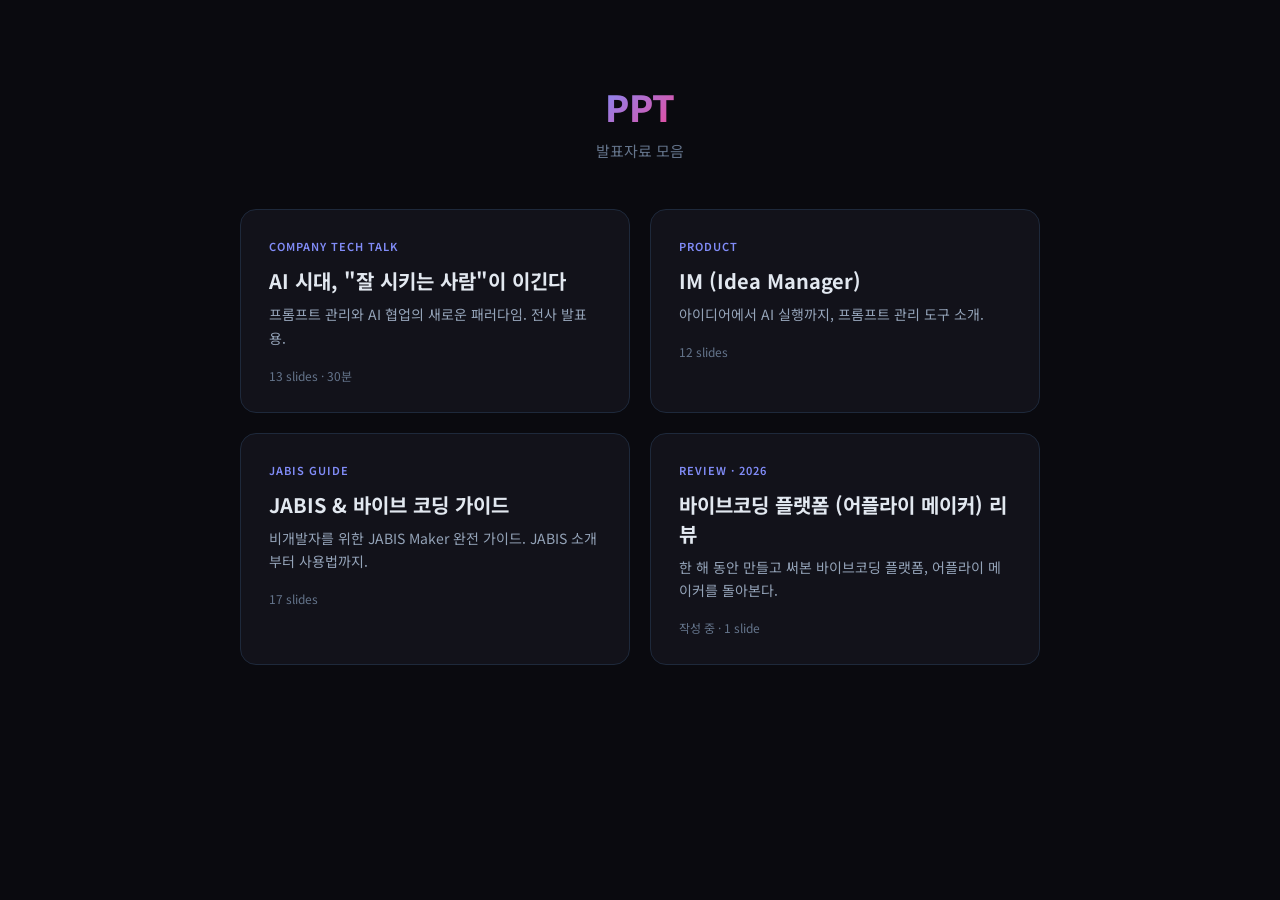
<file: index.html>
<!DOCTYPE html>
<html lang="ko">
<head>
<meta charset="UTF-8">
<meta name="viewport" content="width=device-width, initial-scale=1.0">
<title>PPT</title>
<link href="https://fonts.googleapis.com/css2?family=Inter:wght@400;500;600;700;800&family=Noto+Sans+KR:wght@400;500;600;700;800&display=swap" rel="stylesheet">
<style>
  :root {
    --bg: #0a0a0f;
    --card: #12121a;
    --card-hover: #1a1a2e;
    --accent: #6366f1;
    --accent-light: #818cf8;
    --text: #e2e8f0;
    --dim: #94a3b8;
    --muted: #64748b;
    --border: #1e293b;
  }
  * { margin: 0; padding: 0; box-sizing: border-box; }
  body {
    font-family: 'Noto Sans KR', 'Inter', sans-serif;
    background: var(--bg);
    color: var(--text);
    min-height: 100vh;
    display: flex;
    flex-direction: column;
    align-items: center;
    padding: 80px 24px;
  }
  h1 {
    font-size: 36px;
    font-weight: 800;
    margin-bottom: 8px;
    background: linear-gradient(135deg, var(--accent-light), #ec4899);
    -webkit-background-clip: text;
    -webkit-text-fill-color: transparent;
    background-clip: text;
  }
  .subtitle {
    color: var(--muted);
    font-size: 15px;
    margin-bottom: 48px;
  }
  .grid {
    display: grid;
    grid-template-columns: repeat(auto-fill, minmax(340px, 1fr));
    gap: 20px;
    width: 100%;
    max-width: 800px;
  }
  .card {
    background: var(--card);
    border: 1px solid var(--border);
    border-radius: 16px;
    padding: 28px;
    text-decoration: none;
    color: var(--text);
    transition: all 0.3s;
    cursor: pointer;
  }
  .card:hover {
    background: var(--card-hover);
    border-color: var(--accent);
    transform: translateY(-2px);
    box-shadow: 0 8px 32px rgba(99,102,241,0.15);
  }
  .card-tag {
    font-size: 11px;
    font-weight: 600;
    text-transform: uppercase;
    letter-spacing: 1px;
    color: var(--accent-light);
    margin-bottom: 12px;
  }
  .card-title {
    font-size: 20px;
    font-weight: 700;
    margin-bottom: 8px;
  }
  .card-desc {
    font-size: 14px;
    color: var(--dim);
    line-height: 1.7;
  }
  .card-meta {
    margin-top: 16px;
    font-size: 12px;
    color: var(--muted);
  }
</style>
</head>
<body>
  <h1>PPT</h1>
  <div class="subtitle">발표자료 모음</div>
  <div class="grid">
    <a class="card" href="./ai-prompt-management/index.html">
      <div class="card-tag">Company Tech Talk</div>
      <div class="card-title">AI 시대, "잘 시키는 사람"이 이긴다</div>
      <div class="card-desc">프롬프트 관리와 AI 협업의 새로운 패러다임. 전사 발표용.</div>
      <div class="card-meta">13 slides &middot; 30분</div>
    </a>
    <a class="card" href="./idea-manager/index.html">
      <div class="card-tag">Product</div>
      <div class="card-title">IM (Idea Manager)</div>
      <div class="card-desc">아이디어에서 AI 실행까지, 프롬프트 관리 도구 소개.</div>
      <div class="card-meta">12 slides</div>
    </a>
    <a class="card" href="./jabis-guide/index.html">
      <div class="card-tag">JABIS Guide</div>
      <div class="card-title">JABIS & 바이브 코딩 가이드</div>
      <div class="card-desc">비개발자를 위한 JABIS Maker 완전 가이드. JABIS 소개부터 사용법까지.</div>
      <div class="card-meta">17 slides</div>
    </a>
    <a class="card" href="./apply-maker-review/index.html">
      <div class="card-tag">Review · 2026</div>
      <div class="card-title">바이브코딩 플랫폼 (어플라이 메이커) 리뷰</div>
      <div class="card-desc">한 해 동안 만들고 써본 바이브코딩 플랫폼, 어플라이 메이커를 돌아본다.</div>
      <div class="card-meta">작성 중 · 1 slide</div>
    </a>
  </div>
</body>
</html>
</file>
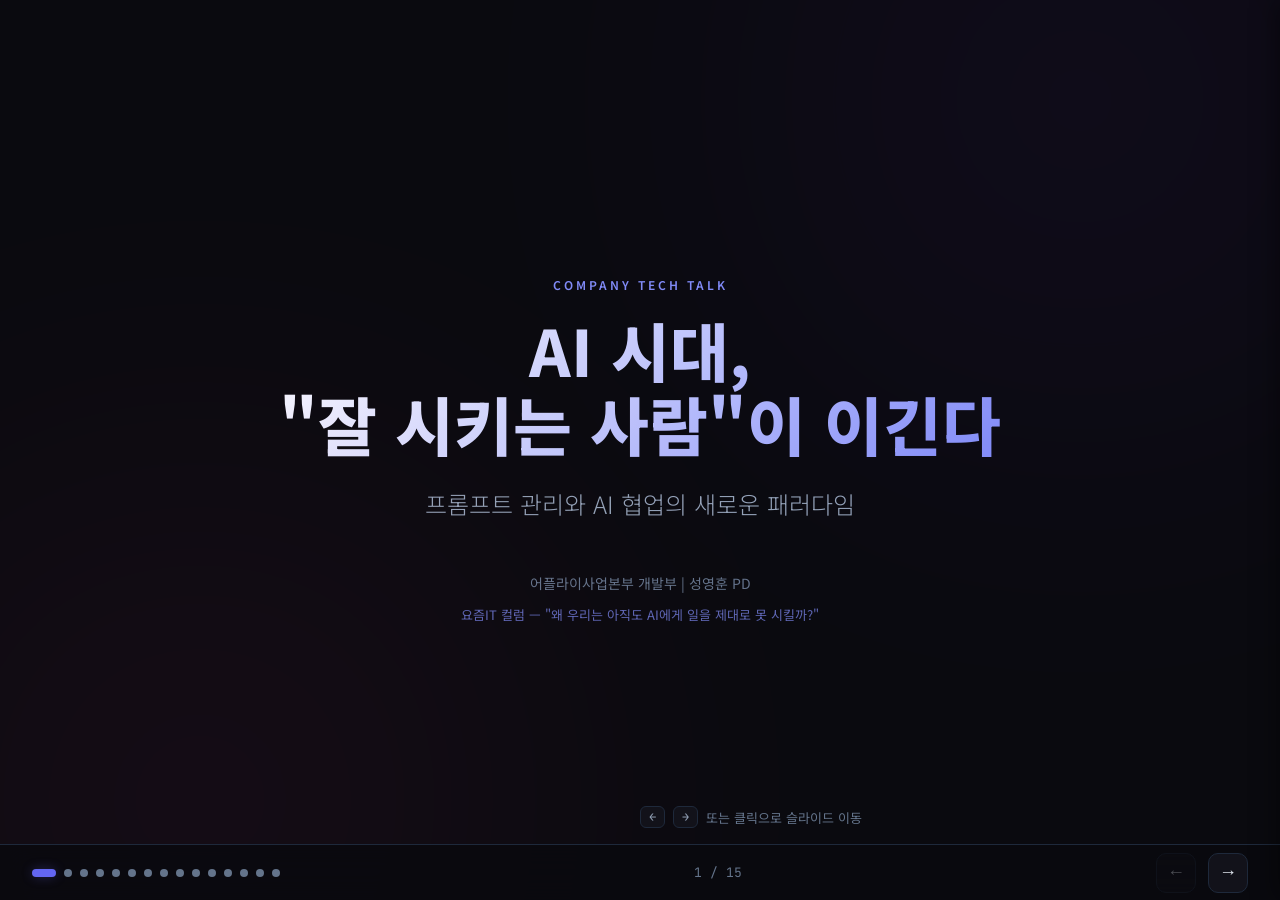
<file: ai-prompt-management/index.html>
<!DOCTYPE html>
<html lang="ko">
<head>
<meta charset="UTF-8">
<meta name="viewport" content="width=device-width, initial-scale=1.0">
<title>AI 시대, "잘 시키는 사람"이 이긴다</title>
<link href="https://fonts.googleapis.com/css2?family=Inter:wght@300;400;500;600;700;800;900&family=JetBrains+Mono:wght@400;500;600&family=Noto+Sans+KR:wght@300;400;500;600;700;800&display=swap" rel="stylesheet">
<link rel="stylesheet" href="../shared/editor.css">
<style>
  :root {
    --bg-dark: #0a0a0f;
    --bg-card: #12121a;
    --bg-card-hover: #1a1a2e;
    --accent: #6366f1;
    --accent-light: #818cf8;
    --accent-glow: rgba(99, 102, 241, 0.3);
    --green: #22c55e;
    --orange: #f59e0b;
    --pink: #ec4899;
    --cyan: #06b6d4;
    --red: #ef4444;
    --text: #e2e8f0;
    --text-dim: #94a3b8;
    --text-muted: #64748b;
    --border: #1e293b;
  }

  * { margin: 0; padding: 0; box-sizing: border-box; }

  body {
    font-family: 'Noto Sans KR', 'Inter', sans-serif;
    background: var(--bg-dark);
    color: var(--text);
    overflow: hidden;
    height: 100vh;
    width: 100vw;
  }

  .slides-wrapper {
    position: relative;
    width: 100vw;
    height: 100vh;
  }

  .slide {
    position: absolute;
    top: 0; left: 0;
    width: 100%; height: 100%;
    display: flex;
    flex-direction: column;
    justify-content: center;
    align-items: center;
    padding: 60px 80px;
    opacity: 0;
    transform: translateX(60px);
    transition: all 0.6s cubic-bezier(0.16, 1, 0.3, 1);
    pointer-events: none;
    overflow-y: auto;
  }

  .slide.active {
    opacity: 1;
    transform: translateX(0);
    pointer-events: auto;
  }

  .slide.prev {
    opacity: 0;
    transform: translateX(-60px);
  }

  /* Reveal step animation */
  .reveal-step {
    opacity: 0;
    transform: translateY(24px);
    transition: opacity 0.5s ease, transform 0.5s ease;
    pointer-events: none;
  }
  .reveal-step.revealed {
    opacity: 1;
    transform: translateY(0);
    pointer-events: auto;
  }

  /* Navigation */
  .nav-bar {
    position: fixed;
    bottom: 0;
    left: 0; right: 0;
    height: 56px;
    background: rgba(10, 10, 15, 0.85);
    backdrop-filter: blur(16px);
    border-top: 1px solid var(--border);
    display: flex;
    align-items: center;
    justify-content: space-between;
    padding: 0 32px;
    z-index: 100;
    transition: right 0.3s cubic-bezier(0.16, 1, 0.3, 1);
  }
  .nav-bar.editor-open {
    right: 420px;
  }

  .nav-dots {
    display: flex;
    gap: 8px;
    align-items: center;
  }

  .nav-dot {
    width: 8px; height: 8px;
    border-radius: 50%;
    background: var(--text-muted);
    cursor: pointer;
    transition: all 0.3s;
    border: none;
  }

  .nav-dot.active {
    background: var(--accent);
    width: 24px;
    border-radius: 4px;
    box-shadow: 0 0 12px var(--accent-glow);
  }

  .nav-arrows { display: flex; gap: 12px; }

  .nav-btn {
    width: 40px; height: 40px;
    border-radius: 10px;
    border: 1px solid var(--border);
    background: var(--bg-card);
    color: var(--text);
    cursor: pointer;
    display: flex;
    align-items: center;
    justify-content: center;
    font-size: 18px;
    transition: all 0.2s;
  }

  .nav-btn:hover { background: var(--accent); border-color: var(--accent); }
  .nav-btn:disabled { opacity: 0.3; cursor: not-allowed; }

  .nav-info {
    font-size: 13px;
    color: var(--text-muted);
    font-family: 'JetBrains Mono', monospace;
  }

  /* Common Elements */
  .slide-tag {
    font-size: 12px;
    font-weight: 600;
    letter-spacing: 3px;
    text-transform: uppercase;
    color: var(--accent-light);
    margin-bottom: 20px;
  }

  .slide-title {
    font-size: clamp(36px, 5vw, 64px);
    font-weight: 800;
    line-height: 1.15;
    margin-bottom: 24px;
    text-align: center;
    background: linear-gradient(135deg, #fff 0%, var(--accent-light) 50%, var(--pink) 100%);
    -webkit-background-clip: text;
    -webkit-text-fill-color: transparent;
    background-clip: text;
  }

  .slide-subtitle {
    font-size: clamp(18px, 2.5vw, 24px);
    color: var(--text-dim);
    text-align: center;
    max-width: 720px;
    line-height: 1.7;
    font-weight: 300;
  }

  .section-header {
    text-align: center;
    margin-bottom: 48px;
  }

  .section-header h2 {
    font-size: clamp(32px, 4vw, 52px);
    font-weight: 800;
    color: #fff;
    margin-bottom: 12px;
  }

  .section-header p {
    font-size: 18px;
    color: var(--text-dim);
    line-height: 1.7;
  }

  /* Cards */
  .cards-grid {
    display: grid;
    grid-template-columns: repeat(auto-fit, minmax(280px, 1fr));
    gap: 20px;
    width: 100%;
    max-width: 1100px;
  }

  .card {
    background: var(--bg-card);
    border: 1px solid var(--border);
    border-radius: 16px;
    padding: 28px;
    transition: all 0.3s;
    position: relative;
    overflow: hidden;
  }

  .card::before {
    content: '';
    position: absolute;
    top: 0; left: 0; right: 0;
    height: 3px;
    background: linear-gradient(90deg, var(--accent), var(--pink));
    opacity: 0;
    transition: opacity 0.3s;
  }

  .card:hover {
    border-color: var(--accent);
    transform: translateY(-4px);
    box-shadow: 0 12px 40px rgba(0,0,0,0.4);
  }

  .card:hover::before { opacity: 1; }

  /* Card pulse border animation */
  @keyframes cardPulse1 {
    0%, 100% { border-color: var(--border); box-shadow: none; }
    30%, 70% { border-color: var(--pink); box-shadow: 0 0 20px rgba(236,72,153,0.25); }
  }
  @keyframes cardPulse2 {
    0%, 100% { border-color: var(--border); box-shadow: none; }
    30%, 70% { border-color: var(--orange); box-shadow: 0 0 20px rgba(245,158,11,0.25); }
  }
  @keyframes cardPulse3 {
    0%, 100% { border-color: var(--border); box-shadow: none; }
    30%, 70% { border-color: var(--green); box-shadow: 0 0 20px rgba(34,197,94,0.25); }
  }
  .slide.active .card-pulse-1 { animation: fadeIn 0.5s ease-out both, cardPulse1 4.5s 0.5s ease-in-out infinite; }
  .slide.active .card-pulse-2 { animation: fadeIn 0.5s 0.1s ease-out both, cardPulse2 4.5s 2s ease-in-out infinite; }
  .slide.active .card-pulse-3 { animation: fadeIn 0.5s 0.2s ease-out both, cardPulse3 4.5s 3.5s ease-in-out infinite; }

  /* Flow item pulse */
  @keyframes flowPulse1 {
    0%, 100% { border-color: var(--border); box-shadow: none; }
    30%, 70% { border-color: var(--accent-light); box-shadow: 0 0 16px rgba(99,102,241,0.3); }
  }
  @keyframes flowPulse2 {
    0%, 100% { border-color: var(--border); box-shadow: none; }
    30%, 70% { border-color: var(--cyan); box-shadow: 0 0 16px rgba(6,182,212,0.3); }
  }
  @keyframes flowPulse3 {
    0%, 100% { border-color: var(--border); box-shadow: none; }
    30%, 70% { border-color: var(--pink); box-shadow: 0 0 16px rgba(236,72,153,0.3); }
  }
  @keyframes flowPulse4 {
    0%, 100% { border-color: var(--border); box-shadow: none; }
    30%, 70% { border-color: var(--green); box-shadow: 0 0 16px rgba(34,197,94,0.3); }
  }
  .slide.active .flow-pulse-1 { animation: flowPulse1 6s ease-in-out infinite; }
  .slide.active .flow-pulse-2 { animation: flowPulse2 6s 1.5s ease-in-out infinite; }
  .slide.active .flow-pulse-3 { animation: flowPulse3 6s 3s ease-in-out infinite; }
  .slide.active .flow-pulse-4 { animation: flowPulse4 6s 4.5s ease-in-out infinite; }

  .card-icon { font-size: 36px; margin-bottom: 16px; display: block; }
  .card-title { font-size: 20px; font-weight: 700; margin-bottom: 10px; color: #fff; }
  .card-desc { font-size: 16px; color: var(--text-dim); line-height: 1.7; }

  /* Code Block */
  .code-block {
    background: #0d1117;
    border: 1px solid #21262d;
    border-radius: 12px;
    padding: 24px 28px;
    font-family: 'JetBrains Mono', monospace;
    font-size: 14px;
    line-height: 1.8;
    color: #c9d1d9;
    overflow-x: auto;
    width: 100%;
    max-width: 700px;
  }

  .comment { color: #8b949e; }
  .string { color: #a5d6ff; }
  .keyword { color: #ff7b72; }
  .cmd { color: #d2a8ff; }
  .flag { color: #79c0ff; }

  /* Background Glow */
  .bg-glow {
    position: absolute;
    width: 600px; height: 600px;
    border-radius: 50%;
    filter: blur(180px);
    opacity: 0.07;
    pointer-events: none;
  }
  .bg-glow.purple { background: #7c3aed; top: -200px; right: -100px; }
  .bg-glow.pink { background: #ec4899; bottom: -200px; left: -100px; }
  .bg-glow.cyan { background: #06b6d4; top: -100px; left: -200px; }
  .bg-glow.orange { background: #f59e0b; bottom: -100px; right: -200px; }

  /* Quote */
  .quote-block {
    max-width: 800px;
    padding: 40px 48px;
    background: var(--bg-card);
    border-left: 4px solid var(--accent);
    border-radius: 0 16px 16px 0;
    font-size: 22px;
    line-height: 1.8;
    color: var(--text);
    font-weight: 400;
    position: relative;
  }

  .quote-block::before {
    content: '"';
    position: absolute;
    top: 12px; left: 16px;
    font-size: 48px;
    color: var(--accent);
    opacity: 0.4;
    font-family: Georgia, serif;
  }

  /* Terminal */
  .terminal {
    background: #1a1b26;
    border: 1px solid #2a2b3d;
    border-radius: 16px;
    overflow: hidden;
    max-width: 700px;
    width: 100%;
  }

  .terminal-header {
    display: flex;
    align-items: center;
    gap: 8px;
    padding: 12px 16px;
    background: #16161e;
    border-bottom: 1px solid #2a2b3d;
  }

  .terminal-dot {
    width: 12px; height: 12px;
    border-radius: 50%;
  }

  .terminal-body {
    padding: 24px;
    font-family: 'JetBrains Mono', monospace;
    font-size: 15px;
    line-height: 2;
    color: #a9b1d6;
  }

  .terminal-prompt { color: #7aa2f7; }
  .terminal-cursor {
    display: inline-block;
    width: 10px; height: 20px;
    background: #7aa2f7;
    animation: blink 1s infinite;
    vertical-align: text-bottom;
    margin-left: 4px;
  }

  @keyframes blink {
    0%, 50% { opacity: 1; }
    51%, 100% { opacity: 0; }
  }

  /* Flow */
  .flow {
    display: flex;
    align-items: center;
    gap: 12px;
    flex-wrap: wrap;
    justify-content: center;
    margin: 24px 0;
  }

  .flow-item {
    display: flex;
    flex-direction: column;
    align-items: center;
    gap: 8px;
    padding: 20px 28px;
    background: var(--bg-card);
    border: 1px solid var(--border);
    border-radius: 16px;
    min-width: 130px;
    transition: all 0.3s;
  }

  .flow-item:hover { border-color: var(--accent); transform: translateY(-2px); }
  .flow-emoji { font-size: 32px; }
  .flow-label { font-size: 15px; font-weight: 700; color: #fff; }
  .flow-sub { font-size: 12px; color: var(--text-muted); }
  .flow-arrow { font-size: 24px; color: var(--accent); }

  /* Evolution timeline */
  .evo-timeline {
    display: flex;
    flex-direction: column;
    gap: 0;
    max-width: 900px;
    width: 100%;
    position: relative;
  }

  .evo-item {
    display: grid;
    grid-template-columns: 200px 60px 1fr;
    align-items: center;
    gap: 0;
    position: relative;
  }

  .evo-label {
    text-align: right;
    padding-right: 24px;
  }

  .evo-label-title {
    font-size: 18px;
    font-weight: 700;
    color: #fff;
  }

  .evo-label-sub {
    font-size: 13px;
    color: var(--text-muted);
    margin-top: 4px;
  }

  .evo-dot-wrap {
    display: flex;
    flex-direction: column;
    align-items: center;
    position: relative;
  }

  .evo-dot {
    width: 20px; height: 20px;
    border-radius: 50%;
    background: var(--accent);
    border: 3px solid var(--bg-dark);
    z-index: 2;
    box-shadow: 0 0 12px var(--accent-glow);
  }

  .evo-line {
    width: 2px;
    height: 60px;
    background: var(--border);
  }

  .evo-content {
    padding: 20px 24px;
    background: var(--bg-card);
    border: 1px solid var(--border);
    border-radius: 12px;
    margin: 8px 0;
  }

  .evo-content p {
    font-size: 16px;
    color: var(--text-dim);
    line-height: 1.7;
  }

  /* Comparison */
  .compare-grid {
    display: grid;
    grid-template-columns: 1fr 1fr;
    gap: 24px;
    max-width: 900px;
    width: 100%;
  }

  .compare-col {
    padding: 32px;
    border-radius: 16px;
    border: 1px solid var(--border);
    background: var(--bg-card);
  }

  .compare-col.bad { border-color: rgba(239, 68, 68, 0.3); }
  .compare-col.good { border-color: rgba(34, 197, 94, 0.3); }

  .compare-title {
    font-size: 16px;
    font-weight: 700;
    margin-bottom: 20px;
    display: flex;
    align-items: center;
    gap: 8px;
  }

  .compare-col.bad .compare-title { color: var(--red); }
  .compare-col.good .compare-title { color: var(--green); }

  .compare-item {
    font-size: 15px;
    color: var(--text-dim);
    line-height: 1.8;
    padding: 8px 0;
    border-bottom: 1px solid rgba(255,255,255,0.03);
  }

  .compare-item:last-child { border-bottom: none; }

  /* Circle visualization */
  .circles-wrap {
    display: flex;
    gap: 48px;
    align-items: flex-end;
    justify-content: center;
    margin: 32px 0;
  }

  .circle-person {
    display: flex;
    flex-direction: column;
    align-items: center;
    gap: 16px;
  }

  .circle-orbs {
    display: flex;
    flex-wrap: wrap;
    gap: 8px;
    justify-content: center;
    max-width: 200px;
  }

  .circle-orb {
    width: 48px; height: 48px;
    border-radius: 50%;
    display: flex;
    align-items: center;
    justify-content: center;
    font-size: 20px;
    border: 2px solid;
    transition: all 0.3s;
  }

  .circle-orb:hover { transform: scale(1.15); }

  .circle-label {
    font-size: 18px;
    font-weight: 700;
    color: #fff;
  }

  .circle-sub {
    font-size: 13px;
    color: var(--text-muted);
  }

  /* Kbd */
  .kbd {
    display: inline-block;
    padding: 2px 8px;
    background: var(--bg-card);
    border: 1px solid var(--border);
    border-radius: 6px;
    font-family: 'JetBrains Mono', monospace;
    font-size: 12px;
    color: var(--text-dim);
  }

  /* Feature list */
  .feature-list {
    display: grid;
    grid-template-columns: repeat(2, 1fr);
    gap: 14px;
    max-width: 800px;
    width: 100%;
  }

  .feature-item {
    display: flex;
    align-items: center;
    gap: 12px;
    padding: 14px 20px;
    background: var(--bg-card);
    border: 1px solid var(--border);
    border-radius: 12px;
    font-size: 15px;
    transition: all 0.2s;
  }

  .feature-item:hover { border-color: var(--accent); }

  .feature-check {
    width: 28px; height: 28px;
    border-radius: 8px;
    background: rgba(34, 197, 94, 0.15);
    color: var(--green);
    display: flex;
    align-items: center;
    justify-content: center;
    font-size: 14px;
    font-weight: 700;
    flex-shrink: 0;
  }

  /* Summary card */
  .summary-list {
    display: flex;
    flex-direction: column;
    gap: 20px;
    max-width: 800px;
    width: 100%;
  }

  .summary-item {
    display: grid;
    grid-template-columns: 56px 1fr;
    gap: 20px;
    align-items: start;
    padding: 24px 28px;
    background: var(--bg-card);
    border: 1px solid var(--border);
    border-radius: 16px;
  }

  .summary-num {
    width: 48px; height: 48px;
    border-radius: 14px;
    display: flex;
    align-items: center;
    justify-content: center;
    font-size: 22px;
    font-weight: 800;
    color: #fff;
  }

  .summary-text {
    font-size: 18px;
    line-height: 1.7;
    color: var(--text);
  }

  .summary-text strong { color: #fff; }

  /* Prompt example */
  .prompt-example {
    background: var(--bg-card);
    border: 1px solid var(--border);
    border-radius: 16px;
    padding: 28px 32px;
    max-width: 560px;
    width: 100%;
  }

  .prompt-label {
    font-size: 12px;
    font-weight: 600;
    letter-spacing: 2px;
    text-transform: uppercase;
    margin-bottom: 16px;
  }

  .prompt-text {
    font-size: 15px;
    line-height: 1.9;
    color: var(--text-dim);
    font-family: 'JetBrains Mono', monospace;
  }

  /* Highlight annotation */
  .highlight {
    color: var(--accent-light);
    font-weight: 600;
  }

  .highlight-pink {
    color: var(--pink);
    font-weight: 600;
  }

  .highlight-green {
    color: var(--green);
    font-weight: 600;
  }

  .highlight-orange {
    color: var(--orange);
    font-weight: 600;
  }

  /* Initial hint */
  .init-hint {
    position: fixed;
    bottom: 72px;
    left: 50%;
    transform: translateX(-50%);
    font-size: 13px;
    color: var(--text-muted);
    display: flex;
    align-items: center;
    gap: 8px;
    opacity: 0.7;
    z-index: 99;
    animation: fadeInUp 1s ease 1s both;
  }

  @keyframes fadeInUp {
    from { opacity: 0; transform: translateX(-50%) translateY(10px); }
    to { opacity: 0.7; transform: translateX(-50%) translateY(0); }
  }

  /* Big number */
  .big-number {
    font-size: 72px;
    font-weight: 900;
    background: linear-gradient(135deg, var(--accent-light), var(--pink));
    -webkit-background-clip: text;
    -webkit-text-fill-color: transparent;
    background-clip: text;
    line-height: 1;
  }

  /* Custom Scrollbar */
  ::-webkit-scrollbar {
    width: 5px;
    height: 5px;
  }

  ::-webkit-scrollbar-track {
    background: transparent;
  }

  ::-webkit-scrollbar-thumb {
    background: rgba(255,255,255,0.1);
    border-radius: 4px;
  }

  ::-webkit-scrollbar-thumb:hover {
    background: rgba(255,255,255,0.2);
  }

  /* Demo panel scrollbar - slightly more visible */
  .demo-panel-body::-webkit-scrollbar-thumb {
    background: rgba(255,255,255,0.08);
  }

  .demo-panel-body::-webkit-scrollbar-thumb:hover {
    background: rgba(255,255,255,0.15);
  }

  /* Demo Mockup */
  .demo-frame {
    width: 100%;
    max-width: 1100px;
    background: #0e0e14;
    border: 1px solid #2a2b3d;
    border-radius: 12px;
    overflow: hidden;
    box-shadow: 0 24px 80px rgba(0,0,0,0.6);
  }

  .demo-titlebar {
    display: flex;
    align-items: center;
    gap: 8px;
    padding: 10px 16px;
    background: #16161e;
    border-bottom: 1px solid #2a2b3d;
  }

  .demo-titlebar-dot { width: 12px; height: 12px; border-radius: 50%; }

  .demo-titlebar-text {
    flex: 1;
    text-align: center;
    font-size: 12px;
    color: var(--text-muted);
    font-family: 'JetBrains Mono', monospace;
  }

  .demo-header {
    display: flex;
    align-items: center;
    justify-content: space-between;
    padding: 12px 20px;
    border-bottom: 1px solid #1e2030;
    background: #12121c;
  }

  .demo-header-title {
    font-size: 15px;
    font-weight: 700;
    color: #fff;
    display: flex;
    align-items: center;
    gap: 8px;
  }

  .demo-header-actions {
    display: flex;
    gap: 8px;
  }

  .demo-header-btn {
    padding: 5px 12px;
    border-radius: 6px;
    font-size: 11px;
    font-weight: 600;
    border: 1px solid #2a2b3d;
    background: #1a1a2e;
    color: var(--text-dim);
  }

  .demo-header-btn.primary {
    background: var(--accent);
    border-color: var(--accent);
    color: #fff;
  }

  .demo-body {
    display: grid;
    grid-template-columns: 300px 1fr 320px;
    height: 420px;
  }

  .demo-panel {
    border-right: 1px solid #1e2030;
    display: flex;
    flex-direction: column;
    overflow: hidden;
  }

  .demo-panel:last-child { border-right: none; }

  .demo-panel-header {
    padding: 10px 16px;
    font-size: 11px;
    font-weight: 700;
    letter-spacing: 1px;
    text-transform: uppercase;
    color: var(--text-muted);
    border-bottom: 1px solid #1e2030;
    background: rgba(255,255,255,0.02);
    display: flex;
    align-items: center;
    justify-content: space-between;
  }

  .demo-panel-body {
    flex: 1;
    padding: 16px;
    overflow-y: auto;
    font-size: 13px;
    line-height: 1.8;
    color: var(--text-dim);
  }

  .demo-task {
    display: flex;
    align-items: center;
    gap: 10px;
    padding: 8px 12px;
    border-radius: 8px;
    margin-bottom: 4px;
    cursor: default;
    transition: all 0.15s;
    font-size: 13px;
  }

  .demo-task:hover { background: rgba(255,255,255,0.03); }
  .demo-task.selected { background: rgba(99,102,241,0.1); border: 1px solid rgba(99,102,241,0.2); }

  .demo-task-status {
    width: 8px; height: 8px;
    border-radius: 50%;
    flex-shrink: 0;
  }

  .demo-task-name { flex: 1; color: var(--text); font-weight: 500; }

  .demo-task-badge {
    font-size: 10px;
    padding: 2px 8px;
    border-radius: 4px;
    font-weight: 600;
  }

  .demo-sub-header {
    font-size: 12px;
    font-weight: 700;
    color: var(--text-muted);
    padding: 8px 12px 4px;
    display: flex;
    align-items: center;
    gap: 6px;
  }

  .demo-prompt-area {
    background: #0d1117;
    border: 1px solid #21262d;
    border-radius: 8px;
    padding: 14px;
    font-family: 'JetBrains Mono', monospace;
    font-size: 12px;
    line-height: 1.9;
    color: #a9b1d6;
    margin-top: 8px;
    flex: 1;
  }

  .demo-prompt-line { color: #a9b1d6; }
  .demo-prompt-comment { color: #565f89; }
  .demo-prompt-highlight { color: #7aa2f7; }

  /* slides-wrapper가 에디터 열릴 때 줄어듦 (editor panel itself is styled in shared/editor.css) */
  .slides-wrapper.editor-open {
    width: calc(100vw - 420px);
    transition: width 0.3s cubic-bezier(0.16, 1, 0.3, 1);
  }

  /* ═══ Ambient Animations ═══ */

  @keyframes drift {
    0%, 100% { transform: translate(0, 0); }
    33% { transform: translate(30px, -25px); }
    66% { transform: translate(-20px, 15px); }
  }

  .bg-glow { animation: drift 25s ease-in-out infinite; }
  .bg-glow.pink { animation-duration: 30s; animation-delay: -7s; }
  .bg-glow.cyan { animation-duration: 22s; animation-delay: -12s; }
  .bg-glow.orange { animation-duration: 28s; animation-delay: -4s; }

  @keyframes shimmer {
    0%, 100% { background-position: 0% 50%; }
    50% { background-position: 100% 50%; }
  }

  .slide-title { background-size: 200% 200%; animation: shimmer 3s ease-in-out infinite; }

  @keyframes borderGlow {
    0%, 100% { border-left-color: var(--accent); box-shadow: none; }
    50% { border-left-color: var(--accent-light); box-shadow: -2px 0 24px rgba(99,102,241,0.15); }
  }

  .slide.active .quote-block { animation: borderGlow 4s ease-in-out infinite; }

  @keyframes termGlow {
    0%, 100% { box-shadow: 0 0 0 rgba(122,162,247,0); }
    50% { box-shadow: 0 0 40px rgba(122,162,247,0.08); }
  }

  .slide.active .terminal { animation: termGlow 5s ease-in-out infinite; }

  @keyframes orbDrift {
    0%, 100% {
      transform: translate(0, 0);
      box-shadow: 0 0 0 0 var(--orb-color, rgba(255,255,255,0.2));
    }
    50% {
      transform: translate(var(--dx, 0px), var(--dy, 0px));
      box-shadow: 0 0 12px 5px var(--orb-color, rgba(255,255,255,0.12));
    }
  }

  .slide.active .circle-orb { animation: orbDrift 3s ease-in-out infinite; }

  @keyframes arrowPulse {
    0%, 100% { opacity: 0.5; }
    50% { opacity: 1; }
  }

  .slide.active .flow-arrow { animation: arrowPulse 2s ease-in-out infinite; }

  @keyframes badgeFloat {
    0%, 100% { transform: translateY(0); }
    50% { transform: translateY(-6px); }
  }

  .magic-words > div:nth-child(1) { animation: badgeFloat 3s ease-in-out infinite; }
  .magic-words > div:nth-child(2) { animation: badgeFloat 3.5s ease-in-out infinite 0.5s; }
  .magic-words > div:nth-child(3) { animation: badgeFloat 4s ease-in-out infinite 1s; }

  @keyframes navGlow {
    0%, 100% { box-shadow: 0 0 8px var(--accent-glow); }
    50% { box-shadow: 0 0 16px var(--accent-glow), 0 0 4px var(--accent); }
  }

  .nav-dot.active { animation: navGlow 2s ease-in-out infinite; }

  /* ═══ Entry Animations ═══ */

  @keyframes fadeIn {
    from { opacity: 0; }
    to { opacity: 1; }
  }

  @keyframes fadeInUp {
    from { opacity: 0; transform: translateY(16px); }
    to { opacity: 1; transform: translateY(0); }
  }

  .slide.active .card:not([class*="card-pulse-"]) { animation: fadeIn 0.5s ease-out both; }
  .slide.active .card:not([class*="card-pulse-"]):nth-child(2) { animation-delay: 0.1s; }
  .slide.active .card:not([class*="card-pulse-"]):nth-child(3) { animation-delay: 0.2s; }

  .slide.active .feature-item { animation: fadeInUp 0.4s ease-out both; }
  .slide.active .feature-item:nth-child(2) { animation-delay: 0.05s; }
  .slide.active .feature-item:nth-child(3) { animation-delay: 0.1s; }
  .slide.active .feature-item:nth-child(4) { animation-delay: 0.15s; }
  .slide.active .feature-item:nth-child(5) { animation-delay: 0.2s; }
  .slide.active .feature-item:nth-child(6) { animation-delay: 0.25s; }
  .slide.active .feature-item:nth-child(7) { animation-delay: 0.3s; }
  .slide.active .feature-item:nth-child(8) { animation-delay: 0.35s; }

  .slide.active .summary-item { animation: fadeInUp 0.5s ease-out both; }
  .slide.active .summary-item:nth-child(2) { animation-delay: 0.15s; }
  .slide.active .summary-item:nth-child(3) { animation-delay: 0.3s; }

  .slide.active .compare-col { animation: fadeInUp 0.6s ease-out both; }
  .slide.active .compare-col:nth-child(2) { animation-delay: 0.2s; }

  /* Demo mockup subtle breathing */
  @keyframes demoBreathe {
    0%, 100% { box-shadow: 0 24px 80px rgba(0,0,0,0.6); }
    50% { box-shadow: 0 24px 80px rgba(0,0,0,0.6), 0 0 60px rgba(99,102,241,0.05); }
  }

  .slide.active .demo-frame { animation: demoBreathe 6s ease-in-out infinite; }
</style>
</head>
<body>

<div class="slides-wrapper">

  <!-- Slide 0: Title -->
  <div class="slide active" data-index="0">
    <div class="bg-glow purple"></div>
    <div class="bg-glow pink"></div>
    <div class="slide-tag">Company Tech Talk</div>
    <h1 class="slide-title">AI 시대,<br>"잘 시키는 사람"이 이긴다</h1>
    <div class="slide-subtitle">
      프롬프트 관리와 AI 협업의 새로운 패러다임
    </div>
    <div style="margin-top: 48px; font-size: 14px; color: var(--text-muted);">
      어플라이사업본부 개발부 | 성영훈 PD
    </div>
    <a href="https://yozm.wishket.com/magazine/detail/3687/" target="_blank" style="margin-top: 12px; font-size: 13px; color: var(--accent-light); text-decoration: none; opacity: 0.7; transition: opacity 0.2s;" onmouseover="this.style.opacity='1'" onmouseout="this.style.opacity='0.7'">
      요즘IT 컬럼 &mdash; "왜 우리는 아직도 AI에게 일을 제대로 못 시킬까?"
    </a>
    <div class="init-hint">
      <span class="kbd">&larr;</span> <span class="kbd">&rarr;</span> 또는 클릭으로 슬라이드 이동
    </div>
  </div>

  <!-- Slide 1: AI가 개발자를 대체한다고? -->
  <div class="slide" data-index="1">
    <div class="bg-glow cyan"></div>
    <div class="bg-glow orange"></div>
    <div class="section-header">
      <div class="slide-tag">Introduction</div>
      <h2>"AI가 개발자를 대체할 것 같아요?"</h2>
      <p>요즘 이 질문은 어딜 가나 따라옵니다</p>
    </div>
    <div class="reveal-step" style="max-width: 800px; width: 100%; margin-bottom: 36px;">
      <div style="padding: 28px 32px; background: var(--bg-card); border: 1px solid rgba(148,163,184,0.15); border-radius: 16px;">
        <div style="font-size: 28px; margin-bottom: 12px;">😅</div>
        <div style="font-size: 18px; color: #fff; font-weight: 600; margin-bottom: 10px; line-height: 1.6;">"개발자 이제 다 망했으니, 다 같이 치킨집이나 차리자"</div>
        <div style="font-size: 15px; color: var(--text-dim); line-height: 1.8; margin-top: 12px;">웃기면서도 씁쓸한 건,<br>1년 전만 해도 "AI는 강력한 <span class="highlight-green">협업 도구</span>일 뿐"이라고 했다는 점입니다.<br>절대 대체는 못 한다고도 했고요.</div>
        <div style="font-size: 14px; color: var(--text-muted); margin-top: 12px;">— 농담 반, 진담 반</div>
      </div>
    </div>
    <div class="reveal-step" style="display: flex; gap: 32px; max-width: 800px; width: 100%;">
      <div style="flex: 1; padding: 28px; background: var(--bg-card); border: 1px solid rgba(148,163,184,0.2); border-radius: 16px; text-align: center;">
        <div style="font-size: 40px; margin-bottom: 12px;">&#128187;</div>
        <div style="font-size: 14px; font-weight: 600; letter-spacing: 1px; color: var(--text-muted); margin-bottom: 8px;">1년 전</div>
        <div style="font-size: 20px; font-weight: 700; color: #fff;">"IDE 뭐가 좋아?"</div>
      </div>
      <div style="display: flex; align-items: center; font-size: 32px; color: var(--accent);">&#10230;</div>
      <div style="flex: 1; padding: 28px; background: var(--bg-card); border: 1px solid rgba(99,102,241,0.3); border-radius: 16px; text-align: center;">
        <div style="font-size: 40px; margin-bottom: 12px; font-family: 'JetBrains Mono', monospace; color: var(--accent-light);">&gt;_</div>
        <div style="font-size: 14px; font-weight: 600; letter-spacing: 1px; color: var(--accent-light); margin-bottom: 8px;">지금</div>
        <div style="font-size: 20px; font-weight: 700; color: #fff;">"AI CLI 뭐가 좋아?"</div>
      </div>
    </div>
  </div>

  <!-- Slide 2: 대체 불가능한 존재 -->
  <div class="slide" data-index="2">
    <div class="bg-glow purple"></div>
    <div class="bg-glow cyan"></div>
    <div class="section-header">
      <div class="slide-tag">Introduction</div>
      <h2>"대체 불가능한 존재가 돼라"</h2>
      <p>그런데 AI 시대에, 그 의미가 달라지고 있습니다</p>
    </div>
    <div style="max-width: 800px; width: 100%; margin-bottom: 36px;">
      <div style="display: flex; gap: 32px;">
        <div style="flex: 1; padding: 28px; background: var(--bg-card); border: 1px solid rgba(148,163,184,0.2); border-radius: 16px; text-align: center;">
          <div style="font-size: 14px; font-weight: 600; letter-spacing: 1px; color: var(--text-muted); margin-bottom: 12px;">예전</div>
          <div style="font-size: 18px; color: #fff; font-weight: 700; margin-bottom: 8px;">코딩을 잘하면</div>
          <div style="font-size: 15px; color: var(--text-dim);">= 대체 불가능</div>
        </div>
        <div style="display: flex; align-items: center; font-size: 32px; color: var(--accent);">&#10230;</div>
        <div style="flex: 1; padding: 28px; background: var(--bg-card); border: 1px solid rgba(239,68,68,0.2); border-radius: 16px; text-align: center;">
          <div style="font-size: 14px; font-weight: 600; letter-spacing: 1px; color: var(--pink); margin-bottom: 12px;">지금</div>
          <div style="font-size: 18px; color: #fff; font-weight: 700; margin-bottom: 8px;">코딩을 아무리 잘해도</div>
          <div style="font-size: 15px; color: var(--pink);">AI에 밀릴 수 있는 시대</div>
        </div>
      </div>
    </div>
    <div class="quote-block" style="max-width: 800px;">
      <div style="padding-left: 24px; font-size: 22px; line-height: 1.9;">
        그렇다면 AI 시대에<br>
        <strong style="color: #fff;">대체 불가능한 사람</strong>이 되려면,<br>
        무엇을 해야 할까요?
      </div>
    </div>
  </div>

  <!-- Slide 3: AI가 못 하는 것 -->
  <div class="slide" data-index="3">
    <div class="bg-glow cyan"></div>
    <div class="section-header">
      <div class="slide-tag">The Paradox</div>
      <h2>AI가 못 하는 것</h2>
      <p>시키지 않은 일을 AI는 못 합니다</p>
    </div>
    <div class="terminal" style="margin-bottom: 36px;">
      <div class="terminal-header">
        <div class="terminal-dot" style="background: #ff5f57;"></div>
        <div class="terminal-dot" style="background: #febc2e;"></div>
        <div class="terminal-dot" style="background: #28c840;"></div>
        <span style="margin-left: 12px; font-size: 13px; color: var(--text-muted); font-family: 'JetBrains Mono', monospace;">Terminal</span>
      </div>
      <div class="terminal-body">
        <div><span class="terminal-prompt">$</span> claude</div>
        <div style="color: #565f89; margin-top: 8px;">Claude Code v1.0</div>
        <div style="color: #565f89;">Waiting for input...</div>
        <div style="margin-top: 16px;"><span class="terminal-prompt">></span> <span class="terminal-cursor"></span></div>
      </div>
    </div>
    <div style="max-width: 700px; text-align: center;">
      <div style="font-size: 22px; color: #fff; font-weight: 700; margin-bottom: 16px;">
        아무리 기다려도, AI는 먼저 시작하지 않습니다
      </div>
      <div style="font-size: 17px; color: var(--text-dim); line-height: 1.9;">
        시키면 <span class="highlight-green">진짜 잘합니다</span>. 리팩토링, 테스트 코드, 보고서 초안, 데이터 분석까지.<br>
        하지만 <span class="highlight-pink">시키지 않으면</span> 커서만 깜빡이며 가만히 있죠.<br><br>
        <span style="color: var(--accent-light); font-size: 19px; font-weight: 700;">오직 사람만이 AI에게 정확한 니즈와 비즈니스 로직을 줄 수 있습니다.</span><br>
        어떤 고객이 무엇을 필요로 하는지 파악하는 건, 결국 사람의 일이에요.
      </div>
    </div>
  </div>

  <!-- Slide 4: "잘 시킨다"는 게 뭘까요 -->
  <div class="slide" data-index="4">
    <div class="section-header">
      <div class="slide-tag">Prompt Engineering</div>
      <h2>"잘 시킨다"는 게 뭘까요</h2>
      <p>같은 일을 시켜도, 어떻게 시키느냐에 따라 결과가 달라집니다</p>
    </div>
    <div class="compare-grid">
      <div class="compare-col bad">
        <div class="compare-title">&#10060; 이렇게 시키면</div>
        <div class="prompt-example" style="padding: 20px; background: rgba(239,68,68,0.05); border-color: rgba(239,68,68,0.15);">
          <div class="prompt-text" style="font-size: 16px; color: var(--text-dim);">
            로그인 기능 만들어줘
          </div>
        </div>
        <div style="margin-top: 16px; font-size: 15px; color: var(--text-muted); line-height: 1.8;">
          프레임워크도 다르고<br>
          인증 방식도 다르고<br>
          구조도 안 맞는 결과물
        </div>
      </div>
      <div class="compare-col good">
        <div class="compare-title">&#9989; 이렇게 시키면</div>
        <div class="prompt-example" style="padding: 20px; background: rgba(34,197,94,0.05); border-color: rgba(34,197,94,0.15);">
          <div class="prompt-text" style="font-size: 13px; color: var(--text-dim);">
            Express + TypeScript 백엔드,<br>
            JWT 기반 인증 사용 중.<br><br>
            POST /api/auth/login<br>
            - bcrypt 검증<br>
            - accessToken(15분)<br>
            - refreshToken(7일)<br>
            - 실패 시 401 + 명확한 메시지
          </div>
        </div>
        <div style="margin-top: 16px; font-size: 15px; color: var(--text-muted); line-height: 1.8;">
          맥락, 기술 스택, 요구사항이<br>
          명확한 결과물
        </div>
      </div>
    </div>
    <div class="magic-words" style="margin-top: 28px; display: flex; gap: 14px; justify-content: center; flex-wrap: wrap;">
      <div style="padding: 10px 20px; background: rgba(245,158,11,0.1); border: 1px solid rgba(245,158,11,0.2); border-radius: 10px; font-size: 14px; color: var(--orange);">
        &#10024; "Think step by step"
      </div>
      <div style="padding: 10px 20px; background: rgba(236,72,153,0.1); border: 1px solid rgba(236,72,153,0.2); border-radius: 10px; font-size: 14px; color: var(--pink);">
        &#127913; "You are an expert"
      </div>
      <div style="padding: 10px 20px; background: rgba(34,197,94,0.1); border: 1px solid rgba(34,197,94,0.2); border-radius: 10px; font-size: 14px; color: var(--green);">
        &#128176; "I'll tip you $200"
      </div>
    </div>
    <div style="margin-top: 12px; font-size: 14px; color: var(--text-muted); text-align: center;">
      "마법의 단어"를 찾아다니던 시대 &mdash; 프롬프트 마켓플레이스까지 등장
    </div>
  </div>

  <!-- Slide 5: 엔지니어링의 진화 -->
  <div class="slide" data-index="5">
    <div class="bg-glow purple"></div>
    <div class="section-header">
      <div class="slide-tag">Evolution</div>
      <h2>"잘 시킨다"의 진화</h2>
      <p>프롬프트에서 환경 설계까지, 의미가 넓어지고 있습니다</p>
    </div>
    <div style="display: flex; flex-direction: column; gap: 20px; max-width: 950px; width: 100%;">
      <div style="display: grid; grid-template-columns: 240px 1fr; gap: 24px; align-items: center; padding: 24px 28px; background: var(--bg-card); border: 1px solid var(--border); border-radius: 16px;">
        <div>
          <div style="font-size: 18px; font-weight: 700; color: var(--accent-light);">Prompt Engineering</div>
          <div style="font-size: 13px; color: var(--text-muted); margin-top: 4px;">어떤 말을 쓸까</div>
        </div>
        <div style="font-size: 16px; color: var(--text-dim); line-height: 1.8;">
          "Think step by step", "You are an expert" 같은 <strong style="color:#fff;">마법의 단어</strong>를 찾던 시대였습니다.<br>
          프롬프트 마켓플레이스에서 잘 동작하는 프롬프트를 사고팔기도 했죠.
        </div>
      </div>
      <div style="display: flex; justify-content: center;">
        <span style="font-size: 24px; color: var(--accent);">&#11015;</span>
      </div>
      <div style="display: grid; grid-template-columns: 240px 1fr; gap: 24px; align-items: center; padding: 24px 28px; background: var(--bg-card); border: 1px solid rgba(6,182,212,0.3); border-radius: 16px;">
        <div>
          <div style="font-size: 18px; font-weight: 700; color: var(--cyan);">Context Engineering</div>
          <div style="font-size: 13px; color: var(--text-muted); margin-top: 4px;">어떤 정보를 줄까</div>
        </div>
        <div style="font-size: 16px; color: var(--text-dim); line-height: 1.8;">
          컨텍스트 윈도우가 4K &rarr; <strong style="color:#fff;">1M 토큰</strong>으로. AI가 프로젝트 전체를 읽고 파악합니다.<br>
          배경, 기술 스택, 기대 결과, 제약 조건까지 <strong style="color:#fff;">맥락을 빠짐없이 전달</strong>하는 거죠.
        </div>
      </div>
      <div style="display: flex; justify-content: center;">
        <span style="font-size: 24px; color: var(--accent);">&#11015;</span>
      </div>
      <div style="display: grid; grid-template-columns: 240px 1fr; gap: 24px; align-items: center; padding: 24px 28px; background: var(--bg-card); border: 1px solid rgba(236,72,153,0.3); border-radius: 16px;">
        <div>
          <div style="font-size: 18px; font-weight: 700; color: var(--pink);">Harness Engineering</div>
          <div style="font-size: 13px; color: var(--text-muted); margin-top: 4px;">어떤 환경을 만들까</div>
        </div>
        <div style="font-size: 16px; color: var(--text-dim); line-height: 1.8;">
          프롬프트가 "우회전해"라는 말이라면, 컨텍스트는 지도와 표지판.<br>
          하네스는 <strong style="color:#fff;">고삐, 안장, 울타리, 길 자체</strong>입니다.<br>
          CLAUDE.md, MCP 서버, 자동 린트 훅으로 <strong style="color:#fff;">환경이 규칙을 강제</strong>합니다.
        </div>
      </div>
    </div>
    <div style="margin-top: 28px; font-size: 15px; color: var(--text-muted); text-align: center;">
      이 셋은 대체 관계가 아니라 <strong style="color: var(--text);">포함 관계</strong>입니다. 좋은 프롬프트 + 충분한 맥락 + 잘 설계된 환경.
    </div>
  </div>

  <!-- Slide 6: 프롬프트 관리 문제 -->
  <div class="slide" data-index="6">
    <div class="bg-glow orange"></div>
    <div class="section-header">
      <div class="slide-tag">The Problem</div>
      <h2>그 프롬프트, 어디에 쌓고 있나요?</h2>
    </div>
    <div class="quote-block" style="margin-bottom: 40px;">
      <div style="padding-left: 24px;">
        아침에 출근하면 오늘 할 일을 정리하고, 프롬프트로 만들어서 AI한테 넘깁니다.<br>
        AI가 처리하는 동안, 저는 이미 다음 프롬프트를 만들고 있어요.<br><br>
        어느 순간 깨달았습니다.<br>
        <strong style="color: #fff;">나는 코딩하는 사람이 아니라, 프롬프트 만드는 사람이 되어가고 있구나.</strong>
      </div>
    </div>
    <div class="cards-grid card-pulse-group" style="max-width: 900px; grid-template-columns: repeat(3, 1fr);">
      <div class="card card-pulse-1">
        <span class="card-icon" style="font-size: 36px;">&#128187;</span>
        <div class="card-title">VSCode</div>
        <div class="card-desc">
          폴더별로 정리했지만<br>
          <span style="color: var(--red);">실행/대기 구분 불가</span>
        </div>
      </div>
      <div class="card card-pulse-2">
        <span class="card-icon">&#128221;</span>
        <div class="card-title">Notion</div>
        <div class="card-desc">
          상태 표시는 되지만<br>
          <span style="color: var(--red);">복붙 필요, 흐름 끊김</span>
        </div>
      </div>
      <div class="card card-pulse-3">
        <span class="card-icon">&#129300;</span>
        <div class="card-title">필요한 것</div>
        <div class="card-desc">
          프로젝트별 묶기<br>
          상태 관리<br>
          <span style="color: var(--green);">AI에게 바로 전달</span>
        </div>
      </div>
    </div>
  </div>

  <!-- Slide 7: IM 소개 -->
  <div class="slide" data-index="7">
    <div class="bg-glow purple"></div>
    <div class="bg-glow pink"></div>
    <div class="section-header">
      <div class="slide-tag">Solution</div>
      <h2>그래서 만들어봤다</h2>
      <p>아이디어에서 AI 실행까지, 하나의 흐름으로 연결합니다</p>
    </div>
    <div style="margin-bottom: 40px;">
      <div style="font-size: 56px; font-weight: 900; text-align: center; background: linear-gradient(135deg, var(--accent-light), var(--pink)); -webkit-background-clip: text; -webkit-text-fill-color: transparent; background-clip: text;">
        Idea Manager
      </div>
      <div style="text-align: center; font-size: 15px; color: var(--text-muted); margin-top: 8px;">
        npm package &middot; CLI + Web UI &middot; 100% 로컬 실행
      </div>
    </div>
    <div class="flow">
      <div class="flow-item flow-pulse-1">
        <span class="flow-emoji">&#128173;</span>
        <span class="flow-label">Brainstorming</span>
        <div class="flow-sub">머릿속 아이디어</div>
      </div>
      <span class="flow-arrow">&#10230;</span>
      <div class="flow-item flow-pulse-2">
        <span class="flow-emoji">&#9998;</span>
        <span class="flow-label">Task</span>
        <div class="flow-sub">실행 단위로 분해</div>
      </div>
      <span class="flow-arrow">&#10230;</span>
      <div class="flow-item flow-pulse-3">
        <span class="flow-emoji">&#128196;</span>
        <span class="flow-label">Prompt</span>
        <div class="flow-sub">AI 지시문 작성</div>
      </div>
      <span class="flow-arrow">&#10230;</span>
      <div class="flow-item flow-pulse-4">
        <span class="flow-emoji">&#129302;</span>
        <span class="flow-label">AI Execution</span>
        <div class="flow-sub">자동/수동 실행</div>
      </div>
    </div>
    <div style="margin-top: 32px; max-width: 700px; text-align: center; font-size: 17px; color: var(--text-dim); line-height: 1.9;">
      "로그인 방식 바꿔야 할 것 같은데" <span style="color: var(--text-muted);">(브레인스토밍)</span><br>
      &darr;<br>
      "JWT &rarr; 세션 전환", "소셜 로그인 추가" <span style="color: var(--text-muted);">(태스크)</span><br>
      &darr;<br>
      기술 스택 + 요구사항 + 제약 조건을 담은 프롬프트 <span style="color: var(--text-muted);">(AI 실행)</span>
    </div>
  </div>

  <!-- Slide 8: 태스크 상태 관리 -->
  <div class="slide" data-index="8">
    <div class="section-header">
      <div class="slide-tag">Task Management</div>
      <h2>6단계 상태 관리</h2>
      <p>프롬프트의 상태를 추적하고, AI가 알아서 대기열에서 꺼내 작업합니다</p>
    </div>
    <div class="flow" style="margin-bottom: 8px;">
      <div style="padding: 12px 20px; border-radius: 12px; background: rgba(148,163,184,0.1); border: 1px solid rgba(148,163,184,0.2); font-size: 15px; font-weight: 600;">&#128161; Idea</div>
      <span class="flow-arrow">&#10230;</span>
      <div style="padding: 12px 20px; border-radius: 12px; background: rgba(99,102,241,0.1); border: 1px solid rgba(99,102,241,0.2); font-size: 15px; font-weight: 600; color: var(--accent-light);">&#9999;&#65039; Writing</div>
      <span class="flow-arrow">&#10230;</span>
      <div style="padding: 12px 20px; border-radius: 12px; background: rgba(6,182,212,0.1); border: 1px solid rgba(6,182,212,0.2); font-size: 15px; font-weight: 600; color: var(--cyan);">&#128640; Submitted</div>
      <span class="flow-arrow">&#10230;</span>
      <div style="padding: 12px 20px; border-radius: 12px; background: rgba(245,158,11,0.1); border: 1px solid rgba(245,158,11,0.2); font-size: 15px; font-weight: 600; color: var(--orange);">&#129514; Testing</div>
      <span class="flow-arrow">&#10230;</span>
      <div style="padding: 12px 20px; border-radius: 12px; background: rgba(34,197,94,0.1); border: 1px solid rgba(34,197,94,0.2); font-size: 15px; font-weight: 600; color: var(--green);">&#9989; Done</div>
    </div>
    <div style="margin-bottom: 40px;">
      <div style="padding: 12px 20px; border-radius: 12px; background: rgba(239,68,68,0.1); border: 1px solid rgba(239,68,68,0.2); font-size: 15px; font-weight: 600; color: var(--red); display: inline-block;">&#128308; Problem</div>
    </div>
    <div class="cards-grid" style="max-width: 900px; grid-template-columns: 1fr 1fr;">
      <div class="card">
        <span class="card-icon">&#128064;</span>
        <div class="card-title">Watch 모드</div>
        <div class="card-desc" style="line-height: 1.9;">
          <strong style="color:#fff;">Submitted</strong> 상태 태스크를 자동 감지<br>
          AI CLI가 프롬프트를 읽고 자동 실행<br>
          완료되면 상태를 <strong style="color:var(--green);">Done</strong>으로 변경
        </div>
      </div>
      <div class="card">
        <span class="card-icon">&#128268;</span>
        <div class="card-title">MCP 서버</div>
        <div class="card-desc" style="line-height: 1.9;">
          외부 AI 에이전트가 태스크 목록 조회<br>
          대기 중인 프롬프트를 직접 꺼내 실행<br>
          하나하나 "이거 해줘" 할 필요 없음
        </div>
      </div>
    </div>
  </div>

  <!-- Slide 9: 핵심 기능들 -->
  <div class="slide" data-index="9">
    <div class="bg-glow cyan"></div>
    <div class="section-header">
      <div class="slide-tag">Features</div>
      <h2>핵심 기능</h2>
    </div>
    <div class="feature-list">
      <div class="feature-item">
        <div class="feature-check">&#10003;</div>
        <span><strong>3-패널 워크스페이스</strong> &mdash; 브레인스토밍, 태스크, 프롬프트를 한 화면에서</span>
      </div>
      <div class="feature-item">
        <div class="feature-check">&#10003;</div>
        <span><strong>멀티 에이전트</strong> &mdash; Claude, Gemini, Codex 등 태스크 성격에 따라 선택</span>
      </div>
      <div class="feature-item">
        <div class="feature-check">&#10003;</div>
        <span><strong>AI 채팅</strong> &mdash; 태스크별로 AI와 대화하면서 방향 잡기</span>
      </div>
      <div class="feature-item">
        <div class="feature-check">&#10003;</div>
        <span><strong>Git 동기화</strong> &mdash; 집 PC와 회사 PC에서 같은 데이터를 쓸 수 있어요</span>
      </div>
    </div>
    <div style="margin-top: 16px; max-width: 700px; font-size: 14px; color: var(--text-muted); text-align: center;">
      + Watch 모드, MCP 서버, 프롬프트 에디터, 키보드 단축키 등
    </div>
    <div style="margin-top: 36px;">
      <div class="code-block" style="max-width: 500px; font-size: 15px; line-height: 2;">
        <div><span class="comment"># 설치 & 실행</span></div>
        <div><span class="cmd">npm install -g</span> <span class="string">idea-manager</span></div>
        <div><span class="cmd">im start</span></div>
        <div></div>
        <div><span class="comment"># 자동 실행</span></div>
        <div><span class="cmd">im watch</span></div>
      </div>
    </div>
  </div>

  <!-- Slide 10: 시연 화면 -->
  <div class="slide" data-index="10">
    <div class="section-header" style="margin-bottom: 24px;">
      <div class="slide-tag">Live Demo</div>
      <h2>실제 화면</h2>
      <p style="margin-top: 8px; color: var(--green); font-size: 15px; font-weight: 600;">&#9654; 지금부터 실제 IM을 보여드리겠습니다</p>
    </div>
    <div class="demo-frame">
      <div class="demo-titlebar">
        <div class="demo-titlebar-dot" style="background: #ff5f57;"></div>
        <div class="demo-titlebar-dot" style="background: #febc2e;"></div>
        <div class="demo-titlebar-dot" style="background: #28c840;"></div>
        <div class="demo-titlebar-text">Idea Manager &mdash; localhost:3456</div>
      </div>
      <div class="demo-header">
        <div class="demo-header-title">
          &#128194; 웹사이트 리뉴얼
          <span style="font-size: 11px; color: var(--text-muted); font-weight: 400; margin-left: 4px;">AI: Claude</span>
        </div>
        <div class="demo-header-actions">
          <div class="demo-header-btn">&#128173; Brainstorm</div>
          <div class="demo-header-btn primary">&#128064; Watch</div>
        </div>
      </div>
      <div class="demo-body">
        <!-- Left: Brainstorming -->
        <div class="demo-panel">
          <div class="demo-panel-header">
            &#128173; Brainstorming
            <span style="font-size: 10px; color: var(--green);">saved</span>
          </div>
          <div class="demo-panel-body" style="font-size: 13px; line-height: 2; color: #8b949e;">
            <div>- 랜딩 페이지 디자인 전면 교체</div>
            <div>- 다크모드 지원 필수</div>
            <div>- 모바일 반응형 우선</div>
            <div>- 기존 회원 DB 마이그레이션</div>
            <div>- SEO 최적화 메타태그 정리</div>
            <div>- 이미지 최적화 (WebP 전환)</div>
            <div>- 로딩 속도 2초 이내 목표</div>
            <div style="color: #565f89;">- API 응답 캐싱 검토</div>
            <div style="color: #565f89;">- 에러 페이지 커스텀</div>
          </div>
        </div>

        <!-- Middle: Task Tree -->
        <div class="demo-panel">
          <div class="demo-panel-header">
            &#128203; Tasks
            <span style="font-size: 10px;">6 tasks</span>
          </div>
          <div class="demo-panel-body" style="padding: 12px;">
            <div class="demo-sub-header">&#128193; 프론트엔드</div>
            <div class="demo-task selected">
              <div class="demo-task-status" style="background: var(--cyan);"></div>
              <div class="demo-task-name">랜딩 페이지 리디자인</div>
              <div class="demo-task-badge" style="background: rgba(6,182,212,0.15); color: var(--cyan);">submitted</div>
            </div>
            <div class="demo-task">
              <div class="demo-task-status" style="background: var(--accent);"></div>
              <div class="demo-task-name">다크모드 구현</div>
              <div class="demo-task-badge" style="background: rgba(99,102,241,0.15); color: var(--accent-light);">writing</div>
            </div>
            <div class="demo-task">
              <div class="demo-task-status" style="background: var(--green);"></div>
              <div class="demo-task-name">모바일 반응형 레이아웃</div>
              <div class="demo-task-badge" style="background: rgba(34,197,94,0.15); color: var(--green);">done</div>
            </div>

            <div class="demo-sub-header" style="margin-top: 12px;">&#128193; 백엔드</div>
            <div class="demo-task">
              <div class="demo-task-status" style="background: var(--orange);"></div>
              <div class="demo-task-name">DB 마이그레이션 스크립트</div>
              <div class="demo-task-badge" style="background: rgba(245,158,11,0.15); color: var(--orange);">testing</div>
            </div>
            <div class="demo-task">
              <div class="demo-task-status" style="background: #94a3b8;"></div>
              <div class="demo-task-name">API 캐싱 레이어 추가</div>
              <div class="demo-task-badge" style="background: rgba(148,163,184,0.1); color: #94a3b8;">idea</div>
            </div>

            <div class="demo-sub-header" style="margin-top: 12px;">&#128193; 인프라</div>
            <div class="demo-task">
              <div class="demo-task-status" style="background: var(--red);"></div>
              <div class="demo-task-name">이미지 CDN 설정</div>
              <div class="demo-task-badge" style="background: rgba(239,68,68,0.15); color: var(--red);">problem</div>
            </div>
          </div>
        </div>

        <!-- Right: Prompt Editor -->
        <div class="demo-panel">
          <div class="demo-panel-header">
            &#128196; Prompt
            <span style="font-size: 10px; color: var(--cyan);">&#128640; submitted</span>
          </div>
          <div class="demo-panel-body" style="display: flex; flex-direction: column; padding: 12px;">
            <div style="font-size: 12px; font-weight: 600; color: #fff; margin-bottom: 4px;">랜딩 페이지 리디자인</div>
            <div class="demo-prompt-area">
              <div class="demo-prompt-comment"># 프로젝트 컨텍스트</div>
              <div class="demo-prompt-line">Next.js 14 + Tailwind CSS</div>
              <div class="demo-prompt-line">기존 src/app/page.tsx 교체</div>
              <div></div>
              <div class="demo-prompt-comment"># 요구사항</div>
              <div class="demo-prompt-line">- 히어로 섹션: 풀스크린</div>
              <div class="demo-prompt-line">- 기능 소개: 3열 카드 그리드</div>
              <div class="demo-prompt-line">- CTA 버튼: 고정 하단 바</div>
              <div class="demo-prompt-line">- 스크롤 애니메이션 적용</div>
              <div></div>
              <div class="demo-prompt-comment"># 제약조건</div>
              <div class="demo-prompt-line"><span class="demo-prompt-highlight">외부 라이브러리 금지</span></div>
              <div class="demo-prompt-line">CSS만으로 애니메이션 구현</div>
              <div class="demo-prompt-line">LCP 2초 이내 유지</div>
            </div>
          </div>
        </div>
      </div>
    </div>
  </div>

  <!-- Slide 11: Before / After -->
  <div class="slide" data-index="11">
    <div class="section-header">
      <div class="slide-tag">Impact</div>
      <h2>프롬프트 관리, 하기 전과 후</h2>
    </div>
    <div class="compare-grid" style="max-width: 900px;">
      <div class="compare-col bad">
        <div class="compare-title">&#128548; Before</div>
        <div class="compare-item">아침마다 "어제 뭐 했더라?" 부터 시작</div>
        <div class="compare-item">채팅 기록, Notion 뒤지며 맥락 복구</div>
        <div class="compare-item">프롬프트 복붙하며 탭 왔다 갔다</div>
        <div class="compare-item">뭘 실행했고 뭐가 대기 중인지 모름</div>
        <div class="compare-item">프롬프트가 쌓이기만 하고 정체</div>
      </div>
      <div class="compare-col good">
        <div class="compare-title">&#128640; After</div>
        <div class="compare-item">아침에 열면 대기 중 태스크가 바로 보임</div>
        <div class="compare-item">프로젝트별 맥락이 항상 유지됨</div>
        <div class="compare-item">프롬프트 작성 &rarr; 제출 &rarr; AI 자동 실행</div>
        <div class="compare-item">상태 흐름으로 진행 상황 한눈에 파악</div>
        <div class="compare-item">AI가 처리하는 동안 다음 프롬프트 준비</div>
      </div>
    </div>
    <div style="margin-top: 40px; text-align: center; max-width: 700px;">
      <div style="font-size: 19px; color: var(--text-dim); line-height: 1.9;">
        이 차이가 작아 보이지만, <strong style="color: #fff;">매일 쌓이면 꽤 큽니다.</strong><br>
        그리고 이건 혼자만의 이야기가 아닐 수도 있어요.
      </div>
    </div>
  </div>

  <!-- Slide 12: 몇 서클 마법사인가요? -->
  <div class="slide" data-index="12">
    <div class="bg-glow purple"></div>
    <div class="bg-glow orange"></div>
    <div class="section-header">
      <div class="slide-tag">Multi-Circle</div>
      <h2>몇 서클 마법사인가요?</h2>
      <p>동시에 몇 개의 프로젝트를 굴릴 수 있을까요?</p>
    </div>
    <div class="circles-wrap">
      <div class="circle-person">
        <div class="circle-orbs">
          <div class="circle-orb" style="background: rgba(99,102,241,0.15); border-color: var(--accent); --orb-color: rgba(99,102,241,0.35); --dx: -8px; --dy: -8px;">&#9883;</div>
          <div class="circle-orb" style="background: rgba(236,72,153,0.15); border-color: var(--pink); --orb-color: rgba(236,72,153,0.35); --dx: 0px; --dy: -10px;">&#9883;</div>
          <div class="circle-orb" style="background: rgba(34,197,94,0.15); border-color: var(--green); --orb-color: rgba(34,197,94,0.35); --dx: 8px; --dy: -8px;">&#9883;</div>
        </div>
        <div class="circle-label">3 Circle</div>
        <div class="circle-sub">동시에 3개 프로젝트</div>
        <div style="font-size: 12px; color: var(--text-muted); margin-top: 4px;">맥락 전환에 시간 소요</div>
      </div>
      <div style="width: 1px; height: 120px; background: var(--border);"></div>
      <div class="circle-person">
        <div class="circle-orbs">
          <div class="circle-orb" style="background: rgba(99,102,241,0.15); border-color: var(--accent); --orb-color: rgba(99,102,241,0.35); --dx: -8px; --dy: -8px;">&#9883;</div>
          <div class="circle-orb" style="background: rgba(236,72,153,0.15); border-color: var(--pink); --orb-color: rgba(236,72,153,0.35); --dx: 0px; --dy: -10px;">&#9883;</div>
          <div class="circle-orb" style="background: rgba(34,197,94,0.15); border-color: var(--green); --orb-color: rgba(34,197,94,0.35); --dx: 8px; --dy: -8px;">&#9883;</div>
          <div class="circle-orb" style="background: rgba(6,182,212,0.15); border-color: var(--cyan); --orb-color: rgba(6,182,212,0.35); --dx: -10px; --dy: 0px;">&#9883;</div>
          <div class="circle-orb" style="background: rgba(245,158,11,0.15); border-color: var(--orange); --orb-color: rgba(245,158,11,0.35); --dx: 0px; --dy: 0px;">&#9883;</div>
          <div class="circle-orb" style="background: rgba(239,68,68,0.15); border-color: var(--red); --orb-color: rgba(239,68,68,0.35); --dx: 10px; --dy: 0px;">&#9883;</div>
          <div class="circle-orb" style="background: rgba(168,85,247,0.15); border-color: #a855f7; --orb-color: rgba(168,85,247,0.35); --dx: 0px; --dy: 10px;">&#9883;</div>
        </div>
        <div class="circle-label">7 Circle</div>
        <div class="circle-sub">동시에 7개 프로젝트</div>
        <div style="font-size: 12px; color: var(--text-muted); margin-top: 4px;">프롬프트 관리가 핵심</div>
      </div>
    </div>
    <div style="margin-top: 40px; max-width: 700px; text-align: center;">
      <div style="font-size: 18px; color: var(--text-dim); line-height: 1.9;">
        서클을 늘리는 열쇠는 <span class="highlight">프롬프트 관리 능력</span>이에요.<br>
        프로젝트별로 잘 정리돼 있으면, <strong style="color:#fff;">컨텍스트 스위칭이 빨라집니다.</strong><br>
        "이 프로젝트 어디까지 했더라?" 할 필요 없이, 대기 중 태스크를 보고 바로 이어가면 되거든요.
      </div>
    </div>
  </div>

  <!-- Slide 13: 팀으로 확장 -->
  <div class="slide" data-index="13">
    <div class="bg-glow cyan"></div>
    <div class="section-header">
      <div class="slide-tag">Team Scale</div>
      <h2>팀의 프롬프트가 자산이 된다면?</h2>
    </div>
    <div style="display: flex; flex-direction: column; gap: 24px; max-width: 800px; width: 100%;">
      <div style="display: grid; grid-template-columns: 64px 1fr; gap: 20px; align-items: center; padding: 24px 28px; background: var(--bg-card); border: 1px solid var(--border); border-radius: 16px;">
        <div style="width: 52px; height: 52px; border-radius: 14px; background: rgba(99,102,241,0.15); display: flex; align-items: center; justify-content: center; font-size: 26px;">&#128100;</div>
        <div>
          <div style="font-size: 18px; font-weight: 700; color: #fff; margin-bottom: 6px;">개인의 프롬프트</div>
          <div style="font-size: 16px; color: var(--text-dim); line-height: 1.8;">나만의 작업 패턴, 반복되는 요청을 프롬프트로 축적합니다</div>
        </div>
      </div>
      <div style="display: flex; justify-content: center;"><span style="font-size: 24px; color: var(--accent);">&#11015;</span></div>
      <div style="display: grid; grid-template-columns: 64px 1fr; gap: 20px; align-items: center; padding: 24px 28px; background: var(--bg-card); border: 1px solid rgba(6,182,212,0.3); border-radius: 16px;">
        <div style="width: 52px; height: 52px; border-radius: 14px; background: rgba(6,182,212,0.15); display: flex; align-items: center; justify-content: center; font-size: 26px;">&#128101;</div>
        <div>
          <div style="font-size: 18px; font-weight: 700; color: #fff; margin-bottom: 6px;">팀의 프롬프트 공유</div>
          <div style="font-size: 16px; color: var(--text-dim); line-height: 1.8;">누군가 잘 만든 프롬프트가 팀 전체의 생산성을 올려줍니다</div>
        </div>
      </div>
      <div style="display: flex; justify-content: center;"><span style="font-size: 24px; color: var(--accent);">&#11015;</span></div>
      <div style="display: grid; grid-template-columns: 64px 1fr; gap: 20px; align-items: center; padding: 24px 28px; background: var(--bg-card); border: 1px solid rgba(236,72,153,0.3); border-radius: 16px;">
        <div style="width: 52px; height: 52px; border-radius: 14px; background: rgba(236,72,153,0.15); display: flex; align-items: center; justify-content: center; font-size: 26px;">&#129302;</div>
        <div>
          <div style="font-size: 18px; font-weight: 700; color: #fff; margin-bottom: 6px;">조직의 프롬프트 자산화</div>
          <div style="font-size: 16px; color: var(--text-dim); line-height: 1.8;">프롬프트가 축적되면, 자동화 모듈로 발전시킬 수 있습니다</div>
        </div>
      </div>
    </div>
  </div>

  <!-- Slide 14: 핵심 요약 -->
  <div class="slide" data-index="14">
    <div class="bg-glow purple"></div>
    <div class="bg-glow pink"></div>
    <div class="section-header">
      <div class="slide-tag">Summary</div>
      <h2>핵심 요약</h2>
    </div>
    <div class="summary-list">
      <div class="summary-item">
        <div class="summary-num" style="background: rgba(99,102,241,0.15);">1</div>
        <div class="summary-text">
          AI는 <strong>시키지 않으면 아무것도 안 합니다.</strong><br>
          "잘 시키는 능력"이 AI 시대의 핵심 역량입니다.
        </div>
      </div>
      <div class="summary-item">
        <div class="summary-num" style="background: rgba(6,182,212,0.15);">2</div>
        <div class="summary-text">
          잘 시키는 방법은 <strong>프롬프트 &rarr; 컨텍스트 &rarr; 하네스</strong>로 진화하고 있습니다.<br>
          어떤 말을 쓸까 &rarr; 어떤 정보를 줄까 &rarr; 어떤 환경을 만들까.
        </div>
      </div>
      <div class="summary-item">
        <div class="summary-num" style="background: rgba(236,72,153,0.15);">3</div>
        <div class="summary-text">
          프롬프트가 많아지면 <strong>관리가 필요</strong>합니다.<br>
          관리를 잘하면 동시에 여러 프로젝트를 굴리는 "멀티 서클"이 가능해집니다.
        </div>
      </div>
    </div>
    <div style="margin-top: 48px; text-align: center;">
      <div style="font-size: 22px; color: #fff; font-weight: 700; margin-bottom: 12px;">
        지금 나의 프롬프트 관리는 어떻게 하고 있나요?
      </div>
      <div style="font-size: 15px; color: var(--text-muted);">
        Q&A
      </div>
    </div>
  </div>

</div>

<!-- Navigation Bar -->
<div class="nav-bar">
  <div class="nav-dots" id="navDots"></div>
  <div class="nav-info" id="navInfo">1 / 14</div>
  <div class="nav-arrows">
    <button class="nav-btn" id="prevBtn" onclick="navigate(-1)">&#8592;</button>
    <button class="nav-btn" id="nextBtn" onclick="navigate(1)">&#8594;</button>
  </div>
</div>

<script src="./scripts.js"></script>
<script src="../shared/editor.js"></script>
<script>
  let currentSlide = 0;
  const slides = document.querySelectorAll('.slide');
  const totalSlides = slides.length;

  PPTEditor.init({
    navigate: (dir) => navigate(dir),
    scripts: SCRIPTS,
    totalSlides,
    getCurrentSlide: () => currentSlide,
    goToSlide: (i) => goToSlide(i),
    storageKey: 'ppt-scripts',
    githubPath: 'ai-prompt-management/scripts.js',
    logColor: '#6366f1',
    enableTimer: true,
  });

  const dotsContainer = document.getElementById('navDots');
  for (let i = 0; i < totalSlides; i++) {
    const dot = document.createElement('button');
    dot.className = 'nav-dot' + (i === 0 ? ' active' : '');
    dot.onclick = () => goToSlide(i);
    dotsContainer.appendChild(dot);
  }

  function goToSlide(index) {
    if (index < 0 || index >= totalSlides || index === currentSlide) return;

    const direction = index > currentSlide ? 1 : -1;
    const oldSlide = slides[currentSlide];
    const newSlide = slides[index];

    oldSlide.classList.remove('active');
    oldSlide.querySelectorAll('.reveal-step').forEach(s => s.classList.remove('revealed'));
    if (direction > 0) oldSlide.classList.add('prev');
    else oldSlide.classList.remove('prev');

    newSlide.style.transition = 'none';
    newSlide.style.opacity = '0';
    newSlide.style.transform = direction > 0 ? 'translateX(60px)' : 'translateX(-60px)';
    newSlide.classList.remove('prev');

    currentSlide = index;
    localStorage.setItem('ppt-last-slide', index);
    newSlide.scrollTop = 0;

    requestAnimationFrame(() => {
      requestAnimationFrame(() => {
        newSlide.style.transition = '';
        newSlide.style.opacity = '';
        newSlide.style.transform = '';
        newSlide.classList.add('active');
      });
    });

    updateUI();
    PPTEditor.onSlideChange(index);
  }

  function navigate(dir) {
    if (dir > 0) {
      const steps = slides[currentSlide].querySelectorAll('.reveal-step:not(.revealed)');
      if (steps.length > 0) { steps[0].classList.add('revealed'); return; }
    }
    if (dir < 0) {
      const revealed = slides[currentSlide].querySelectorAll('.reveal-step.revealed');
      if (revealed.length > 0) { revealed[revealed.length - 1].classList.remove('revealed'); return; }
    }
    goToSlide(currentSlide + dir);
  }

  function updateUI() {
    document.querySelectorAll('.nav-dot').forEach((dot, i) => {
      dot.classList.toggle('active', i === currentSlide);
    });
    document.getElementById('navInfo').textContent = `${currentSlide + 1} / ${totalSlides}`;
    document.getElementById('prevBtn').disabled = currentSlide === 0;
    document.getElementById('nextBtn').disabled = currentSlide === totalSlides - 1;
  }

  document.addEventListener('keydown', (e) => {
    if (PPTEditor.handleKey(e)) return;
    if (e.key === 'ArrowRight' || e.key === ' ') { e.preventDefault(); navigate(1); }
    if (e.key === 'ArrowLeft') { e.preventDefault(); navigate(-1); }
    if (e.key === 'Home') { e.preventDefault(); goToSlide(0); }
    if (e.key === 'End') { e.preventDefault(); goToSlide(totalSlides - 1); }
  });

  const savedSlide = parseInt(localStorage.getItem('ppt-last-slide'));
  if (savedSlide > 0 && savedSlide < totalSlides) {
    slides[0].classList.remove('active');
    slides[0].classList.add('prev');
    slides[savedSlide].classList.add('active');
    currentSlide = savedSlide;
  }
  updateUI();
  PPTEditor.logScript(currentSlide);
</script>

</body>
</html>
</file>
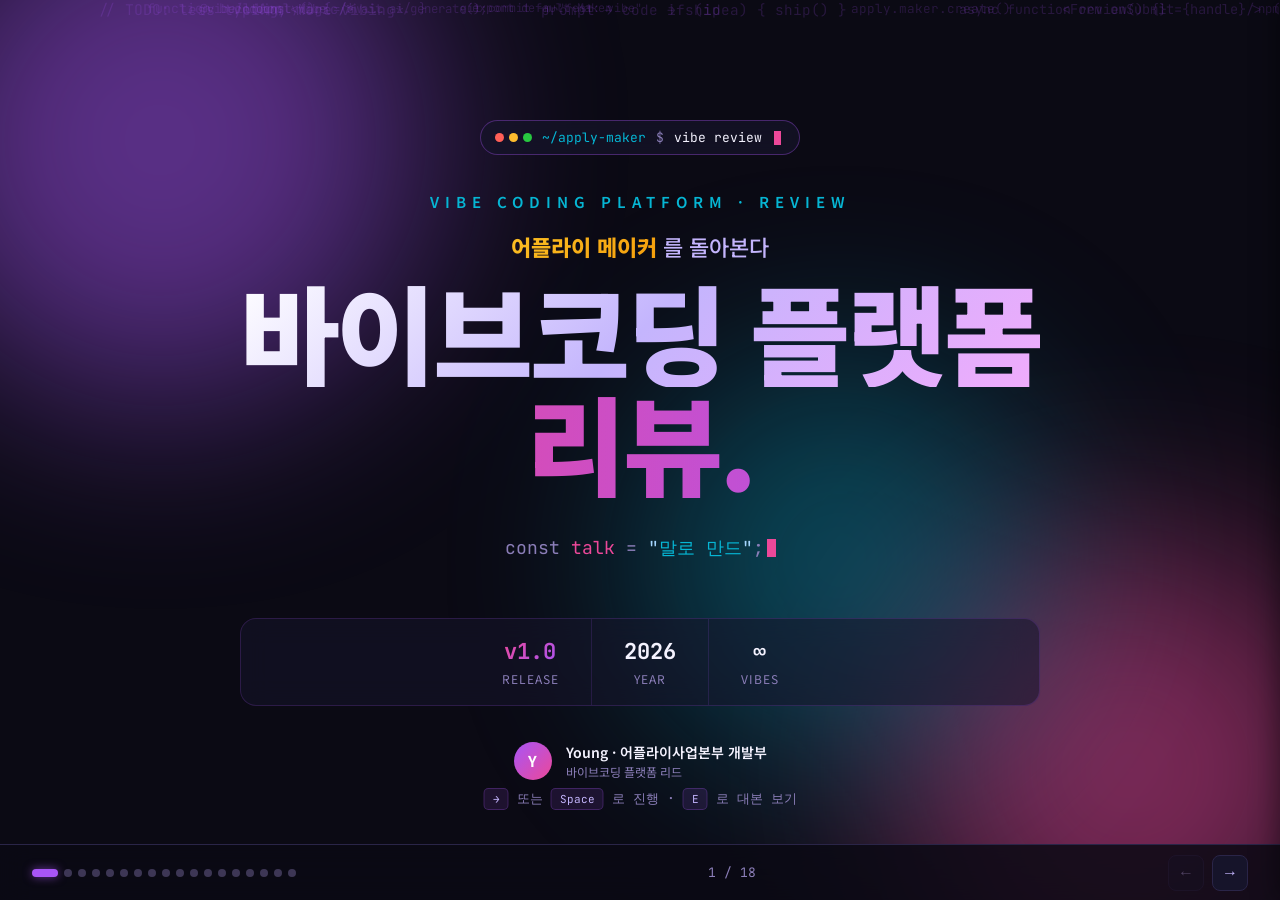
<file: apply-maker-review/index.html>
<!DOCTYPE html>
<html lang="ko">
<head>
<meta charset="UTF-8">
<meta name="viewport" content="width=device-width, initial-scale=1.0">
<title>바이브코딩 플랫폼 (어플라이 메이커) 리뷰</title>
<link href="https://fonts.googleapis.com/css2?family=Inter:wght@300;400;500;600;700;800;900&family=JetBrains+Mono:wght@400;500;600;700&family=Noto+Sans+KR:wght@300;400;500;600;700;800;900&display=swap" rel="stylesheet">
<link rel="stylesheet" href="../shared/editor.css">
<style>
  :root {
    --bg-dark: #0b0a14;
    --bg-deep: #06060e;
    --bg-card: #16142a;
    --bg-card-hover: #1f1c3a;
    --vibe-purple: #a855f7;
    --vibe-pink: #ec4899;
    --vibe-cyan: #06b6d4;
    --vibe-blue: #6366f1;
    --vibe-amber: #f59e0b;
    --text: #f5f3ff;
    --text-dim: #c4b5fd;
    --text-muted: #8b7eb8;
    --border: #2a2548;
  }

  * { margin: 0; padding: 0; box-sizing: border-box; }

  ::-webkit-scrollbar { width: 6px; height: 6px; }
  ::-webkit-scrollbar-track { background: transparent; }
  ::-webkit-scrollbar-thumb { background: rgba(168, 85, 247, 0.25); border-radius: 3px; }
  ::-webkit-scrollbar-thumb:hover { background: rgba(168, 85, 247, 0.45); }
  * { scrollbar-width: thin; scrollbar-color: rgba(168, 85, 247, 0.25) transparent; }

  body {
    font-family: 'Noto Sans KR', 'Inter', sans-serif;
    background: var(--bg-dark);
    color: var(--text);
    overflow: hidden;
    height: 100vh;
    width: 100vw;
  }

  /* ═══════════ Animated mesh background ═══════════ */
  .mesh-bg {
    position: fixed;
    inset: 0;
    z-index: 0;
    overflow: hidden;
    pointer-events: none;
  }
  .mesh-blob {
    position: absolute;
    border-radius: 50%;
    filter: blur(100px);
    opacity: 0.5;
    animation: float 18s ease-in-out infinite;
  }
  .mesh-blob.b1 { width: 520px; height: 520px; background: var(--vibe-purple); top: -120px; left: -100px; }
  .mesh-blob.b2 { width: 460px; height: 460px; background: var(--vibe-pink); bottom: -100px; right: -80px; animation-delay: -6s; }
  .mesh-blob.b3 { width: 400px; height: 400px; background: var(--vibe-cyan); top: 40%; left: 50%; animation-delay: -12s; opacity: 0.35; }
  @keyframes float {
    0%, 100% { transform: translate(0, 0) scale(1); }
    33% { transform: translate(60px, -40px) scale(1.1); }
    66% { transform: translate(-50px, 30px) scale(0.95); }
  }

  /* Code particle rain */
  .code-rain {
    position: fixed;
    inset: 0;
    z-index: 1;
    overflow: hidden;
    pointer-events: none;
  }
  .code-particle {
    position: absolute;
    font-family: 'JetBrains Mono', monospace;
    font-size: 13px;
    color: rgba(168, 85, 247, 0.18);
    user-select: none;
    white-space: nowrap;
    animation: drift linear infinite;
  }
  @keyframes drift {
    from { transform: translateY(-50px); opacity: 0; }
    10%, 90% { opacity: 1; }
    to { transform: translateY(110vh); opacity: 0; }
  }

  /* ═══════════ Slide structure ═══════════ */
  .slides-wrapper {
    position: relative;
    width: 100vw;
    height: 100vh;
    transition: width 0.3s cubic-bezier(0.16, 1, 0.3, 1);
    z-index: 2;
  }
  .slides-wrapper.editor-open { width: calc(100vw - 420px); }

  .slide {
    position: absolute;
    top: 0; left: 0;
    width: 100%; height: 100%;
    display: flex;
    flex-direction: column;
    justify-content: center;
    align-items: center;
    padding: 60px 80px;
    opacity: 0;
    transform: translateX(60px);
    transition: all 0.6s cubic-bezier(0.16, 1, 0.3, 1);
    pointer-events: none;
    overflow-y: auto;
  }
  .slide.active { opacity: 1; transform: translateX(0); pointer-events: auto; }
  .slide.prev { opacity: 0; transform: translateX(-60px); }

  .reveal-step {
    opacity: 0;
    transform: translateY(24px);
    transition: opacity 0.5s ease, transform 0.5s ease;
    pointer-events: none;
  }
  .reveal-step.revealed { opacity: 1; transform: translateY(0); pointer-events: auto; }

  /* ═══════════ Title slide ═══════════ */
  .title-wrap {
    position: relative;
    z-index: 3;
    text-align: center;
    max-width: 1000px;
  }

  /* Top mini terminal chip */
  .terminal-chip {
    display: inline-flex;
    align-items: center;
    gap: 10px;
    padding: 8px 18px 8px 14px;
    background: rgba(22, 20, 42, 0.7);
    border: 1px solid rgba(168, 85, 247, 0.35);
    border-radius: 100px;
    font-family: 'JetBrains Mono', monospace;
    font-size: 13px;
    color: var(--text-dim);
    backdrop-filter: blur(12px);
    margin-bottom: 36px;
    animation: chipFade 1.2s ease-out;
  }
  .terminal-chip .dots {
    display: flex; gap: 5px;
  }
  .terminal-chip .dots span {
    width: 9px; height: 9px; border-radius: 50%;
    display: inline-block;
  }
  .terminal-chip .dots span:nth-child(1) { background: #ff5f57; }
  .terminal-chip .dots span:nth-child(2) { background: #febc2e; }
  .terminal-chip .dots span:nth-child(3) { background: #28c840; }
  .terminal-chip .prompt { color: var(--vibe-cyan); }
  .terminal-chip .cmd { color: var(--text); }
  .terminal-chip .cursor {
    display: inline-block;
    width: 7px; height: 14px;
    background: var(--vibe-pink);
    margin-left: 2px;
    animation: blink 1s steps(1) infinite;
    vertical-align: middle;
  }
  @keyframes blink { 50% { opacity: 0; } }
  @keyframes chipFade {
    from { opacity: 0; transform: translateY(-12px); }
    to { opacity: 1; transform: translateY(0); }
  }

  /* Korean label above title */
  .title-eyebrow {
    font-size: 15px;
    font-weight: 600;
    letter-spacing: 6px;
    text-transform: uppercase;
    color: var(--vibe-cyan);
    margin-bottom: 18px;
    opacity: 0;
    animation: rise 1s ease-out 0.2s forwards;
  }

  /* Korean product line */
  .product-line {
    font-size: 22px;
    font-weight: 500;
    color: var(--text-dim);
    margin-bottom: 14px;
    opacity: 0;
    animation: rise 1s ease-out 0.4s forwards;
  }
  .product-line .brand {
    background: linear-gradient(135deg, #fbbf24, #f59e0b);
    -webkit-background-clip: text;
    -webkit-text-fill-color: transparent;
    background-clip: text;
    font-weight: 800;
  }

  /* Massive English / mixed title */
  .mega-title {
    font-size: clamp(56px, 8.5vw, 116px);
    font-weight: 900;
    line-height: 1.02;
    letter-spacing: -0.03em;
    margin-bottom: 16px;
    opacity: 0;
    animation: rise 1.2s ease-out 0.6s forwards;
  }
  .mega-title .line1 {
    display: block;
    background: linear-gradient(135deg, #ffffff 0%, #c4b5fd 50%, #f0abfc 100%);
    -webkit-background-clip: text;
    -webkit-text-fill-color: transparent;
    background-clip: text;
  }
  .mega-title .line2 {
    display: block;
    background: linear-gradient(90deg, var(--vibe-pink) 0%, var(--vibe-purple) 50%, var(--vibe-cyan) 100%);
    background-size: 200% 200%;
    -webkit-background-clip: text;
    -webkit-text-fill-color: transparent;
    background-clip: text;
    animation: shimmer 4s ease-in-out infinite;
  }
  @keyframes shimmer {
    0%, 100% { background-position: 0% 50%; }
    50% { background-position: 100% 50%; }
  }

  /* Subtitle with typing effect */
  .typed-line {
    display: inline-block;
    font-family: 'JetBrains Mono', monospace;
    font-size: 18px;
    color: var(--text-dim);
    margin-top: 22px;
    margin-bottom: 8px;
    opacity: 0;
    animation: rise 1s ease-out 1s forwards;
  }
  .typed-line .gray { color: var(--text-muted); }
  .typed-line .key { color: var(--vibe-pink); }
  .typed-line .str { color: #a5d6ff; }
  .typed-line .punct { color: var(--text-muted); }
  .typed-line #typedTarget { color: var(--vibe-cyan); }
  .typing-cursor {
    display: inline-block;
    width: 9px;
    height: 18px;
    background: var(--vibe-pink);
    vertical-align: -3px;
    margin-left: 3px;
    animation: blink 1s steps(1) infinite;
  }

  @keyframes rise {
    from { opacity: 0; transform: translateY(28px); }
    to { opacity: 1; transform: translateY(0); }
  }

  /* Stats / meta strip below */
  .meta-strip {
    display: flex;
    gap: 0;
    justify-content: center;
    margin-top: 50px;
    border-radius: 16px;
    overflow: hidden;
    border: 1px solid rgba(168, 85, 247, 0.18);
    background: rgba(22, 20, 42, 0.55);
    backdrop-filter: blur(14px);
    opacity: 0;
    animation: rise 1s ease-out 1.4s forwards;
  }
  .meta-cell {
    padding: 18px 32px;
    text-align: center;
    border-right: 1px solid rgba(168, 85, 247, 0.15);
  }
  .meta-cell:last-child { border-right: none; }
  .meta-cell .meta-value {
    font-family: 'JetBrains Mono', monospace;
    font-size: 22px;
    font-weight: 700;
    color: var(--text);
    margin-bottom: 4px;
  }
  .meta-cell .meta-label {
    font-size: 12px;
    color: var(--text-muted);
    letter-spacing: 1px;
    text-transform: uppercase;
  }
  .meta-cell .meta-value.gradient {
    background: linear-gradient(135deg, var(--vibe-pink), var(--vibe-purple));
    -webkit-background-clip: text;
    -webkit-text-fill-color: transparent;
    background-clip: text;
  }

  /* Speaker info */
  .speaker-row {
    margin-top: 36px;
    display: flex;
    align-items: center;
    justify-content: center;
    gap: 14px;
    opacity: 0;
    animation: rise 1s ease-out 1.6s forwards;
  }
  .speaker-avatar {
    width: 38px; height: 38px;
    border-radius: 50%;
    background: linear-gradient(135deg, var(--vibe-purple), var(--vibe-pink));
    display: flex;
    align-items: center;
    justify-content: center;
    font-weight: 700;
    font-size: 15px;
    color: #fff;
  }
  .speaker-info {
    text-align: left;
  }
  .speaker-info .sp-name {
    font-size: 14px;
    font-weight: 600;
    color: var(--text);
  }
  .speaker-info .sp-role {
    font-size: 12px;
    color: var(--text-muted);
    margin-top: 1px;
  }

  /* Init hint */
  .init-hint {
    position: absolute;
    bottom: 90px;
    left: 50%;
    transform: translateX(-50%);
    font-size: 13px;
    color: var(--text-muted);
    display: flex;
    align-items: center;
    gap: 8px;
    font-family: 'JetBrains Mono', monospace;
    animation: pulse 2.4s ease-in-out infinite;
  }
  .init-hint kbd {
    display: inline-block;
    padding: 3px 8px;
    background: rgba(168, 85, 247, 0.12);
    border: 1px solid rgba(168, 85, 247, 0.25);
    border-radius: 5px;
    font-family: 'JetBrains Mono', monospace;
    font-size: 11px;
    color: var(--text-dim);
  }
  @keyframes pulse { 0%, 100% { opacity: 0.55; } 50% { opacity: 1; } }

  /* ═══════════ Navigation ═══════════ */
  .nav-bar {
    position: fixed;
    bottom: 0;
    left: 0; right: 0;
    height: 56px;
    background: rgba(11, 10, 20, 0.85);
    backdrop-filter: blur(16px);
    border-top: 1px solid var(--border);
    display: flex;
    align-items: center;
    justify-content: space-between;
    padding: 0 32px;
    z-index: 100;
    transition: right 0.3s cubic-bezier(0.16, 1, 0.3, 1);
  }
  .nav-bar.editor-open { right: 420px; }
  .nav-dots { display: flex; gap: 6px; }
  .nav-dot {
    width: 8px; height: 8px;
    border-radius: 50%;
    background: var(--text-muted);
    border: none;
    cursor: pointer;
    transition: all 0.3s;
    padding: 0;
    opacity: 0.4;
  }
  .nav-dot.active {
    background: var(--vibe-purple);
    box-shadow: 0 0 10px rgba(168, 85, 247, 0.6);
    width: 26px;
    border-radius: 4px;
    opacity: 1;
  }
  .nav-info {
    font-size: 13px;
    color: var(--text-muted);
    font-family: 'JetBrains Mono', monospace;
  }
  .nav-arrows { display: flex; gap: 8px; }
  .nav-btn {
    width: 36px; height: 36px;
    border-radius: 8px;
    border: 1px solid var(--border);
    background: var(--bg-card);
    color: var(--text-dim);
    font-size: 16px;
    cursor: pointer;
    transition: all 0.2s;
    display: flex;
    align-items: center;
    justify-content: center;
  }
  .nav-btn:hover:not(:disabled) {
    background: var(--bg-card-hover);
    border-color: var(--vibe-purple);
    color: var(--text);
  }
  .nav-btn:disabled { opacity: 0.3; cursor: default; }

  /* Responsive */
  @media (max-width: 768px) {
    .slide { padding: 40px 24px; }
    .mega-title { font-size: 48px; }
    .meta-strip { flex-direction: column; }
    .meta-cell { border-right: none; border-bottom: 1px solid rgba(168, 85, 247, 0.15); }
    .meta-cell:last-child { border-bottom: none; }
  }

  /* ═══════════ Slide 2: Intent ═══════════ */
  .intent-slide {
    justify-content: flex-start;
    padding-top: 70px;
  }
  .intent-wrap {
    position: relative;
    z-index: 3;
    width: 100%;
    max-width: 1280px;
    display: flex;
    flex-direction: column;
    align-items: center;
    gap: 36px;
  }
  .slide-eyebrow {
    display: inline-flex;
    align-items: center;
    gap: 10px;
    padding: 6px 14px;
    border-radius: 100px;
    background: rgba(168, 85, 247, 0.12);
    border: 1px solid rgba(168, 85, 247, 0.3);
    font-family: 'JetBrains Mono', monospace;
    font-size: 12px;
    color: var(--vibe-cyan);
    letter-spacing: 3px;
  }
  .slide-eyebrow .num {
    color: var(--vibe-pink);
    font-weight: 700;
  }
  .slide-title {
    font-size: clamp(34px, 4.2vw, 54px);
    font-weight: 800;
    line-height: 1.15;
    letter-spacing: -0.02em;
    text-align: center;
    background: linear-gradient(135deg, #ffffff 0%, #e9d5ff 60%, #f0abfc 100%);
    -webkit-background-clip: text;
    -webkit-text-fill-color: transparent;
    background-clip: text;
  }
  .slide-title .accent {
    background: linear-gradient(90deg, var(--vibe-pink), var(--vibe-purple));
    -webkit-background-clip: text;
    -webkit-text-fill-color: transparent;
    background-clip: text;
  }

  /* ─── Pipeline diagram ─── */
  .pipeline {
    display: grid;
    grid-template-columns: 1fr auto 1fr auto 1fr;
    align-items: center;
    gap: 0;
    width: 100%;
    max-width: 1100px;
    margin-top: 8px;
  }
  .pipe-node {
    display: flex;
    flex-direction: column;
    align-items: center;
    gap: 14px;
    padding: 28px 20px 22px;
    background: rgba(22, 20, 42, 0.7);
    border: 1px solid rgba(168, 85, 247, 0.28);
    border-radius: 20px;
    backdrop-filter: blur(14px);
    position: relative;
    overflow: hidden;
    min-height: 220px;
    opacity: 0;
    transform: translateY(20px) scale(0.96);
    transition: opacity 0.6s ease, transform 0.6s cubic-bezier(0.16, 1, 0.3, 1);
  }
  .pipeline.revealed .pipe-node { opacity: 1; transform: translateY(0) scale(1); }
  .pipeline.revealed .pipe-node.n2 { transition-delay: 0.45s; }
  .pipeline.revealed .pipe-node.n3 { transition-delay: 0.9s; }

  .pipe-node::before {
    content: '';
    position: absolute;
    inset: 0;
    background: radial-gradient(circle at top, rgba(168, 85, 247, 0.18), transparent 60%);
    pointer-events: none;
  }
  .pipe-node .pipe-illu {
    position: relative;
    width: 110px;
    height: 110px;
    display: flex;
    align-items: center;
    justify-content: center;
  }
  .pipe-node .pipe-illu svg {
    width: 100%;
    height: 100%;
  }
  .pipe-node .pipe-label {
    font-size: 17px;
    font-weight: 700;
    color: var(--text);
    letter-spacing: -0.01em;
  }
  .pipe-node .pipe-sub {
    font-family: 'JetBrains Mono', monospace;
    font-size: 11px;
    color: var(--text-muted);
    letter-spacing: 1px;
    text-transform: uppercase;
  }
  .pipe-node.n1 .pipe-illu { color: var(--vibe-cyan); }
  .pipe-node.n2 .pipe-illu { color: var(--vibe-purple); }
  .pipe-node.n3 .pipe-illu { color: var(--vibe-pink); }

  /* Floating mini badges on platform node */
  .pipe-node.n2 .badge-cluster {
    position: absolute;
    inset: 0;
    pointer-events: none;
  }
  .pipe-node.n2 .badge {
    position: absolute;
    font-family: 'JetBrains Mono', monospace;
    font-size: 9px;
    padding: 3px 7px;
    border-radius: 100px;
    background: rgba(168, 85, 247, 0.18);
    border: 1px solid rgba(168, 85, 247, 0.4);
    color: var(--text-dim);
    animation: bobble 4s ease-in-out infinite;
  }
  .pipe-node.n2 .badge:nth-child(1) { top: 14%; right: 10%; animation-delay: 0s; }
  .pipe-node.n2 .badge:nth-child(2) { top: 50%; left: 6%; animation-delay: -1.5s; }
  .pipe-node.n2 .badge:nth-child(3) { bottom: 32%; right: 14%; animation-delay: -3s; }
  @keyframes bobble {
    0%, 100% { transform: translateY(0); }
    50% { transform: translateY(-6px); }
  }

  /* Connector arrows */
  .pipe-arrow {
    height: 100%;
    min-height: 220px;
    padding: 0 14px;
    display: flex;
    align-items: center;
    justify-content: center;
    position: relative;
  }
  .pipe-arrow svg {
    width: 80px;
    height: 24px;
    overflow: visible;
  }
  .pipe-arrow .track {
    fill: none;
    stroke: rgba(168, 85, 247, 0.22);
    stroke-width: 2;
    stroke-dasharray: 4 6;
  }
  .pipe-arrow .glow {
    fill: none;
    stroke-width: 3;
    stroke-linecap: round;
    stroke-dasharray: 30;
    stroke-dashoffset: 30;
    transition: stroke-dashoffset 0.9s ease;
  }
  .pipe-arrow.a1 .glow { stroke: url(#gradArrow1); }
  .pipe-arrow.a2 .glow { stroke: url(#gradArrow2); }
  .pipe-arrow .head {
    fill: var(--vibe-purple);
    opacity: 0;
    transition: opacity 0.3s ease 0.7s;
  }
  .pipe-arrow.a2 .head { fill: var(--vibe-pink); }
  .pipe-arrow .spark {
    fill: #fff;
    r: 4;
    opacity: 0;
  }
  .pipeline.revealed .pipe-arrow.a1 .glow {
    stroke-dashoffset: 0;
    transition-delay: 0.3s;
  }
  .pipeline.revealed .pipe-arrow.a2 .glow {
    stroke-dashoffset: 0;
    transition-delay: 0.75s;
  }
  .pipeline.revealed .pipe-arrow.a1 .head { opacity: 1; transition-delay: 1s; }
  .pipeline.revealed .pipe-arrow.a2 .head { opacity: 1; transition-delay: 1.45s; }
  .pipeline.revealed .pipe-arrow .spark {
    animation: sparkFly 2.4s linear infinite;
  }
  .pipeline.revealed .pipe-arrow.a1 .spark { animation-delay: 1.2s; }
  .pipeline.revealed .pipe-arrow.a2 .spark { animation-delay: 1.7s; }
  @keyframes sparkFly {
    0% { opacity: 0; transform: translateX(0); }
    10% { opacity: 1; }
    90% { opacity: 1; }
    100% { opacity: 0; transform: translateX(60px); }
  }

  /* ─── Point cards ─── */
  .point-row {
    display: grid;
    grid-template-columns: repeat(3, 1fr);
    gap: 18px;
    width: 100%;
    max-width: 1100px;
    margin-top: 8px;
  }
  .point-card {
    background: rgba(22, 20, 42, 0.65);
    border: 1px solid rgba(168, 85, 247, 0.22);
    border-radius: 16px;
    padding: 22px 22px 20px;
    backdrop-filter: blur(14px);
    position: relative;
    overflow: hidden;
    transition: transform 0.3s ease, border-color 0.3s ease, background 0.3s ease;
  }
  .point-card:hover {
    transform: translateY(-4px);
    border-color: rgba(168, 85, 247, 0.5);
    background: rgba(31, 28, 58, 0.75);
  }
  .point-card::before {
    content: '';
    position: absolute;
    top: 0; left: 0; right: 0;
    height: 2px;
    background: linear-gradient(90deg, transparent, var(--accent, var(--vibe-purple)), transparent);
    opacity: 0.7;
  }
  .point-card.p1 { --accent: var(--vibe-cyan); }
  .point-card.p2 { --accent: var(--vibe-purple); }
  .point-card.p3 { --accent: var(--vibe-pink); }

  .point-card .pc-head {
    display: flex;
    align-items: center;
    gap: 12px;
    margin-bottom: 12px;
  }
  .point-card .pc-icon {
    width: 38px;
    height: 38px;
    border-radius: 10px;
    background: rgba(168, 85, 247, 0.12);
    border: 1px solid rgba(168, 85, 247, 0.3);
    display: flex;
    align-items: center;
    justify-content: center;
    color: var(--accent);
  }
  .point-card .pc-title {
    font-size: 16px;
    font-weight: 700;
    color: var(--text);
    letter-spacing: -0.01em;
  }
  .point-card .pc-num {
    margin-left: auto;
    font-family: 'JetBrains Mono', monospace;
    font-size: 11px;
    color: var(--text-muted);
    letter-spacing: 1px;
  }
  .point-card .pc-body {
    font-size: 13.5px;
    line-height: 1.6;
    color: var(--text-dim);
  }
  .point-card .pc-tags {
    margin-top: 12px;
    display: flex;
    flex-wrap: wrap;
    gap: 6px;
  }
  .point-card .pc-tag {
    font-family: 'JetBrains Mono', monospace;
    font-size: 10.5px;
    padding: 3px 9px;
    border-radius: 100px;
    background: rgba(168, 85, 247, 0.08);
    border: 1px solid rgba(168, 85, 247, 0.18);
    color: var(--text-dim);
  }

  /* ─── Conclusion ─── */
  .conclusion {
    width: 100%;
    max-width: 1100px;
    margin-top: 4px;
    padding: 22px 28px;
    border-radius: 18px;
    border: 1px solid rgba(236, 72, 153, 0.4);
    background: linear-gradient(135deg, rgba(168, 85, 247, 0.12), rgba(236, 72, 153, 0.08));
    backdrop-filter: blur(14px);
    display: flex;
    align-items: center;
    gap: 22px;
    position: relative;
    overflow: hidden;
  }
  .conclusion::before {
    content: '';
    position: absolute;
    inset: -1px;
    background: linear-gradient(90deg, transparent, rgba(236, 72, 153, 0.5), transparent);
    border-radius: 18px;
    mask: linear-gradient(#000 0 0) content-box, linear-gradient(#000 0 0);
    mask-composite: exclude;
    -webkit-mask-composite: xor;
    padding: 1px;
    opacity: 0.5;
    animation: shimmerBorder 3s linear infinite;
  }
  @keyframes shimmerBorder {
    0% { transform: translateX(-100%); }
    100% { transform: translateX(100%); }
  }
  .conclusion-label {
    flex-shrink: 0;
    font-family: 'JetBrains Mono', monospace;
    font-size: 11px;
    color: var(--vibe-pink);
    letter-spacing: 3px;
    padding: 6px 12px;
    border: 1px solid rgba(236, 72, 153, 0.4);
    border-radius: 8px;
    background: rgba(236, 72, 153, 0.1);
  }
  .conclusion-text {
    font-size: 19px;
    font-weight: 600;
    color: var(--text);
    line-height: 1.4;
    letter-spacing: -0.01em;
  }
  .conclusion-text .hi {
    background: linear-gradient(135deg, var(--vibe-pink), #fbbf24);
    -webkit-background-clip: text;
    -webkit-text-fill-color: transparent;
    background-clip: text;
    font-weight: 800;
  }

  @media (max-width: 980px) {
    .pipeline { grid-template-columns: 1fr; gap: 12px; }
    .pipe-arrow { min-height: auto; transform: rotate(90deg); }
    .point-row { grid-template-columns: 1fr; }
    .conclusion { flex-direction: column; align-items: flex-start; gap: 12px; }
  }

  /* ═══════════ Slide 3: Build (How it's made) ═══════════ */
  .build-slide {
    justify-content: flex-start;
    padding-top: 60px;
  }
  .build-wrap {
    position: relative;
    z-index: 3;
    width: 100%;
    max-width: 1320px;
    display: flex;
    flex-direction: column;
    align-items: center;
    gap: 18px;
  }
  .build-stage {
    position: relative;
    width: 100%;
    height: 600px;
    margin-top: 8px;
  }

  /* SVG layer for radial arrows */
  .build-arrows {
    position: absolute;
    inset: 0;
    width: 100%;
    height: 100%;
    pointer-events: none;
    z-index: 2;
    overflow: visible;
  }
  .build-arrow-path {
    fill: none;
    stroke-width: 2.5;
    stroke-linecap: round;
    stroke-dasharray: 700;
    stroke-dashoffset: 700;
    transition: stroke-dashoffset 1.1s cubic-bezier(0.16, 1, 0.3, 1);
    filter: drop-shadow(0 0 6px rgba(168, 85, 247, 0.45));
  }
  .build-arrow-head {
    opacity: 0;
    transition: opacity 0.3s ease 0.9s;
  }
  .build-arrow.revealed .build-arrow-path { stroke-dashoffset: 0; }
  .build-arrow.revealed .build-arrow-head { opacity: 1; }
  .build-arrow.a1 .build-arrow-path { stroke: url(#gradBuildA1); }
  .build-arrow.a2 .build-arrow-path { stroke: url(#gradBuildA2); }
  .build-arrow.a3 .build-arrow-path { stroke: url(#gradBuildA3); }
  .build-arrow.a1 .build-arrow-head { fill: var(--vibe-cyan); }
  .build-arrow.a2 .build-arrow-head { fill: var(--vibe-purple); }
  .build-arrow.a3 .build-arrow-head { fill: var(--vibe-pink); }

  /* ── 3D PC container ── */
  .pc-3d-zone {
    position: absolute;
    left: 0;
    top: 0;
    width: 50%;
    height: 100%;
    perspective: 600px;
    perspective-origin: 55% 40%;
    display: flex;
    align-items: center;
    justify-content: center;
    z-index: 3;
  }
  .pc-stage {
    position: relative;
    width: 220px;
    height: 320px;
    transform-style: preserve-3d;
    opacity: 0;
    animation: pcFadeIn 0.7s ease-out 0.1s forwards;
  }
  .pc-rotor {
    position: absolute;
    inset: 0;
    transform-style: preserve-3d;
    transform: rotateY(4deg) rotateX(-8deg);
    animation:
      pcIntroTilt 2.4s cubic-bezier(0.22, 1, 0.36, 1) 0.4s forwards,
      pcGentleRotate 9s ease-in-out 2.8s infinite alternate;
  }
  @keyframes pcFadeIn {
    0% { opacity: 0; }
    100% { opacity: 1; }
  }
  @keyframes pcIntroTilt {
    0%   { transform: rotateY(4deg)  rotateX(-8deg); }
    100% { transform: rotateY(19deg) rotateX(-14deg); }
  }
  @keyframes pcGentleRotate {
    0%   { transform: rotateY(19deg) rotateX(-14deg); }
    100% { transform: rotateY(26deg) rotateX(-17deg); }
  }

  .pc-face {
    position: absolute;
    top: 50%;
    left: 50%;
    background: linear-gradient(135deg, #6a6874 0%, #4a4854 100%);
  }
  /* 정면 — 중간톤. 무거운 inset shadow 제거 (이게 측면을 묻어버렸음).
     이제 오른쪽으로 기울어진 자세 → 정면의 좌측 모서리가 측면과 만나는 경계가 됨. */
  .pc-face.front {
    width: 220px; height: 320px;
    margin: -160px 0 0 -110px;
    transform: translateZ(80px);
    background:
      linear-gradient(205deg, #7c7a86 0%, #5e5c68 55%, #4a4854 100%);
    border-radius: 4px;
    box-shadow:
      inset -1px 1px 0 rgba(255,255,255,0.12),
      inset 1px 0 0 rgba(0,0,0,0.55);
  }
  .pc-face.back {
    width: 220px; height: 320px;
    margin: -160px 0 0 -110px;
    transform: rotateY(180deg) translateZ(80px);
    background: linear-gradient(135deg, #2a2832, #1c1a22);
  }
  /* 우측면 — 정면보다 명확히 어둡게(광원 반대편).
     앞쪽 엣지(front-facing edge)에 밝은 하이라이트 라인으로 큐브의 수직 모서리를 또렷이 그어줌. */
  .pc-face.right {
    width: 160px; height: 320px;
    margin: -160px 0 0 -80px;
    transform: rotateY(90deg) translateZ(110px);
    background:
      linear-gradient(90deg, #2a2832 0%, #1a181f 60%, #0d0c12 100%);
    box-shadow:
      inset 2px 0 0 rgba(255,255,255,0.28),
      inset -1px 0 0 rgba(0,0,0,0.7);
  }
  .pc-face.right::before {
    content: '';
    position: absolute;
    inset: 16px 8px;
    background:
      repeating-linear-gradient(0deg, transparent 0 32px, rgba(255,255,255,0.07) 32px 33px);
    border-radius: 2px;
  }
  .pc-face.left {
    width: 160px; height: 320px;
    margin: -160px 0 0 -80px;
    transform: rotateY(-90deg) translateZ(110px);
    background:
      linear-gradient(270deg, #2a2832 0%, #1a181f 60%, #0d0c12 100%);
    box-shadow:
      inset -2px 0 0 rgba(255,255,255,0.28),
      inset 1px 0 0 rgba(0,0,0,0.7);
  }
  .pc-face.left::before {
    content: '';
    position: absolute;
    inset: 16px 8px;
    background:
      repeating-linear-gradient(0deg, transparent 0 32px, rgba(255,255,255,0.06) 32px 33px);
    border-radius: 2px;
  }
  /* 상단 — 정면보다 명확히 밝게(광원이 위에서 떨어지는 면).
     앞쪽 모서리(viewer 쪽)에 1px 밝은 라인 + 뒤쪽 다크 라인. */
  .pc-face.top {
    width: 220px; height: 160px;
    margin: -80px 0 0 -110px;
    transform: rotateX(90deg) translateZ(160px);
    background:
      linear-gradient(180deg, #d4d2dc 0%, #a8a6b2 55%, #807e8a 100%);
    box-shadow:
      inset 0 2px 0 rgba(255,255,255,0.55),
      inset 0 -2px 0 rgba(0,0,0,0.55);
    border-radius: 4px 4px 0 0;
  }

  /* Front panel details */
  .pc-brand {
    position: absolute;
    top: 18px;
    left: 0; right: 0;
    text-align: center;
    font-family: 'JetBrains Mono', monospace;
    font-size: 10px;
    letter-spacing: 4px;
    color: rgba(168, 85, 247, 0.6);
    text-transform: uppercase;
  }
  .pc-fedora-mark {
    position: absolute;
    top: 38px;
    left: 50%;
    transform: translateX(-50%);
    width: 38px;
    height: 38px;
    border-radius: 50%;
    border: 1.5px solid rgba(168, 85, 247, 0.45);
    background: radial-gradient(circle at 30% 30%, rgba(168, 85, 247, 0.4), rgba(168, 85, 247, 0.08));
    display: flex;
    align-items: center;
    justify-content: center;
    color: #c4b5fd;
    box-shadow: 0 0 16px rgba(168, 85, 247, 0.35);
  }
  .pc-drive {
    position: absolute;
    top: 95px;
    left: 22px;
    right: 22px;
    height: 5px;
    border-radius: 2px;
    background: linear-gradient(90deg, #050508, #1a1a22, #050508);
    border-top: 1px solid rgba(255,255,255,0.04);
    border-bottom: 1px solid rgba(0,0,0,0.6);
  }
  .pc-power {
    position: absolute;
    top: 116px;
    left: 22px;
    width: 11px; height: 11px;
    border-radius: 50%;
    background: radial-gradient(circle, #10b981 0%, #047857 70%, #064e3b 100%);
    box-shadow: 0 0 8px rgba(16, 185, 129, 0.8);
    animation: powerPulse 2.4s ease-in-out infinite;
  }
  @keyframes powerPulse {
    0%, 100% { box-shadow: 0 0 6px rgba(16, 185, 129, 0.6); }
    50% { box-shadow: 0 0 14px rgba(16, 185, 129, 1); }
  }
  .pc-hdd-led {
    position: absolute;
    top: 119px;
    left: 42px;
    width: 5px; height: 5px;
    border-radius: 50%;
    background: #ef4444;
    box-shadow: 0 0 4px rgba(239, 68, 68, 0.7);
    animation: hddBlink 0.4s steps(1) infinite;
  }
  @keyframes hddBlink {
    0%, 60% { opacity: 1; }
    70%, 100% { opacity: 0.2; }
  }
  .pc-vent {
    position: absolute;
    left: 22px;
    right: 22px;
    bottom: 22px;
    height: 110px;
    background-image: repeating-linear-gradient(0deg, transparent 0 5px, rgba(60,60,75,0.45) 5px 7px);
    border: 1px solid rgba(168, 85, 247, 0.22);
    border-radius: 3px;
  }
  .pc-vent::after {
    content: '';
    position: absolute;
    inset: 0;
    background: radial-gradient(ellipse at center, rgba(168, 85, 247, 0.22) 0%, transparent 70%);
  }
  .pc-usb-row {
    position: absolute;
    top: 142px;
    left: 22px;
    right: 22px;
    display: flex;
    gap: 6px;
  }
  .pc-usb {
    width: 14px;
    height: 6px;
    border-radius: 1px;
    background: linear-gradient(180deg, #050508, #1a1a22);
    border: 1px solid rgba(168, 85, 247, 0.18);
  }

  /* Top panel highlight */
  .pc-face.top::before {
    content: '';
    position: absolute;
    top: 12px; left: 16px; right: 16px;
    height: 1px;
    background: linear-gradient(90deg, transparent, rgba(168, 85, 247, 0.5), transparent);
  }
  .pc-face.top::after {
    content: '';
    position: absolute;
    top: 30px;
    left: 30%; right: 30%;
    height: 28px;
    background-image: repeating-linear-gradient(90deg, transparent 0 3px, rgba(168,85,247,0.15) 3px 4px);
  }

  /* PC label */
  .pc-label-box {
    position: absolute;
    bottom: 8px;
    left: 50%;
    transform: translate(-50%, 22px);
    text-align: center;
    opacity: 0;
    transition: opacity 0.55s ease-out, transform 0.55s cubic-bezier(0.22, 1, 0.36, 1);
    z-index: 4;
  }
  .pc-label-box.show {
    opacity: 1;
    transform: translate(-50%, 0);
  }
  .pc-label-tag {
    display: inline-flex;
    align-items: center;
    gap: 8px;
    padding: 6px 14px;
    border-radius: 100px;
    background: rgba(22, 20, 42, 0.85);
    border: 1px solid rgba(168, 85, 247, 0.4);
    backdrop-filter: blur(10px);
    font-family: 'JetBrains Mono', monospace;
    font-size: 12px;
    color: var(--vibe-cyan);
    letter-spacing: 1px;
  }
  .pc-label-tag .dot {
    width: 6px; height: 6px;
    border-radius: 50%;
    background: #10b981;
    box-shadow: 0 0 6px #10b981;
    animation: powerPulse 2s ease-in-out infinite;
  }
  .pc-label-sub {
    margin-top: 6px;
    font-size: 11px;
    color: var(--text-muted);
    letter-spacing: 0.5px;
  }

  /* Right side: step cards */
  .build-steps {
    position: absolute;
    right: 0;
    top: 0;
    width: 55%;
    height: 100%;
    z-index: 3;
  }
  .build-step {
    position: absolute;
    width: 100%;
    max-width: 480px;
    background: rgba(22, 20, 42, 0.78);
    border: 1px solid rgba(168, 85, 247, 0.28);
    border-radius: 16px;
    padding: 18px 22px;
    backdrop-filter: blur(14px);
    opacity: 0;
    transform: translateX(40px) scale(0.94);
    transition: opacity 0.6s ease, transform 0.6s cubic-bezier(0.16, 1, 0.3, 1);
    overflow: hidden;
  }
  .build-step.revealed {
    opacity: 1;
    transform: translateX(0) scale(1);
  }
  .build-step::before {
    content: '';
    position: absolute;
    top: 0; left: 0; right: 0;
    height: 2px;
    background: linear-gradient(90deg, transparent, var(--accent, var(--vibe-purple)), transparent);
    opacity: 0.8;
  }
  .build-step.s1 {
    --accent: var(--vibe-cyan);
    top: 0%;
    right: 0;
  }
  .build-step.s2 {
    --accent: var(--vibe-purple);
    top: 42%;
    right: 0;
  }
  .build-step.s3 {
    --accent: var(--vibe-pink);
    top: 80%;
    right: 0;
  }
  .build-step-head {
    display: flex;
    align-items: center;
    gap: 12px;
    margin-bottom: 8px;
  }
  .build-step-num {
    flex-shrink: 0;
    width: 30px; height: 30px;
    border-radius: 8px;
    background: rgba(168, 85, 247, 0.12);
    border: 1px solid var(--accent);
    color: var(--accent);
    display: flex;
    align-items: center;
    justify-content: center;
    font-family: 'JetBrains Mono', monospace;
    font-size: 12px;
    font-weight: 700;
  }
  .build-step-title {
    flex: 1;
    font-size: 15.5px;
    font-weight: 700;
    color: var(--text);
    font-family: 'JetBrains Mono', monospace;
    letter-spacing: -0.01em;
  }
  .build-step-title .accent-c {
    color: var(--accent);
  }
  .build-step-body {
    font-size: 13px;
    color: var(--text-dim);
    line-height: 1.55;
    margin-left: 42px;
  }
  .build-step-body code {
    font-family: 'JetBrains Mono', monospace;
    background: rgba(168, 85, 247, 0.12);
    padding: 1px 6px;
    border-radius: 4px;
    color: var(--text);
    font-size: 12px;
  }

  /* Repo list (step 1) */
  .repo-list {
    margin-top: 10px;
    margin-left: 42px;
    display: flex;
    flex-direction: column;
    gap: 4px;
  }
  .repo-item {
    font-family: 'JetBrains Mono', monospace;
    font-size: 12px;
    color: var(--text-dim);
    display: flex;
    align-items: center;
    gap: 8px;
    opacity: 0;
    transform: translateX(-8px);
    transition: opacity 0.4s ease, transform 0.4s ease;
  }
  .build-step.revealed .repo-item { opacity: 1; transform: translateX(0); }
  .build-step.revealed .repo-item:nth-child(1) { transition-delay: 0.5s; }
  .build-step.revealed .repo-item:nth-child(2) { transition-delay: 0.65s; }
  .build-step.revealed .repo-item:nth-child(3) { transition-delay: 0.8s; }
  .build-step.revealed .repo-item:nth-child(4) { transition-delay: 0.95s; }
  .repo-item::before {
    content: '└─';
    color: var(--text-muted);
    font-size: 10px;
  }
  .repo-item .repo-name { color: var(--vibe-cyan); }
  .repo-item .repo-status {
    margin-left: auto;
    font-size: 10px;
    color: #10b981;
    background: rgba(16, 185, 129, 0.1);
    padding: 1px 6px;
    border-radius: 100px;
    border: 1px solid rgba(16, 185, 129, 0.3);
  }

  /* Step 3 pipeline flow */
  .pipeline-flow {
    margin-top: 10px;
    margin-left: 42px;
    display: flex;
    align-items: center;
    gap: 8px;
    flex-wrap: wrap;
  }
  .pipeline-chip {
    display: inline-flex;
    align-items: center;
    gap: 6px;
    padding: 4px 10px;
    border-radius: 100px;
    font-family: 'JetBrains Mono', monospace;
    font-size: 11px;
    background: rgba(168, 85, 247, 0.1);
    border: 1px solid rgba(168, 85, 247, 0.3);
    color: var(--text-dim);
  }
  .pipeline-chip .ic {
    width: 6px; height: 6px;
    border-radius: 50%;
    background: var(--vibe-pink);
  }
  .pipeline-arrow {
    color: var(--text-muted);
    font-size: 12px;
  }

  @media (max-width: 980px) {
    .build-stage { height: auto; display: flex; flex-direction: column; gap: 20px; }
    .pc-3d-zone { position: relative; width: 100%; height: 360px; }
    .build-steps { position: relative; width: 100%; height: auto; }
    .build-step { position: relative; top: auto; right: auto; margin-bottom: 14px; max-width: 100%; }
    .build-arrows { display: none; }
  }

  /* ═══════════════════════ Slide 4: Flow (How it works) ═══════════════════════ */
  .flow-slide { justify-content: center; padding: 56px 64px; }
  .flow-wrap {
    position: relative;
    z-index: 3;
    width: 100%;
    max-width: 1600px;
    display: flex;
    flex-direction: column;
    align-items: center;
    gap: 44px;
  }
  .flow-stage {
    width: 100%;
    display: grid;
    grid-template-columns: 1fr auto 1fr auto 1fr auto 1fr auto 1fr;
    align-items: stretch;
    gap: 0;
    margin-top: 6px;
  }
  .flow-node {
    position: relative;
    display: flex;
    flex-direction: column;
    align-items: center;
    justify-content: flex-start;
    gap: 18px;
    padding: 32px 18px 26px;
    background: rgba(22, 20, 42, 0.72);
    border: 1px solid rgba(168, 85, 247, 0.28);
    border-radius: 22px;
    backdrop-filter: blur(14px);
    overflow: hidden;
    min-height: 340px;
    opacity: 0;
    transform: translateY(22px) scale(0.94);
    transition: opacity 0.55s ease, transform 0.55s cubic-bezier(0.16, 1, 0.3, 1), border-color 0.3s ease;
  }
  .flow-node::before {
    content: '';
    position: absolute;
    top: 0; left: 0; right: 0;
    height: 2px;
    background: linear-gradient(90deg, transparent, var(--accent, var(--vibe-purple)), transparent);
    opacity: 0.85;
  }
  .flow-node::after {
    content: '';
    position: absolute;
    inset: 0;
    background: radial-gradient(circle at top, var(--accent-soft, rgba(168, 85, 247, 0.16)), transparent 60%);
    pointer-events: none;
  }
  .flow-node .fn-step {
    font-family: 'JetBrains Mono', monospace;
    font-size: 12px;
    letter-spacing: 4px;
    color: var(--accent);
    text-transform: uppercase;
    opacity: 0.9;
  }
  .flow-node .fn-illu {
    width: 140px;
    height: 140px;
    display: flex;
    align-items: center;
    justify-content: center;
    color: var(--accent);
    position: relative;
  }
  .flow-node .fn-illu svg { width: 100%; height: 100%; overflow: visible; }
  .flow-node .fn-title {
    font-size: 19px;
    font-weight: 700;
    color: var(--text);
    letter-spacing: -0.01em;
    text-align: center;
    line-height: 1.3;
  }
  .flow-node .fn-sub {
    font-family: 'JetBrains Mono', monospace;
    font-size: 12px;
    color: var(--text-muted);
    letter-spacing: 1.5px;
    text-transform: uppercase;
  }

  .flow-node.fn1 { --accent: var(--vibe-cyan);   --accent-soft: rgba(6, 182, 212, 0.18); }
  .flow-node.fn2 { --accent: var(--vibe-purple); --accent-soft: rgba(168, 85, 247, 0.18); }
  .flow-node.fn3 { --accent: var(--vibe-amber);  --accent-soft: rgba(245, 158, 11, 0.18); }
  .flow-node.fn4 { --accent: var(--vibe-blue);   --accent-soft: rgba(99, 102, 241, 0.18); }
  .flow-node.fn5 { --accent: var(--vibe-pink);   --accent-soft: rgba(236, 72, 153, 0.18); }

  .flow-pipeline.revealed .flow-node { opacity: 1; transform: translateY(0) scale(1); }
  .flow-pipeline.revealed .flow-node.fn1 { transition-delay: 0.05s; }
  .flow-pipeline.revealed .flow-node.fn2 { transition-delay: 0.55s; }
  .flow-pipeline.revealed .flow-node.fn3 { transition-delay: 1.05s; }
  .flow-pipeline.revealed .flow-node.fn4 { transition-delay: 1.55s; }
  .flow-pipeline.revealed .flow-node.fn5 { transition-delay: 2.05s; }

  /* Flow connector arrows between nodes */
  .flow-arrow {
    display: flex;
    align-items: center;
    justify-content: center;
    padding: 0 6px;
    position: relative;
  }
  .flow-arrow svg { width: 110px; height: 38px; overflow: visible; }
  .flow-arrow .track {
    fill: none;
    stroke: rgba(168, 85, 247, 0.18);
    stroke-width: 2;
    stroke-dasharray: 4 5;
  }
  .flow-arrow .glow {
    fill: none;
    stroke-width: 3;
    stroke-linecap: round;
    stroke-dasharray: 80;
    stroke-dashoffset: 80;
    transition: stroke-dashoffset 0.7s cubic-bezier(0.22, 1, 0.36, 1);
    filter: drop-shadow(0 0 4px rgba(168, 85, 247, 0.45));
  }
  .flow-arrow .head {
    opacity: 0;
    transition: opacity 0.25s ease 0.55s;
  }
  .flow-arrow .pulse {
    r: 3.5;
    opacity: 0;
    fill: #fff;
  }
  .flow-arrow.fa1 .glow { stroke: url(#gradFlow1); } /* cyan → purple */
  .flow-arrow.fa2 .glow { stroke: url(#gradFlow2); } /* purple → amber */
  .flow-arrow.fa3 .glow { stroke: url(#gradFlow3); } /* amber → blue */
  .flow-arrow.fa4 .glow { stroke: url(#gradFlow4); } /* blue → pink */
  .flow-arrow.fa1 .head { fill: var(--vibe-purple); }
  .flow-arrow.fa2 .head { fill: var(--vibe-amber); }
  .flow-arrow.fa3 .head { fill: var(--vibe-blue); }
  .flow-arrow.fa4 .head { fill: var(--vibe-pink); }
  .flow-pipeline.revealed .flow-arrow .glow { stroke-dashoffset: 0; }
  .flow-pipeline.revealed .flow-arrow .head { opacity: 1; }
  .flow-pipeline.revealed .flow-arrow .pulse { animation: flowPulse 1.8s linear infinite; }
  .flow-pipeline.revealed .flow-arrow.fa1 .glow { transition-delay: 0.4s; }
  .flow-pipeline.revealed .flow-arrow.fa1 .head { transition-delay: 0.95s; }
  .flow-pipeline.revealed .flow-arrow.fa1 .pulse { animation-delay: 1.2s; }
  .flow-pipeline.revealed .flow-arrow.fa2 .glow { transition-delay: 0.9s; }
  .flow-pipeline.revealed .flow-arrow.fa2 .head { transition-delay: 1.45s; }
  .flow-pipeline.revealed .flow-arrow.fa2 .pulse { animation-delay: 1.7s; }
  .flow-pipeline.revealed .flow-arrow.fa3 .glow { transition-delay: 1.4s; }
  .flow-pipeline.revealed .flow-arrow.fa3 .head { transition-delay: 1.95s; }
  .flow-pipeline.revealed .flow-arrow.fa3 .pulse { animation-delay: 2.2s; }
  .flow-pipeline.revealed .flow-arrow.fa4 .glow { transition-delay: 1.9s; }
  .flow-pipeline.revealed .flow-arrow.fa4 .head { transition-delay: 2.45s; }
  .flow-pipeline.revealed .flow-arrow.fa4 .pulse { animation-delay: 2.7s; }
  @keyframes flowPulse {
    0% { opacity: 0; transform: translateX(-30px); }
    20% { opacity: 1; }
    80% { opacity: 1; }
    100% { opacity: 0; transform: translateX(30px); }
  }

  /* Tiny mini-PC inside flow-node n2 (Fedora PC representation) */
  .mini-pc {
    width: 64px;
    height: 80px;
    perspective: 320px;
    position: relative;
    transform: scale(1.4);
  }
  .mini-pc-cube {
    position: absolute;
    inset: 0;
    transform-style: preserve-3d;
    animation: miniPcRotate 7s ease-in-out infinite alternate;
  }
  @keyframes miniPcRotate {
    0%   { transform: rotateY(15deg) rotateX(-10deg); }
    100% { transform: rotateY(28deg) rotateX(-14deg); }
  }
  .mini-pc-face {
    position: absolute;
    top: 50%; left: 50%;
  }
  .mini-pc-face.front {
    width: 60px; height: 80px;
    margin: -40px 0 0 -30px;
    transform: translateZ(22px);
    background: linear-gradient(205deg, #7c7a86, #4a4854);
    border-radius: 3px;
    box-shadow: inset 1px 0 0 rgba(0,0,0,0.55), inset -1px 1px 0 rgba(255,255,255,0.12);
    display: flex; flex-direction: column; align-items: center;
    padding-top: 7px; gap: 4px;
  }
  .mini-pc-face.right {
    width: 44px; height: 80px;
    margin: -40px 0 0 -22px;
    transform: rotateY(90deg) translateZ(30px);
    background: linear-gradient(90deg, #2a2832, #0d0c12);
    box-shadow: inset 2px 0 0 rgba(255,255,255,0.25), inset -1px 0 0 rgba(0,0,0,0.6);
  }
  .mini-pc-face.top {
    width: 60px; height: 44px;
    margin: -22px 0 0 -30px;
    transform: rotateX(90deg) translateZ(40px);
    background: linear-gradient(180deg, #d4d2dc, #807e8a);
    border-radius: 3px 3px 0 0;
    box-shadow: inset 0 1px 0 rgba(255,255,255,0.5), inset 0 -1px 0 rgba(0,0,0,0.4);
  }
  .mini-pc-fedora {
    width: 16px; height: 16px;
    border-radius: 50%;
    border: 1px solid rgba(168, 85, 247, 0.55);
    background: radial-gradient(circle at 30% 30%, rgba(168,85,247,0.4), rgba(168,85,247,0.08));
    box-shadow: 0 0 8px rgba(168, 85, 247, 0.45);
    display: flex; align-items: center; justify-content: center;
    color: #c4b5fd;
  }
  .mini-pc-led {
    width: 4px; height: 4px;
    border-radius: 50%;
    background: #10b981;
    box-shadow: 0 0 4px #10b981;
    animation: powerPulse 2.4s ease-in-out infinite;
  }
  .mini-pc-vent {
    width: 38px; height: 26px;
    margin-top: 4px;
    background: repeating-linear-gradient(0deg, transparent 0 3px, rgba(60,60,75,0.5) 3px 4px);
    border: 1px solid rgba(168, 85, 247, 0.22);
    border-radius: 2px;
  }

  /* Editing terminal in node 3 — animated code lines */
  .edit-term {
    width: 124px;
    height: 104px;
    background: #07060e;
    border: 1px solid rgba(245, 158, 11, 0.4);
    border-radius: 8px;
    overflow: hidden;
    position: relative;
    box-shadow: 0 0 14px rgba(245, 158, 11, 0.25);
  }
  .edit-term-bar {
    height: 16px;
    background: #14121e;
    display: flex;
    align-items: center;
    padding: 0 6px;
    gap: 4px;
    border-bottom: 1px solid rgba(245, 158, 11, 0.15);
  }
  .edit-term-bar span {
    width: 5px; height: 5px; border-radius: 50%;
    background: rgba(245, 158, 11, 0.55);
  }
  .edit-term-bar span:nth-child(2) { background: rgba(245, 158, 11, 0.35); }
  .edit-term-bar span:nth-child(3) { background: rgba(245, 158, 11, 0.2); }
  .edit-term-body {
    padding: 6px 8px;
    display: flex;
    flex-direction: column;
    gap: 5px;
  }
  .edit-line {
    height: 6px;
    border-radius: 2px;
    opacity: 0;
    animation: editTypeIn 0.5s cubic-bezier(0.16, 1, 0.3, 1) forwards;
  }
  .edit-line.add  { background: linear-gradient(90deg, rgba(16, 185, 129, 0.85), rgba(16, 185, 129, 0.25)); width: 70%; }
  .edit-line.mod  { background: linear-gradient(90deg, rgba(245, 158, 11, 0.85), rgba(245, 158, 11, 0.2));  width: 60%; }
  .edit-line.del  { background: linear-gradient(90deg, rgba(239, 68, 68, 0.7), rgba(239, 68, 68, 0.15));    width: 45%; }
  .edit-line.norm { background: linear-gradient(90deg, rgba(200, 200, 230, 0.35), rgba(200, 200, 230, 0.05)); width: 78%; }
  .edit-term .edit-line:nth-child(1) { animation-delay: 0s;    }
  .edit-term .edit-line:nth-child(2) { animation-delay: 0.35s; }
  .edit-term .edit-line:nth-child(3) { animation-delay: 0.7s;  }
  .edit-term .edit-line:nth-child(4) { animation-delay: 1.05s; }
  .edit-term .edit-line:nth-child(5) { animation-delay: 1.4s;  }
  .edit-term .edit-line:nth-child(6) { animation-delay: 1.75s; }
  .edit-cursor {
    position: absolute;
    right: 10px;
    bottom: 8px;
    width: 2px;
    height: 10px;
    background: var(--vibe-amber);
    animation: blink 1s steps(1) infinite;
  }
  @keyframes editTypeIn {
    0% { opacity: 0; transform: translateX(-8px); }
    100% { opacity: 1; transform: translateX(0); }
  }

  /* Bitbucket-ish git tree icon (node 4) */
  .git-illu {
    width: 100%;
    height: 100%;
    position: relative;
  }
  .git-illu svg { width: 100%; height: 100%; }
  .git-commit-dot {
    transform-origin: center;
    animation: gitDot 2.6s ease-in-out infinite;
  }
  @keyframes gitDot {
    0%, 100% { transform: scale(1); filter: drop-shadow(0 0 2px rgba(99, 102, 241, 0.6)); }
    50%      { transform: scale(1.18); filter: drop-shadow(0 0 6px rgba(99, 102, 241, 0.95)); }
  }
  .git-illu .gd2 { animation-delay: 0.4s; }
  .git-illu .gd3 { animation-delay: 0.8s; }
  .git-illu .gd4 { animation-delay: 1.2s; }
  .git-illu .gd5 { animation-delay: 1.6s; }

  /* Pipeline stages (node 5) — runner moving through stages, rocket at end */
  .pipe-illu5 {
    width: 100%;
    height: 100%;
    position: relative;
  }
  .pipe-illu5 svg { width: 100%; height: 100%; }
  .pipe-stage-dot {
    animation: pipeStageFill 4s linear infinite;
    transform-origin: center;
  }
  .pipe-illu5 .ps1 { animation-delay: 0s;    }
  .pipe-illu5 .ps2 { animation-delay: 0.7s;  }
  .pipe-illu5 .ps3 { animation-delay: 1.4s;  }
  @keyframes pipeStageFill {
    0%, 18%, 100% { opacity: 0.25; transform: scale(0.85); }
    25%, 45%      { opacity: 1;    transform: scale(1.15); }
    55%, 100%     { opacity: 0.6;  transform: scale(1); }
  }
  .pipe-rocket {
    transform-origin: 60px 60px;
    animation: rocketLaunch 4s ease-in-out infinite;
  }
  @keyframes rocketLaunch {
    0%, 60%  { transform: translateY(0); opacity: 1; }
    78%      { transform: translateY(-6px); opacity: 1; }
    92%      { transform: translateY(-20px); opacity: 0.3; }
    100%     { transform: translateY(0); opacity: 1; }
  }

  /* Footer caption under the flow */
  .flow-caption {
    width: 100%;
    max-width: 1600px;
    margin-top: 10px;
    padding: 28px 38px;
    border-radius: 18px;
    background: linear-gradient(135deg, rgba(99, 102, 241, 0.10), rgba(168, 85, 247, 0.08));
    border: 1px solid rgba(168, 85, 247, 0.28);
    backdrop-filter: blur(14px);
    display: flex;
    align-items: center;
    gap: 22px;
    position: relative;
    overflow: hidden;
  }
  .flow-caption-label {
    flex-shrink: 0;
    font-family: 'JetBrains Mono', monospace;
    font-size: 13px;
    color: var(--vibe-cyan);
    letter-spacing: 4px;
    padding: 8px 16px;
    border: 1px solid rgba(6, 182, 212, 0.4);
    border-radius: 8px;
    background: rgba(6, 182, 212, 0.08);
  }
  .flow-caption-text {
    font-size: 22px;
    font-weight: 600;
    color: var(--text);
    line-height: 1.5;
    letter-spacing: -0.01em;
  }
  .flow-caption-text .hi {
    background: linear-gradient(135deg, var(--vibe-cyan), var(--vibe-pink));
    -webkit-background-clip: text;
    -webkit-text-fill-color: transparent;
    background-clip: text;
    font-weight: 800;
  }

  @media (max-width: 1100px) {
    .flow-stage { grid-template-columns: 1fr; gap: 14px; }
    .flow-arrow { transform: rotate(90deg); }
    .flow-caption { flex-direction: column; align-items: flex-start; gap: 10px; }
  }

  /* ═══════════════════════ Slide 5: AX Techniques ═══════════════════════ */
  .ax-slide { justify-content: center; padding: 56px 64px; }
  .ax-wrap {
    position: relative;
    z-index: 3;
    width: 100%;
    max-width: 1500px;
    display: flex;
    flex-direction: column;
    align-items: center;
    gap: 38px;
  }
  .ax-grid {
    width: 100%;
    display: grid;
    grid-template-columns: 1fr 1fr;
    grid-template-rows: 1fr 1fr;
    gap: 26px;
    margin-top: 4px;
  }
  .ax-card {
    position: relative;
    background: rgba(22, 20, 42, 0.72);
    border: 1px solid rgba(168, 85, 247, 0.28);
    border-radius: 22px;
    backdrop-filter: blur(14px);
    overflow: hidden;
    padding: 30px 32px 28px;
    display: grid;
    grid-template-columns: 1fr 240px;
    align-items: center;
    gap: 28px;
    min-height: 230px;
    opacity: 0;
    transform: translateY(22px) scale(0.95);
    transition: opacity 0.55s ease, transform 0.55s cubic-bezier(0.16, 1, 0.3, 1), border-color 0.3s ease;
  }
  .ax-card::before {
    content: '';
    position: absolute;
    top: 0; left: 0; right: 0;
    height: 2px;
    background: linear-gradient(90deg, transparent, var(--accent, var(--vibe-purple)), transparent);
    opacity: 0.85;
  }
  .ax-card::after {
    content: '';
    position: absolute;
    inset: 0;
    background: radial-gradient(circle at top right, var(--accent-soft, rgba(168, 85, 247, 0.15)), transparent 65%);
    pointer-events: none;
  }
  .ax-card:hover {
    border-color: var(--accent);
    transform: translateY(-3px) scale(1);
  }

  .ax-card.ax1 { --accent: var(--vibe-cyan);   --accent-soft: rgba(6, 182, 212, 0.18); }
  .ax-card.ax2 { --accent: var(--vibe-purple); --accent-soft: rgba(168, 85, 247, 0.20); }
  .ax-card.ax3 { --accent: var(--vibe-amber);  --accent-soft: rgba(245, 158, 11, 0.18); }
  .ax-card.ax4 { --accent: var(--vibe-pink);   --accent-soft: rgba(236, 72, 153, 0.20); }

  .ax-grid.revealed .ax-card { opacity: 1; transform: translateY(0) scale(1); }
  .ax-grid.revealed .ax-card.ax1 { transition-delay: 0.05s; }
  .ax-grid.revealed .ax-card.ax2 { transition-delay: 0.30s; }
  .ax-grid.revealed .ax-card.ax3 { transition-delay: 0.55s; }
  .ax-grid.revealed .ax-card.ax4 { transition-delay: 0.80s; }

  .ax-card-body { display: flex; flex-direction: column; gap: 12px; min-width: 0; position: relative; z-index: 1; }
  .ax-card-num {
    font-family: 'JetBrains Mono', monospace;
    font-size: 13px;
    color: var(--accent);
    letter-spacing: 4px;
    font-weight: 700;
  }
  .ax-card-title {
    font-size: 26px;
    font-weight: 800;
    color: var(--text);
    line-height: 1.2;
    letter-spacing: -0.015em;
  }
  .ax-card-title .accent { color: var(--accent); }
  .ax-card-desc {
    font-size: 14.5px;
    color: var(--text-dim);
    line-height: 1.6;
    letter-spacing: -0.005em;
  }
  .ax-card-desc strong { color: var(--text); font-weight: 700; }
  .ax-card-desc code {
    font-family: 'JetBrains Mono', monospace;
    font-size: 0.92em;
    padding: 1px 7px;
    border-radius: 5px;
    background: rgba(168, 85, 247, 0.15);
    color: var(--accent);
  }
  .ax-card-meta {
    display: flex;
    flex-wrap: wrap;
    gap: 7px;
    margin-top: 4px;
  }
  .ax-meta-chip {
    font-family: 'JetBrains Mono', monospace;
    font-size: 11px;
    padding: 4px 10px;
    border-radius: 100px;
    background: rgba(168, 85, 247, 0.10);
    border: 1px solid rgba(168, 85, 247, 0.28);
    color: var(--accent);
    letter-spacing: 0.5px;
  }
  .ax-card-illu {
    width: 240px;
    height: 180px;
    display: flex;
    align-items: center;
    justify-content: center;
    color: var(--accent);
    position: relative;
    z-index: 1;
  }
  .ax-card-illu svg { width: 100%; height: 100%; overflow: visible; }

  /* ─── Card 1: Design System illustration ─── */
  .ds-illu {
    width: 100%; height: 100%;
    display: flex; flex-direction: column; gap: 10px;
    padding: 4px;
  }
  .ds-palette {
    display: grid;
    grid-template-columns: repeat(5, 1fr);
    gap: 6px;
    height: 64px;
  }
  .ds-swatch {
    border-radius: 8px;
    position: relative;
    overflow: hidden;
    border: 1px solid rgba(255,255,255,0.08);
    box-shadow: 0 2px 8px rgba(0,0,0,0.3) inset;
  }
  .ds-swatch::after {
    content: attr(data-name);
    position: absolute;
    bottom: 3px; left: 4px; right: 4px;
    font-family: 'JetBrains Mono', monospace;
    font-size: 7.5px;
    color: rgba(255,255,255,0.85);
    letter-spacing: 0.3px;
    text-transform: lowercase;
  }
  .ds-swatch.s1 { background: linear-gradient(135deg, #06b6d4, #0891b2); }
  .ds-swatch.s2 { background: linear-gradient(135deg, #a855f7, #7c3aed); }
  .ds-swatch.s3 { background: linear-gradient(135deg, #ec4899, #db2777); }
  .ds-swatch.s4 { background: linear-gradient(135deg, #f59e0b, #d97706); }
  .ds-swatch.s5 { background: linear-gradient(135deg, #10b981, #059669); }
  .ds-components {
    display: flex;
    gap: 8px;
    align-items: center;
    flex-wrap: wrap;
  }
  .ds-btn {
    padding: 6px 14px;
    border-radius: 8px;
    background: linear-gradient(135deg, #06b6d4, #0891b2);
    color: white;
    font-size: 11px;
    font-weight: 700;
    box-shadow: 0 4px 14px rgba(6,182,212,0.3);
  }
  .ds-input {
    flex: 1;
    height: 24px;
    border-radius: 6px;
    background: rgba(6,182,212,0.08);
    border: 1px solid rgba(6,182,212,0.35);
    position: relative;
  }
  .ds-input::after {
    content: '|';
    position: absolute;
    left: 7px; top: 4px;
    color: var(--vibe-cyan);
    font-family: 'JetBrains Mono', monospace;
    font-size: 11px;
    animation: dsBlink 1.1s steps(1) infinite;
  }
  @keyframes dsBlink { 50% { opacity: 0; } }
  .ds-badge {
    padding: 3px 8px;
    border-radius: 100px;
    background: rgba(16,185,129,0.18);
    border: 1px solid rgba(16,185,129,0.45);
    color: #6ee7b7;
    font-family: 'JetBrains Mono', monospace;
    font-size: 9.5px;
    font-weight: 700;
  }

  /* ─── Card 2: Docs illustration ─── */
  .doc-illu {
    width: 100%; height: 100%;
    position: relative;
    display: flex; align-items: center; justify-content: center;
  }
  .doc-page {
    position: absolute;
    width: 130px;
    height: 158px;
    background: linear-gradient(180deg, #2a253f, #1a1730);
    border: 1px solid rgba(168,85,247,0.4);
    border-radius: 8px;
    padding: 10px 12px;
    box-shadow: 0 6px 22px rgba(0,0,0,0.45);
    display: flex; flex-direction: column; gap: 5px;
  }
  .doc-page.bg2 { transform: rotate(-7deg) translate(-26px, 8px); opacity: 0.55; }
  .doc-page.bg1 { transform: rotate(4deg) translate(18px, -6px); opacity: 0.7; }
  .doc-page.front { z-index: 2; }
  .doc-page-title {
    font-family: 'JetBrains Mono', monospace;
    font-size: 9.5px;
    color: var(--vibe-purple);
    font-weight: 700;
    letter-spacing: 0.3px;
    border-bottom: 1px solid rgba(168,85,247,0.3);
    padding-bottom: 4px;
    margin-bottom: 2px;
  }
  .doc-line {
    height: 4px;
    border-radius: 100px;
    background: rgba(168,85,247,0.22);
  }
  .doc-line.w90 { width: 90%; }
  .doc-line.w70 { width: 70%; }
  .doc-line.w55 { width: 55%; }
  .doc-line.w80 { width: 80%; }
  .doc-line.w40 { width: 40%; }
  .doc-line.hi { background: rgba(168,85,247,0.55); }
  .doc-search {
    position: absolute;
    top: -10px; right: -8px;
    width: 38px; height: 38px;
    border-radius: 50%;
    background: rgba(168,85,247,0.18);
    border: 1.6px solid var(--vibe-purple);
    display: flex; align-items: center; justify-content: center;
    box-shadow: 0 0 22px rgba(168,85,247,0.45);
    z-index: 3;
    animation: docSearchPulse 2.6s ease-in-out infinite;
  }
  .doc-search::after {
    content: '';
    position: absolute;
    width: 14px; height: 4px;
    background: var(--vibe-purple);
    border-radius: 100px;
    bottom: -3px; right: -3px;
    transform: rotate(45deg);
    box-shadow: 0 0 8px rgba(168,85,247,0.6);
  }
  .doc-search svg { width: 18px; height: 18px; }
  @keyframes docSearchPulse {
    0%, 100% { transform: scale(1); box-shadow: 0 0 22px rgba(168,85,247,0.45); }
    50%      { transform: scale(1.08); box-shadow: 0 0 32px rgba(168,85,247,0.7); }
  }

  /* ─── Card 3: DB Schema illustration ─── */
  .db-illu {
    width: 100%; height: 100%;
    position: relative;
  }
  .db-illu svg { width: 100%; height: 100%; overflow: visible; }
  .db-table-rect {
    fill: rgba(245,158,11,0.10);
    stroke: rgba(245,158,11,0.55);
    stroke-width: 1.4;
  }
  .db-table-header {
    fill: rgba(245,158,11,0.4);
  }
  .db-link {
    stroke: rgba(245,158,11,0.7);
    stroke-width: 1.6;
    stroke-dasharray: 3 2.5;
    fill: none;
    animation: dbFlow 5s linear infinite;
  }
  @keyframes dbFlow {
    to { stroke-dashoffset: -55; }
  }
  .db-key-icon {
    fill: var(--vibe-amber);
  }

  /* ─── Card 4: Skills illustration ─── */
  .sk-illu {
    width: 100%; height: 100%;
    display: grid;
    grid-template-columns: 1fr 1fr;
    grid-template-rows: 1fr 1fr 1fr;
    gap: 6px;
    padding: 4px;
  }
  .sk-chip {
    display: flex;
    align-items: center;
    justify-content: center;
    gap: 4px;
    padding: 4px 8px;
    border-radius: 8px;
    background: rgba(236,72,153,0.10);
    border: 1px solid rgba(236,72,153,0.4);
    font-family: 'JetBrains Mono', monospace;
    font-size: 11px;
    font-weight: 700;
    color: #fbcfe8;
    letter-spacing: 0.3px;
    position: relative;
    overflow: hidden;
  }
  .sk-chip::before {
    content: '';
    position: absolute;
    inset: 0;
    background: linear-gradient(120deg, transparent 30%, rgba(236,72,153,0.3) 50%, transparent 70%);
    transform: translateX(-100%);
    animation: skSheen 4.5s ease-in-out infinite;
  }
  .sk-chip:nth-child(1)::before { animation-delay: 0s; }
  .sk-chip:nth-child(2)::before { animation-delay: 0.4s; }
  .sk-chip:nth-child(3)::before { animation-delay: 0.8s; }
  .sk-chip:nth-child(4)::before { animation-delay: 1.2s; }
  .sk-chip:nth-child(5)::before { animation-delay: 1.6s; }
  .sk-chip:nth-child(6)::before { animation-delay: 2.0s; }
  .sk-chip.lit {
    background: rgba(236,72,153,0.28);
    border-color: var(--vibe-pink);
    color: white;
    box-shadow: 0 0 16px rgba(236,72,153,0.4);
  }
  @keyframes skSheen {
    0%, 100% { transform: translateX(-100%); }
    50%      { transform: translateX(100%); }
  }

  /* Footer caption */
  .ax-caption {
    width: 100%;
    max-width: 1500px;
    padding: 26px 36px;
    border-radius: 18px;
    background: linear-gradient(135deg, rgba(99, 102, 241, 0.10), rgba(168, 85, 247, 0.08));
    border: 1px solid rgba(168, 85, 247, 0.28);
    backdrop-filter: blur(14px);
    display: flex;
    align-items: center;
    gap: 22px;
    position: relative;
    overflow: hidden;
  }
  .ax-caption-label {
    flex-shrink: 0;
    font-family: 'JetBrains Mono', monospace;
    font-size: 13px;
    color: var(--vibe-cyan);
    letter-spacing: 4px;
    padding: 8px 16px;
    border: 1px solid rgba(6, 182, 212, 0.4);
    border-radius: 8px;
    background: rgba(6, 182, 212, 0.08);
  }
  .ax-caption-text {
    font-size: 21px;
    font-weight: 600;
    color: var(--text);
    line-height: 1.5;
    letter-spacing: -0.01em;
  }
  .ax-caption-text .hi {
    background: linear-gradient(135deg, var(--vibe-cyan), var(--vibe-pink));
    -webkit-background-clip: text;
    -webkit-text-fill-color: transparent;
    background-clip: text;
    font-weight: 800;
  }

  @media (max-width: 1100px) {
    .ax-grid { grid-template-columns: 1fr; grid-template-rows: auto; }
    .ax-card { grid-template-columns: 1fr; gap: 16px; }
    .ax-card-illu { width: 100%; max-width: 240px; margin: 0 auto; }
    .ax-caption { flex-direction: column; align-items: flex-start; gap: 10px; }
  }

  /* ═══════════════════════ Slide 6: Harness Engineering ═══════════════════════ */
  .harness-slide { justify-content: center; padding: 56px 64px; }
  .harness-wrap {
    position: relative;
    z-index: 3;
    width: 100%;
    max-width: 1500px;
    display: flex;
    flex-direction: column;
    align-items: center;
    gap: 22px;
  }
  .harness-lede {
    max-width: 880px;
    text-align: center;
    font-size: 16px;
    color: var(--text-dim);
    line-height: 1.7;
    margin-top: -4px;
  }
  .harness-lede .hi {
    color: var(--text);
    font-weight: 700;
  }
  .harness-grid {
    width: 100%;
    display: grid;
    grid-template-columns: 1fr 1fr;
    grid-template-rows: 1fr 1fr;
    gap: 24px;
    margin-top: 6px;
  }
  .harness-card {
    position: relative;
    background: rgba(22, 20, 42, 0.72);
    border: 1px solid rgba(168, 85, 247, 0.22);
    border-radius: 20px;
    backdrop-filter: blur(14px);
    overflow: hidden;
    padding: 28px 32px 26px;
    display: grid;
    grid-template-columns: 1fr 220px;
    align-items: center;
    gap: 26px;
    min-height: 224px;
    opacity: 0;
    transform: translateY(22px) scale(0.95);
    transition: opacity 0.55s ease, transform 0.55s cubic-bezier(0.16, 1, 0.3, 1), border-color 0.3s ease;
  }
  /* Corner brackets that signal a "guardrail frame" */
  .harness-card .h-corner {
    position: absolute;
    width: 16px;
    height: 16px;
    border-color: var(--accent);
    border-style: solid;
    border-width: 0;
    opacity: 0.75;
    pointer-events: none;
    z-index: 2;
  }
  .harness-card .h-corner.tl { top: 12px; left: 12px;    border-top-width: 2px;    border-left-width: 2px;  border-top-left-radius: 5px; }
  .harness-card .h-corner.tr { top: 12px; right: 12px;   border-top-width: 2px;    border-right-width: 2px; border-top-right-radius: 5px; }
  .harness-card .h-corner.bl { bottom: 12px; left: 12px; border-bottom-width: 2px; border-left-width: 2px;  border-bottom-left-radius: 5px; }
  .harness-card .h-corner.br { bottom: 12px; right: 12px;border-bottom-width: 2px; border-right-width: 2px; border-bottom-right-radius: 5px; }
  .harness-card::after {
    content: '';
    position: absolute;
    inset: 0;
    background: radial-gradient(circle at top right, var(--accent-soft, rgba(168, 85, 247, 0.15)), transparent 65%);
    pointer-events: none;
  }
  .harness-card:hover {
    border-color: var(--accent);
    transform: translateY(-3px) scale(1);
  }

  .harness-card.h1 { --accent: var(--vibe-cyan);   --accent-soft: rgba(6, 182, 212, 0.18); }
  .harness-card.h2 { --accent: var(--vibe-purple); --accent-soft: rgba(168, 85, 247, 0.20); }
  .harness-card.h3 { --accent: var(--vibe-amber);  --accent-soft: rgba(245, 158, 11, 0.18); }
  .harness-card.h4 { --accent: var(--vibe-pink);   --accent-soft: rgba(236, 72, 153, 0.20); }

  .harness-grid.revealed .harness-card { opacity: 1; transform: translateY(0) scale(1); }
  .harness-grid.revealed .harness-card.h1 { transition-delay: 0.05s; }
  .harness-grid.revealed .harness-card.h2 { transition-delay: 0.30s; }
  .harness-grid.revealed .harness-card.h3 { transition-delay: 0.55s; }
  .harness-grid.revealed .harness-card.h4 { transition-delay: 0.80s; }

  .harness-card-body { display: flex; flex-direction: column; gap: 11px; min-width: 0; position: relative; z-index: 1; }
  .harness-card-num {
    font-family: 'JetBrains Mono', monospace;
    font-size: 12px;
    color: var(--accent);
    letter-spacing: 4px;
    font-weight: 700;
  }
  .harness-card-title {
    font-size: 24px;
    font-weight: 800;
    color: var(--text);
    line-height: 1.22;
    letter-spacing: -0.015em;
  }
  .harness-card-title .accent { color: var(--accent); }
  .harness-card-desc {
    font-size: 14px;
    color: var(--text-dim);
    line-height: 1.6;
    letter-spacing: -0.005em;
  }
  .harness-card-desc strong { color: var(--text); font-weight: 700; }
  .harness-card-desc code {
    font-family: 'JetBrains Mono', monospace;
    font-size: 0.92em;
    padding: 1px 7px;
    border-radius: 5px;
    background: rgba(168, 85, 247, 0.15);
    color: var(--accent);
  }
  .harness-card-meta {
    display: flex;
    flex-wrap: wrap;
    gap: 6px;
    margin-top: 2px;
  }
  .harness-meta-chip {
    font-family: 'JetBrains Mono', monospace;
    font-size: 10.5px;
    padding: 4px 9px;
    border-radius: 100px;
    background: rgba(168, 85, 247, 0.08);
    border: 1px solid rgba(168, 85, 247, 0.26);
    color: var(--accent);
    letter-spacing: 0.4px;
  }
  .harness-card-illu {
    width: 220px;
    height: 180px;
    display: flex;
    align-items: center;
    justify-content: center;
    color: var(--accent);
    position: relative;
    z-index: 1;
  }
  .harness-card-illu svg { width: 100%; height: 100%; overflow: visible; }

  /* ─── Card 1: Sandbox illustration ─── */
  .hr-sb-frame {
    animation: hrSbBreath 4s ease-in-out infinite;
    transform-origin: center;
  }
  @keyframes hrSbBreath {
    0%, 100% { stroke-opacity: 0.55; }
    50%      { stroke-opacity: 1; }
  }
  .hr-sb-led { animation: hrSbLed 1.8s ease-in-out infinite; }
  @keyframes hrSbLed {
    0%, 100% { opacity: 1; }
    50%      { opacity: 0.4; }
  }
  .hr-sb-noise {
    animation: hrSbNoise 3.4s ease-in-out infinite alternate;
  }
  @keyframes hrSbNoise {
    0%   { opacity: 0.18; transform: translateX(0); }
    100% { opacity: 0.36; transform: translateX(2px); }
  }

  /* ─── Card 2: Scoped token illustration ─── */
  .hr-tok-allow { animation: hrTokGlow 2.4s ease-in-out infinite; }
  @keyframes hrTokGlow {
    0%, 100% { fill-opacity: 0.85; }
    50%      { fill-opacity: 1; }
  }

  /* ─── Card 3: Context auto-injection illustration ─── */
  .hr-ctx-flow {
    stroke-dasharray: 4 5;
    animation: hrCtxFlow 1.6s linear infinite;
  }
  @keyframes hrCtxFlow {
    to { stroke-dashoffset: -36; }
  }
  .hr-ctx-brain { animation: hrCtxPulse 3s ease-in-out infinite; transform-origin: center; transform-box: fill-box; }
  @keyframes hrCtxPulse {
    0%, 100% { transform: scale(1);    filter: drop-shadow(0 0 0 rgba(245,158,11,0.3)); }
    50%      { transform: scale(1.04); filter: drop-shadow(0 0 10px rgba(245,158,11,0.5)); }
  }

  /* ─── Card 4: Pipeline hook illustration ─── */
  .hr-pp-dot { animation: hrPpDot 2.4s ease-in-out infinite; }
  .hr-pp-dot.s1 { animation-delay: 0s; }
  .hr-pp-dot.s2 { animation-delay: 0.6s; }
  .hr-pp-dot.s3 { animation-delay: 1.2s; }
  @keyframes hrPpDot {
    0%, 70%, 100% { fill: rgba(236, 72, 153, 0.18); r: 3; }
    20%, 40%      { fill: #ec4899; r: 4; }
  }
  .hr-pp-arrow {
    stroke-dasharray: 100;
    stroke-dashoffset: 100;
    animation: hrPpArrow 5s ease-in-out infinite;
  }
  .hr-pp-arrow.a1 { animation-delay: 0s; }
  .hr-pp-arrow.a2 { animation-delay: 0.6s; }
  .hr-pp-arrow.a3 { animation-delay: 1.2s; }
  @keyframes hrPpArrow {
    0%  { stroke-dashoffset: 100; }
    20% { stroke-dashoffset: 0; }
    90% { stroke-dashoffset: 0; }
    100%{ stroke-dashoffset: -100; }
  }

  /* ─── Bottom caption ─── */
  .harness-caption {
    width: 100%;
    margin-top: 6px;
    padding: 22px 28px;
    border-radius: 16px;
    background: rgba(18, 16, 36, 0.75);
    border: 1px solid rgba(168, 85, 247, 0.28);
    backdrop-filter: blur(14px);
    display: flex;
    align-items: center;
    gap: 22px;
    position: relative;
    overflow: hidden;
  }
  .harness-caption-label {
    flex-shrink: 0;
    font-family: 'JetBrains Mono', monospace;
    font-size: 13px;
    color: var(--vibe-purple);
    letter-spacing: 4px;
    padding: 8px 16px;
    border: 1px solid rgba(168, 85, 247, 0.4);
    border-radius: 8px;
    background: rgba(168, 85, 247, 0.08);
  }
  .harness-caption-text {
    font-size: 20px;
    font-weight: 600;
    color: var(--text);
    line-height: 1.5;
    letter-spacing: -0.01em;
  }
  .harness-caption-text .hi {
    background: linear-gradient(135deg, var(--vibe-purple), var(--vibe-pink));
    -webkit-background-clip: text;
    -webkit-text-fill-color: transparent;
    background-clip: text;
    font-weight: 800;
  }

  @media (max-width: 1100px) {
    .harness-grid { grid-template-columns: 1fr; grid-template-rows: auto; }
    .harness-card { grid-template-columns: 1fr; gap: 16px; }
    .harness-card-illu { width: 100%; max-width: 240px; margin: 0 auto; }
    .harness-caption { flex-direction: column; align-items: flex-start; gap: 10px; }
  }

  /* ═══════════ Tech slides (06~14) ═══════════ */
  .tech-slide { justify-content: center; padding: 28px 56px 24px; }
  .tech-slide .slide-eyebrow { font-size: 11px; padding: 5px 12px; }
  .tech-slide .slide-title { font-size: clamp(26px, 3.2vw, 40px); line-height: 1.12; }
  .tech-wrap {
    position: relative;
    z-index: 3;
    width: 100%;
    max-width: 1500px;
    display: flex;
    flex-direction: column;
    align-items: center;
    gap: 14px;
  }
  .tech-lede {
    font-size: 15px;
    color: var(--text-dim);
    line-height: 1.5;
    text-align: center;
    max-width: 1000px;
    letter-spacing: -0.005em;
  }
  .tech-lede .hi {
    color: var(--vibe-purple);
    font-weight: 700;
  }
  .tech-lede code {
    font-family: 'JetBrains Mono', monospace;
    font-size: 0.9em;
    padding: 2px 8px;
    border-radius: 5px;
    background: rgba(168, 85, 247, 0.18);
    color: var(--text);
  }

  .tech-grid {
    width: 100%;
    display: grid;
    gap: 14px;
  }
  .tech-grid.cols-2 { grid-template-columns: 1fr 1fr; }
  .tech-grid.cols-3 { grid-template-columns: 1fr 1fr 1fr; }
  .tech-grid.cols-4 { grid-template-columns: 1fr 1fr 1fr 1fr; }

  .tech-card {
    position: relative;
    background: rgba(22, 20, 42, 0.74);
    border: 1px solid rgba(168, 85, 247, 0.26);
    border-radius: 14px;
    backdrop-filter: blur(14px);
    padding: 16px 18px 14px;
    overflow: hidden;
    display: flex;
    flex-direction: column;
    gap: 8px;
    min-height: 0;
    opacity: 0;
    transform: translateY(18px) scale(0.96);
    transition: opacity 0.5s ease, transform 0.5s cubic-bezier(0.16, 1, 0.3, 1);
  }
  .tech-card::before {
    content: '';
    position: absolute;
    top: 0; left: 0; right: 0;
    height: 2px;
    background: linear-gradient(90deg, transparent, var(--accent, var(--vibe-purple)), transparent);
    opacity: 0.8;
  }
  .tech-card::after {
    content: '';
    position: absolute;
    inset: 0;
    background: radial-gradient(circle at top right, var(--accent-soft, rgba(168, 85, 247, 0.13)), transparent 65%);
    pointer-events: none;
  }
  .tech-grid.revealed .tech-card { opacity: 1; transform: translateY(0) scale(1); }
  .tech-grid.revealed .tech-card:nth-child(1) { transition-delay: 0.05s; }
  .tech-grid.revealed .tech-card:nth-child(2) { transition-delay: 0.18s; }
  .tech-grid.revealed .tech-card:nth-child(3) { transition-delay: 0.31s; }
  .tech-grid.revealed .tech-card:nth-child(4) { transition-delay: 0.44s; }
  .tech-grid.revealed .tech-card:nth-child(5) { transition-delay: 0.57s; }
  .tech-grid.revealed .tech-card:nth-child(6) { transition-delay: 0.70s; }

  .tech-card.c-cyan   { --accent: var(--vibe-cyan);   --accent-soft: rgba(6, 182, 212, 0.16); }
  .tech-card.c-purple { --accent: var(--vibe-purple); --accent-soft: rgba(168, 85, 247, 0.18); }
  .tech-card.c-amber  { --accent: var(--vibe-amber);  --accent-soft: rgba(245, 158, 11, 0.16); }
  .tech-card.c-pink   { --accent: var(--vibe-pink);   --accent-soft: rgba(236, 72, 153, 0.18); }
  .tech-card.c-blue   { --accent: var(--vibe-blue);   --accent-soft: rgba(99, 102, 241, 0.18); }

  .tech-card-head {
    display: flex; align-items: center; justify-content: space-between; gap: 10px;
  }
  .tech-card-num {
    font-family: 'JetBrains Mono', monospace;
    font-size: 11px;
    color: var(--accent, var(--vibe-purple));
    letter-spacing: 3px;
    font-weight: 700;
  }
  .tech-card-badge {
    font-family: 'JetBrains Mono', monospace;
    font-size: 10px;
    padding: 2px 8px;
    border-radius: 100px;
    background: rgba(0,0,0,0.4);
    border: 1px solid var(--accent);
    color: var(--accent);
    letter-spacing: 0.8px;
  }
  .tech-card-title {
    font-size: 17px;
    font-weight: 800;
    color: var(--text);
    line-height: 1.2;
    letter-spacing: -0.01em;
  }
  .tech-card-title .accent { color: var(--accent); }
  .tech-card-desc {
    font-size: 12.5px;
    color: var(--text-dim);
    line-height: 1.5;
    letter-spacing: -0.005em;
  }
  .tech-card-desc strong { color: var(--text); font-weight: 700; }
  .tech-card-desc code {
    font-family: 'JetBrains Mono', monospace;
    font-size: 0.88em;
    padding: 1px 6px;
    border-radius: 4px;
    background: rgba(168, 85, 247, 0.15);
    color: var(--accent);
  }

  .tech-code {
    font-family: 'JetBrains Mono', monospace;
    font-size: 11px;
    background: rgba(6, 6, 14, 0.65);
    border: 1px solid rgba(168, 85, 247, 0.20);
    border-radius: 8px;
    padding: 10px 12px;
    color: #c4b5fd;
    white-space: pre;
    overflow: auto;
    line-height: 1.4;
    letter-spacing: -0.005em;
    margin-top: 2px;
  }
  .tech-code .k { color: #c084fc; font-weight: 600; }
  .tech-code .s { color: #fcd34d; }
  .tech-code .c { color: #6b7280; font-style: italic; }
  .tech-code .n { color: #f9a8d4; }
  .tech-code .f { color: #67e8f9; }
  .tech-code .v { color: #e9d5ff; }

  .tech-chips {
    display: flex; flex-wrap: wrap; gap: 6px;
    margin-top: auto;
    padding-top: 4px;
  }
  .tech-chip {
    font-family: 'JetBrains Mono', monospace;
    font-size: 10.5px;
    padding: 3px 9px;
    border-radius: 100px;
    background: rgba(168, 85, 247, 0.10);
    border: 1px solid rgba(168, 85, 247, 0.25);
    color: var(--accent, var(--vibe-purple));
    letter-spacing: 0.4px;
  }

  /* WS protocol catalog */
  .ws-cols {
    display: grid;
    grid-template-columns: 1fr 1fr;
    gap: 18px;
    width: 100%;
  }
  .ws-col {
    background: rgba(22, 20, 42, 0.74);
    border-radius: 14px;
    border: 1px solid rgba(168, 85, 247, 0.25);
    padding: 14px 18px 14px;
    display: flex;
    flex-direction: column;
    gap: 9px;
    min-height: 0;
  }
  .ws-col.c2s { border-color: rgba(6, 182, 212, 0.4); box-shadow: 0 0 28px rgba(6,182,212,0.06) inset; }
  .ws-col.s2c { border-color: rgba(236, 72, 153, 0.4); box-shadow: 0 0 28px rgba(236,72,153,0.06) inset; }
  .ws-col-head {
    display: flex; align-items: center; justify-content: space-between; gap: 12px;
    border-bottom: 1px dashed rgba(168, 85, 247, 0.25);
    padding-bottom: 10px;
  }
  .ws-col-arrow {
    font-family: 'JetBrains Mono', monospace;
    font-size: 13px;
    font-weight: 800;
    letter-spacing: 1.5px;
    color: var(--text);
  }
  .ws-col.c2s .ws-col-arrow { color: var(--vibe-cyan); }
  .ws-col.s2c .ws-col-arrow { color: var(--vibe-pink); }
  .ws-col-count {
    font-family: 'JetBrains Mono', monospace;
    font-size: 11px;
    padding: 3px 10px;
    border-radius: 100px;
    border: 1px solid currentColor;
    letter-spacing: 0.5px;
  }
  .ws-col.c2s .ws-col-count { color: var(--vibe-cyan); }
  .ws-col.s2c .ws-col-count { color: var(--vibe-pink); }
  .ws-list {
    list-style: none;
    display: grid;
    grid-template-columns: 1fr 1fr;
    gap: 2px 14px;
  }
  .ws-list li {
    font-family: 'JetBrains Mono', monospace;
    font-size: 11.5px;
    color: var(--text-dim);
    padding: 3px 0 3px 14px;
    position: relative;
  }
  .ws-list li::before {
    content: '';
    position: absolute;
    left: 0; top: 10px;
    width: 6px; height: 6px;
    border-radius: 50%;
    background: var(--text-muted);
    opacity: 0.55;
  }
  .ws-col.c2s .ws-list li::before { background: var(--vibe-cyan); opacity: 0.55; }
  .ws-col.s2c .ws-list li::before { background: var(--vibe-pink); opacity: 0.55; }
  .ws-list li.hi { color: var(--text); font-weight: 700; }
  .ws-list li.hi::before { background: var(--vibe-amber); opacity: 1; box-shadow: 0 0 8px var(--vibe-amber); }

  .ws-msg-shape {
    background: rgba(6, 6, 14, 0.6);
    border: 1px solid rgba(168, 85, 247, 0.2);
    border-radius: 10px;
    padding: 10px 14px;
    display: grid;
    grid-template-columns: 1fr auto;
    gap: 18px;
    align-items: center;
  }
  .ws-msg-shape pre {
    font-family: 'JetBrains Mono', monospace;
    font-size: 12px;
    color: #c4b5fd;
    line-height: 1.55;
  }
  .ws-msg-shape pre .k { color: #c084fc; }
  .ws-msg-shape pre .s { color: #fcd34d; }
  .ws-msg-shape .ws-msg-note {
    font-family: 'JetBrains Mono', monospace;
    font-size: 11px;
    color: var(--vibe-amber);
    letter-spacing: 0.5px;
  }

  /* Prompt enrichment stack */
  .enrich-stack {
    width: 100%;
    display: flex;
    flex-direction: column;
    gap: 9px;
  }
  .enrich-row {
    display: grid;
    grid-template-columns: 220px 1fr;
    gap: 22px;
    align-items: center;
    background: rgba(22, 20, 42, 0.7);
    border: 1px solid rgba(168, 85, 247, 0.22);
    border-left: 4px solid var(--accent, var(--vibe-purple));
    border-radius: 10px;
    padding: 9px 16px;
    opacity: 0;
    transform: translateX(-12px);
    transition: opacity 0.45s ease, transform 0.45s cubic-bezier(0.16,1,0.3,1);
  }
  .enrich-stack.revealed .enrich-row { opacity: 1; transform: translateX(0); }
  .enrich-stack.revealed .enrich-row:nth-child(1) { transition-delay: 0.04s; }
  .enrich-stack.revealed .enrich-row:nth-child(2) { transition-delay: 0.14s; }
  .enrich-stack.revealed .enrich-row:nth-child(3) { transition-delay: 0.24s; }
  .enrich-stack.revealed .enrich-row:nth-child(4) { transition-delay: 0.34s; }
  .enrich-stack.revealed .enrich-row:nth-child(5) { transition-delay: 0.44s; }
  .enrich-stack.revealed .enrich-row:nth-child(6) { transition-delay: 0.54s; }
  .enrich-row.r1 { --accent: var(--vibe-cyan); }
  .enrich-row.r2 { --accent: var(--vibe-purple); }
  .enrich-row.r3 { --accent: var(--vibe-blue); }
  .enrich-row.r4 { --accent: var(--vibe-amber); }
  .enrich-row.r5 { --accent: var(--vibe-pink); }
  .enrich-row.r6 { --accent: #22c55e; }
  .enrich-tag {
    font-family: 'JetBrains Mono', monospace;
    font-size: 14px;
    color: var(--accent);
    font-weight: 700;
    letter-spacing: 0.3px;
  }
  .enrich-desc {
    font-size: 13.5px;
    color: var(--text-dim);
    line-height: 1.55;
  }
  .enrich-desc strong { color: var(--text); font-weight: 700; }
  .enrich-desc code {
    font-family: 'JetBrains Mono', monospace;
    font-size: 0.88em;
    padding: 1px 6px;
    border-radius: 4px;
    background: rgba(168, 85, 247, 0.14);
    color: var(--accent);
  }
  .enrich-final {
    margin-top: 8px;
    padding: 12px 18px;
    background: linear-gradient(135deg, rgba(168,85,247,0.15), rgba(236,72,153,0.10));
    border: 1px solid rgba(168, 85, 247, 0.5);
    border-radius: 12px;
    text-align: center;
    font-family: 'JetBrains Mono', monospace;
    font-size: 13px;
    color: var(--text);
    letter-spacing: 0.4px;
  }
  .enrich-final .arrow { color: var(--vibe-amber); margin: 0 8px; }

  /* Intercept sequence */
  .intercept-flow {
    display: grid;
    grid-template-columns: repeat(5, 1fr);
    gap: 18px;
    width: 100%;
    align-items: stretch;
  }
  .intercept-step {
    position: relative;
    background: rgba(22, 20, 42, 0.72);
    border: 1px solid var(--accent, var(--vibe-purple));
    border-radius: 12px;
    padding: 12px 12px 12px;
    display: flex;
    flex-direction: column;
    gap: 6px;
    min-height: 0;
    opacity: 0;
    transform: translateY(14px);
    transition: opacity 0.4s ease, transform 0.4s cubic-bezier(0.16,1,0.3,1);
  }
  .intercept-flow.revealed .intercept-step { opacity: 1; transform: translateY(0); }
  .intercept-flow.revealed .intercept-step:nth-child(1) { transition-delay: 0.05s; }
  .intercept-flow.revealed .intercept-step:nth-child(2) { transition-delay: 0.22s; }
  .intercept-flow.revealed .intercept-step:nth-child(3) { transition-delay: 0.39s; }
  .intercept-flow.revealed .intercept-step:nth-child(4) { transition-delay: 0.56s; }
  .intercept-flow.revealed .intercept-step:nth-child(5) { transition-delay: 0.73s; }
  .intercept-step.s1 { --accent: var(--vibe-purple); }
  .intercept-step.s2 { --accent: var(--vibe-pink); }
  .intercept-step.s3 { --accent: var(--vibe-amber); }
  .intercept-step.s4 { --accent: var(--vibe-cyan); }
  .intercept-step.s5 { --accent: var(--vibe-blue); }
  .intercept-step + .intercept-step::before {
    content: '➜';
    position: absolute;
    left: -18px;
    top: 50%;
    transform: translateY(-50%);
    font-size: 22px;
    color: var(--text-muted);
    font-weight: 700;
    opacity: 0.65;
  }
  .intercept-num {
    font-family: 'JetBrains Mono', monospace;
    font-size: 10.5px;
    color: var(--accent);
    letter-spacing: 2.5px;
    font-weight: 700;
  }
  .intercept-title {
    font-size: 15px;
    font-weight: 800;
    color: var(--text);
    line-height: 1.25;
    letter-spacing: -0.01em;
  }
  .intercept-desc {
    font-size: 12px;
    color: var(--text-dim);
    line-height: 1.55;
  }
  .intercept-desc code {
    font-family: 'JetBrains Mono', monospace;
    font-size: 0.9em;
    padding: 1px 5px;
    border-radius: 4px;
    background: rgba(168, 85, 247, 0.14);
    color: var(--accent);
  }

  /* Session dir illustration */
  .sess-dir-illu {
    width: 100%;
    background: rgba(6, 6, 14, 0.65);
    border: 1px solid rgba(168, 85, 247, 0.22);
    border-radius: 12px;
    padding: 14px 22px;
    display: grid;
    grid-template-columns: 1fr 1fr;
    gap: 26px;
    align-items: start;
  }
  .sess-tree {
    font-family: 'JetBrains Mono', monospace;
    font-size: 12px;
    color: var(--text-dim);
    line-height: 1.55;
    white-space: pre;
  }
  .sess-tree .root { color: var(--vibe-purple); font-weight: 700; }
  .sess-tree .sid { color: var(--vibe-amber); font-weight: 600; }
  .sess-tree .proj { color: var(--vibe-cyan); font-weight: 600; }
  .sess-tree .hook { color: var(--vibe-pink); }
  .sess-tree .cmd { color: #c4b5fd; }
  .sess-tree .com { color: #6b7280; font-style: italic; }
  .sess-notes {
    display: flex;
    flex-direction: column;
    gap: 9px;
  }
  .sess-note {
    display: flex;
    gap: 12px;
    align-items: flex-start;
  }
  .sess-note .ico {
    width: 26px; height: 26px;
    border-radius: 7px;
    background: rgba(168, 85, 247, 0.18);
    border: 1px solid var(--vibe-purple);
    color: var(--vibe-purple);
    display: flex; align-items: center; justify-content: center;
    font-size: 13px;
    font-weight: 800;
    flex-shrink: 0;
    font-family: 'JetBrains Mono', monospace;
  }
  .sess-note .ico.c { background: rgba(6,182,212,0.18); border-color: var(--vibe-cyan); color: var(--vibe-cyan); }
  .sess-note .ico.p { background: rgba(236,72,153,0.18); border-color: var(--vibe-pink); color: var(--vibe-pink); }
  .sess-note .ico.a { background: rgba(245,158,11,0.18); border-color: var(--vibe-amber); color: var(--vibe-amber); }
  .sess-note-text {
    font-size: 12.5px;
    color: var(--text-dim);
    line-height: 1.5;
  }
  .sess-note-text strong { color: var(--text); font-weight: 700; }
  .sess-note-text code {
    font-family: 'JetBrains Mono', monospace;
    font-size: 0.88em;
    padding: 1px 6px;
    border-radius: 4px;
    background: rgba(168, 85, 247, 0.14);
    color: var(--vibe-purple);
  }

  /* Two column code+notes */
  .tech-split {
    display: grid;
    grid-template-columns: 1.15fr 1fr;
    gap: 18px;
    width: 100%;
    align-items: stretch;
  }
  .tech-split-block {
    background: rgba(22, 20, 42, 0.74);
    border: 1px solid rgba(168, 85, 247, 0.25);
    border-radius: 14px;
    padding: 14px 18px;
    display: flex;
    flex-direction: column;
    gap: 9px;
    min-height: 0;
  }
  .tech-split-block h4 {
    font-size: 13px;
    font-weight: 700;
    color: var(--vibe-purple);
    letter-spacing: 1px;
    font-family: 'JetBrains Mono', monospace;
  }
  .tech-split-block ul {
    list-style: none;
    display: flex;
    flex-direction: column;
    gap: 7px;
  }
  .tech-split-block li {
    font-size: 12.5px;
    color: var(--text-dim);
    line-height: 1.5;
    padding-left: 16px;
    position: relative;
  }
  .tech-split-block li::before {
    content: '▸';
    position: absolute;
    left: 0;
    color: var(--vibe-purple);
    font-weight: 700;
  }
  .tech-split-block li strong { color: var(--text); font-weight: 700; }
  .tech-split-block li code {
    font-family: 'JetBrains Mono', monospace;
    font-size: 0.88em;
    padding: 1px 6px;
    border-radius: 4px;
    background: rgba(168, 85, 247, 0.14);
    color: var(--vibe-cyan);
  }

  /* Bottom caption shared */
  .tech-caption {
    width: 100%;
    background: rgba(11, 10, 20, 0.72);
    border: 1px solid rgba(168, 85, 247, 0.35);
    border-radius: 12px;
    padding: 11px 22px;
    display: flex;
    align-items: center;
    gap: 16px;
    margin-top: 2px;
  }
  .tech-caption-label {
    font-family: 'JetBrains Mono', monospace;
    font-size: 11px;
    color: var(--vibe-amber);
    letter-spacing: 3px;
    font-weight: 800;
    padding: 4px 11px;
    border-radius: 100px;
    background: rgba(245, 158, 11, 0.12);
    border: 1px solid rgba(245, 158, 11, 0.5);
    flex-shrink: 0;
  }
  .tech-caption-text {
    font-size: 14.5px;
    color: var(--text);
    line-height: 1.5;
    letter-spacing: -0.005em;
  }
  .tech-caption-text .hi {
    background: linear-gradient(135deg, var(--vibe-purple), var(--vibe-pink));
    -webkit-background-clip: text;
    -webkit-text-fill-color: transparent;
    background-clip: text;
    font-weight: 800;
  }

  /* ─── Slide 17 · PACKAGE ROADMAP ─── */
  .wip-tag {
    display: inline-block;
    margin-left: 10px;
    padding: 2px 9px;
    border-radius: 100px;
    background: linear-gradient(135deg, rgba(245, 158, 11, 0.18), rgba(236, 72, 153, 0.18));
    border: 1px solid rgba(245, 158, 11, 0.55);
    color: var(--vibe-amber);
    font-size: 10px;
    font-weight: 800;
    letter-spacing: 2px;
    vertical-align: middle;
    animation: wipPulse 2.6s ease-in-out infinite;
  }
  @keyframes wipPulse {
    0%, 100% { box-shadow: 0 0 0 0 rgba(245, 158, 11, 0); }
    50%      { box-shadow: 0 0 0 4px rgba(245, 158, 11, 0.18); }
  }

  .pkg-flow {
    width: 100%;
    display: grid;
    grid-template-columns: 1fr auto 1fr auto 1fr auto 1fr auto 1fr;
    align-items: stretch;
    gap: 0;
  }
  .pkg-step {
    position: relative;
    display: flex;
    flex-direction: column;
    align-items: center;
    justify-content: flex-start;
    gap: 8px;
    padding: 16px 10px 14px;
    background: rgba(22, 20, 42, 0.72);
    border: 1px solid var(--accent-line, rgba(168, 85, 247, 0.32));
    border-radius: 14px;
    text-align: center;
    backdrop-filter: blur(12px);
    overflow: hidden;
    opacity: 0;
    transform: translateY(14px);
    transition: opacity 0.5s ease, transform 0.5s cubic-bezier(0.16, 1, 0.3, 1);
  }
  .pkg-step::before {
    content: '';
    position: absolute;
    top: 0; left: 0; right: 0;
    height: 2px;
    background: linear-gradient(90deg, transparent, var(--accent, var(--vibe-purple)), transparent);
    opacity: 0.9;
  }
  .pkg-step .pks-num {
    font-family: 'JetBrains Mono', monospace;
    font-size: 10px;
    letter-spacing: 3px;
    color: var(--accent);
    font-weight: 800;
  }
  .pkg-step .pks-icon {
    font-size: 26px;
    line-height: 1;
    filter: drop-shadow(0 0 12px var(--accent-soft, rgba(168, 85, 247, 0.45)));
  }
  .pkg-step .pks-title {
    font-size: 14px;
    font-weight: 800;
    color: var(--text);
    letter-spacing: -0.01em;
    line-height: 1.25;
  }
  .pkg-step .pks-desc {
    font-size: 11px;
    line-height: 1.4;
    color: var(--text-muted);
  }
  .pkg-step .pks-desc code {
    font-family: 'JetBrains Mono', monospace;
    font-size: 10.5px;
    color: var(--accent);
    background: var(--accent-soft, rgba(168, 85, 247, 0.12));
    padding: 1px 5px;
    border-radius: 4px;
  }
  .pkg-step.pks1 { --accent: var(--vibe-cyan);   --accent-soft: rgba(6, 182, 212, 0.18);   --accent-line: rgba(6, 182, 212, 0.40); }
  .pkg-step.pks2 { --accent: var(--vibe-purple); --accent-soft: rgba(168, 85, 247, 0.18);  --accent-line: rgba(168, 85, 247, 0.40); }
  .pkg-step.pks3 { --accent: var(--vibe-amber);  --accent-soft: rgba(245, 158, 11, 0.18);  --accent-line: rgba(245, 158, 11, 0.40); }
  .pkg-step.pks4 { --accent: var(--vibe-blue);   --accent-soft: rgba(99, 102, 241, 0.18);  --accent-line: rgba(99, 102, 241, 0.40); }
  .pkg-step.pks5 { --accent: var(--vibe-pink);   --accent-soft: rgba(236, 72, 153, 0.18);  --accent-line: rgba(236, 72, 153, 0.40); }

  .pkg-flow.revealed .pkg-step { opacity: 1; transform: translateY(0); }
  .pkg-flow.revealed .pks1 { transition-delay: 0.05s; }
  .pkg-flow.revealed .pks2 { transition-delay: 0.30s; }
  .pkg-flow.revealed .pks3 { transition-delay: 0.55s; }
  .pkg-flow.revealed .pks4 { transition-delay: 0.80s; }
  .pkg-flow.revealed .pks5 { transition-delay: 1.05s; }

  .pkg-arr {
    display: flex;
    align-items: center;
    justify-content: center;
    padding: 0 4px;
  }
  .pkg-arr svg { width: 56px; height: 22px; overflow: visible; }
  .pkg-arr .track { fill: none; stroke: rgba(168, 85, 247, 0.18); stroke-width: 2; stroke-dasharray: 4 5; }
  .pkg-arr .glow {
    fill: none; stroke-width: 2.4; stroke-linecap: round;
    stroke-dasharray: 50; stroke-dashoffset: 50;
    transition: stroke-dashoffset 0.55s cubic-bezier(0.22, 1, 0.36, 1);
    filter: drop-shadow(0 0 3px rgba(168, 85, 247, 0.45));
  }
  .pkg-arr .head { opacity: 0; transition: opacity 0.25s ease 0.4s; }
  .pkg-arr.pka1 .glow { stroke: url(#gradFlow1); }
  .pkg-arr.pka2 .glow { stroke: url(#gradFlow2); }
  .pkg-arr.pka3 .glow { stroke: url(#gradFlow3); }
  .pkg-arr.pka4 .glow { stroke: url(#gradFlow4); }
  .pkg-arr.pka1 .head { fill: var(--vibe-purple); }
  .pkg-arr.pka2 .head { fill: var(--vibe-amber); }
  .pkg-arr.pka3 .head { fill: var(--vibe-blue); }
  .pkg-arr.pka4 .head { fill: var(--vibe-pink); }
  .pkg-flow.revealed .pkg-arr .glow { stroke-dashoffset: 0; }
  .pkg-flow.revealed .pkg-arr .head { opacity: 1; }
  .pkg-flow.revealed .pka1 .glow { transition-delay: 0.35s; }
  .pkg-flow.revealed .pka2 .glow { transition-delay: 0.60s; }
  .pkg-flow.revealed .pka3 .glow { transition-delay: 0.85s; }
  .pkg-flow.revealed .pka4 .glow { transition-delay: 1.10s; }

  .pkg-split {
    width: 100%;
    display: grid;
    grid-template-columns: 1fr 1fr;
    gap: 14px;
  }
  .pkg-col {
    position: relative;
    padding: 14px 16px;
    background: rgba(22, 20, 42, 0.7);
    border: 1px solid rgba(168, 85, 247, 0.28);
    border-radius: 14px;
    backdrop-filter: blur(12px);
  }
  .pkg-col.pkg-today { border-color: rgba(16, 185, 129, 0.42); }
  .pkg-col.pkg-next  { border-color: rgba(236, 72, 153, 0.42); }
  .pkg-col::before {
    content: '';
    position: absolute;
    top: 0; left: 0; right: 0;
    height: 2px;
    border-radius: 14px 14px 0 0;
  }
  .pkg-col.pkg-today::before { background: linear-gradient(90deg, transparent, #10b981, transparent); }
  .pkg-col.pkg-next::before  { background: linear-gradient(90deg, transparent, var(--vibe-pink), transparent); }

  .pkg-col-head {
    display: flex;
    align-items: center;
    gap: 10px;
    font-size: 13.5px;
    font-weight: 800;
    color: var(--text);
    margin-bottom: 8px;
    letter-spacing: -0.01em;
  }
  .pkg-col-tag {
    font-family: 'JetBrains Mono', monospace;
    font-size: 10px;
    letter-spacing: 2.5px;
    font-weight: 800;
    padding: 3px 9px;
    border-radius: 100px;
    color: #10b981;
    background: rgba(16, 185, 129, 0.14);
    border: 1px solid rgba(16, 185, 129, 0.5);
  }
  .pkg-col-tag.tag-next {
    color: var(--vibe-pink);
    background: rgba(236, 72, 153, 0.14);
    border-color: rgba(236, 72, 153, 0.55);
  }
  .pkg-col-list {
    margin: 0; padding: 0;
    list-style: none;
    display: flex;
    flex-direction: column;
    gap: 5px;
  }
  .pkg-col-list li {
    position: relative;
    padding-left: 16px;
    font-size: 12.5px;
    line-height: 1.5;
    color: var(--text);
  }
  .pkg-col-list li::before {
    content: '';
    position: absolute;
    left: 2px; top: 8px;
    width: 6px; height: 6px;
    border-radius: 2px;
    background: var(--bullet, #10b981);
    box-shadow: 0 0 6px var(--bullet, #10b981);
  }
  .pkg-col.pkg-next .pkg-col-list li::before { --bullet: var(--vibe-pink); }
  .pkg-col-list li code {
    font-family: 'JetBrains Mono', monospace;
    font-size: 11.5px;
    color: var(--vibe-amber);
    background: rgba(245, 158, 11, 0.10);
    padding: 1px 6px;
    border-radius: 4px;
  }

  @media (max-width: 1100px) {
    .tech-grid.cols-2, .tech-grid.cols-3, .tech-grid.cols-4 { grid-template-columns: 1fr; }
    .ws-cols { grid-template-columns: 1fr; }
    .ws-list { grid-template-columns: 1fr; }
    .intercept-flow { grid-template-columns: 1fr; }
    .intercept-step + .intercept-step::before { display: none; }
    .enrich-row { grid-template-columns: 1fr; gap: 6px; }
    .sess-dir-illu { grid-template-columns: 1fr; }
    .tech-split { grid-template-columns: 1fr; }
    .pkg-flow { grid-template-columns: 1fr; }
    .pkg-arr { display: none; }
    .pkg-split { grid-template-columns: 1fr; }
  }
</style>
</head>
<body>

<!-- Animated background -->
<div class="mesh-bg">
  <div class="mesh-blob b1"></div>
  <div class="mesh-blob b2"></div>
  <div class="mesh-blob b3"></div>
</div>
<div class="code-rain" id="codeRain"></div>

<div class="slides-wrapper">

  <!-- ═══════════ Slide 0: Title ═══════════ -->
  <div class="slide active" data-index="0">
    <div class="title-wrap">

      <div class="terminal-chip">
        <div class="dots"><span></span><span></span><span></span></div>
        <span class="prompt">~/apply-maker</span>
        <span style="color: var(--text-muted);">$</span>
        <span class="cmd">vibe review</span>
        <span class="cursor"></span>
      </div>

      <div class="title-eyebrow">VIBE CODING PLATFORM · REVIEW</div>

      <div class="product-line"><span class="brand">어플라이 메이커</span> 를 돌아본다</div>

      <h1 class="mega-title">
        <span class="line1">바이브코딩 플랫폼</span>
        <span class="line2">리뷰.</span>
      </h1>

      <div class="typed-line">
        <span class="gray">const</span>
        <span class="key"> talk</span>
        <span class="punct"> = </span>
        <span class="str">"</span><span id="typedTarget"></span><span class="str">"</span><span class="punct">;</span><span class="typing-cursor"></span>
      </div>

      <div class="meta-strip">
        <div class="meta-cell">
          <div class="meta-value gradient">v1.0</div>
          <div class="meta-label">Release</div>
        </div>
        <div class="meta-cell">
          <div class="meta-value">2026</div>
          <div class="meta-label">Year</div>
        </div>
        <div class="meta-cell">
          <div class="meta-value">∞</div>
          <div class="meta-label">Vibes</div>
        </div>
      </div>

      <div class="speaker-row">
        <div class="speaker-avatar">Y</div>
        <div class="speaker-info">
          <div class="sp-name">Young · 어플라이사업본부 개발부</div>
          <div class="sp-role">바이브코딩 플랫폼 리드</div>
        </div>
      </div>
    </div>

    <div class="init-hint">
      <kbd>→</kbd> 또는 <kbd>Space</kbd> 로 진행 · <kbd>E</kbd> 로 대본 보기
    </div>
  </div>

  <!-- ═══════════ Slide 1: Intent ═══════════ -->
  <div class="slide intent-slide" data-index="1">
    <div class="intent-wrap">

      <div class="slide-eyebrow"><span class="num">01</span> · INTENT</div>

      <h2 class="slide-title">
        바이브 코딩 플랫폼을 <span class="accent">만들어보기로 했습니다</span>
      </h2>

      <!-- SVG defs for gradient arrows -->
      <svg width="0" height="0" style="position:absolute">
        <defs>
          <linearGradient id="gradArrow1" x1="0%" y1="0%" x2="100%" y2="0%">
            <stop offset="0%" stop-color="#06b6d4"/>
            <stop offset="100%" stop-color="#a855f7"/>
          </linearGradient>
          <linearGradient id="gradArrow2" x1="0%" y1="0%" x2="100%" y2="0%">
            <stop offset="0%" stop-color="#a855f7"/>
            <stop offset="100%" stop-color="#ec4899"/>
          </linearGradient>
        </defs>
      </svg>

      <!-- ─── Pipeline diagram ─── -->
      <div class="pipeline reveal-step" id="pipeline">

        <!-- Node 1: People -->
        <div class="pipe-node n1">
          <div class="pipe-illu">
            <svg viewBox="0 0 110 110" fill="none">
              <!-- Shared idea bubble at top -->
              <ellipse cx="55" cy="13" rx="24" ry="9.5" fill="rgba(168,85,247,0.18)" stroke="#a855f7" stroke-width="1.5"/>
              <text x="55" y="16.5" fill="#e9d5ff" font-size="9" font-family="ui-monospace, 'JetBrains Mono', monospace" font-weight="700" text-anchor="middle">{ vibe }</text>
              <circle cx="40" cy="27" r="1.6" fill="rgba(168,85,247,0.55)"/>
              <circle cx="70" cy="27" r="1.6" fill="rgba(168,85,247,0.55)"/>

              <!-- Person A: developer (left, cyan) -->
              <path d="M14 96 C14 81 22 70 32 70 C42 70 50 81 50 96" stroke="currentColor" stroke-width="2.2" stroke-linecap="round" fill="rgba(6,182,212,0.07)"/>
              <circle cx="32" cy="49" r="11" stroke="currentColor" stroke-width="2.2" fill="rgba(6,182,212,0.13)"/>
              <!-- glasses -->
              <circle cx="28" cy="50" r="2.7" stroke="currentColor" stroke-width="1.4" fill="rgba(6,182,212,0.4)"/>
              <circle cx="36" cy="50" r="2.7" stroke="currentColor" stroke-width="1.4" fill="rgba(6,182,212,0.4)"/>
              <path d="M30.5 50 L33.5 50" stroke="currentColor" stroke-width="1.4" stroke-linecap="round"/>

              <!-- Person B: non-developer (right, pink) -->
              <path d="M60 96 C60 81 68 70 78 70 C88 70 96 81 96 96" stroke="#ec4899" stroke-width="2.2" stroke-linecap="round" fill="rgba(236,72,153,0.07)"/>
              <circle cx="78" cy="49" r="11" stroke="#ec4899" stroke-width="2.2" fill="rgba(236,72,153,0.13)"/>
              <!-- friendly face: eyes + smile -->
              <circle cx="74.4" cy="48" r="1.4" fill="#ec4899"/>
              <circle cx="81.6" cy="48" r="1.4" fill="#ec4899"/>
              <path d="M74 54 Q78 57 82 54" stroke="#ec4899" stroke-width="1.4" stroke-linecap="round" fill="none"/>
            </svg>
          </div>
          <div class="pipe-label">개발자 + 비개발자</div>
          <div class="pipe-sub">USER</div>
        </div>

        <!-- Arrow 1 -->
        <div class="pipe-arrow a1">
          <svg viewBox="0 0 80 24">
            <path class="track" d="M0 12 L70 12"/>
            <path class="glow" d="M0 12 L70 12"/>
            <path class="head" d="M68 5 L78 12 L68 19 Z"/>
            <circle class="spark" cx="0" cy="12"/>
          </svg>
        </div>

        <!-- Node 2: Platform -->
        <div class="pipe-node n2">
          <div class="badge-cluster">
            <div class="badge">prompt</div>
            <div class="badge">context</div>
            <div class="badge">policy</div>
          </div>
          <div class="pipe-illu">
            <svg viewBox="0 0 110 110" fill="none">
              <!-- monitor -->
              <rect x="14" y="18" width="82" height="58" rx="6" stroke="currentColor" stroke-width="2.5" fill="rgba(168, 85, 247, 0.1)"/>
              <rect x="20" y="24" width="70" height="42" rx="3" stroke="currentColor" stroke-width="1.5" opacity="0.7"/>
              <!-- stand -->
              <path d="M44 76v8h22v-8" stroke="currentColor" stroke-width="2.5" stroke-linecap="round"/>
              <path d="M34 90h42" stroke="currentColor" stroke-width="2.5" stroke-linecap="round"/>
              <!-- code lines inside -->
              <rect x="25" y="30" width="20" height="3" rx="1.5" fill="#06b6d4"/>
              <rect x="48" y="30" width="14" height="3" rx="1.5" fill="#ec4899"/>
              <rect x="25" y="37" width="32" height="3" rx="1.5" fill="currentColor" opacity="0.5"/>
              <rect x="28" y="44" width="24" height="3" rx="1.5" fill="currentColor" opacity="0.5"/>
              <rect x="28" y="51" width="36" height="3" rx="1.5" fill="#06b6d4" opacity="0.6"/>
              <rect x="25" y="58" width="18" height="3" rx="1.5" fill="#ec4899" opacity="0.7"/>
              <!-- AI sparkle -->
              <path d="M82 36 L84 30 L86 36 L92 38 L86 40 L84 46 L82 40 L76 38 Z" fill="#fbbf24"/>
            </svg>
          </div>
          <div class="pipe-label">바이브 코딩 플랫폼</div>
          <div class="pipe-sub">APPLY · MAKER</div>
        </div>

        <!-- Arrow 2 -->
        <div class="pipe-arrow a2">
          <svg viewBox="0 0 80 24">
            <path class="track" d="M0 12 L70 12"/>
            <path class="glow" d="M0 12 L70 12"/>
            <path class="head" d="M68 5 L78 12 L68 19 Z"/>
            <circle class="spark" cx="0" cy="12"/>
          </svg>
        </div>

        <!-- Node 3: Deploy -->
        <div class="pipe-node n3">
          <div class="pipe-illu">
            <svg viewBox="0 0 110 110" fill="none">
              <!-- rocket body -->
              <path d="M55 12 C66 22 70 36 70 50 L70 70 L40 70 L40 50 C40 36 44 22 55 12 Z" stroke="currentColor" stroke-width="2.5" fill="rgba(236, 72, 153, 0.12)"/>
              <!-- window -->
              <circle cx="55" cy="40" r="6" fill="rgba(6, 182, 212, 0.4)" stroke="currentColor" stroke-width="2"/>
              <!-- fins -->
              <path d="M40 60 L28 78 L40 70 Z" fill="currentColor" opacity="0.6"/>
              <path d="M70 60 L82 78 L70 70 Z" fill="currentColor" opacity="0.6"/>
              <!-- flame -->
              <path d="M48 70 Q50 86 55 92 Q60 86 62 70 Z" fill="#f59e0b" opacity="0.85"/>
              <path d="M52 72 Q54 84 55 88 Q56 84 58 72 Z" fill="#fff" opacity="0.7"/>
              <!-- check mark -->
              <circle cx="84" cy="22" r="11" fill="#10b981"/>
              <path d="M79 22 L82 26 L89 18" stroke="#fff" stroke-width="2.5" stroke-linecap="round" stroke-linejoin="round" fill="none"/>
            </svg>
          </div>
          <div class="pipe-label">자동 배포 완료</div>
          <div class="pipe-sub">SHIP IT</div>
        </div>

      </div>

      <!-- ─── Three points ─── -->
      <div class="point-row reveal-step">

        <div class="point-card p1">
          <div class="pc-head">
            <div class="pc-icon">
              <svg width="20" height="20" viewBox="0 0 24 24" fill="none">
                <path d="M3 12L9 6L11 8L17 2L21 6M21 6V11M21 6H16" stroke="currentColor" stroke-width="2" stroke-linecap="round" stroke-linejoin="round"/>
                <path d="M3 18L8 13L11 16L16 11" stroke="currentColor" stroke-width="2" stroke-linecap="round" stroke-linejoin="round"/>
                <rect x="3" y="20" width="18" height="2" rx="1" fill="currentColor"/>
              </svg>
            </div>
            <div class="pc-title">하네스 엔지니어링</div>
            <div class="pc-num">01</div>
          </div>
          <div class="pc-body">
            모델이 안정적으로 일할 수 있도록, 프롬프트·도구·가드레일을 정교하게 엮어둡니다.
          </div>
          <div class="pc-tags">
            <span class="pc-tag">prompt harness</span>
            <span class="pc-tag">tool use</span>
            <span class="pc-tag">guardrails</span>
          </div>
        </div>

        <div class="point-card p2">
          <div class="pc-head">
            <div class="pc-icon">
              <svg width="20" height="20" viewBox="0 0 24 24" fill="none">
                <path d="M4 4h12a2 2 0 0 1 2 2v14l-4-3-4 3-4-3-2 3V6a2 2 0 0 1 0-2z" stroke="currentColor" stroke-width="2" stroke-linejoin="round"/>
                <line x1="7" y1="9" x2="14" y2="9" stroke="currentColor" stroke-width="2" stroke-linecap="round"/>
                <line x1="7" y1="13" x2="12" y2="13" stroke="currentColor" stroke-width="2" stroke-linecap="round"/>
              </svg>
            </div>
            <div class="pc-title">풍부한 컨텍스트</div>
            <div class="pc-num">02</div>
          </div>
          <div class="pc-body">
            정책 문서·디자인 가이드·보안 정책·DB 스키마까지, 우리 조직의 맥락을 통째로 주입합니다.
          </div>
          <div class="pc-tags">
            <span class="pc-tag">policy</span>
            <span class="pc-tag">design system</span>
            <span class="pc-tag">db schema</span>
            <span class="pc-tag">security</span>
          </div>
        </div>

        <div class="point-card p3">
          <div class="pc-head">
            <div class="pc-icon">
              <svg width="20" height="20" viewBox="0 0 24 24" fill="none">
                <path d="M5 8a3 3 0 0 1 3-3h8a3 3 0 0 1 3 3v2H5V8z" stroke="currentColor" stroke-width="2" stroke-linejoin="round"/>
                <path d="M5 10h14v6a3 3 0 0 1-3 3H8a3 3 0 0 1-3-3v-6z" stroke="currentColor" stroke-width="2" stroke-linejoin="round"/>
                <circle cx="9" cy="14" r="1" fill="currentColor"/>
                <circle cx="12" cy="14" r="1" fill="currentColor"/>
                <circle cx="15" cy="14" r="1" fill="currentColor"/>
                <path d="M12 19v3M9 22h6" stroke="currentColor" stroke-width="2" stroke-linecap="round"/>
              </svg>
            </div>
            <div class="pc-title">인프라는 후단에서</div>
            <div class="pc-num">03</div>
          </div>
          <div class="pc-body">
            배포·DB 세팅·CI/CD 같은 묵직한 작업은 플랫폼이 미리 깔아둡니다. 사용자는 로직만.
          </div>
          <div class="pc-tags">
            <span class="pc-tag">auto deploy</span>
            <span class="pc-tag">db provisioning</span>
            <span class="pc-tag">ci/cd</span>
          </div>
        </div>

      </div>

      <!-- ─── Conclusion ─── -->
      <div class="conclusion reveal-step">
        <div class="conclusion-label">결론</div>
        <div class="conclusion-text">
          이 정도 셋업이라면, <span class="hi">AI가 훨씬 더 매끄럽게</span> 일할 수 있을 거라고 보았습니다.
        </div>
      </div>

    </div>
  </div>

  <!-- ═══════════ Slide 2: Build (How it's made) ═══════════ -->
  <div class="slide build-slide" data-index="2">
    <div class="build-wrap">

      <div class="slide-eyebrow"><span class="num">02</span> · BUILD</div>

      <h2 class="slide-title">
        어떻게 <span class="accent">만들었나</span>
      </h2>

      <!-- SVG gradients for build arrows -->
      <svg width="0" height="0" style="position:absolute">
        <defs>
          <linearGradient id="gradBuildA1" x1="0%" y1="0%" x2="100%" y2="0%">
            <stop offset="0%" stop-color="#a855f7" stop-opacity="0.3"/>
            <stop offset="100%" stop-color="#06b6d4"/>
          </linearGradient>
          <linearGradient id="gradBuildA2" x1="0%" y1="0%" x2="100%" y2="0%">
            <stop offset="0%" stop-color="#a855f7" stop-opacity="0.3"/>
            <stop offset="100%" stop-color="#a855f7"/>
          </linearGradient>
          <linearGradient id="gradBuildA3" x1="0%" y1="0%" x2="100%" y2="0%">
            <stop offset="0%" stop-color="#a855f7" stop-opacity="0.3"/>
            <stop offset="100%" stop-color="#ec4899"/>
          </linearGradient>
        </defs>
      </svg>

      <div class="build-stage">

        <!-- Radial arrows SVG layer -->
        <svg class="build-arrows" viewBox="0 0 1000 600" preserveAspectRatio="none">
          <!-- Arrow 1: PC → step1 (top right) -->
          <g class="build-arrow a1" id="buildArrow1">
            <path class="build-arrow-path" d="M 350 270 C 470 248, 550 92, 632 78"/>
            <polygon class="build-arrow-head" points="624,70 640,78 624,86"/>
          </g>
          <!-- Arrow 2: PC → step2 (middle right) -->
          <g class="build-arrow a2" id="buildArrow2">
            <path class="build-arrow-path" d="M 355 298 C 470 290, 550 310, 632 300"/>
            <polygon class="build-arrow-head" points="624,292 640,300 624,308"/>
          </g>
          <!-- Arrow 3: PC → step3 (bottom right) -->
          <g class="build-arrow a3" id="buildArrow3">
            <path class="build-arrow-path" d="M 350 330 C 470 352, 550 508, 632 522"/>
            <polygon class="build-arrow-head" points="624,514 640,522 624,530"/>
          </g>
        </svg>

        <!-- Left: 3D PC -->
        <div class="pc-3d-zone">
          <div class="pc-stage" id="pcStage">
           <div class="pc-rotor">
            <!-- 5 faces of the tower -->
            <div class="pc-face back"></div>
            <div class="pc-face left"></div>
            <div class="pc-face right"></div>
            <div class="pc-face top"></div>
            <div class="pc-face front">
              <div class="pc-brand">FEDORA · SYS</div>
              <div class="pc-fedora-mark">
                <!-- Fedora hat -->
                <svg width="22" height="22" viewBox="0 0 24 24" fill="none">
                  <path d="M3 16 Q12 12 21 16 Q19 17 12 17 Q5 17 3 16Z" fill="currentColor"/>
                  <path d="M6 16 Q6 10 12 9 Q18 10 18 16" stroke="currentColor" stroke-width="1.5" fill="rgba(168,85,247,0.4)"/>
                  <ellipse cx="12" cy="16.4" rx="9" ry="1.2" stroke="currentColor" stroke-width="1" fill="none" opacity="0.6"/>
                </svg>
              </div>
              <div class="pc-drive"></div>
              <div class="pc-power"></div>
              <div class="pc-hdd-led"></div>
              <div class="pc-usb-row">
                <div class="pc-usb"></div>
                <div class="pc-usb"></div>
                <div class="pc-usb"></div>
              </div>
              <div class="pc-vent"></div>
            </div>
           </div>
          </div>

          <div class="pc-label-box">
            <div class="pc-label-tag">
              <span class="dot"></span>
              Fedora PC
            </div>
            <div class="pc-label-sub">시스템 팀 자리</div>
          </div>
        </div>

        <!-- Right: Step cards -->
        <div class="build-steps">

          <div class="build-step s1 reveal-step">
            <div class="build-step-head">
              <div class="build-step-num">01</div>
              <div class="build-step-title">
                <span class="accent-c">apply-nova</span> · clone
              </div>
            </div>
            <div class="build-step-body">
              어플라이 사업본부의 <strong>모든 리포지토리</strong>를 Fedora PC 안으로 끌어옵니다.
            </div>
            <div class="repo-list">
              <div class="repo-item"><span class="repo-name">apply-api-gateway</span><span class="repo-status">cloned</span></div>
              <div class="repo-item"><span class="repo-name">apply-cert</span><span class="repo-status">cloned</span></div>
              <div class="repo-item"><span class="repo-name">apply-{project}</span><span class="repo-status">cloned</span></div>
              <div class="repo-item"><span class="repo-name">… and more</span></div>
            </div>
          </div>

          <div class="build-step s2 reveal-step">
            <div class="build-step-head">
              <div class="build-step-num">02</div>
              <div class="build-step-title">
                <span class="accent-c">apply-maker</span> · edit
              </div>
            </div>
            <div class="build-step-body">
              <code>claude cli</code> 가 그 안에서 돌면서, 사용자의 요청을 받아 <strong>소스를 수정</strong>합니다.
            </div>
          </div>

          <div class="build-step s3 reveal-step">
            <div class="build-step-head">
              <div class="build-step-num">03</div>
              <div class="build-step-title">
                <span class="accent-c">git token</span> · ship
              </div>
            </div>
            <div class="build-step-body">
              발급된 토큰으로 <code>git push</code> 까지 자동, 뒤이어 파이프라인이 알아서 배포까지 처리합니다.
            </div>
            <div class="pipeline-flow">
              <span class="pipeline-chip"><span class="ic"></span>push</span>
              <span class="pipeline-arrow">→</span>
              <span class="pipeline-chip"><span class="ic"></span>pipeline</span>
              <span class="pipeline-arrow">→</span>
              <span class="pipeline-chip"><span class="ic"></span>deploy</span>
            </div>
          </div>

        </div>

      </div>
    </div>
  </div>

  <!-- ═══════════ Slide 4: Flow (How it works) ═══════════ -->
  <div class="slide flow-slide" data-index="3">
    <div class="flow-wrap">

      <div class="slide-eyebrow"><span class="num">03</span> · FLOW</div>

      <h2 class="slide-title">
        어떻게 <span class="accent">동작하나</span>
      </h2>

      <!-- SVG gradients for flow arrows -->
      <svg width="0" height="0" style="position:absolute">
        <defs>
          <linearGradient id="gradFlow1" x1="0%" y1="0%" x2="100%" y2="0%">
            <stop offset="0%" stop-color="#06b6d4"/>
            <stop offset="100%" stop-color="#a855f7"/>
          </linearGradient>
          <linearGradient id="gradFlow2" x1="0%" y1="0%" x2="100%" y2="0%">
            <stop offset="0%" stop-color="#a855f7"/>
            <stop offset="100%" stop-color="#f59e0b"/>
          </linearGradient>
          <linearGradient id="gradFlow3" x1="0%" y1="0%" x2="100%" y2="0%">
            <stop offset="0%" stop-color="#f59e0b"/>
            <stop offset="100%" stop-color="#6366f1"/>
          </linearGradient>
          <linearGradient id="gradFlow4" x1="0%" y1="0%" x2="100%" y2="0%">
            <stop offset="0%" stop-color="#6366f1"/>
            <stop offset="100%" stop-color="#ec4899"/>
          </linearGradient>
        </defs>
      </svg>

      <div class="flow-pipeline reveal-step" id="flowPipeline">
        <div class="flow-stage">

          <!-- Node 1: User -->
          <div class="flow-node fn1">
            <div class="fn-step">STEP 01</div>
            <div class="fn-illu">
              <svg viewBox="0 0 110 110" fill="none">
                <!-- Shared idea bubble at top -->
                <ellipse cx="55" cy="13" rx="22" ry="8.5" fill="rgba(6,182,212,0.18)" stroke="currentColor" stroke-width="1.5"/>
                <text x="55" y="16" fill="#a5f3fc" font-size="8.5" font-family="ui-monospace, 'JetBrains Mono', monospace" font-weight="700" text-anchor="middle">{ vibe }</text>
                <circle cx="40" cy="25" r="1.4" fill="rgba(6,182,212,0.6)"/>
                <circle cx="70" cy="25" r="1.4" fill="rgba(6,182,212,0.6)"/>

                <!-- Person A: developer -->
                <path d="M14 96 C14 81 22 70 32 70 C42 70 50 81 50 96" stroke="currentColor" stroke-width="2.2" stroke-linecap="round" fill="rgba(6,182,212,0.07)"/>
                <circle cx="32" cy="48" r="10.5" stroke="currentColor" stroke-width="2.2" fill="rgba(6,182,212,0.12)"/>
                <circle cx="28" cy="49" r="2.4" stroke="currentColor" stroke-width="1.3" fill="rgba(6,182,212,0.4)"/>
                <circle cx="36" cy="49" r="2.4" stroke="currentColor" stroke-width="1.3" fill="rgba(6,182,212,0.4)"/>
                <path d="M30.5 49 L33.5 49" stroke="currentColor" stroke-width="1.3" stroke-linecap="round"/>

                <!-- Person B: non-developer (pink-ish but using same accent for consistency) -->
                <path d="M60 96 C60 81 68 70 78 70 C88 70 96 81 96 96" stroke="#ec4899" stroke-width="2.2" stroke-linecap="round" fill="rgba(236,72,153,0.07)"/>
                <circle cx="78" cy="48" r="10.5" stroke="#ec4899" stroke-width="2.2" fill="rgba(236,72,153,0.12)"/>
                <circle cx="74.4" cy="47.4" r="1.3" fill="#ec4899"/>
                <circle cx="81.6" cy="47.4" r="1.3" fill="#ec4899"/>
                <path d="M74 53 Q78 56 82 53" stroke="#ec4899" stroke-width="1.3" stroke-linecap="round" fill="none"/>
              </svg>
            </div>
            <div class="fn-title">사람이 접근</div>
            <div class="fn-sub">USER · access</div>
          </div>

          <!-- Arrow 1 -->
          <div class="flow-arrow fa1">
            <svg viewBox="0 0 84 30">
              <path class="track" d="M2 15 L74 15"/>
              <path class="glow"  d="M2 15 L74 15"/>
              <polygon class="head" points="72,8 84,15 72,22"/>
              <circle class="pulse" cx="2" cy="15"/>
            </svg>
          </div>

          <!-- Node 2: Fedora PC (apply-maker access) -->
          <div class="flow-node fn2">
            <div class="fn-step">STEP 02</div>
            <div class="fn-illu">
              <div class="mini-pc">
                <div class="mini-pc-cube">
                  <div class="mini-pc-face right"></div>
                  <div class="mini-pc-face top"></div>
                  <div class="mini-pc-face front">
                    <div class="mini-pc-fedora">
                      <svg width="11" height="11" viewBox="0 0 24 24" fill="none">
                        <path d="M3 16 Q12 12 21 16 Q19 17 12 17 Q5 17 3 16Z" fill="currentColor"/>
                        <path d="M6 16 Q6 10 12 9 Q18 10 18 16" stroke="currentColor" stroke-width="1.6" fill="rgba(168,85,247,0.4)"/>
                      </svg>
                    </div>
                    <div class="mini-pc-led"></div>
                    <div class="mini-pc-vent"></div>
                  </div>
                </div>
              </div>
            </div>
            <div class="fn-title">apply-maker 접속</div>
            <div class="fn-sub">FEDORA · PC</div>
          </div>

          <!-- Arrow 2 -->
          <div class="flow-arrow fa2">
            <svg viewBox="0 0 84 30">
              <path class="track" d="M2 15 L74 15"/>
              <path class="glow"  d="M2 15 L74 15"/>
              <polygon class="head" points="72,8 84,15 72,22"/>
              <circle class="pulse" cx="2" cy="15"/>
            </svg>
          </div>

          <!-- Node 3: Source Edit -->
          <div class="flow-node fn3">
            <div class="fn-step">STEP 03</div>
            <div class="fn-illu">
              <div class="edit-term">
                <div class="edit-term-bar">
                  <span></span><span></span><span></span>
                </div>
                <div class="edit-term-body">
                  <div class="edit-line norm"></div>
                  <div class="edit-line add"></div>
                  <div class="edit-line mod"></div>
                  <div class="edit-line add"></div>
                  <div class="edit-line del"></div>
                  <div class="edit-line norm"></div>
                </div>
                <div class="edit-cursor"></div>
              </div>
            </div>
            <div class="fn-title">소스 수정</div>
            <div class="fn-sub">CLAUDE · edit</div>
          </div>

          <!-- Arrow 3 -->
          <div class="flow-arrow fa3">
            <svg viewBox="0 0 84 30">
              <path class="track" d="M2 15 L74 15"/>
              <path class="glow"  d="M2 15 L74 15"/>
              <polygon class="head" points="72,8 84,15 72,22"/>
              <circle class="pulse" cx="2" cy="15"/>
            </svg>
          </div>

          <!-- Node 4: Bitbucket Push -->
          <div class="flow-node fn4">
            <div class="fn-step">STEP 04</div>
            <div class="fn-illu">
              <div class="git-illu">
                <svg viewBox="0 0 110 110" fill="none">
                  <!-- Bitbucket-style atom orbit hint -->
                  <ellipse cx="55" cy="55" rx="42" ry="14" stroke="currentColor" stroke-width="1.4" opacity="0.25" transform="rotate(-25 55 55)"/>
                  <ellipse cx="55" cy="55" rx="42" ry="14" stroke="currentColor" stroke-width="1.4" opacity="0.25" transform="rotate(25 55 55)"/>

                  <!-- Branch line (vertical main, with branch off and merge) -->
                  <path d="M30 20 L30 90" stroke="currentColor" stroke-width="2" opacity="0.55"/>
                  <path d="M30 38 C 30 50, 78 46, 78 60 L 78 78" stroke="currentColor" stroke-width="2" opacity="0.55"/>
                  <path d="M78 78 C 78 88, 56 88, 50 82" stroke="currentColor" stroke-width="2" opacity="0.55" stroke-dasharray="3 3"/>

                  <!-- Commit dots on main -->
                  <circle class="git-commit-dot gd1" cx="30" cy="26" r="4.5" fill="currentColor"/>
                  <circle class="git-commit-dot gd2" cx="30" cy="46" r="4.5" fill="currentColor"/>
                  <circle class="git-commit-dot gd3" cx="30" cy="68" r="4.5" fill="currentColor"/>
                  <!-- Commit dots on branch -->
                  <circle class="git-commit-dot gd4" cx="78" cy="60" r="4.5" fill="currentColor"/>
                  <circle class="git-commit-dot gd5" cx="78" cy="78" r="6" fill="#ec4899" stroke="#fff" stroke-width="1.5"/>

                  <!-- Push label -->
                  <rect x="40" y="92" width="34" height="12" rx="2.5" fill="rgba(99, 102, 241, 0.25)" stroke="currentColor" stroke-width="1.2"/>
                  <text x="57" y="101" fill="#c7d2fe" font-size="7.5" font-family="ui-monospace, 'JetBrains Mono', monospace" font-weight="700" text-anchor="middle">git push</text>
                </svg>
              </div>
            </div>
            <div class="fn-title">git 배포</div>
            <div class="fn-sub">BITBUCKET · push</div>
          </div>

          <!-- Arrow 4 -->
          <div class="flow-arrow fa4">
            <svg viewBox="0 0 84 30">
              <path class="track" d="M2 15 L74 15"/>
              <path class="glow"  d="M2 15 L74 15"/>
              <polygon class="head" points="72,8 84,15 72,22"/>
              <circle class="pulse" cx="2" cy="15"/>
            </svg>
          </div>

          <!-- Node 5: Pipeline Deploy -->
          <div class="flow-node fn5">
            <div class="fn-step">STEP 05</div>
            <div class="fn-illu">
              <div class="pipe-illu5">
                <svg viewBox="0 0 110 110" fill="none">
                  <!-- Pipeline track -->
                  <line x1="18" y1="62" x2="92" y2="62" stroke="currentColor" stroke-width="2" stroke-dasharray="3 3" opacity="0.45"/>

                  <!-- Stages: build / test / deploy -->
                  <circle class="pipe-stage-dot ps1" cx="22" cy="62" r="6.5" fill="rgba(236, 72, 153, 0.85)"/>
                  <text x="22" y="84" fill="#fbcfe8" font-size="7" font-family="ui-monospace, 'JetBrains Mono', monospace" text-anchor="middle">build</text>

                  <circle class="pipe-stage-dot ps2" cx="55" cy="62" r="6.5" fill="rgba(236, 72, 153, 0.85)"/>
                  <text x="55" y="84" fill="#fbcfe8" font-size="7" font-family="ui-monospace, 'JetBrains Mono', monospace" text-anchor="middle">test</text>

                  <circle class="pipe-stage-dot ps3" cx="88" cy="62" r="6.5" fill="rgba(236, 72, 153, 0.85)"/>
                  <text x="88" y="84" fill="#fbcfe8" font-size="7" font-family="ui-monospace, 'JetBrains Mono', monospace" text-anchor="middle">deploy</text>

                  <!-- Server stack at top -->
                  <g class="pipe-rocket">
                    <rect x="44" y="14" width="22" height="6" rx="1.5" fill="rgba(236,72,153,0.85)" stroke="currentColor" stroke-width="1"/>
                    <rect x="44" y="22" width="22" height="6" rx="1.5" fill="rgba(236,72,153,0.55)" stroke="currentColor" stroke-width="1"/>
                    <rect x="44" y="30" width="22" height="6" rx="1.5" fill="rgba(236,72,153,0.35)" stroke="currentColor" stroke-width="1"/>
                    <circle cx="48" cy="17" r="1.2" fill="#10b981"/>
                    <circle cx="48" cy="25" r="1.2" fill="#10b981"/>
                    <circle cx="48" cy="33" r="1.2" fill="#10b981"/>
                  </g>

                  <!-- Arrow pipeline → server -->
                  <path d="M55 56 L55 40" stroke="currentColor" stroke-width="1.5" stroke-dasharray="2 2" opacity="0.6"/>
                  <polygon points="51,42 55,38 59,42" fill="currentColor" opacity="0.8"/>

                  <!-- Check mark -->
                  <circle cx="96" cy="22" r="10" fill="#10b981"/>
                  <path d="M91 22 L94 26 L101 18" stroke="#fff" stroke-width="2.2" stroke-linecap="round" stroke-linejoin="round" fill="none"/>
                </svg>
              </div>
            </div>
            <div class="fn-title">파이프라인 배포</div>
            <div class="fn-sub">PIPELINE · ship</div>
          </div>

        </div>
      </div>

      <!-- Bottom caption -->
      <div class="flow-caption reveal-step">
        <div class="flow-caption-label">RESULT</div>
        <div class="flow-caption-text">
          사용자는 말로 풀어내기만, 그 뒤로 <span class="hi">접속 · 수정 · 푸시 · 배포</span> 가 알아서 흘러갑니다.
        </div>
      </div>

    </div>
  </div>

  <!-- ═══════════ Slide 5: AX Techniques ═══════════ -->
  <div class="slide ax-slide" data-index="4">
    <div class="ax-wrap">

      <div class="slide-eyebrow"><span class="num">04</span> · AX TECHNIQUES</div>

      <h2 class="slide-title">
        메이커에 들어간 <span class="accent">AX 기법</span>
      </h2>

      <div class="ax-grid reveal-step" id="axGrid">

        <!-- Card 1: Design System -->
        <div class="ax-card ax1">
          <div class="ax-card-body">
            <div class="ax-card-num">01</div>
            <div class="ax-card-title"><span class="accent">디자인 시스템</span> 정립</div>
            <div class="ax-card-desc">
              <strong>토큰·컴포넌트·패턴</strong>을 한 줄로 묶어두면, AI 가 만든 화면도 우리 손으로 만든 것처럼 결이 맞춰집니다.
            </div>
            <div class="ax-card-meta">
              <span class="ax-meta-chip">design tokens</span>
              <span class="ax-meta-chip">@apply/ui</span>
              <span class="ax-meta-chip">layout pattern</span>
            </div>
          </div>
          <div class="ax-card-illu">
            <div class="ds-illu">
              <div class="ds-palette">
                <div class="ds-swatch s1" data-name="cyan"></div>
                <div class="ds-swatch s2" data-name="purple"></div>
                <div class="ds-swatch s3" data-name="pink"></div>
                <div class="ds-swatch s4" data-name="amber"></div>
                <div class="ds-swatch s5" data-name="mint"></div>
              </div>
              <div class="ds-components">
                <div class="ds-btn">Button</div>
                <div class="ds-input"></div>
                <div class="ds-badge">NEW</div>
              </div>
              <div class="ds-components">
                <div style="height:6px; flex:1; border-radius:100px; background:linear-gradient(90deg, rgba(6,182,212,0.5), rgba(168,85,247,0.5), rgba(236,72,153,0.5));"></div>
              </div>
            </div>
          </div>
        </div>

        <!-- Card 2: Documentation (apply-docs) -->
        <div class="ax-card ax2">
          <div class="ax-card-body">
            <div class="ax-card-num">02</div>
            <div class="ax-card-title">문서화 <span class="accent">apply-docs</span></div>
            <div class="ax-card-desc">
              정책·아키텍처·운영 노트를 <code>apply-docs</code> 한 곳에 모아두면, AI 가 매번 같은 룰북 위에서 작업할 수 있습니다.
            </div>
            <div class="ax-card-meta">
              <span class="ax-meta-chip">policy</span>
              <span class="ax-meta-chip">architecture</span>
              <span class="ax-meta-chip">runbook</span>
            </div>
          </div>
          <div class="ax-card-illu">
            <div class="doc-illu">
              <div class="doc-page bg2">
                <div class="doc-page-title">policy.md</div>
                <div class="doc-line w80"></div>
                <div class="doc-line w55"></div>
                <div class="doc-line w70"></div>
              </div>
              <div class="doc-page bg1">
                <div class="doc-page-title">arch.md</div>
                <div class="doc-line w90"></div>
                <div class="doc-line w70"></div>
                <div class="doc-line w55"></div>
              </div>
              <div class="doc-page front">
                <div class="doc-page-title">apply-docs</div>
                <div class="doc-line w90 hi"></div>
                <div class="doc-line w80"></div>
                <div class="doc-line w70"></div>
                <div class="doc-line w55"></div>
                <div class="doc-line w40"></div>
                <div class="doc-line w70"></div>
              </div>
              <div class="doc-search">
                <svg viewBox="0 0 24 24" fill="none">
                  <circle cx="10.5" cy="10.5" r="6" stroke="currentColor" stroke-width="2.4"/>
                </svg>
              </div>
            </div>
          </div>
        </div>

        <!-- Card 3: DB Schema -->
        <div class="ax-card ax3">
          <div class="ax-card-body">
            <div class="ax-card-num">03</div>
            <div class="ax-card-title"><span class="accent">DB 스키마</span> 정리</div>
            <div class="ax-card-desc">
              테이블·컬럼·관계까지 정돈해서 컨텍스트로 넘기면, AI 가 임의로 컬럼을 만들어내는 일을 막을 수 있습니다.
            </div>
            <div class="ax-card-meta">
              <span class="ax-meta-chip">tables</span>
              <span class="ax-meta-chip">FK relations</span>
              <span class="ax-meta-chip">naming rule</span>
            </div>
          </div>
          <div class="ax-card-illu">
            <div class="db-illu">
              <svg viewBox="0 0 240 180" fill="none">
                <!-- Table 1: user -->
                <g>
                  <rect class="db-table-rect" x="6" y="14" width="78" height="78" rx="6"/>
                  <rect class="db-table-header" x="6" y="14" width="78" height="18" rx="6"/>
                  <rect class="db-table-header" x="6" y="22" width="78" height="10"/>
                  <text x="14" y="26.5" fill="#fef3c7" font-size="9" font-family="ui-monospace, 'JetBrains Mono', monospace" font-weight="700">user</text>
                  <circle class="db-key-icon" cx="76" cy="25" r="2.6"/>
                  <line x1="14" y1="44" x2="74" y2="44" stroke="rgba(245,158,11,0.3)" stroke-width="1"/>
                  <text x="14" y="42" fill="#fde68a" font-size="7.5" font-family="ui-monospace, 'JetBrains Mono', monospace">id  pk</text>
                  <text x="14" y="56" fill="#fde68a" font-size="7.5" font-family="ui-monospace, 'JetBrains Mono', monospace">name</text>
                  <line x1="14" y1="60" x2="74" y2="60" stroke="rgba(245,158,11,0.18)" stroke-width="0.7"/>
                  <text x="14" y="70" fill="#fde68a" font-size="7.5" font-family="ui-monospace, 'JetBrains Mono', monospace">role</text>
                  <line x1="14" y1="74" x2="74" y2="74" stroke="rgba(245,158,11,0.18)" stroke-width="0.7"/>
                  <text x="14" y="84" fill="#fde68a" font-size="7.5" font-family="ui-monospace, 'JetBrains Mono', monospace">email</text>
                </g>

                <!-- Table 2: form -->
                <g>
                  <rect class="db-table-rect" x="156" y="14" width="78" height="78" rx="6"/>
                  <rect class="db-table-header" x="156" y="14" width="78" height="18" rx="6"/>
                  <rect class="db-table-header" x="156" y="22" width="78" height="10"/>
                  <text x="164" y="26.5" fill="#fef3c7" font-size="9" font-family="ui-monospace, 'JetBrains Mono', monospace" font-weight="700">form</text>
                  <circle class="db-key-icon" cx="226" cy="25" r="2.6"/>
                  <text x="164" y="42" fill="#fde68a" font-size="7.5" font-family="ui-monospace, 'JetBrains Mono', monospace">id  pk</text>
                  <line x1="164" y1="44" x2="224" y2="44" stroke="rgba(245,158,11,0.3)" stroke-width="1"/>
                  <text x="164" y="56" fill="#fde68a" font-size="7.5" font-family="ui-monospace, 'JetBrains Mono', monospace">user_id fk</text>
                  <line x1="164" y1="60" x2="224" y2="60" stroke="rgba(245,158,11,0.18)" stroke-width="0.7"/>
                  <text x="164" y="70" fill="#fde68a" font-size="7.5" font-family="ui-monospace, 'JetBrains Mono', monospace">title</text>
                  <line x1="164" y1="74" x2="224" y2="74" stroke="rgba(245,158,11,0.18)" stroke-width="0.7"/>
                  <text x="164" y="84" fill="#fde68a" font-size="7.5" font-family="ui-monospace, 'JetBrains Mono', monospace">schema</text>
                </g>

                <!-- Table 3: submission -->
                <g>
                  <rect class="db-table-rect" x="78" y="112" width="84" height="60" rx="6"/>
                  <rect class="db-table-header" x="78" y="112" width="84" height="18" rx="6"/>
                  <rect class="db-table-header" x="78" y="120" width="84" height="10"/>
                  <text x="86" y="124.5" fill="#fef3c7" font-size="9" font-family="ui-monospace, 'JetBrains Mono', monospace" font-weight="700">submission</text>
                  <circle class="db-key-icon" cx="156" cy="123" r="2.6"/>
                  <text x="86" y="142" fill="#fde68a" font-size="7.5" font-family="ui-monospace, 'JetBrains Mono', monospace">id  pk</text>
                  <line x1="86" y1="144" x2="154" y2="144" stroke="rgba(245,158,11,0.3)" stroke-width="1"/>
                  <text x="86" y="156" fill="#fde68a" font-size="7.5" font-family="ui-monospace, 'JetBrains Mono', monospace">form_id fk</text>
                  <line x1="86" y1="160" x2="154" y2="160" stroke="rgba(245,158,11,0.18)" stroke-width="0.7"/>
                  <text x="86" y="170" fill="#fde68a" font-size="7.5" font-family="ui-monospace, 'JetBrains Mono', monospace">data</text>
                </g>

                <!-- FK relations (animated dashed lines) -->
                <path class="db-link" d="M 84 53 C 110 53, 130 53, 156 53"/>
                <path class="db-link" d="M 195 92 C 195 110, 145 110, 145 112"/>
              </svg>
            </div>
          </div>
        </div>

        <!-- Card 4: Claude Skills -->
        <div class="ax-card ax4">
          <div class="ax-card-body">
            <div class="ax-card-num">04</div>
            <div class="ax-card-title"><span class="accent">claude skills</span> 적용</div>
            <div class="ax-card-desc">
              자주 쓰는 작업을 <strong>슬래시 커맨드</strong>로 깎아두면, AI 가 매번 처음부터가 아니라 잘 다져진 길 위에서 일합니다.
            </div>
            <div class="ax-card-meta">
              <span class="ax-meta-chip">slash command</span>
              <span class="ax-meta-chip">workflow</span>
              <span class="ax-meta-chip">replay</span>
            </div>
          </div>
          <div class="ax-card-illu">
            <div class="sk-illu">
              <div class="sk-chip lit">/build</div>
              <div class="sk-chip">/review</div>
              <div class="sk-chip lit">/design</div>
              <div class="sk-chip">/docs</div>
              <div class="sk-chip">/refine</div>
              <div class="sk-chip lit">/plan</div>
            </div>
          </div>
        </div>

      </div>

      <!-- Bottom caption -->
      <div class="ax-caption reveal-step">
        <div class="ax-caption-label">CONTEXT</div>
        <div class="ax-caption-text">
          AI 에게 <span class="hi">우리 식으로 일하라</span> 고 일러주기 위한 네 가지 토대.
        </div>
      </div>

    </div>
  </div>

  <!-- ═══════════ Slide 6: Harness Engineering ═══════════ -->
  <div class="slide harness-slide" data-index="5">
    <div class="harness-wrap">

      <div class="slide-eyebrow"><span class="num">05</span> · HARNESS ENGINEERING</div>

      <h2 class="slide-title">
        메이커를 떠받치는 <span class="accent">하네스</span>
      </h2>

      <div class="harness-lede">
        모델만 똑똑하다고 일이 굴러가지 않습니다. AI 가 <span class="hi">자유롭게, 그러나 안전하게</span> 일할 수 있도록 깔아둔 네 가지 받침대 — 메이커가 진짜로 동작하는 이유입니다.
      </div>

      <div class="harness-grid reveal-step" id="harnessGrid">

        <!-- Card 1: Sandbox -->
        <div class="harness-card h1">
          <span class="h-corner tl"></span><span class="h-corner tr"></span>
          <span class="h-corner bl"></span><span class="h-corner br"></span>
          <div class="harness-card-body">
            <div class="harness-card-num">01</div>
            <div class="harness-card-title"><span class="accent">샌드박스</span> 환경</div>
            <div class="harness-card-desc">
              책상 옆 <strong>Fedora PC 한 대</strong> 가 통째로 격리된 작업장입니다. AI 가 파일을 마구 만져도, 운영 영향은 0 — 폭주해도 그 안에서 멈춥니다.
            </div>
            <div class="harness-card-meta">
              <span class="harness-meta-chip">fedora pc</span>
              <span class="harness-meta-chip">isolated</span>
              <span class="harness-meta-chip">blast radius 0</span>
            </div>
          </div>
          <div class="harness-card-illu">
            <svg viewBox="0 0 220 180" fill="none">
              <!-- Outside world (faded servers) -->
              <g opacity="0.28">
                <rect x="2" y="76" width="16" height="22" rx="2" fill="none" stroke="#c4b5fd" stroke-width="1"/>
                <line x1="6" y1="82" x2="14" y2="82" stroke="#c4b5fd"/>
                <line x1="6" y1="86" x2="14" y2="86" stroke="#c4b5fd"/>
                <line x1="6" y1="90" x2="14" y2="90" stroke="#c4b5fd"/>
                <rect x="2" y="102" width="16" height="22" rx="2" fill="none" stroke="#c4b5fd" stroke-width="1"/>
                <line x1="6" y1="108" x2="14" y2="108" stroke="#c4b5fd"/>
                <line x1="6" y1="112" x2="14" y2="112" stroke="#c4b5fd"/>
                <line x1="6" y1="116" x2="14" y2="116" stroke="#c4b5fd"/>
                <rect x="202" y="76" width="16" height="22" rx="2" fill="none" stroke="#c4b5fd" stroke-width="1"/>
                <line x1="206" y1="82" x2="214" y2="82" stroke="#c4b5fd"/>
                <line x1="206" y1="86" x2="214" y2="86" stroke="#c4b5fd"/>
                <line x1="206" y1="90" x2="214" y2="90" stroke="#c4b5fd"/>
                <rect x="202" y="102" width="16" height="22" rx="2" fill="none" stroke="#c4b5fd" stroke-width="1"/>
                <line x1="206" y1="108" x2="214" y2="108" stroke="#c4b5fd"/>
                <line x1="206" y1="112" x2="214" y2="112" stroke="#c4b5fd"/>
                <line x1="206" y1="116" x2="214" y2="116" stroke="#c4b5fd"/>
              </g>
              <!-- Faint noise hint (blocked at boundary) -->
              <path class="hr-sb-noise" d="M 22 88 L 28 88 M 22 96 L 30 96 M 22 104 L 26 104" stroke="#c4b5fd" stroke-width="0.8" opacity="0.25"/>
              <!-- Sandbox frame (dashed, glowing) -->
              <rect class="hr-sb-frame" x="34" y="28" width="152" height="124" rx="10"
                    fill="rgba(6,182,212,0.04)"
                    stroke="#06b6d4"
                    stroke-width="1.8"
                    stroke-dasharray="6 4"/>
              <!-- "ISOLATED" label -->
              <rect x="80" y="20" width="60" height="16" rx="8" fill="#0a0a18" stroke="#06b6d4" stroke-width="1"/>
              <text x="110" y="31" text-anchor="middle" fill="#06b6d4" font-size="8.5" font-family="ui-monospace, monospace" font-weight="700" letter-spacing="1.2">ISOLATED</text>
              <!-- Mini PC inside -->
              <g transform="translate(85, 56)">
                <rect x="0" y="0" width="50" height="76" rx="4" fill="#5a5864" stroke="#7a7884" stroke-width="1"/>
                <rect x="0" y="0" width="50" height="14" rx="4" fill="#3a3845"/>
                <text x="25" y="10" text-anchor="middle" fill="#c4b5fd" font-size="6.5" font-family="ui-monospace, monospace" font-weight="700" letter-spacing="0.5">FEDORA · SYS</text>
                <rect x="6" y="22" width="38" height="3" rx="1" fill="#2a2832"/>
                <rect x="6" y="29" width="28" height="3" rx="1" fill="#2a2832"/>
                <circle cx="25" cy="46" r="6" fill="none" stroke="rgba(168,85,247,0.55)" stroke-width="1.2"/>
                <path d="M 21 44 L 27 44 L 27 46 L 25 46 L 25 50" stroke="rgba(168,85,247,0.55)" stroke-width="1.2" fill="none"/>
                <circle class="hr-sb-led" cx="42" cy="68" r="2.2" fill="#22c55e"/>
                <circle cx="36" cy="68" r="1.6" fill="#ef4444" opacity="0.55"/>
              </g>
            </svg>
          </div>
        </div>

        <!-- Card 2: Scoped permissions -->
        <div class="harness-card h2">
          <span class="h-corner tl"></span><span class="h-corner tr"></span>
          <span class="h-corner bl"></span><span class="h-corner br"></span>
          <div class="harness-card-body">
            <div class="harness-card-num">02</div>
            <div class="harness-card-title"><span class="accent">권한·범위</span> 제한</div>
            <div class="harness-card-desc">
              <code>git token</code> 에 미리 <strong>좁은 범위</strong> 만 새겨두었습니다. AI 가 만질 수 있는 영역이 처음부터 한정돼 있어, 사고가 일어나도 멀리 못 갑니다.
            </div>
            <div class="harness-card-meta">
              <span class="harness-meta-chip">scoped token</span>
              <span class="harness-meta-chip">apply-* only</span>
              <span class="harness-meta-chip">main protected</span>
            </div>
          </div>
          <div class="harness-card-illu">
            <svg viewBox="0 0 220 180" fill="none">
              <!-- Token card -->
              <rect x="22" y="14" width="176" height="152" rx="10" fill="rgba(168,85,247,0.06)" stroke="#a855f7" stroke-width="1.4"/>
              <rect x="22" y="14" width="176" height="32" rx="10" fill="rgba(168,85,247,0.18)"/>
              <rect x="22" y="34" width="176" height="12" fill="rgba(168,85,247,0.18)"/>
              <!-- Lock icon -->
              <g transform="translate(38, 24)">
                <rect x="0" y="5" width="14" height="11" rx="2" fill="#a855f7"/>
                <path d="M 2.5 5 V 3 a 4.5 4.5 0 0 1 9 0 V 5" stroke="#a855f7" stroke-width="1.6" fill="none"/>
                <circle cx="7" cy="11" r="1.4" fill="#0a0a18"/>
              </g>
              <text x="62" y="35" fill="#e9d5ff" font-size="13" font-family="ui-monospace, monospace" font-weight="700">git-token</text>
              <text x="172" y="35" text-anchor="end" fill="#c4b5fd" font-size="9" font-family="ui-monospace, monospace" opacity="0.7">scopes</text>

              <!-- Permission list -->
              <!-- Row 1: ✓ apply-* -->
              <g class="hr-tok-allow" transform="translate(38, 64)">
                <circle cx="0" cy="0" r="6" fill="#22c55e"/>
                <path d="M -2.6 0 L -0.5 2 L 3 -2" stroke="#0a0a18" stroke-width="1.8" fill="none" stroke-linecap="round" stroke-linejoin="round"/>
              </g>
              <text x="52" y="68" fill="#e9d5ff" font-size="11" font-family="ui-monospace, monospace">repo:apply-*</text>

              <!-- Row 2: ✓ push -->
              <g class="hr-tok-allow" transform="translate(38, 88)">
                <circle cx="0" cy="0" r="6" fill="#22c55e"/>
                <path d="M -2.6 0 L -0.5 2 L 3 -2" stroke="#0a0a18" stroke-width="1.8" fill="none" stroke-linecap="round" stroke-linejoin="round"/>
              </g>
              <text x="52" y="92" fill="#e9d5ff" font-size="11" font-family="ui-monospace, monospace">push: feature/*</text>

              <!-- Row 3: ✗ main -->
              <g transform="translate(38, 112)">
                <circle cx="0" cy="0" r="6" fill="#ef4444" opacity="0.85"/>
                <path d="M -2.5 -2.5 L 2.5 2.5 M 2.5 -2.5 L -2.5 2.5" stroke="#0a0a18" stroke-width="1.8" stroke-linecap="round"/>
              </g>
              <text x="52" y="116" fill="#fca5a5" font-size="11" font-family="ui-monospace, monospace">push: main</text>

              <!-- Row 4: ✗ org-wide -->
              <g transform="translate(38, 136)">
                <circle cx="0" cy="0" r="6" fill="#ef4444" opacity="0.85"/>
                <path d="M -2.5 -2.5 L 2.5 2.5 M 2.5 -2.5 L -2.5 2.5" stroke="#0a0a18" stroke-width="1.8" stroke-linecap="round"/>
              </g>
              <text x="52" y="140" fill="#fca5a5" font-size="11" font-family="ui-monospace, monospace">org-admin</text>
            </svg>
          </div>
        </div>

        <!-- Card 3: Context auto-injection -->
        <div class="harness-card h3">
          <span class="h-corner tl"></span><span class="h-corner tr"></span>
          <span class="h-corner bl"></span><span class="h-corner br"></span>
          <div class="harness-card-body">
            <div class="harness-card-num">03</div>
            <div class="harness-card-title"><span class="accent">컨텍스트</span> 자동 주입</div>
            <div class="harness-card-desc">
              <code>apply-nova</code> 가 모든 리포지토리를 끌어오고, <code>CLAUDE.md</code> · apply-docs · 스키마까지 <strong>한 번에 컨텍스트로 흘려넣습니다</strong>. 매번 알려줄 필요가 없습니다.
            </div>
            <div class="harness-card-meta">
              <span class="harness-meta-chip">apply-nova</span>
              <span class="harness-meta-chip">CLAUDE.md</span>
              <span class="harness-meta-chip">auto-load</span>
            </div>
          </div>
          <div class="harness-card-illu">
            <svg viewBox="0 0 220 180" fill="none">
              <!-- Source documents on left -->
              <g>
                <rect x="6" y="14" width="48" height="38" rx="3" fill="rgba(245,158,11,0.10)" stroke="#f59e0b" stroke-width="1.2"/>
                <text x="11" y="25" fill="#fcd34d" font-size="7" font-family="ui-monospace, monospace" font-weight="700">CLAUDE.md</text>
                <line x1="11" y1="32" x2="49" y2="32" stroke="rgba(245,158,11,0.35)"/>
                <line x1="11" y1="38" x2="44" y2="38" stroke="rgba(245,158,11,0.28)"/>
                <line x1="11" y1="44" x2="46" y2="44" stroke="rgba(245,158,11,0.28)"/>
              </g>
              <g>
                <rect x="6" y="64" width="48" height="38" rx="3" fill="rgba(245,158,11,0.10)" stroke="#f59e0b" stroke-width="1.2"/>
                <text x="11" y="75" fill="#fcd34d" font-size="7" font-family="ui-monospace, monospace" font-weight="700">apply-docs</text>
                <line x1="11" y1="82" x2="49" y2="82" stroke="rgba(245,158,11,0.35)"/>
                <line x1="11" y1="88" x2="44" y2="88" stroke="rgba(245,158,11,0.28)"/>
                <line x1="11" y1="94" x2="46" y2="94" stroke="rgba(245,158,11,0.28)"/>
              </g>
              <g>
                <rect x="6" y="114" width="48" height="38" rx="3" fill="rgba(245,158,11,0.10)" stroke="#f59e0b" stroke-width="1.2"/>
                <text x="11" y="125" fill="#fcd34d" font-size="7" font-family="ui-monospace, monospace" font-weight="700">schema.sql</text>
                <line x1="11" y1="132" x2="49" y2="132" stroke="rgba(245,158,11,0.35)"/>
                <line x1="11" y1="138" x2="44" y2="138" stroke="rgba(245,158,11,0.28)"/>
                <line x1="11" y1="144" x2="46" y2="144" stroke="rgba(245,158,11,0.28)"/>
              </g>

              <!-- Flowing dotted arrows -->
              <path class="hr-ctx-flow" d="M 54 33 C 90 33, 110 70, 140 84" stroke="#f59e0b" stroke-width="1.5" fill="none"/>
              <path class="hr-ctx-flow" d="M 54 83 C 90 83, 110 88, 140 88" stroke="#f59e0b" stroke-width="1.5" fill="none"/>
              <path class="hr-ctx-flow" d="M 54 133 C 90 133, 110 110, 140 92" stroke="#f59e0b" stroke-width="1.5" fill="none"/>

              <!-- AI brain hexagon (target) -->
              <g class="hr-ctx-brain" transform="translate(176, 90)">
                <polygon points="0,-36 31,-18 31,18 0,36 -31,18 -31,-18" fill="rgba(245,158,11,0.18)" stroke="#f59e0b" stroke-width="1.8"/>
                <text x="0" y="-4" text-anchor="middle" fill="#fef3c7" font-size="11" font-family="ui-monospace, monospace" font-weight="800" letter-spacing="1">AI</text>
                <text x="0" y="11" text-anchor="middle" fill="#fcd34d" font-size="6.5" font-family="ui-monospace, monospace">context loaded</text>
              </g>
            </svg>
          </div>
        </div>

        <!-- Card 4: Pipeline hook -->
        <div class="harness-card h4">
          <span class="h-corner tl"></span><span class="h-corner tr"></span>
          <span class="h-corner bl"></span><span class="h-corner br"></span>
          <div class="harness-card-body">
            <div class="harness-card-num">04</div>
            <div class="harness-card-title"><span class="accent">파이프라인</span> 후처리</div>
            <div class="harness-card-desc">
              <strong>push 한 번이면 끝</strong>입니다. 그 뒤로 빌드·테스트·배포는 평소 쓰던 파이프라인이 자동으로 이어받아 — AI 는 코드만 짜고, 인프라 절차는 하네스가 통째로 떠안습니다.
            </div>
            <div class="harness-card-meta">
              <span class="harness-meta-chip">push hook</span>
              <span class="harness-meta-chip">auto build</span>
              <span class="harness-meta-chip">auto deploy</span>
            </div>
          </div>
          <div class="harness-card-illu">
            <svg viewBox="0 0 220 180" fill="none">
              <!-- Top label -->
              <text x="110" y="22" text-anchor="middle" fill="#ec4899" font-size="9" font-family="ui-monospace, monospace" font-weight="700" letter-spacing="3">AUTO</text>
              <path d="M 24 32 L 196 32" stroke="rgba(236,72,153,0.35)" stroke-width="1" stroke-dasharray="3 3"/>

              <!-- push event box -->
              <g transform="translate(8, 80)">
                <rect x="0" y="-20" width="42" height="40" rx="6" fill="rgba(236,72,153,0.14)" stroke="#ec4899" stroke-width="1.4"/>
                <text x="21" y="-3" text-anchor="middle" fill="#fce7f3" font-size="9" font-family="ui-monospace, monospace" font-weight="800">push</text>
                <text x="21" y="9" text-anchor="middle" fill="#f9a8d4" font-size="6.5" font-family="ui-monospace, monospace">event</text>
              </g>

              <!-- Arrow 1 -->
              <g>
                <path class="hr-pp-arrow a1" d="M 52 80 L 70 80" stroke="#ec4899" stroke-width="1.8" fill="none"/>
                <polygon points="70,80 65,76 65,84" fill="#ec4899" opacity="0.85"/>
              </g>

              <!-- Stage 1: build -->
              <g transform="translate(74, 80)">
                <rect x="0" y="-22" width="36" height="44" rx="6" fill="rgba(236,72,153,0.08)" stroke="#ec4899" stroke-width="1.4"/>
                <circle class="hr-pp-dot s1" cx="18" cy="-8" r="3" fill="rgba(236,72,153,0.18)"/>
                <text x="18" y="10" text-anchor="middle" fill="#f9a8d4" font-size="7" font-family="ui-monospace, monospace">build</text>
              </g>

              <!-- Arrow 2 -->
              <g>
                <path class="hr-pp-arrow a2" d="M 112 80 L 124 80" stroke="#ec4899" stroke-width="1.8" fill="none"/>
                <polygon points="124,80 119,76 119,84" fill="#ec4899" opacity="0.85"/>
              </g>

              <!-- Stage 2: test -->
              <g transform="translate(128, 80)">
                <rect x="0" y="-22" width="36" height="44" rx="6" fill="rgba(236,72,153,0.08)" stroke="#ec4899" stroke-width="1.4"/>
                <circle class="hr-pp-dot s2" cx="18" cy="-8" r="3" fill="rgba(236,72,153,0.18)"/>
                <text x="18" y="10" text-anchor="middle" fill="#f9a8d4" font-size="7" font-family="ui-monospace, monospace">test</text>
              </g>

              <!-- Arrow 3 -->
              <g>
                <path class="hr-pp-arrow a3" d="M 166 80 L 178 80" stroke="#ec4899" stroke-width="1.8" fill="none"/>
                <polygon points="178,80 173,76 173,84" fill="#ec4899" opacity="0.85"/>
              </g>

              <!-- Stage 3: deploy -->
              <g transform="translate(182, 80)">
                <rect x="0" y="-22" width="36" height="44" rx="6" fill="rgba(236,72,153,0.10)" stroke="#ec4899" stroke-width="1.6"/>
                <circle class="hr-pp-dot s3" cx="18" cy="-8" r="3" fill="rgba(236,72,153,0.18)"/>
                <text x="18" y="10" text-anchor="middle" fill="#f9a8d4" font-size="7" font-family="ui-monospace, monospace">deploy</text>
              </g>

              <!-- Bottom caption -->
              <text x="110" y="156" text-anchor="middle" fill="#f9a8d4" font-size="9" font-family="ui-monospace, monospace" opacity="0.85">사람은 손 안 댑니다</text>
            </svg>
          </div>
        </div>

      </div>

      <!-- Bottom caption -->
      <div class="harness-caption reveal-step">
        <div class="harness-caption-label">GUARDRAIL</div>
        <div class="harness-caption-text">
          AI 가 자유롭게 일하되, 그 자유는 <span class="hi">우리가 미리 깔아둔 길</span> 위에서만 흐르도록.
        </div>
      </div>

    </div>
  </div>

  <!-- ═══════════ Slide 6: Tech Stack ═══════════ -->
  <div class="slide tech-slide" data-index="6">
    <div class="tech-wrap">
      <div class="slide-eyebrow"><span class="num">06</span> · TECH STACK</div>
      <h2 class="slide-title">
        메이커의 <span class="accent">뼈대</span>
      </h2>
      <div class="tech-lede">
        화려한 추상화 없이 — <span class="hi">단순한 조합으로</span> 굴립니다. <code>Fastify</code> 위에 <code>raw ws</code>, 호스트의 <code>claude</code> 바이너리를 그대로 spawn, <code>SQLite</code> 파일 하나로 상태. 네 가지 축이 한 PC 안에서 맞물려 돕니다.
      </div>

      <div class="tech-grid cols-2 reveal-step" id="techStackGrid">
        <!-- Backend -->
        <div class="tech-card c-purple">
          <div class="tech-card-head">
            <div class="tech-card-num">01 · BACKEND</div>
            <div class="tech-card-badge">runtime</div>
          </div>
          <div class="tech-card-title"><span class="accent">Fastify</span> + raw WebSocket</div>
          <div class="tech-card-desc">
            <code>@fastify/websocket</code> 단일 <code>/ws</code> 채널. <strong>socket.io 아님</strong> — 순수 ws 위에서 35종 JSON 메시지로 양방향 통신. ESM TypeScript, PM2 로 데몬화.
          </div>
          <div class="tech-code"><span class="k">import</span> Fastify <span class="k">from</span> <span class="s">'fastify'</span>;
<span class="k">import</span> websocket <span class="k">from</span> <span class="s">'@fastify/websocket'</span>;
<span class="k">const</span> app = <span class="f">Fastify</span>({ logger: <span class="k">true</span> });
<span class="k">await</span> app.<span class="f">register</span>(websocket);</div>
          <div class="tech-chips">
            <span class="tech-chip">fastify</span>
            <span class="tech-chip">typescript esm</span>
            <span class="tech-chip">pm2</span>
          </div>
        </div>

        <!-- Frontend -->
        <div class="tech-card c-cyan">
          <div class="tech-card-head">
            <div class="tech-card-num">02 · FRONTEND</div>
            <div class="tech-card-badge">3 SPAs</div>
          </div>
          <div class="tech-card-title"><span class="accent">React + Vite</span> · 3 in 1</div>
          <div class="tech-card-desc">
            한 백엔드가 <strong>3 개 SPA</strong> 를 prefix 로 나눠 서빙: <code>/</code> (사용자), <code>/admin</code>, <code>/package</code>. 상태는 <code>Zustand</code>, 디자인은 <code>apply-design-system</code> preset.
          </div>
          <div class="tech-code"><span class="c">// 한 서버 / 세 빌드 산출물</span>
GET  <span class="v">/</span>            <span class="c">→ client/dist</span>
GET  <span class="v">/admin/</span>      <span class="c">→ admin/dist</span>
GET  <span class="v">/package/</span>    <span class="c">→ package/dist</span></div>
          <div class="tech-chips">
            <span class="tech-chip">react</span>
            <span class="tech-chip">vite</span>
            <span class="tech-chip">zustand</span>
          </div>
        </div>

        <!-- Storage -->
        <div class="tech-card c-amber">
          <div class="tech-card-head">
            <div class="tech-card-num">03 · STORAGE</div>
            <div class="tech-card-badge">SQLite</div>
          </div>
          <div class="tech-card-title"><span class="accent">파일 하나</span> 가 곧 상태</div>
          <div class="tech-card-desc">
            <code>data/apply-maker.db</code> 단일 파일. 사용자·역할·세션·대화 로그·디바이스 토큰까지 — <strong>외부 DB 의존성 0</strong>. 백업은 파일 복사 한 줄.
          </div>
          <div class="tech-code">data/
└── apply-maker.db   <span class="c">// users · roles</span>
                     <span class="c">// sessions · conversations</span>
                     <span class="c">// devices · attachments</span></div>
          <div class="tech-chips">
            <span class="tech-chip">better-sqlite3</span>
            <span class="tech-chip">single file</span>
            <span class="tech-chip">no migration runner</span>
          </div>
        </div>

        <!-- Engine -->
        <div class="tech-card c-pink">
          <div class="tech-card-head">
            <div class="tech-card-num">04 · ENGINE</div>
            <div class="tech-card-badge">CLI</div>
          </div>
          <div class="tech-card-title"><span class="accent">claude</span> 바이너리 그대로</div>
          <div class="tech-card-desc">
            <code>@anthropic-ai/claude-code</code> 를 호스트에 설치하고 그대로 <strong><code>child_process.spawn</code></strong>. SDK 래퍼·자체 chat-loop 구현 안 함 — CLI 의 <code>--resume</code>·<code>--output-format stream-json</code> 만 활용.
          </div>
          <div class="tech-code"><span class="k">spawn</span>(<span class="s">'claude'</span>, [
  <span class="s">'--model'</span>, model,
  <span class="s">'--output-format'</span>, <span class="s">'stream-json'</span>,
  <span class="s">'--verbose'</span>, <span class="s">'-p'</span>, prompt,
  <span class="s">'--resume'</span>, sessionId,
])</div>
          <div class="tech-chips">
            <span class="tech-chip">claude-code cli</span>
            <span class="tech-chip">stream-json</span>
            <span class="tech-chip">--resume</span>
          </div>
        </div>
      </div>
    </div>
  </div>

  <!-- ═══════════ Slide 7: claude-code 실행 방식 ═══════════ -->
  <div class="slide tech-slide" data-index="7">
    <div class="tech-wrap">
      <div class="slide-eyebrow"><span class="num">07</span> · CLAUDE CLI</div>
      <h2 class="slide-title">
        claude 를 <span class="accent">어떻게 굴리나</span>
      </h2>
      <div class="tech-lede">
        SDK 도, PTY 도 아닙니다. <span class="hi">호스트 바이너리를 그대로 spawn</span> 해서 stdout 을 줄 단위로 끊고, 각 줄을 JSON 으로 파싱해 이벤트로 흘립니다. 단순하지만 — 그래서 안 깨집니다.
      </div>

      <div class="tech-split reveal-step" id="claudeExecSplit">
        <!-- Left: code -->
        <div class="tech-split-block">
          <h4>// claudeProcess.ts</h4>
          <div class="tech-code"><span class="k">import</span> { spawn } <span class="k">from</span> <span class="s">'node:child_process'</span>;
<span class="k">const</span> proc = <span class="f">spawn</span>(<span class="s">'claude'</span>, [
  <span class="s">'--model'</span>, model,
  <span class="s">'--output-format'</span>, <span class="s">'stream-json'</span>,
  <span class="s">'--verbose'</span>,
  <span class="s">'-p'</span>, prompt,
  <span class="s">'--resume'</span>, claudeSessionId,   <span class="c">// 2턴부터</span>
], {
  cwd: sessionWorkDir,              <span class="c">// 세션 폴더</span>
  stdio: [<span class="s">'ignore'</span>, <span class="s">'pipe'</span>, <span class="s">'pipe'</span>],
  env: { ...process.env,
    FORCE_COLOR: <span class="s">'0'</span>,           <span class="c">// 색 차단</span>
    CLAUDE_CODE_*: <span class="s">''</span>,
  },
});
<span class="c">// stdout: 줄단위 JSON</span>
<span class="k">let</span> buf = <span class="s">''</span>;
proc.stdout.<span class="f">on</span>(<span class="s">'data'</span>, chunk => {
  buf += chunk;
  <span class="k">const</span> lines = buf.<span class="f">split</span>(<span class="s">'\n'</span>);
  buf = lines.<span class="f">pop</span>()!;           <span class="c">// 부분 줄 보관</span>
  <span class="k">for</span> (<span class="k">const</span> line <span class="k">of</span> lines) {
    emitter.<span class="f">emit</span>(<span class="s">'data'</span>, <span class="f">JSON.parse</span>(line));
  }
});</div>
        </div>

        <!-- Right: notes -->
        <div class="tech-split-block">
          <h4>// 핵심 결정</h4>
          <ul>
            <li><strong>PTY 아님</strong> — <code>node-pty</code> 도, <code>tmux</code> 도 안 씁니다. 단순 <code>spawn</code> + <code>stdio: pipe</code>. claude 가 TTY 가 없어도 <code>-p</code> + <code>stream-json</code> 모드로 깔끔히 출력.</li>
            <li><strong>줄 단위 line splitter</strong> — chunk 가 줄 중간에서 잘릴 수 있어, 마지막 부분 줄(<code>buf</code>)을 보관 후 다음 chunk 에 이어붙입니다.</li>
            <li><strong>각 줄 = 하나의 JSON 이벤트</strong> — <code>tool_use</code>, <code>text</code>, <code>thinking</code>, <code>result</code> 같은 type 필드로 구분. 그대로 WebSocket 으로 broadcast.</li>
            <li><strong>색·진행바 차단</strong> — <code>FORCE_COLOR=0</code> + <code>CLAUDE_CODE_*</code> env 를 모두 비워 ANSI 코드가 stream-json 을 깨뜨리지 않게.</li>
            <li><strong>abort = SIGTERM → 5s → SIGKILL</strong> — 사용자 중단 시 우아하게 끄려 시도, 안 죽으면 강제.</li>
            <li><strong>2 턴부터 <code>--resume</code></strong> — 첫 prompt 는 새 세션, 그 뒤로는 claude 가 발급한 sessionId 로 이어가기.</li>
          </ul>
        </div>
      </div>

      <div class="tech-caption reveal-step">
        <div class="tech-caption-label">SIMPLE</div>
        <div class="tech-caption-text">
          SDK 도, 자체 chat-loop 도 없습니다. <span class="hi">CLI 한 줄</span> 위에 얇은 line-parser 만 — 깨질 데가 없는 게 미덕.
        </div>
      </div>
    </div>
  </div>

  <!-- ═══════════ Slide 8: 세션 격리 ═══════════ -->
  <div class="slide tech-slide" data-index="8">
    <div class="tech-wrap">
      <div class="slide-eyebrow"><span class="num">08</span> · SESSION ISOLATION</div>
      <h2 class="slide-title">
        세션마다 <span class="accent">자기 작업장</span>
      </h2>
      <div class="tech-lede">
        사용자 A 의 작업이 사용자 B 에게 새지 않으려면 — <span class="hi">파일 시스템부터 갈라야</span> 합니다. 세션이 생기면 <code>git clone</code>, 끝나면 통째로 <code>rm -rf</code>. 사용자 개인 작업 폴더는 절대 안 만집니다.
      </div>

      <div class="sess-dir-illu reveal-step" id="sessDirIllu">
        <div class="sess-tree"><span class="root">~/Projects/.sessions/</span>
├── <span class="sid">a7f3-c821</span>/        <span class="com"># 세션 1</span>
│   └── <span class="proj">apply-cert/</span>
│       ├── src/...
│       ├── apply-docs/      <span class="com"># submodule auto-init</span>
│       └── .git/
│           └── hooks/
│               └── <span class="hook">pre-push</span>  <span class="com"># 자동 설치</span>
├── <span class="sid">b9d2-ee15</span>/        <span class="com"># 세션 2 — 다른 사용자</span>
│   └── <span class="proj">apply-api-gateway/</span>
│       └── ...
└── <span class="sid">c4e8-7733</span>/        <span class="com"># viewer 세션 (read-only)</span>
    └── <span class="proj">apply-cert/</span>
        └── <span class="hook">CLAUDE.md</span>     <span class="com"># role-aware 자동 주입</span></div>

        <div class="sess-notes">
          <div class="sess-note">
            <div class="ico">📁</div>
            <div class="sess-note-text">
              <strong>세션마다 새 clone</strong> — <code>~/Projects/&lt;projectName&gt;</code> 의 사용자 작업 폴더와 완전히 분리. 한 사람의 미커밋 변경이 다른 세션에 새지 않습니다.
            </div>
          </div>
          <div class="sess-note">
            <div class="ico c">⎘</div>
            <div class="sess-note-text">
              <strong>submodule 자동 init</strong> — <code>apply-docs</code> 같은 공통 의존도 자동으로 끌어와 remote 최신 상태로 update.
            </div>
          </div>
          <div class="sess-note">
            <div class="ico p">↑</div>
            <div class="sess-note-text">
              <strong><code>pre-push</code> hook 자동 설치</strong> — push 직전 submodule sync 까지 알아서. AI 가 잊어도 hook 이 챙깁니다.
            </div>
          </div>
          <div class="sess-note">
            <div class="ico a">✕</div>
            <div class="sess-note-text">
              <strong>세션 종료 / 서버 재시작 시 rm -rf</strong> — 작업 폴더 leak 이 0. 다시 시작해도 깨끗한 상태에서 출발.
            </div>
          </div>
          <div class="sess-note">
            <div class="ico">📜</div>
            <div class="sess-note-text">
              <strong>role-aware <code>CLAUDE.md</code> 자동 주입</strong> — <code>viewer</code> 는 fs 쓰기 금지, <code>user</code> 는 schema/infra/.env 금지. 세션 폴더 루트에 작성돼 모델이 항상 읽고 시작.
            </div>
          </div>
        </div>
      </div>

      <div class="tech-caption reveal-step">
        <div class="tech-caption-label">ISOLATION</div>
        <div class="tech-caption-text">
          격리는 정책이 아니라 <span class="hi">디렉토리 구조</span> 로 합니다 — 셀이 따로 있으면, 사고는 그 셀 안에서 멈춥니다.
        </div>
      </div>
    </div>
  </div>

  <!-- ═══════════ Slide 9: WS Protocol ═══════════ -->
  <div class="slide tech-slide" data-index="9">
    <div class="tech-wrap">
      <div class="slide-eyebrow"><span class="num">09</span> · WS PROTOCOL</div>
      <h2 class="slide-title">
        단일 <span class="accent">/ws</span> 위의 35종 약속
      </h2>
      <div class="tech-lede">
        REST 엔드포인트 35 개 대신 — <span class="hi">웹소켓 하나에 type 필드로 분기</span>. 첫 필드만 보면 무엇이 들어왔는지 알 수 있고, 한 채널이라 attach·detach 모델로 <strong>여러 클라이언트가 같은 세션을 동시에 관전</strong> 할 수 있습니다.
      </div>

      <div class="ws-msg-shape reveal-step" id="wsShape">
        <pre><span class="k">{</span> <span class="s">"type"</span>: <span class="s">"prompt"</span>, <span class="s">"sessionId"</span>: <span class="s">"a7f3-c821"</span>, <span class="s">"text"</span>: <span class="s">"버튼 색 바꿔줘"</span> <span class="k">}</span></pre>
        <div class="ws-msg-note">type 필드로 모든 분기</div>
      </div>

      <div class="ws-cols reveal-step" id="wsCols">
        <!-- Client → Server -->
        <div class="ws-col c2s">
          <div class="ws-col-head">
            <div class="ws-col-arrow">CLIENT → SERVER</div>
            <div class="ws-col-count">17 types</div>
          </div>
          <ul class="ws-list">
            <li class="hi">auth</li>
            <li class="hi">prompt</li>
            <li>abort</li>
            <li>attach</li>
            <li>detach</li>
            <li>response_ack</li>
            <li>ultra_execute</li>
            <li>ultra_abort</li>
            <li>night_start</li>
            <li>night_abort</li>
            <li>night_status</li>
            <li>abort_prompt</li>
            <li>interrupt</li>
            <li>rename_title</li>
            <li class="hi">answer_question</li>
            <li>docs_execute</li>
            <li>docs_abort</li>
          </ul>
        </div>

        <!-- Server → Client -->
        <div class="ws-col s2c">
          <div class="ws-col-head">
            <div class="ws-col-arrow">SERVER → CLIENT</div>
            <div class="ws-col-count">18 types</div>
          </div>
          <ul class="ws-list">
            <li class="hi">auth_ok</li>
            <li class="hi">stream</li>
            <li>session_ended</li>
            <li>attached</li>
            <li>ultra_phase</li>
            <li>ultra_checklist</li>
            <li>ultra_complete</li>
            <li>suggestions</li>
            <li>night_progress</li>
            <li>night_task_start</li>
            <li>night_task_done</li>
            <li>night_quality_gate</li>
            <li>night_complete</li>
            <li>title_changed</li>
            <li>session_created</li>
            <li>session_deleted</li>
            <li class="hi">user_question</li>
            <li>error</li>
          </ul>
        </div>
      </div>

      <div class="tech-grid cols-3 reveal-step" id="wsBenefits">
        <div class="tech-card c-cyan">
          <div class="tech-card-num">A · ATTACH</div>
          <div class="tech-card-title">다중 attach</div>
          <div class="tech-card-desc">한 세션에 <strong>여러 클라이언트</strong> 가 동시에 붙을 수 있습니다. admin 이 일반 사용자 세션을 관전하면서 stream 을 같이 받기.</div>
        </div>
        <div class="tech-card c-purple">
          <div class="tech-card-num">B · BROADCAST</div>
          <div class="tech-card-title">role 기반 broadcast</div>
          <div class="tech-card-desc"><code>admin</code> 은 모든 세션 이벤트 수신, 일반 사용자는 <strong>본인 소유 세션만</strong>. <code>canUserAccessSession</code> 으로 매 요청마다 가드.</div>
        </div>
        <div class="tech-card c-pink">
          <div class="tech-card-num">C · WRITE GUARD</div>
          <div class="tech-card-title">viewer 차단</div>
          <div class="tech-card-desc"><code>WRITE_ACTIONS</code> 셋(<code>prompt</code> · <code>abort</code> · <code>ultra_*</code> 등)에 들어가는 type 은 <strong>viewer 역할에서는 거부</strong>. 관전만 허용.</div>
        </div>
      </div>
    </div>
  </div>

  <!-- ═══════════ Slide 10: Prompt Enrichment ═══════════ -->
  <div class="slide tech-slide" data-index="10">
    <div class="tech-wrap">
      <div class="slide-eyebrow"><span class="num">10</span> · CONTEXT PIPELINE</div>
      <h2 class="slide-title">
        한 줄을 <span class="accent">6 겹 컨텍스트</span> 로
      </h2>
      <div class="tech-lede">
        사용자가 "버튼 색 바꿔줘" 한 줄을 던지면, 메이커가 그 위에 <span class="hi">여섯 겹의 컨텍스트</span> 를 자동으로 합성해 claude 에게 넘깁니다. AX 의 진짜 속살 — 여기가 메이커를 메이커답게 만드는 자리입니다.
      </div>

      <div class="enrich-stack reveal-step" id="enrichStack">
        <div class="enrich-row r1">
          <div class="enrich-tag">&lt;persona&gt;</div>
          <div class="enrich-desc"><strong>역할별 인격 부여</strong> — <code>config.persona</code> 에서 role 에 맞는 페르소나 텍스트 합성. user 면 "동료처럼", viewer 면 "안내자처럼".</div>
        </div>
        <div class="enrich-row r2">
          <div class="enrich-tag">&lt;user-context&gt;</div>
          <div class="enrich-desc"><strong>누가 묻는지</strong> — DB 에서 이름·역할·현재 프로젝트·접근 가능한 프로젝트 목록을 끌어와 첨부. "박영진(admin) · apply-cert"</div>
        </div>
        <div class="enrich-row r3">
          <div class="enrich-tag">&lt;previous-conversations&gt;</div>
          <div class="enrich-desc"><strong>최근 5 개 대화 로그</strong> — conversation_log 테이블에서. 새 세션이라도 이전 맥락을 자연스럽게 이어가게.</div>
        </div>
        <div class="enrich-row r4">
          <div class="enrich-tag">&lt;attached-files&gt;</div>
          <div class="enrich-desc"><strong>업로드 첨부</strong> — multipart 로 받아둔 파일들에 대해 "<code>Read</code> 도구로 확인하세요" 라고 명시. 모델이 자동으로 fetch.</div>
        </div>
        <div class="enrich-row r5">
          <div class="enrich-tag">&lt;jabis-ecosystem-context&gt;</div>
          <div class="enrich-desc"><strong>핵심 — <code>ContextResolver</code></strong> 가 프롬프트 텍스트에서 <code>oauth</code>·<code>스키마</code>·<code>helm</code> 같은 키워드를 detect → 관련 jabis-* 프로젝트의 docs/CLAUDE.md/API spec/DB 스키마를 <strong>토큰 예산 안에서 자동 첨부</strong>.</div>
        </div>
        <div class="enrich-row r6">
          <div class="enrich-tag">&lt;suggestion-instruction&gt;</div>
          <div class="enrich-desc"><strong>후속 질문 3 개</strong> 를 요청 — 답변 끝에 <code>[SUGGESTIONS]A|B|C[/SUGGESTIONS]</code> 형식으로. 클라이언트는 이걸 잘라서 칩으로 뿌립니다.</div>
        </div>
      </div>

      <div class="enrich-final reveal-step">
        사용자 입력 한 줄 <span class="arrow">+</span> 6 layers <span class="arrow">→</span> <code>claude</code> 에 한 번에 합성 전달
      </div>

      <div class="tech-caption reveal-step">
        <div class="tech-caption-label">AX CORE</div>
        <div class="tech-caption-text">
          모델이 똑똑한 게 아니라 — <span class="hi">컨텍스트가 똑똑한</span> 것입니다. ContextResolver 가 메이커의 진짜 엔진.
        </div>
      </div>
    </div>
  </div>

  <!-- ═══════════ Slide 11: AskUserQuestion 인터셉트 ═══════════ -->
  <div class="slide tech-slide" data-index="11">
    <div class="tech-wrap">
      <div class="slide-eyebrow"><span class="num">11</span> · INTERCEPT</div>
      <h2 class="slide-title">
        claude 의 질문을 <span class="accent">가로채다</span>
      </h2>
      <div class="tech-lede">
        claude 가 사용자에게 묻고 싶을 때 쓰는 <code>AskUserQuestion</code> 툴. 보통은 터미널에서 라디오 UI 로 뜨지만 — 메이커는 stream 에서 이걸 <span class="hi">가로채서 웹 UI 의 라디오·체크박스로 변환</span> 합니다.
      </div>

      <div class="intercept-flow reveal-step" id="interceptFlow">
        <div class="intercept-step s1">
          <div class="intercept-num">STEP 01</div>
          <div class="intercept-title">claude 가 질문 시도</div>
          <div class="intercept-desc">stream 에 <code>tool_use:&nbsp;AskUserQuestion</code> 이벤트 출력. 옵션 배열·multiSelect 여부 포함.</div>
        </div>
        <div class="intercept-step s2">
          <div class="intercept-num">STEP 02</div>
          <div class="intercept-title">즉시 프로세스 kill</div>
          <div class="intercept-desc">line-parser 가 이 이벤트를 감지하는 순간 <code>proc.kill()</code> — claude 가 sandbox 답변을 자동 생성하기 전에 끊습니다.</div>
        </div>
        <div class="intercept-step s3">
          <div class="intercept-num">STEP 03</div>
          <div class="intercept-title">user_question 푸시</div>
          <div class="intercept-desc">WebSocket 으로 <code>user_question</code> 메시지를 클라이언트에 broadcast. 옵션을 그대로 들고감.</div>
        </div>
        <div class="intercept-step s4">
          <div class="intercept-num">STEP 04</div>
          <div class="intercept-title">웹 UI 에서 답변</div>
          <div class="intercept-desc">사용자가 라디오/체크박스로 클릭. 클라이언트가 <code>answer_question</code> ws 메시지로 다시 서버에.</div>
        </div>
        <div class="intercept-step s5">
          <div class="intercept-num">STEP 05</div>
          <div class="intercept-title">--resume 으로 재개</div>
          <div class="intercept-desc">서버가 답변을 합성해 새 prompt 로 <code>--resume</code> spawn. claude 는 자기가 물어본 질문에 답이 돌아왔다고 인식.</div>
        </div>
      </div>

      <div class="tech-caption reveal-step">
        <div class="tech-caption-label">UX BRIDGE</div>
        <div class="tech-caption-text">
          CLI 의 대화형 질문이 <span class="hi">웹의 라디오·체크박스</span> 로 — 같은 모델, 다른 인터페이스. 비개발자도 자연스럽게.
        </div>
      </div>
    </div>
  </div>

  <!-- ═══════════ Slide 12: 실행 모드 4종 ═══════════ -->
  <div class="slide tech-slide" data-index="12">
    <div class="tech-wrap">
      <div class="slide-eyebrow"><span class="num">12</span> · EXEC MODES</div>
      <h2 class="slide-title">
        한 모델, <span class="accent">네 가지 실행 패턴</span>
      </h2>
      <div class="tech-lede">
        같은 claude 를 굴려도 — 일하는 방식은 모드별로 다릅니다. <span class="hi">모드마다 전용 executor 클래스</span> 가 있어 phase·체크리스트·quality gate 같은 진행 상황을 ws 로 broadcast 합니다.
      </div>

      <div class="tech-grid cols-2 reveal-step" id="execModes">
        <div class="tech-card c-cyan">
          <div class="tech-card-head">
            <div class="tech-card-num">MODE 01</div>
            <div class="tech-card-badge">default</div>
          </div>
          <div class="tech-card-title"><span class="accent">interactive</span></div>
          <div class="tech-card-desc">
            일반 멀티턴 — <code>--resume</code> 으로 이어갑니다. 사용자 ↔ claude 가 한 prompt 씩 주고받는 클래식 패턴. <strong>대부분의 작업이 이 모드</strong>.
          </div>
          <div class="tech-chips">
            <span class="tech-chip">multi-turn</span>
            <span class="tech-chip">--resume</span>
            <span class="tech-chip">stream</span>
          </div>
        </div>

        <div class="tech-card c-purple">
          <div class="tech-card-head">
            <div class="tech-card-num">MODE 02</div>
            <div class="tech-card-badge">UltraExecutor</div>
          </div>
          <div class="tech-card-title"><span class="accent">ultra_execute</span></div>
          <div class="tech-card-desc">
            <strong>페이즈·체크리스트 기반</strong> 단계 실행. plan → 분석 → 구현 → 검증 같은 phase 가 순차로 돌고, 각 단계에서 ws 로 <code>ultra_phase</code> · <code>ultra_checklist</code> 진행률 broadcast.
          </div>
          <div class="tech-chips">
            <span class="tech-chip">phased</span>
            <span class="tech-chip">checklist</span>
            <span class="tech-chip">live progress</span>
          </div>
        </div>

        <div class="tech-card c-pink">
          <div class="tech-card-head">
            <div class="tech-card-num">MODE 03</div>
            <div class="tech-card-badge">NightExecutor</div>
          </div>
          <div class="tech-card-title"><span class="accent">night_start</span></div>
          <div class="tech-card-desc">
            야간 자동화 배치. 여러 task 를 줄세워 돌리며 — <strong>quality gate 를 통과해야 다음 task</strong>. 실패 task 는 재시도 큐로, 통과한 변경은 push 까지 자동.
          </div>
          <div class="tech-chips">
            <span class="tech-chip">batch</span>
            <span class="tech-chip">quality gate</span>
            <span class="tech-chip">auto push</span>
          </div>
        </div>

        <div class="tech-card c-amber">
          <div class="tech-card-head">
            <div class="tech-card-num">MODE 04</div>
            <div class="tech-card-badge">DocsExecutor</div>
          </div>
          <div class="tech-card-title"><span class="accent">docs_execute</span></div>
          <div class="tech-card-desc">
            문서 모드 — 별도 페이즈로 진행. 코드 대신 <code>apply-docs</code> · <code>CLAUDE.md</code> 같은 문서 산출물을 생성하고 검증. 룰북·런북 같은 가치 자산을 AI 로 갱신.
          </div>
          <div class="tech-chips">
            <span class="tech-chip">docs only</span>
            <span class="tech-chip">apply-docs</span>
            <span class="tech-chip">validation</span>
          </div>
        </div>
      </div>

      <div class="tech-caption reveal-step">
        <div class="tech-caption-label">PATTERNS</div>
        <div class="tech-caption-text">
          같은 엔진을 <span class="hi">네 가지 모양</span> 으로 굴리는 것 — 그게 메이커가 "그냥 채팅 UI" 와 다른 이유.
        </div>
      </div>
    </div>
  </div>

  <!-- ═══════════ Slide 13: 가드레일·보안 ═══════════ -->
  <div class="slide tech-slide" data-index="13">
    <div class="tech-wrap">
      <div class="slide-eyebrow"><span class="num">13</span> · GUARDRAILS</div>
      <h2 class="slide-title">
        구현 레벨 <span class="accent">가드레일</span>
      </h2>
      <div class="tech-lede">
        하네스 엔지니어링(정책 레벨)이 "어떤 길을 깔까" 였다면, 여기는 <span class="hi">코드로 박힌 가드레일</span>. JWT, 디바이스 토큰, 3-tier 권한, 세션별 CLAUDE.md, 자동 폴백까지 — 운영하면서 신경 쓴 것들.
      </div>

      <div class="tech-grid cols-3 reveal-step" id="guardCards">
        <div class="tech-card c-cyan">
          <div class="tech-card-num">G · 01</div>
          <div class="tech-card-title"><span class="accent">JWT</span> 액세스 토큰</div>
          <div class="tech-card-desc">
            로그인 시 발급된 JWT 를 <strong>HttpOnly 쿠키</strong> + ws 첫 <code>auth</code> 메시지에 동시에 들어가게. 만료되면 ws 가 자동 단절.
          </div>
        </div>
        <div class="tech-card c-purple">
          <div class="tech-card-num">G · 02</div>
          <div class="tech-card-title"><span class="accent">디바이스 토큰</span></div>
          <div class="tech-card-desc">
            <code>admin</code> SPA 는 <strong>Vault-style 시크릿</strong> 을 1 회 입력해 활성화한 디바이스에서만 접근 가능. 토큰은 SQLite 에 hash 로 저장.
          </div>
        </div>
        <div class="tech-card c-amber">
          <div class="tech-card-num">G · 03</div>
          <div class="tech-card-title">3-tier <span class="accent">role</span></div>
          <div class="tech-card-desc">
            <code>admin</code> · <code>user</code> · <code>viewer</code>. role 에 따라 ws 의 17 종 client 메시지 중 <strong>WRITE_ACTIONS</strong> 셋에 들어가면 자동 거부.
          </div>
        </div>
        <div class="tech-card c-pink">
          <div class="tech-card-num">G · 04</div>
          <div class="tech-card-title">세션 <span class="accent">CLAUDE.md</span></div>
          <div class="tech-card-desc">
            세션 폴더 루트에 role 별 룰북 자동 작성. <code>viewer</code> = fs 쓰기 금지, <code>user</code> = schema/infra/.env 금지. 모델이 시작 시 읽고 따름.
          </div>
        </div>
        <div class="tech-card c-blue">
          <div class="tech-card-num">G · 05</div>
          <div class="tech-card-title">세션 <span class="accent">소유권</span> 체크</div>
          <div class="tech-card-desc">
            <code>canUserAccessSession()</code> 이 <strong>모든 ws 요청 앞단</strong> 에서 호출. 본인 소유가 아니면 attach/prompt 다 거부.
          </div>
        </div>
        <div class="tech-card c-cyan">
          <div class="tech-card-num">G · 06</div>
          <div class="tech-card-title">Resume <span class="accent">자동 폴백</span></div>
          <div class="tech-card-desc">
            <code>--resume</code> 이 <code>No conversation found</code> 로 실패하면 자동으로 <strong>새 세션으로 재시작</strong>. claude 캐시 정리 후에도 사용자는 모름.
          </div>
        </div>
      </div>

      <div class="tech-grid cols-3 reveal-step" id="guardCards2">
        <div class="tech-card c-purple">
          <div class="tech-card-num">G · 07</div>
          <div class="tech-card-title">rate <span class="accent">limit</span></div>
          <div class="tech-card-desc">
            동일 user 당 동시 실행 세션·분당 prompt 횟수 제한. claude 가 무한루프성 작업에 빠져도 비용·시간이 폭주하지 않도록.
          </div>
        </div>
        <div class="tech-card c-amber">
          <div class="tech-card-num">G · 08</div>
          <div class="tech-card-title">Multipart <span class="accent">upload cap</span></div>
          <div class="tech-card-desc">
            첨부 파일 size·count 상한. claude 가 거대 파일을 통째로 <code>Read</code> 하다가 컨텍스트 폭발하는 사고 차단.
          </div>
        </div>
        <div class="tech-card c-pink">
          <div class="tech-card-num">G · 09</div>
          <div class="tech-card-title">git token <span class="accent">scope 제한</span></div>
          <div class="tech-card-desc">
            세션 폴더에 주입되는 git token 은 <strong>apply-* · feature/*</strong> 범위만. main 보호 + org admin 차단 — 슬라이드 5 에서 본 정책의 구현부.
          </div>
        </div>
      </div>
    </div>
  </div>

  <!-- ═══════════ Slide 14: 부수 기능 ═══════════ -->
  <div class="slide tech-slide" data-index="14">
    <div class="tech-wrap">
      <div class="slide-eyebrow"><span class="num">14</span> · EXTRAS</div>
      <h2 class="slide-title">
        그 밖에 <span class="accent">붙어 있는 것들</span>
      </h2>
      <div class="tech-lede">
        본체 외에 — 메이커가 "그냥 굴러간다" 가 아니라 <span class="hi">"꾸준히 굴러간다"</span> 가 되게 해주는 잡다한 기능들. 발표 시간이 남으면 한 마디씩 짚을 자리입니다.
      </div>

      <div class="tech-grid cols-3 reveal-step" id="extraCards">
        <div class="tech-card c-cyan">
          <div class="tech-card-num">EX · 01</div>
          <div class="tech-card-title"><span class="accent">reportGenerator</span></div>
          <div class="tech-card-desc">
            일·주간 작업 리포트를 claude 가 자동 생성. 어떤 세션이 무엇을 만들었는지, 어디서 멈췄는지를 한 페이지로 요약 → <strong>이메일·Teams 자동 발송</strong>.
          </div>
          <div class="tech-chips">
            <span class="tech-chip">scheduler</span>
            <span class="tech-chip">daily / weekly</span>
          </div>
        </div>

        <div class="tech-card c-purple">
          <div class="tech-card-num">EX · 02</div>
          <div class="tech-card-title"><span class="accent">EmailNotifier</span></div>
          <div class="tech-card-desc">
            작업 완료·실패·quality gate 통과 이벤트를 메일로. 사용자가 night 모드를 걸어두고 자도, 아침에 결과를 받아볼 수 있게.
          </div>
          <div class="tech-chips">
            <span class="tech-chip">nodemailer</span>
            <span class="tech-chip">smtp</span>
          </div>
        </div>

        <div class="tech-card c-pink">
          <div class="tech-card-num">EX · 03</div>
          <div class="tech-card-title"><span class="accent">TeamsNotifier</span></div>
          <div class="tech-card-desc">
            Microsoft Teams Incoming Webhook 으로 같은 이벤트를 방으로. 팀 단위 가시성 — 누가 무엇을 만들고 있는지 옆자리에서 안다.
          </div>
          <div class="tech-chips">
            <span class="tech-chip">teams webhook</span>
            <span class="tech-chip">adaptive card</span>
          </div>
        </div>

        <div class="tech-card c-amber">
          <div class="tech-card-num">EX · 04</div>
          <div class="tech-card-title"><span class="accent">sessionSummarizer</span></div>
          <div class="tech-card-desc">
            세션 첫 prompt 가 끝나면 별도 claude 콜로 <strong>세션 제목을 자동 생성</strong>. "버튼 색 변경" / "OAuth 추가" 식으로 — 사이드바에 의미가 보이게.
          </div>
          <div class="tech-chips">
            <span class="tech-chip">title gen</span>
            <span class="tech-chip">async</span>
          </div>
        </div>

        <div class="tech-card c-blue">
          <div class="tech-card-num">EX · 05</div>
          <div class="tech-card-title"><span class="accent">deployManager</span></div>
          <div class="tech-card-desc">
            메이커 본인의 배포 트리거. 코드 변경 push 시 파이프라인 → <strong>메이커 자체가 자기를 재배포</strong>. 셀프 호스팅의 자생력.
          </div>
          <div class="tech-chips">
            <span class="tech-chip">self-deploy</span>
            <span class="tech-chip">pipeline trigger</span>
          </div>
        </div>

        <div class="tech-card c-cyan">
          <div class="tech-card-num">EX · 06</div>
          <div class="tech-card-title"><span class="accent">preview route</span></div>
          <div class="tech-card-desc">
            세션이 빌드한 SPA 의 <code>dist/</code> 를 <code>/preview/&lt;project&gt;/</code> 로 미리보기. <strong>referer 기반 절대경로 fallback</strong> 까지 — 라우팅이 깊어도 깨지지 않게.
          </div>
          <div class="tech-chips">
            <span class="tech-chip">preview</span>
            <span class="tech-chip">spa fallback</span>
          </div>
        </div>
      </div>

      <div class="tech-caption reveal-step">
        <div class="tech-caption-label">OPS</div>
        <div class="tech-caption-text">
          반쯤은 본체, 반쯤은 <span class="hi">운영 도구</span>. 메이커가 살아 있게 하는 건 결국 — 알람과 리포트와 self-deploy.
        </div>
      </div>
    </div>
  </div>

  <!-- ═══════════ Slide 15: Admin 콘솔 · 감시와 감사 (merged) ═══════════ -->
  <div class="slide tech-slide" data-index="15">
    <div class="tech-wrap">
      <div class="slide-eyebrow"><span class="num">15</span> · ADMIN CONSOLE</div>
      <h2 class="slide-title">
        관리자 콘솔 — 모두 <span class="accent">보이고</span>, 모두 <span class="accent">남는다</span>
      </h2>
      <div class="tech-lede">
        메이커는 <code>/admin</code> 아래 <strong>별도 SPA</strong>를 띄웁니다. <span class="hi">디바이스 토큰 + JWT</span> 이중 게이트로 진입하고, 그 뒤로는 모든 prompt 가 흔적을 남깁니다.
      </div>

      <div class="tech-split reveal-step" style="display:grid;grid-template-columns:1.05fr 1fr;gap:14px;width:100%;align-items:stretch;">
        <div class="tech-split-block" style="background:rgba(22,20,42,0.74);border:1px solid rgba(168,85,247,0.26);border-radius:14px;padding:14px 18px;display:flex;flex-direction:column;gap:8px;">
          <div class="tech-card-num" style="color:var(--vibe-cyan);letter-spacing:3px;">DEVICE TOKEN · 한 번 잠그기</div>
          <div class="tech-card-title" style="font-size:16px;">관리자만의 <span style="color:var(--vibe-cyan);">기기 화이트리스트</span></div>
<pre class="tech-code" style="margin-top:4px;">// 1. 최초 등록 — secret 1회 입력
POST /api/admin/activate
{ "secret": "$ADMIN_BOOTSTRAP_SECRET" }
  ↓
{ "deviceToken": "&lt;uuid&gt;" }   // localStorage 저장

// 2. 이후 모든 admin 요청 헤더에
GET /api/admin/online
X-Device-Token: &lt;uuid&gt;
Authorization: Bearer &lt;jwt&gt;
  ↓
device-tokens.json 매칭 실패 시 403</pre>
          <div class="tech-card-desc" style="margin-top:auto;">
            secret 이 새어도 <strong>등록된 기기</strong>에서만 콘솔이 열립니다. 토큰은 파일 기반 — 회수도 한 줄.
          </div>
        </div>

        <div class="tech-split-block" style="background:rgba(22,20,42,0.74);border:1px solid rgba(168,85,247,0.26);border-radius:14px;padding:14px 18px;display:flex;flex-direction:column;gap:8px;">
          <div class="tech-card-num" style="color:var(--vibe-purple);letter-spacing:3px;">3-TIER · 권한 매트릭스</div>
          <div class="tech-card-title" style="font-size:16px;">역할별로 <span style="color:var(--vibe-purple);">행위를 끊어둔다</span></div>
          <div style="font-family:'JetBrains Mono',monospace;font-size:10.5px;color:var(--text-dim);line-height:1.7;border-top:1px dashed rgba(168,85,247,0.25);padding-top:6px;margin-top:2px;">
            <div><strong style="color:var(--vibe-pink);">admin</strong>  · 세션 전체 / prompt ✓ / users ✓ / reports ✓</div>
            <div><strong style="color:var(--vibe-cyan);">user</strong>   · 자기 세션 / prompt ✓ / users ✗ / reports ✗</div>
            <div><strong style="color:var(--vibe-amber);">viewer</strong> · 자기 세션 / prompt <strong style="color:var(--vibe-pink);">✗</strong> / 읽기 전용</div>
          </div>
          <ul style="list-style:none;padding:0;margin:6px 0 0;display:flex;flex-direction:column;gap:5px;color:var(--text-dim);font-size:12px;line-height:1.5;">
            <li>· <strong style="color:var(--text);">WRITE_ACTIONS</strong> 셋에 들어가면 ws 핸들러 진입부에서 자동 거부</li>
            <li>· <strong style="color:var(--text);">protected</strong> · <code style="font-family:'JetBrains Mono',monospace;background:rgba(168,85,247,0.15);padding:1px 6px;border-radius:4px;color:var(--vibe-purple);">navskh</code> 계정은 삭제 불가 — 마지막 안전핀</li>
          </ul>
        </div>
      </div>

      <div class="tech-grid cols-2 reveal-step" id="adminAuditCards" style="margin-top:6px;">
        <div class="tech-card c-cyan">
          <div class="tech-card-head">
            <div class="tech-card-num">AUDIT · 01</div>
            <div class="tech-card-badge">/api/users</div>
          </div>
          <div class="tech-card-title"><span class="accent">사용자 관리</span></div>
          <div class="tech-card-desc">
            CRUD · 역할 변경(admin/user/viewer) · 프로젝트 접근 화이트리스트. <strong>비밀번호 초기화·disabled 플래그 시 활성 JWT 전부 폐기</strong>해 즉시 로그아웃.
          </div>
          <div class="tech-chips">
            <span class="tech-chip">action: create | update | delete</span>
            <span class="tech-chip">disabled flag</span>
            <span class="tech-chip">project gate</span>
          </div>
        </div>

        <div class="tech-card c-purple">
          <div class="tech-card-head">
            <div class="tech-card-num">AUDIT · 02</div>
            <div class="tech-card-badge">/api/admin/online</div>
          </div>
          <div class="tech-card-title"><span class="accent">접속자 모니터링</span></div>
          <div class="tech-card-desc">
            <code>activeClients</code> 셋 그대로 노출 — 인증된 모든 WS 연결을 사용자·역할·접속 시각·<strong>현재 활성 세션 ID</strong>로 본다. 10 초마다 자동 갱신.
          </div>
          <div class="tech-chips">
            <span class="tech-chip">activeSessionId</span>
            <span class="tech-chip">auto-refresh 10s</span>
            <span class="tech-chip">attach / detach 동행</span>
          </div>
        </div>

        <div class="tech-card c-amber">
          <div class="tech-card-head">
            <div class="tech-card-num">AUDIT · 03</div>
            <div class="tech-card-badge">/api/admin/logs</div>
          </div>
          <div class="tech-card-title"><span class="accent">대화 기록 감사</span></div>
          <div class="tech-card-desc">
            모든 prompt/response 가 <code>conversation_logs</code> 에. 사용자·프로젝트·날짜로 필터 → 페이지네이션 → 행 클릭하면 <strong>프롬프트 원문·응답 요약·토큰·소요시간·툴 사용 횟수</strong>까지 펼침.
          </div>
          <div class="tech-chips">
            <span class="tech-chip">pageSize: 20</span>
            <span class="tech-chip">turn · tokens · duration</span>
            <span class="tech-chip">tool count</span>
          </div>
        </div>

        <div class="tech-card c-pink">
          <div class="tech-card-head">
            <div class="tech-card-num">AUDIT · 04</div>
            <div class="tech-card-badge">sessionManager</div>
          </div>
          <div class="tech-card-title"><span class="accent">global broadcast</span></div>
          <div class="tech-card-desc">
            <code>setGlobalBroadcast</code> 한 줄에서 분기 — 일반 사용자는 자기 세션만, <strong>admin 에겐 모든 세션 이벤트가 흐른다</strong>. 별도 모니터링 통로가 필요 없습니다.
          </div>
<pre class="tech-code" style="font-size:10.5px;">if (client.userRole === 'admin'
 || client.userId === ownerUserId) {
  client.ws.send(payload);
}</pre>
        </div>
      </div>

      <div class="tech-caption reveal-step">
        <div class="tech-caption-label">SCOPE · TRUST</div>
        <div class="tech-caption-text">
          AI 가 자유롭게 일하는 만큼, <span class="hi">관찰 가능성</span> 위에서만 그 자유가 안전합니다 — 모든 prompt 가 흔적이고, 모든 세션이 들여다보입니다.
        </div>
      </div>
    </div>
  </div>

  <!-- ═══════════ Slide 16: 분석 & 운영 도구 (renumbered from 17) ═══════════ -->
  <div class="slide tech-slide" data-index="16">
    <div class="tech-wrap">
      <div class="slide-eyebrow"><span class="num">16</span> · INSIGHT &amp; OPS</div>
      <h2 class="slide-title">
        <span class="accent">분석</span>·<span class="accent">리포트</span>·<span class="accent">운영</span>까지
      </h2>
      <div class="tech-lede">
        본 적도 없고 보고도 안 받는 AI 작업은 그냥 비용일 뿐 — 콘솔은 그것을 <span class="hi">읽을 수 있는 그림</span>으로 만들어줍니다.
      </div>

      <div class="tech-grid cols-3 reveal-step" id="adminOpsCards">
        <div class="tech-card c-cyan">
          <div class="tech-card-num">OPS · 01</div>
          <div class="tech-card-title"><span class="accent">사용자별 활동 분석</span></div>
          <div class="tech-card-desc">
            <strong>NOISE_PATTERNS 필터</strong>로 테스트·짧은 요약을 걸러내고, 의미 있는 작업만 골라 사용자 카드로. 카드마다 <strong>💡 Focus</strong> — "최근에 진짜로 뭘 만들었나" 한 줄 요약.
          </div>
          <div class="tech-chips">
            <span class="tech-chip">days: 7 / 30 / 90 / all</span>
            <span class="tech-chip">project-grouped</span>
          </div>
        </div>

        <div class="tech-card c-purple">
          <div class="tech-card-num">OPS · 02</div>
          <div class="tech-card-title"><span class="accent">토큰 대시보드</span></div>
          <div class="tech-card-desc">
            Recharts 로 세 가지 시점:
            ① <strong>사용자별 Bar</strong>
            ② <strong>프로젝트별 Bar</strong>
            ③ <strong>일자별 Line (토큰·프롬프트 dual-axis)</strong>.
            K/M 단위 자동 포매팅으로 한눈에 비교.
          </div>
          <div class="tech-chips">
            <span class="tech-chip">group_by: user | project | date</span>
            <span class="tech-chip">recharts</span>
          </div>
        </div>

        <div class="tech-card c-amber">
          <div class="tech-card-num">OPS · 03</div>
          <div class="tech-card-title"><span class="accent">일일 리포트</span></div>
          <div class="tech-card-desc">
            scheduler 가 매일 자동 — 카드에 <strong>📄 작업요약 · 💾 커밋 수 · 🚀 배포 대기 · 🗄️ DB 마이그레이션</strong> 표시. 마이그레이션은 주황 강조 (사람 손이 필요한 항목).
          </div>
          <div class="tech-chips">
            <span class="tech-chip">daily / manual</span>
            <span class="tech-chip">conversationStats · gitActivity</span>
            <span class="tech-chip">pendingMigrations</span>
          </div>
        </div>

        <div class="tech-card c-pink">
          <div class="tech-card-num">OPS · 04</div>
          <div class="tech-card-title"><span class="accent">배포 상태 SSE</span></div>
          <div class="tech-card-desc">
            <code>/api/deploy/status/stream</code> 으로 <strong>실시간 스트리밍</strong>. 첫 응답에 캐시된 상태 + 백그라운드로 fresh 조회가 들어와 누적 push. 사용자는 polling 없이 라이브로 본다.
          </div>
          <div class="tech-chips">
            <span class="tech-chip">EventSource</span>
            <span class="tech-chip">cached → fresh</span>
            <span class="tech-chip">per project</span>
          </div>
        </div>

        <div class="tech-card c-blue">
          <div class="tech-card-num">OPS · 05</div>
          <div class="tech-card-title"><span class="accent">promote / sync</span></div>
          <div class="tech-card-desc">
            관리자 전용 두 버튼.
            <strong>promote</strong> · 알파에서 안정화된 코드를 main 으로 승격.
            <strong>sync</strong> · main 핫픽스를 다시 알파로 역동기화.
            메이커가 직접 git workflow 를 자동화.
          </div>
          <div class="tech-chips">
            <span class="tech-chip">alpha → main</span>
            <span class="tech-chip">main → alpha</span>
            <span class="tech-chip">force option</span>
          </div>
        </div>

        <div class="tech-card c-cyan">
          <div class="tech-card-num">OPS · 06</div>
          <div class="tech-card-title"><span class="accent">서비스 재시작</span></div>
          <div class="tech-card-desc">
            "재시작" → "확인" 의 <strong>두 번 클릭 안전장치</strong>. SIGTERM 으로 graceful 종료, 진행 중 세션 정리, PM2 가 다시 띄움. UI 는 5 초 후 자동 새로고침.
          </div>
          <div class="tech-chips">
            <span class="tech-chip">POST /api/system</span>
            <span class="tech-chip">action: restart</span>
            <span class="tech-chip">PM2 respawn</span>
          </div>
        </div>
      </div>

      <div class="tech-caption reveal-step">
        <div class="tech-caption-label">OBSERVABILITY</div>
        <div class="tech-caption-text">
          쓴 만큼 보이고, 본 만큼 <span class="hi">조정할 수 있게</span>. 콘솔이 곧 메이커의 운전석.
        </div>
      </div>
    </div>
  </div>

  <!-- ═══════════ Slide 17 · Package Roadmap ═══════════ -->
  <div class="slide tech-slide" data-index="17">
    <div class="tech-wrap">
      <div class="slide-eyebrow">
        <span class="num">17</span> · PACKAGE · ROADMAP
        <span class="wip-tag">WIP · 앞으로 만들 것</span>
      </div>
      <h2 class="slide-title">
        패키지 — <span class="accent">앞으로의 배포</span>
      </h2>
      <div class="tech-lede">
        지금 <code>/package</code> 는 거의 비어 있습니다. 하지만 이 자리는 — <span class="hi">사용자가 만든 결과물을, 사용자가 직접 운영까지 밀어내는 자리</span>가 될 예정입니다.
      </div>

      <!-- 5-step package flow -->
      <div class="pkg-flow reveal-step" id="pkgFlow">

        <div class="pkg-step pks1">
          <div class="pks-num">01</div>
          <div class="pks-icon">📦</div>
          <div class="pks-title">결과물 등록</div>
          <div class="pks-desc">
            <code>/package</code> 에서 카드로 확인 → <strong>배포 준비</strong> 마킹
          </div>
        </div>

        <div class="pkg-arr pka1">
          <svg viewBox="0 0 56 22">
            <path class="track" d="M2 11 L48 11"/>
            <path class="glow"  d="M2 11 L48 11"/>
            <polygon class="head" points="46,5 56,11 46,17"/>
          </svg>
        </div>

        <div class="pkg-step pks2">
          <div class="pks-num">02</div>
          <div class="pks-icon">🏷️</div>
          <div class="pks-title">버전 · 노트</div>
          <div class="pks-desc">
            semver 태그 + 릴리즈 노트 <strong>자동 초안</strong> (claude)
          </div>
        </div>

        <div class="pkg-arr pka2">
          <svg viewBox="0 0 56 22">
            <path class="track" d="M2 11 L48 11"/>
            <path class="glow"  d="M2 11 L48 11"/>
            <polygon class="head" points="46,5 56,11 46,17"/>
          </svg>
        </div>

        <div class="pkg-step pks3">
          <div class="pks-num">03</div>
          <div class="pks-icon">🎯</div>
          <div class="pks-title">타겟 선택</div>
          <div class="pks-desc">
            <code>alpha · staging · prod</code> 다중 타겟 + <strong>승인자</strong> 지정
          </div>
        </div>

        <div class="pkg-arr pka3">
          <svg viewBox="0 0 56 22">
            <path class="track" d="M2 11 L48 11"/>
            <path class="glow"  d="M2 11 L48 11"/>
            <polygon class="head" points="46,5 56,11 46,17"/>
          </svg>
        </div>

        <div class="pkg-step pks4">
          <div class="pks-num">04</div>
          <div class="pks-icon">⚙️</div>
          <div class="pks-title">자동 빌드 · 푸시</div>
          <div class="pks-desc">
            번들 → 아카이브 → upload → push → <strong>파이프라인</strong>
          </div>
        </div>

        <div class="pkg-arr pka4">
          <svg viewBox="0 0 56 22">
            <path class="track" d="M2 11 L48 11"/>
            <path class="glow"  d="M2 11 L48 11"/>
            <polygon class="head" points="46,5 56,11 46,17"/>
          </svg>
        </div>

        <div class="pkg-step pks5">
          <div class="pks-num">05</div>
          <div class="pks-icon">🟢</div>
          <div class="pks-title">라이브 · 롤백</div>
          <div class="pks-desc">
            단계별 <strong>SSE 라이브</strong> → 실패 시 1-click 이전 버전 복귀
          </div>
        </div>

      </div>

      <!-- TODAY vs NEXT split -->
      <div class="pkg-split reveal-step">

        <div class="pkg-col pkg-today">
          <div class="pkg-col-head">
            <span class="pkg-col-tag">TODAY</span>
            이미 깔린 토대
          </div>
          <ul class="pkg-col-list">
            <li><code>/package</code> SPA 마운트 — 같은 백엔드 위 별도 prefix 로 이미 서빙</li>
            <li><code>DeployManager</code> — 30s 캐시 + git merge 자동화 + 충돌 감지</li>
            <li><code>/api/deploy/promote · sync</code> — 알파 ↔ main 브랜치 워크플로우</li>
            <li><code>/api/deploy/status/stream</code> — SSE 라이브 상태 (cached → fresh)</li>
            <li><code>upload route</code> — 아카이브 추출 + 1 시간 cleanup</li>
          </ul>
        </div>

        <div class="pkg-col pkg-next">
          <div class="pkg-col-head">
            <span class="pkg-col-tag tag-next">NEXT</span>
            만들어갈 것
          </div>
          <ul class="pkg-col-list">
            <li><strong>릴리즈 카드 UI</strong> — 버전 · 태그 · 노트 · 승인자 한 화면</li>
            <li><strong>다중 타겟 매트릭스</strong> — <code>env × project</code> 동시 배포</li>
            <li><strong>아티팩트 빌더</strong> — bundler 통합 + 세션 작업장에서 곧장 패키징</li>
            <li><strong>릴리즈 히스토리</strong> + <strong>1-click 롤백</strong> (이전 버전으로 즉시 되돌리기)</li>
            <li><strong>알림 · 승인</strong> 워크플로우 — Teams · 이메일 · 단계별 사인오프</li>
          </ul>
        </div>

      </div>

      <div class="tech-caption reveal-step">
        <div class="tech-caption-label">VISION</div>
        <div class="tech-caption-text">
          사용자가 코드를 만들고 — 그 코드를 <span class="hi">사용자가 직접 운영까지 밀어낼 수 있게.</span>
        </div>
      </div>
    </div>
  </div>

</div>

<!-- Navigation Bar -->
<div class="nav-bar">
  <div class="nav-dots" id="navDots"></div>
  <div class="nav-info" id="navInfo">1 / 1</div>
  <div class="nav-arrows">
    <button class="nav-btn" id="prevBtn" onclick="navigate(-1)">&#8592;</button>
    <button class="nav-btn" id="nextBtn" onclick="navigate(1)">&#8594;</button>
  </div>
</div>

<script src="./scripts.js"></script>
<script src="../shared/editor.js"></script>
<script>
  // ═══════════ Code rain particle generator ═══════════
  (function makeRain() {
    const snippets = [
      'const vibe = await ai.generate();',
      'function buildApply() { /* ... */ }',
      '<Form onSubmit={handle}/>',
      'git commit -m "feat: vibe"',
      'export default Maker',
      '() => ai.code(prompt)',
      'apply.maker.create()',
      'npm run vibe',
      'if (idea) { ship() }',
      '// TODO: less typing, more vibing',
      'return <Magic/>',
      '@vibe/coding',
      'async function review() {}',
      'prompt → code → ship',
      'useApply()',
    ];
    const rain = document.getElementById('codeRain');
    const count = 14;
    for (let i = 0; i < count; i++) {
      const p = document.createElement('div');
      p.className = 'code-particle';
      p.textContent = snippets[i % snippets.length];
      p.style.left = (Math.random() * 100) + 'vw';
      p.style.animationDuration = (16 + Math.random() * 18) + 's';
      p.style.animationDelay = (-Math.random() * 20) + 's';
      p.style.fontSize = (11 + Math.random() * 4) + 'px';
      rain.appendChild(p);
    }
  })();

  // ═══════════ Typing effect for subtitle ═══════════
  (function typeLoop() {
    const phrases = [
      '말로 만드는 어플라이',
      '아이디어 → 폼 → 배포',
      'AI가 코드를 쓴다',
      '바이브가 곧 스펙이다',
    ];
    const target = document.getElementById('typedTarget');
    let pIdx = 0, cIdx = 0, deleting = false;

    function tick() {
      const phrase = phrases[pIdx];
      if (!deleting) {
        target.textContent = phrase.slice(0, ++cIdx);
        if (cIdx === phrase.length) { deleting = true; return setTimeout(tick, 1800); }
      } else {
        target.textContent = phrase.slice(0, --cIdx);
        if (cIdx === 0) { deleting = false; pIdx = (pIdx + 1) % phrases.length; }
      }
      setTimeout(tick, deleting ? 35 : 70);
    }
    setTimeout(tick, 1400);
  })();

  // ═══════════ Slide navigation ═══════════
  let currentSlide = 0;
  const slides = document.querySelectorAll('.slide');
  const totalSlides = slides.length;

  PPTEditor.init({
    navigate: (dir) => navigate(dir),
    scripts: SCRIPTS,
    totalSlides,
    getCurrentSlide: () => currentSlide,
    goToSlide: (i) => goToSlide(i),
    storageKey: 'ppt-scripts-apply-maker',
    githubPath: 'apply-maker-review/scripts.js',
    logColor: '#a855f7',
    enableTimer: true,
  });

  const dotsContainer = document.getElementById('navDots');
  for (let i = 0; i < totalSlides; i++) {
    const dot = document.createElement('button');
    dot.className = 'nav-dot' + (i === 0 ? ' active' : '');
    dot.onclick = () => goToSlide(i);
    dotsContainer.appendChild(dot);
  }

  function goToSlide(index) {
    if (index < 0 || index >= totalSlides || index === currentSlide) return;
    const direction = index > currentSlide ? 1 : -1;
    const oldSlide = slides[currentSlide];
    const newSlide = slides[index];

    oldSlide.classList.remove('active');
    oldSlide.querySelectorAll('.reveal-step').forEach(s => s.classList.remove('revealed'));
    if (direction > 0) oldSlide.classList.add('prev');
    else oldSlide.classList.remove('prev');

    newSlide.style.transition = 'none';
    newSlide.style.opacity = '0';
    newSlide.style.transform = direction > 0 ? 'translateX(60px)' : 'translateX(-60px)';
    newSlide.classList.remove('prev');

    currentSlide = index;
    localStorage.setItem('ppt-last-slide-apply-maker', index);
    newSlide.scrollTop = 0;

    requestAnimationFrame(() => {
      requestAnimationFrame(() => {
        newSlide.style.transition = '';
        newSlide.style.opacity = '';
        newSlide.style.transform = '';
        newSlide.classList.add('active');
      });
    });
    updateUI();
    PPTEditor.onSlideChange(index);
  }

  function navigate(dir) {
    if (dir > 0) {
      const steps = slides[currentSlide].querySelectorAll('.reveal-step:not(.revealed)');
      if (steps.length > 0) { steps[0].classList.add('revealed'); return; }
    }
    if (dir < 0) {
      const revealed = slides[currentSlide].querySelectorAll('.reveal-step.revealed');
      if (revealed.length > 0) { revealed[revealed.length - 1].classList.remove('revealed'); return; }
    }
    goToSlide(currentSlide + dir);
  }

  function updateUI() {
    document.querySelectorAll('.nav-dot').forEach((dot, i) => dot.classList.toggle('active', i === currentSlide));
    document.getElementById('navInfo').textContent = `${currentSlide + 1} / ${totalSlides}`;
    document.getElementById('prevBtn').disabled = currentSlide === 0;
    document.getElementById('nextBtn').disabled = currentSlide === totalSlides - 1;
  }

  document.addEventListener('keydown', (e) => {
    if (PPTEditor.handleKey(e)) return;
    if (e.key === 'ArrowRight' || e.key === ' ') { e.preventDefault(); navigate(1); }
    if (e.key === 'ArrowLeft') { e.preventDefault(); navigate(-1); }
    if (e.key === 'Home') { e.preventDefault(); goToSlide(0); }
    if (e.key === 'End') { e.preventDefault(); goToSlide(totalSlides - 1); }
  });

  const urlSlideMatch = location.hash.match(/s=(\d+)/);
  const savedSlide = urlSlideMatch ? parseInt(urlSlideMatch[1]) : parseInt(localStorage.getItem('ppt-last-slide-apply-maker'));
  if (savedSlide > 0 && savedSlide < totalSlides) {
    slides[0].classList.remove('active');
    slides[0].classList.add('prev');
    slides[savedSlide].classList.add('active');
    currentSlide = savedSlide;
  }
  updateUI();
  PPTEditor.logScript(currentSlide);

  // Debug preview flag — `#preview` (or `#s=N&preview`) auto-reveals every reveal-step in the active slide
  if (location.hash.includes('preview')) {
    const style = document.createElement('style');
    style.textContent = `
      .reveal-step, .reveal-step *,
      .flow-pipeline.revealed .flow-node,
      .flow-pipeline.revealed .flow-arrow .glow,
      .flow-pipeline.revealed .flow-arrow .head {
        transition: none !important;
        animation-delay: 0s !important;
      }
    `;
    document.head.appendChild(style);
    document.querySelectorAll('.slide.active .reveal-step').forEach(s => s.classList.add('revealed'));
  }
  // DEBUG: inspect flow-node bounding boxes
  if (location.hash.includes('inspect')) {
    setTimeout(() => {
      const parts = [];
      document.querySelectorAll('.flow-node').forEach((n, i) => {
        const r = n.getBoundingClientRect();
        const cs = getComputedStyle(n);
        parts.push(`fn${i+1}:${Math.round(r.x)},${Math.round(r.y)} ${Math.round(r.width)}x${Math.round(r.height)} op=${cs.opacity}`);
      });
      const ss = document.querySelector('.flow-stage')?.getBoundingClientRect();
      if (ss) parts.unshift(`STAGE:${Math.round(ss.x)},${Math.round(ss.y)} ${Math.round(ss.width)}x${Math.round(ss.height)}`);
      document.title = parts.join(' | ');
    }, 3500);
  }

  // ═══════════ Build slide: sync radial arrows with step cards ═══════════
  (function syncBuildArrows() {
    const stepCards = document.querySelectorAll('.build-step');
    stepCards.forEach((step, i) => {
      const arrow = document.getElementById('buildArrow' + (i + 1));
      if (!arrow) return;
      const observer = new MutationObserver(() => {
        if (step.classList.contains('revealed')) arrow.classList.add('revealed');
        else arrow.classList.remove('revealed');
      });
      observer.observe(step, { attributes: true, attributeFilter: ['class'] });
    });
  })();

  // ═══════════ Build slide: replay PC fade-in + label reveal whenever slide becomes active ═══════════
  (function watchBuildSlide() {
    const buildSlide = document.querySelector('.build-slide');
    const pc = document.getElementById('pcStage');
    const rotor = pc && pc.querySelector('.pc-rotor');
    const label = buildSlide && buildSlide.querySelector('.pc-label-box');
    if (!buildSlide || !pc) return;

    let labelTimer = null;

    function trigger() {
      // restart PC fade-in + intro tilt + gentle rotation
      pc.style.animation = 'none';
      void pc.offsetWidth; // force reflow
      pc.style.animation = '';
      if (rotor) {
        rotor.style.animation = 'none';
        void rotor.offsetWidth;
        rotor.style.animation = '';
      }

      // label reveal shortly after PC appears
      if (label) label.classList.remove('show');
      clearTimeout(labelTimer);
      labelTimer = setTimeout(() => {
        if (label && buildSlide.classList.contains('active')) label.classList.add('show');
      }, 600);
    }

    const obs = new MutationObserver(() => {
      if (buildSlide.classList.contains('active')) trigger();
    });
    obs.observe(buildSlide, { attributes: true, attributeFilter: ['class'] });

    // Initial: if build slide is already active on load
    if (buildSlide.classList.contains('active')) trigger();
  })();
</script>

</body>
</html>
</file>
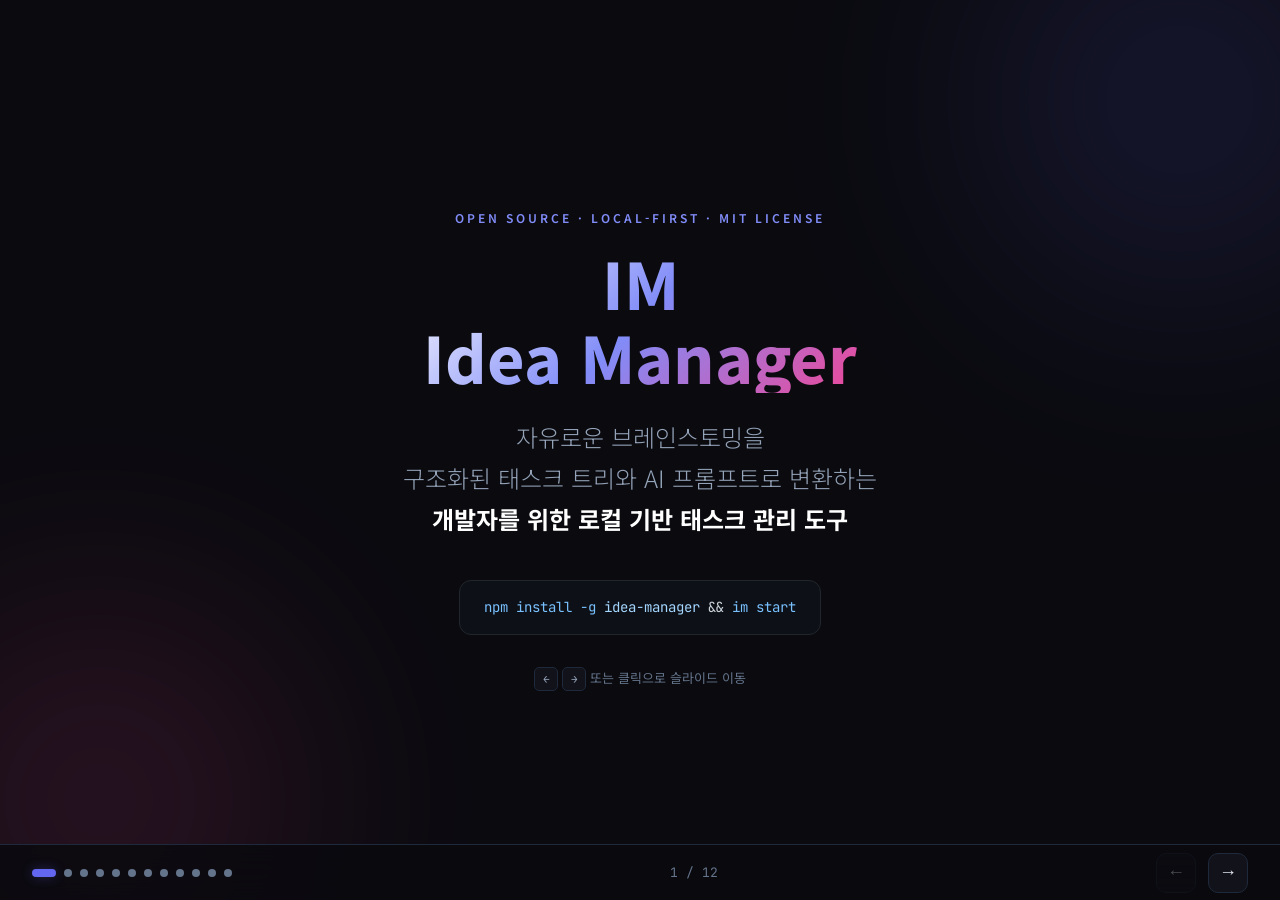
<file: idea-manager/index.html>
<!DOCTYPE html>
<html lang="ko">
<head>
<meta charset="UTF-8">
<meta name="viewport" content="width=device-width, initial-scale=1.0">
<title>IM (Idea Manager) - Presentation</title>
<link href="https://fonts.googleapis.com/css2?family=Inter:wght@300;400;500;600;700;800;900&family=JetBrains+Mono:wght@400;500;600&family=Noto+Sans+KR:wght@300;400;500;600;700;800&display=swap" rel="stylesheet">
<style>
  :root {
    --bg-dark: #0a0a0f;
    --bg-card: #12121a;
    --bg-card-hover: #1a1a2e;
    --accent: #6366f1;
    --accent-light: #818cf8;
    --accent-glow: rgba(99, 102, 241, 0.3);
    --green: #22c55e;
    --orange: #f59e0b;
    --pink: #ec4899;
    --cyan: #06b6d4;
    --red: #ef4444;
    --text: #e2e8f0;
    --text-dim: #94a3b8;
    --text-muted: #64748b;
    --border: #1e293b;
  }

  * { margin: 0; padding: 0; box-sizing: border-box; }

  body {
    font-family: 'Noto Sans KR', 'Inter', sans-serif;
    background: var(--bg-dark);
    color: var(--text);
    overflow: hidden;
    height: 100vh;
    width: 100vw;
  }

  /* Slide Container */
  .slides-wrapper {
    position: relative;
    width: 100vw;
    height: 100vh;
  }

  .slide {
    position: absolute;
    top: 0; left: 0;
    width: 100%; height: 100%;
    display: flex;
    flex-direction: column;
    justify-content: center;
    align-items: center;
    padding: 60px 80px;
    opacity: 0;
    transform: translateX(60px);
    transition: all 0.6s cubic-bezier(0.16, 1, 0.3, 1);
    pointer-events: none;
    overflow-y: auto;
  }

  .slide.active {
    opacity: 1;
    transform: translateX(0);
    pointer-events: auto;
  }

  .slide.prev {
    opacity: 0;
    transform: translateX(-60px);
  }

  /* Navigation */
  .nav-bar {
    position: fixed;
    bottom: 0;
    left: 0; right: 0;
    height: 56px;
    background: rgba(10, 10, 15, 0.85);
    backdrop-filter: blur(16px);
    border-top: 1px solid var(--border);
    display: flex;
    align-items: center;
    justify-content: space-between;
    padding: 0 32px;
    z-index: 100;
  }

  .nav-dots {
    display: flex;
    gap: 8px;
    align-items: center;
  }

  .nav-dot {
    width: 8px; height: 8px;
    border-radius: 50%;
    background: var(--text-muted);
    cursor: pointer;
    transition: all 0.3s;
    border: none;
  }

  .nav-dot.active {
    background: var(--accent);
    width: 24px;
    border-radius: 4px;
    box-shadow: 0 0 12px var(--accent-glow);
  }

  .nav-arrows {
    display: flex;
    gap: 12px;
  }

  .nav-btn {
    width: 40px; height: 40px;
    border-radius: 10px;
    border: 1px solid var(--border);
    background: var(--bg-card);
    color: var(--text);
    cursor: pointer;
    display: flex;
    align-items: center;
    justify-content: center;
    font-size: 18px;
    transition: all 0.2s;
  }

  .nav-btn:hover {
    background: var(--accent);
    border-color: var(--accent);
  }

  .nav-btn:disabled {
    opacity: 0.3;
    cursor: not-allowed;
  }

  .nav-info {
    font-size: 13px;
    color: var(--text-muted);
    font-family: 'JetBrains Mono', monospace;
  }

  /* Slide Elements */
  .slide-tag {
    font-size: 12px;
    font-weight: 600;
    letter-spacing: 3px;
    text-transform: uppercase;
    color: var(--accent-light);
    margin-bottom: 20px;
  }

  .slide-title {
    font-size: clamp(36px, 5vw, 64px);
    font-weight: 800;
    line-height: 1.15;
    margin-bottom: 24px;
    text-align: center;
    background: linear-gradient(135deg, #fff 0%, var(--accent-light) 50%, var(--pink) 100%);
    -webkit-background-clip: text;
    -webkit-text-fill-color: transparent;
    background-clip: text;
  }

  .slide-subtitle {
    font-size: clamp(18px, 2.5vw, 24px);
    color: var(--text-dim);
    text-align: center;
    max-width: 720px;
    line-height: 1.7;
    font-weight: 300;
  }

  .slide-content {
    width: 100%;
    max-width: 1100px;
  }

  /* Cards Grid */
  .cards-grid {
    display: grid;
    grid-template-columns: repeat(auto-fit, minmax(280px, 1fr));
    gap: 20px;
    width: 100%;
    max-width: 1100px;
  }

  .card {
    background: var(--bg-card);
    border: 1px solid var(--border);
    border-radius: 16px;
    padding: 28px;
    transition: all 0.3s;
    position: relative;
    overflow: hidden;
  }

  .card::before {
    content: '';
    position: absolute;
    top: 0; left: 0; right: 0;
    height: 3px;
    background: linear-gradient(90deg, var(--accent), var(--pink));
    opacity: 0;
    transition: opacity 0.3s;
  }

  .card:hover {
    border-color: var(--accent);
    transform: translateY(-4px);
    box-shadow: 0 12px 40px rgba(0,0,0,0.4);
  }

  .card:hover::before { opacity: 1; }

  .card-icon {
    font-size: 36px;
    margin-bottom: 16px;
    display: block;
  }

  .card-title {
    font-size: 20px;
    font-weight: 700;
    margin-bottom: 10px;
    color: #fff;
  }

  .card-desc {
    font-size: 16px;
    color: var(--text-dim);
    line-height: 1.7;
  }

  /* Code Block */
  .code-block {
    background: #0d1117;
    border: 1px solid #21262d;
    border-radius: 12px;
    padding: 24px 28px;
    font-family: 'JetBrains Mono', monospace;
    font-size: 14px;
    line-height: 1.8;
    color: #c9d1d9;
    overflow-x: auto;
    width: 100%;
    max-width: 700px;
  }

  .code-block .comment { color: #8b949e; }
  .code-block .keyword { color: #ff7b72; }
  .code-block .string { color: #a5d6ff; }
  .code-block .cmd { color: #79c0ff; }
  .code-block .flag { color: #d2a8ff; }

  /* Flow Diagram */
  .flow {
    display: flex;
    align-items: center;
    gap: 12px;
    flex-wrap: wrap;
    justify-content: center;
    margin: 32px 0;
  }

  .flow-item {
    background: var(--bg-card);
    border: 1px solid var(--border);
    border-radius: 12px;
    padding: 16px 24px;
    text-align: center;
    min-width: 140px;
    transition: all 0.3s;
  }

  .flow-item:hover {
    border-color: var(--accent);
    box-shadow: 0 0 20px var(--accent-glow);
  }

  .flow-emoji { font-size: 28px; display: block; margin-bottom: 8px; }
  .flow-label { font-size: 17px; font-weight: 600; color: #fff; }
  .flow-sub { font-size: 13px; color: var(--text-muted); margin-top: 4px; }

  .flow-arrow {
    font-size: 22px;
    color: var(--accent-light);
    flex-shrink: 0;
  }

  /* Status Bar */
  .status-flow {
    display: flex;
    align-items: center;
    gap: 8px;
    flex-wrap: wrap;
    justify-content: center;
    margin: 20px 0;
  }

  .status-badge {
    display: inline-flex;
    align-items: center;
    gap: 6px;
    padding: 12px 20px;
    border-radius: 10px;
    font-size: 17px;
    font-weight: 600;
    border: 1px solid transparent;
  }

  .status-badge.idea { background: rgba(99,102,241,0.15); color: var(--accent-light); border-color: rgba(99,102,241,0.3); }
  .status-badge.writing { background: rgba(245,158,11,0.15); color: var(--orange); border-color: rgba(245,158,11,0.3); }
  .status-badge.submitted { background: rgba(6,182,212,0.15); color: var(--cyan); border-color: rgba(6,182,212,0.3); }
  .status-badge.testing { background: rgba(236,72,153,0.15); color: var(--pink); border-color: rgba(236,72,153,0.3); }
  .status-badge.done { background: rgba(34,197,94,0.15); color: var(--green); border-color: rgba(34,197,94,0.3); }
  .status-badge.problem { background: rgba(239,68,68,0.15); color: var(--red); border-color: rgba(239,68,68,0.3); }

  .status-arrow { color: var(--text-muted); font-size: 18px; }

  /* Hierarchy Tree */
  .tree {
    font-family: 'JetBrains Mono', monospace;
    font-size: 17px;
    line-height: 2.2;
    background: var(--bg-card);
    border: 1px solid var(--border);
    border-radius: 16px;
    padding: 32px 40px;
    max-width: 560px;
    width: 100%;
  }

  .tree-line { display: flex; align-items: center; gap: 10px; }
  .tree-branch { color: var(--text-muted); white-space: pre; }
  .tree-icon { flex-shrink: 0; }
  .tree-text { color: var(--text); }
  .tree-text.project { color: #fff; font-weight: 700; font-size: 19px; }
  .tree-text.sub { color: var(--accent-light); font-weight: 600; }
  .tree-text.task { color: var(--text-dim); }
  .tree-text.prompt { color: var(--green); font-size: 15px; }

  /* Feature List */
  .feature-list {
    display: grid;
    grid-template-columns: 1fr 1fr;
    gap: 14px;
    max-width: 800px;
    width: 100%;
  }

  .feature-item {
    display: flex;
    align-items: center;
    gap: 12px;
    padding: 16px 22px;
    background: var(--bg-card);
    border: 1px solid var(--border);
    border-radius: 10px;
    font-size: 17px;
    transition: all 0.2s;
  }

  .feature-item:hover {
    border-color: var(--accent);
    background: var(--bg-card-hover);
  }

  .feature-check {
    width: 22px; height: 22px;
    border-radius: 6px;
    background: rgba(34,197,94,0.15);
    color: var(--green);
    display: flex;
    align-items: center;
    justify-content: center;
    font-size: 12px;
    flex-shrink: 0;
  }

  /* Agent Table */
  .agent-grid {
    display: grid;
    grid-template-columns: repeat(3, 1fr);
    gap: 20px;
    max-width: 800px;
    width: 100%;
  }

  .agent-card {
    text-align: center;
    padding: 32px 24px;
    background: var(--bg-card);
    border: 1px solid var(--border);
    border-radius: 16px;
    transition: all 0.3s;
  }

  .agent-card:hover {
    border-color: var(--accent);
    transform: translateY(-4px);
  }

  .agent-logo { font-size: 48px; margin-bottom: 16px; display: block; }
  .agent-name { font-size: 20px; font-weight: 700; margin-bottom: 6px; color: #fff; }
  .agent-cli {
    font-family: 'JetBrains Mono', monospace;
    font-size: 13px;
    color: var(--accent-light);
    background: rgba(99,102,241,0.1);
    padding: 4px 12px;
    border-radius: 6px;
    display: inline-block;
  }

  /* Section Header */
  .section-header {
    text-align: center;
    margin-bottom: 40px;
  }

  .section-header h2 {
    font-size: clamp(28px, 4vw, 44px);
    font-weight: 800;
    margin-bottom: 12px;
    color: #fff;
  }

  .section-header p {
    font-size: 19px;
    color: var(--text-dim);
    max-width: 700px;
    margin: 0 auto;
    line-height: 1.7;
  }

  /* Tech Stack */
  .tech-grid {
    display: grid;
    grid-template-columns: repeat(3, 1fr);
    gap: 16px;
    max-width: 840px;
    width: 100%;
  }

  .tech-item {
    display: flex;
    align-items: center;
    gap: 14px;
    padding: 18px 22px;
    background: var(--bg-card);
    border: 1px solid var(--border);
    border-radius: 12px;
    transition: all 0.2s;
  }

  .tech-item:hover {
    border-color: var(--accent);
  }

  .tech-icon {
    width: 40px; height: 40px;
    border-radius: 10px;
    display: flex;
    align-items: center;
    justify-content: center;
    font-size: 20px;
    flex-shrink: 0;
  }

  .tech-icon.blue { background: rgba(99,102,241,0.15); }
  .tech-icon.green { background: rgba(34,197,94,0.15); }
  .tech-icon.orange { background: rgba(245,158,11,0.15); }
  .tech-icon.pink { background: rgba(236,72,153,0.15); }
  .tech-icon.cyan { background: rgba(6,182,212,0.15); }
  .tech-icon.red { background: rgba(239,68,68,0.15); }

  .tech-name { font-weight: 600; font-size: 16px; color: #fff; }
  .tech-desc { font-size: 14px; color: var(--text-muted); }

  /* Background Effects */
  .bg-glow {
    position: absolute;
    width: 400px; height: 400px;
    border-radius: 50%;
    filter: blur(120px);
    opacity: 0.15;
    pointer-events: none;
  }

  .bg-glow.purple { background: var(--accent); top: -100px; right: -100px; }
  .bg-glow.pink { background: var(--pink); bottom: -100px; left: -100px; }
  .bg-glow.cyan { background: var(--cyan); top: 50%; left: 50%; transform: translate(-50%, -50%); }

  /* Keyboard hint */
  .kbd {
    display: inline-flex;
    align-items: center;
    justify-content: center;
    min-width: 24px;
    height: 24px;
    padding: 0 6px;
    border-radius: 5px;
    border: 1px solid var(--border);
    background: var(--bg-card);
    font-family: 'JetBrains Mono', monospace;
    font-size: 11px;
    color: var(--text-dim);
  }

  /* Comparison */
  .compare-grid {
    display: grid;
    grid-template-columns: 1fr 60px 1fr;
    gap: 0;
    align-items: center;
    max-width: 900px;
    width: 100%;
  }

  .compare-box {
    padding: 32px;
    border-radius: 16px;
    border: 1px solid var(--border);
  }

  .compare-box.before {
    background: rgba(239, 68, 68, 0.05);
    border-color: rgba(239, 68, 68, 0.2);
  }

  .compare-box.after {
    background: rgba(34, 197, 94, 0.05);
    border-color: rgba(34, 197, 94, 0.2);
  }

  .compare-label {
    font-size: 15px;
    font-weight: 700;
    letter-spacing: 2px;
    text-transform: uppercase;
    margin-bottom: 20px;
  }

  .compare-label.red { color: var(--red); }
  .compare-label.green { color: var(--green); }

  .compare-vs {
    text-align: center;
    font-size: 24px;
    font-weight: 800;
    color: var(--text-muted);
  }

  .compare-item {
    display: flex;
    align-items: flex-start;
    gap: 10px;
    margin-bottom: 16px;
    font-size: 18px;
    color: var(--text-dim);
    line-height: 1.6;
  }

  .compare-item span:first-child { flex-shrink: 0; }

  /* MCP Section */
  .mcp-tools {
    display: grid;
    grid-template-columns: repeat(3, 1fr);
    gap: 14px;
    max-width: 840px;
    width: 100%;
  }

  .mcp-tool {
    padding: 20px;
    background: var(--bg-card);
    border: 1px solid var(--border);
    border-radius: 12px;
    transition: all 0.2s;
  }

  .mcp-tool:hover {
    border-color: var(--cyan);
    background: var(--bg-card-hover);
  }

  .mcp-tool-name {
    font-family: 'JetBrains Mono', monospace;
    font-size: 15px;
    color: var(--cyan);
    margin-bottom: 6px;
    font-weight: 600;
  }

  .mcp-tool-desc {
    font-size: 15px;
    color: var(--text-dim);
  }

  /* Responsive */
  @media (max-width: 768px) {
    .slide { padding: 40px 24px; }
    .cards-grid { grid-template-columns: 1fr; }
    .feature-list { grid-template-columns: 1fr; }
    .agent-grid { grid-template-columns: 1fr; }
    .tech-grid { grid-template-columns: 1fr; }
    .compare-grid { grid-template-columns: 1fr; gap: 16px; }
    .compare-vs { display: none; }
    .mcp-tools { grid-template-columns: 1fr; }
    .flow { gap: 8px; }
    .flow-arrow { display: none; }
  }
</style>
</head>
<body>

<div class="slides-wrapper" id="slidesWrapper">

  <!-- Slide 0: Cover -->
  <div class="slide active" data-index="0">
    <div class="bg-glow purple"></div>
    <div class="bg-glow pink"></div>
    <div class="slide-tag">Open Source &middot; Local-First &middot; MIT License</div>
    <div class="slide-title">IM<br>Idea Manager</div>
    <div class="slide-subtitle">
      자유로운 브레인스토밍을<br>
      구조화된 태스크 트리와 AI 프롬프트로 변환하는<br>
      <strong style="color:#fff">개발자를 위한 로컬 기반 태스크 관리 도구</strong>
    </div>
    <div style="margin-top: 40px; display: flex; gap: 12px; align-items: center;">
      <div class="code-block" style="padding: 14px 24px; max-width: 400px; text-align: center;">
        <span class="cmd">npm install -g</span> <span class="string">idea-manager</span> && <span class="cmd">im start</span>
      </div>
    </div>
    <div style="margin-top: 32px; color: var(--text-muted); font-size: 13px;">
      <span class="kbd">&larr;</span> <span class="kbd">&rarr;</span> 또는 클릭으로 슬라이드 이동
    </div>
  </div>

  <!-- Slide 1: AI 시대의 역설 -->
  <div class="slide" data-index="1">
    <div class="bg-glow cyan"></div>
    <div class="section-header">
      <div class="slide-tag">The Paradox</div>
      <h2>AI 시대의 역설</h2>
      <p>코딩은 AI가 해주는데, 왜 개발은 더 복잡해졌을까?</p>
    </div>
    <div class="cards-grid" style="max-width: 1000px;">
      <div class="card">
        <span class="card-icon" style="font-size: 48px;">&#9889;</span>
        <div class="card-title">AI가 바꾼 것</div>
        <div class="card-desc" style="font-size: 17px; line-height: 1.9;">
          Claude, GPT, Gemini... AI가 코드를 대신 짜주는 시대.<br>
          개발의 <strong style="color:#fff">실행 속도</strong>는 폭발적으로 빨라졌다.
        </div>
      </div>
      <div class="card">
        <span class="card-icon" style="font-size: 48px;">&#129504;</span>
        <div class="card-title">바뀌지 않은 것</div>
        <div class="card-desc" style="font-size: 17px; line-height: 1.9;">
          하지만 <strong style="color:#fff">"무엇을 만들지"</strong> 결정하는 건 여전히 사람의 몫.<br>
          아이디어 정리, 우선순위, 작업 분해는 AI가 못 한다.
        </div>
      </div>
      <div class="card" style="grid-column: span 2;">
        <span class="card-icon" style="font-size: 48px;">&#127919;</span>
        <div class="card-title">진짜 병목은 "정리"</div>
        <div class="card-desc" style="font-size: 17px; line-height: 1.9;">
          AI에게 좋은 결과를 받으려면, <strong style="color:#fff">좋은 프롬프트</strong>가 필요하다.<br>
          좋은 프롬프트는 <strong style="color:#fff">잘 정리된 생각</strong>에서 나온다.<br>
          결국 <strong style="color: var(--accent-light);">생각을 구조화하는 과정</strong>이 개발의 핵심이 되었다.
        </div>
      </div>
    </div>
  </div>

  <!-- Slide 2: 기존 도구의 한계 -->
  <div class="slide" data-index="2">
    <div class="section-header">
      <div class="slide-tag">Limitations</div>
      <h2>기존 도구들의 한계</h2>
      <p>좋은 도구들이지만, AI 시대의 개발 워크플로우에는 맞지 않는다</p>
    </div>
    <div class="cards-grid" style="max-width: 1000px; grid-template-columns: repeat(3, 1fr);">
      <div class="card">
        <span class="card-icon" style="font-size: 40px;">&#128221;</span>
        <div class="card-title">메모 앱</div>
        <div class="card-desc" style="font-size: 16px; line-height: 1.8; color: var(--text-muted);">Notion, Obsidian, 메모장</div>
        <div style="margin-top: 16px; padding-top: 16px; border-top: 1px solid var(--border);">
          <div class="card-desc" style="font-size: 16px; line-height: 1.8;">
            &#10060; 적기엔 좋지만 <strong style="color:var(--red);">실행으로 연결이 안 됨</strong><br>
            &#10060; 아이디어가 쌓이기만 하고 정체<br>
            &#10060; AI 에이전트와 연동 불가
          </div>
        </div>
      </div>
      <div class="card">
        <span class="card-icon" style="font-size: 40px;">&#128203;</span>
        <div class="card-title">프로젝트 관리</div>
        <div class="card-desc" style="font-size: 16px; line-height: 1.8; color: var(--text-muted);">Jira, Linear, Trello</div>
        <div style="margin-top: 16px; padding-top: 16px; border-top: 1px solid var(--border);">
          <div class="card-desc" style="font-size: 16px; line-height: 1.8;">
            &#10060; 팀 협업 도구라 <strong style="color:var(--red);">혼자 쓰기엔 무거움</strong><br>
            &#10060; 브레인스토밍 → 태스크 전환이 단절<br>
            &#10060; AI 프롬프트 관리 개념 없음
          </div>
        </div>
      </div>
      <div class="card">
        <span class="card-icon" style="font-size: 40px;">&#129302;</span>
        <div class="card-title">AI 도구</div>
        <div class="card-desc" style="font-size: 16px; line-height: 1.8; color: var(--text-muted);">Claude, ChatGPT, Cursor</div>
        <div style="margin-top: 16px; padding-top: 16px; border-top: 1px solid var(--border);">
          <div class="card-desc" style="font-size: 16px; line-height: 1.8;">
            &#10060; 대화가 끝나면 <strong style="color:var(--red);">맥락이 사라짐</strong><br>
            &#10060; 매번 처음부터 상황 설명 반복<br>
            &#10060; 프롬프트가 체계적으로 관리 안 됨
          </div>
        </div>
      </div>
    </div>
    <div style="margin-top: 36px; text-align: center; font-size: 19px; color: var(--text-dim); max-width: 700px;">
      <strong style="color: var(--accent-light);">"아이디어를 적는 도구"</strong>와 <strong style="color: var(--accent-light);">"실행하는 도구"</strong> 사이에<br>
      <strong style="color: #fff;">연결 고리가 없다</strong>
    </div>
  </div>

  <!-- Slide 3: IM의 철학 -->
  <div class="slide" data-index="3">
    <div class="bg-glow purple"></div>
    <div class="bg-glow pink"></div>
    <div class="section-header">
      <div class="slide-tag">Philosophy</div>
      <h2>IM의 철학</h2>
      <p>프롬프트가 곧 산출물이다</p>
    </div>
    <div style="display: flex; flex-direction: column; gap: 24px; max-width: 900px; width: 100%;">
      <div style="display: grid; grid-template-columns: 80px 1fr; gap: 24px; align-items: start; padding: 28px 32px; background: var(--bg-card); border: 1px solid var(--border); border-radius: 16px;">
        <div style="width: 64px; height: 64px; border-radius: 16px; background: rgba(99,102,241,0.15); display: flex; align-items: center; justify-content: center; font-size: 32px;">1</div>
        <div>
          <div style="font-size: 21px; font-weight: 700; color: #fff; margin-bottom: 8px;">생각을 자유롭게, 정리는 도구가</div>
          <div style="font-size: 17px; color: var(--text-dim); line-height: 1.8;">브레인스토밍은 구조에 얽매이지 않고 자유롭게. 그 혼란스러운 생각을 서브 프로젝트와 태스크로 정리하는 건 IM의 역할입니다. 떠오를 때 적고, 나중에 정리하세요.</div>
        </div>
      </div>
      <div style="display: grid; grid-template-columns: 80px 1fr; gap: 24px; align-items: start; padding: 28px 32px; background: var(--bg-card); border: 1px solid var(--border); border-radius: 16px;">
        <div style="width: 64px; height: 64px; border-radius: 16px; background: rgba(236,72,153,0.15); display: flex; align-items: center; justify-content: center; font-size: 32px;">2</div>
        <div>
          <div style="font-size: 21px; font-weight: 700; color: #fff; margin-bottom: 8px;">프롬프트는 일회성이 아니라 자산이다</div>
          <div style="font-size: 17px; color: var(--text-dim); line-height: 1.8;">AI에게 던진 프롬프트는 사라지지 않습니다. 태스크마다 프롬프트를 저장하고, 다듬고, 재사용합니다. 잘 만든 프롬프트 하나가 수시간의 코딩을 대체합니다.</div>
        </div>
      </div>
      <div style="display: grid; grid-template-columns: 80px 1fr; gap: 24px; align-items: start; padding: 28px 32px; background: var(--bg-card); border: 1px solid var(--border); border-radius: 16px;">
        <div style="width: 64px; height: 64px; border-radius: 16px; background: rgba(34,197,94,0.15); display: flex; align-items: center; justify-content: center; font-size: 32px;">3</div>
        <div>
          <div style="font-size: 21px; font-weight: 700; color: #fff; margin-bottom: 8px;">사람이 지시하고, AI가 실행한다</div>
          <div style="font-size: 17px; color: var(--text-dim); line-height: 1.8;">프롬프트를 "제출"하면 AI 에이전트가 자동으로 실행합니다. MCP 서버와 Watch 모드로 Claude, Gemini, Codex가 태스크를 직접 수행합니다. 당신은 감독만 하세요.</div>
        </div>
      </div>
    </div>
  </div>

  <!-- Slide 4: Core Workflow -->
  <div class="slide" data-index="4">
    <div class="section-header">
      <div class="slide-tag">Core Workflow</div>
      <h2>전체 워크플로우</h2>
      <p>아이디어에서 AI 실행까지, 하나의 흐름으로 연결</p>
    </div>
    <div class="flow">
      <div class="flow-item">
        <span class="flow-emoji">&#128173;</span>
        <span class="flow-label">브레인스토밍</span>
        <div class="flow-sub">자유로운 메모</div>
      </div>
      <span class="flow-arrow">&#10230;</span>
      <div class="flow-item">
        <span class="flow-emoji">&#128193;</span>
        <span class="flow-label">서브 프로젝트</span>
        <div class="flow-sub">카테고리 분류</div>
      </div>
      <span class="flow-arrow">&#10230;</span>
      <div class="flow-item">
        <span class="flow-emoji">&#9998;</span>
        <span class="flow-label">태스크</span>
        <div class="flow-sub">실행 단위 분리</div>
      </div>
      <span class="flow-arrow">&#10230;</span>
      <div class="flow-item">
        <span class="flow-emoji">&#128196;</span>
        <span class="flow-label">프롬프트</span>
        <div class="flow-sub">AI 지시문 작성</div>
      </div>
      <span class="flow-arrow">&#10230;</span>
      <div class="flow-item" style="border-color: var(--green);">
        <span class="flow-emoji">&#129302;</span>
        <span class="flow-label">AI 실행</span>
        <div class="flow-sub">자동/수동 실행</div>
      </div>
    </div>
    <div style="margin-top: 40px; display: flex; gap: 32px; align-items: flex-start; flex-wrap: wrap; justify-content: center; max-width: 1100px;">
      <div class="tree" style="flex: 1; min-width: 400px;">
        <div class="tree-line"><span class="tree-icon">&#128194;</span> <span class="tree-text project">프로젝트: 웹사이트 리뉴얼</span></div>
        <div class="tree-line"><span class="tree-branch">├── </span><span class="tree-icon">&#128193;</span> <span class="tree-text sub">서브 프로젝트: 프론트엔드</span></div>
        <div class="tree-line"><span class="tree-branch">│   ├── </span><span class="tree-icon">&#9744;</span> <span class="tree-text task">태스크: 랜딩 페이지 제작</span></div>
        <div class="tree-line"><span class="tree-branch">│   │   └── </span><span class="tree-icon">&#128172;</span> <span class="tree-text prompt">프롬프트: "React로 랜딩 페이지를..."</span></div>
        <div class="tree-line"><span class="tree-branch">│   └── </span><span class="tree-icon">&#9744;</span> <span class="tree-text task">태스크: 다크모드 구현</span></div>
        <div class="tree-line"><span class="tree-branch">└── </span><span class="tree-icon">&#128193;</span> <span class="tree-text sub">서브 프로젝트: 백엔드</span></div>
        <div class="tree-line"><span class="tree-branch">    └── </span><span class="tree-icon">&#9744;</span> <span class="tree-text task">태스크: API 설계</span></div>
      </div>
      <div style="flex: 1; min-width: 320px; display: flex; flex-direction: column; gap: 14px;">
        <div style="padding: 18px 22px; background: var(--bg-card); border: 1px solid var(--border); border-radius: 12px; display: flex; align-items: center; gap: 14px;">
          <div style="width: 40px; height: 40px; border-radius: 10px; background: rgba(99,102,241,0.15); display: flex; align-items: center; justify-content: center; font-size: 18px;">&#128173;</div>
          <div><div style="font-size: 15px; font-weight: 600; color: #fff;">브레인스토밍 패널</div><div style="font-size: 14px; color: var(--text-muted);">생각나는 대로 자유롭게 작성</div></div>
        </div>
        <div style="padding: 18px 22px; background: var(--bg-card); border: 1px solid var(--border); border-radius: 12px; display: flex; align-items: center; gap: 14px;">
          <div style="width: 40px; height: 40px; border-radius: 10px; background: rgba(236,72,153,0.15); display: flex; align-items: center; justify-content: center; font-size: 18px;">&#128196;</div>
          <div><div style="font-size: 15px; font-weight: 600; color: #fff;">프롬프트 에디터</div><div style="font-size: 14px; color: var(--text-muted);">태스크별 AI 지시문 작성/관리</div></div>
        </div>
        <div style="padding: 18px 22px; background: var(--bg-card); border: 1px solid var(--border); border-radius: 12px; display: flex; align-items: center; gap: 14px;">
          <div style="width: 40px; height: 40px; border-radius: 10px; background: rgba(34,197,94,0.15); display: flex; align-items: center; justify-content: center; font-size: 18px;">&#129302;</div>
          <div><div style="font-size: 15px; font-weight: 600; color: #fff;">AI 자동 실행</div><div style="font-size: 14px; color: var(--text-muted);">제출 → Watch/MCP가 자동 처리</div></div>
        </div>
      </div>
    </div>
  </div>

  <!-- Slide 5: Task Status -->
  <div class="slide" data-index="5">
    <div class="section-header">
      <div class="slide-tag">Task Management</div>
      <h2>태스크 상태 관리</h2>
      <p>6단계 상태 흐름으로 진행 상황을 한눈에 파악</p>
    </div>
    <div class="status-flow">
      <div class="status-badge idea">&#128161; Idea</div>
      <span class="status-arrow">&#10230;</span>
      <div class="status-badge writing">&#9999;&#65039; Writing</div>
      <span class="status-arrow">&#10230;</span>
      <div class="status-badge submitted">&#128640; Submitted</div>
      <span class="status-arrow">&#10230;</span>
      <div class="status-badge testing">&#129514; Testing</div>
      <span class="status-arrow">&#10230;</span>
      <div class="status-badge done">&#9989; Done</div>
    </div>
    <div style="display: flex; justify-content: center; margin-top: 4px;">
      <div class="status-badge problem" style="margin-left: 240px;">&#128308; Problem</div>
    </div>
    <div class="cards-grid" style="margin-top: 48px;">
      <div class="card">
        <span class="card-icon">&#128161;</span>
        <div class="card-title">Idea</div>
        <div class="card-desc">아이디어 단계. 떠오르는 생각을 자유롭게 기록합니다.</div>
      </div>
      <div class="card">
        <span class="card-icon">&#9999;&#65039;</span>
        <div class="card-title">Writing</div>
        <div class="card-desc">구체적인 프롬프트를 작성하고 요구사항을 정리합니다.</div>
      </div>
      <div class="card">
        <span class="card-icon">&#128640;</span>
        <div class="card-title">Submitted</div>
        <div class="card-desc">AI 에이전트에 제출된 상태. Watch 모드로 자동 실행됩니다.</div>
      </div>
      <div class="card">
        <span class="card-icon">&#129514;</span>
        <div class="card-title">Testing</div>
        <div class="card-desc">AI 실행 결과를 검토하고 테스트하는 단계입니다.</div>
      </div>
      <div class="card">
        <span class="card-icon">&#9989;</span>
        <div class="card-title">Done</div>
        <div class="card-desc">완료! 태스크가 성공적으로 마무리되었습니다.</div>
      </div>
      <div class="card">
        <span class="card-icon">&#128308;</span>
        <div class="card-title">Problem</div>
        <div class="card-desc">문제 발생. 수정이 필요한 태스크를 표시합니다.</div>
      </div>
    </div>
  </div>

  <!-- Slide 6: Multi Agent -->
  <div class="slide" data-index="6">
    <div class="bg-glow purple"></div>
    <div class="section-header">
      <div class="slide-tag">Multi-Agent</div>
      <h2>멀티 에이전트 지원</h2>
      <p>프로젝트별로 원하는 AI CLI를 선택해서 사용할 수 있습니다</p>
    </div>
    <div class="agent-grid">
      <div class="agent-card">
        <span class="agent-logo">&#9729;&#65039;</span>
        <div class="agent-name">Claude</div>
        <div class="agent-cli">claude</div>
        <div style="margin-top: 12px; font-size: 13px; color: var(--text-dim);">Anthropic<br>Claude Code CLI</div>
      </div>
      <div class="agent-card">
        <span class="agent-logo">&#10024;</span>
        <div class="agent-name">Gemini</div>
        <div class="agent-cli">gemini</div>
        <div style="margin-top: 12px; font-size: 13px; color: var(--text-dim);">Google<br>Gemini CLI</div>
      </div>
      <div class="agent-card">
        <span class="agent-logo">&#128187;</span>
        <div class="agent-name">Codex</div>
        <div class="agent-cli">codex</div>
        <div style="margin-top: 12px; font-size: 13px; color: var(--text-dim);">OpenAI<br>Codex CLI</div>
      </div>
    </div>
    <div style="margin-top: 40px; text-align: center; color: var(--text-dim); font-size: 14px; line-height: 1.8;">
      프로젝트 헤더 드롭다운에서 AI CLI를 선택<br>
      <strong style="color: var(--text);">Watch 모드</strong>와 <strong style="color: var(--text);">AI Chat</strong>에 자동 적용
    </div>
  </div>

  <!-- Slide 7: MCP Server -->
  <div class="slide" data-index="7">
    <div class="bg-glow cyan"></div>
    <div class="section-header">
      <div class="slide-tag">MCP Server</div>
      <h2>MCP 서버</h2>
      <p>Model Context Protocol로 외부 AI 에이전트에 태스크를 노출합니다</p>
    </div>
    <div class="mcp-tools">
      <div class="mcp-tool">
        <div class="mcp-tool-name">list-projects</div>
        <div class="mcp-tool-desc">전체 프로젝트 목록 조회</div>
      </div>
      <div class="mcp-tool">
        <div class="mcp-tool-name">get-project-context</div>
        <div class="mcp-tool-desc">서브 프로젝트 + 태스크 트리</div>
      </div>
      <div class="mcp-tool">
        <div class="mcp-tool-name">get-next-task</div>
        <div class="mcp-tool-desc">다음 실행할 태스크 조회</div>
      </div>
      <div class="mcp-tool">
        <div class="mcp-tool-name">get-task-prompt</div>
        <div class="mcp-tool-desc">태스크 프롬프트 조회</div>
      </div>
      <div class="mcp-tool">
        <div class="mcp-tool-name">update-status</div>
        <div class="mcp-tool-desc">태스크 상태 변경</div>
      </div>
      <div class="mcp-tool">
        <div class="mcp-tool-name">report-completion</div>
        <div class="mcp-tool-desc">태스크 완료 보고</div>
      </div>
    </div>
    <div style="margin-top: 36px; display: flex; gap: 20px; flex-wrap: wrap; justify-content: center;">
      <div class="code-block" style="max-width: 480px;">
        <div class="comment">// Claude Desktop 설정</div>
        <div>{</div>
        <div>  "<span class="string">mcpServers</span>": {</div>
        <div>    "<span class="string">idea-manager</span>": {</div>
        <div>      "<span class="string">command</span>": "<span class="keyword">npx</span>",</div>
        <div>      "<span class="string">args</span>": ["<span class="keyword">-y</span>", "<span class="string">idea-manager</span>", "<span class="string">mcp</span>"]</div>
        <div>    }</div>
        <div>  }</div>
        <div>}</div>
      </div>
    </div>
  </div>

  <!-- Slide 8: Watch Mode & Sync -->
  <div class="slide" data-index="8">
    <div class="section-header">
      <div class="slide-tag">Automation</div>
      <h2>Watch 모드 & Git 동기화</h2>
      <p>제출된 태스크를 자동 실행하고, 여러 PC에서 데이터를 동기화합니다</p>
    </div>
    <div class="cards-grid" style="max-width: 900px;">
      <div class="card" style="grid-column: span 1;">
        <span class="card-icon">&#128064;</span>
        <div class="card-title">Watch 모드</div>
        <div class="card-desc" style="margin-bottom: 20px;">제출된 태스크를 AI CLI가 자동으로 실행합니다. 실시간 스트리밍 출력으로 진행 상황을 확인할 수 있습니다.</div>
        <div class="code-block" style="max-width: 100%; font-size: 13px;">
          <div><span class="cmd">im watch</span>                  <span class="comment"># 자동 실행</span></div>
          <div><span class="cmd">im watch</span> <span class="flag">--project</span> &lt;id&gt;  <span class="comment"># 특정 프로젝트</span></div>
          <div><span class="cmd">im watch</span> <span class="flag">--dry-run</span>       <span class="comment"># 미리보기</span></div>
        </div>
      </div>
      <div class="card" style="grid-column: span 1;">
        <span class="card-icon">&#128260;</span>
        <div class="card-title">PC 간 동기화</div>
        <div class="card-desc" style="margin-bottom: 20px;">Git 리포지토리를 통해 여러 PC에서 데이터를 동기화합니다. GitHub CLI로 리포 자동 생성도 지원합니다.</div>
        <div class="code-block" style="max-width: 100%; font-size: 13px;">
          <div><span class="comment"># 첫 번째 PC</span></div>
          <div><span class="cmd">im sync init</span>   <span class="comment"># 초기화</span></div>
          <div><span class="cmd">im sync push</span>   <span class="comment"># 내보내기</span></div>
          <div></div>
          <div><span class="comment"># 다른 PC</span></div>
          <div><span class="cmd">im sync init</span>   <span class="comment"># 연결</span></div>
          <div><span class="cmd">im sync pull</span>   <span class="comment"># 가져오기</span></div>
        </div>
      </div>
    </div>
  </div>

  <!-- Slide 9: Workspace Features -->
  <div class="slide" data-index="9">
    <div class="bg-glow pink"></div>
    <div class="section-header">
      <div class="slide-tag">Workspace</div>
      <h2>워크스페이스 기능</h2>
      <p>브레인스토밍부터 프롬프트 작성까지, 하나의 화면에서</p>
    </div>
    <div class="feature-list">
      <div class="feature-item">
        <div class="feature-check">&#10003;</div>
        <span><strong>3-패널 레이아웃</strong> &mdash; 드래그로 크기 조절</span>
      </div>
      <div class="feature-item">
        <div class="feature-check">&#10003;</div>
        <span><strong>탭 기반 네비게이션</strong> &mdash; 프로젝트 동시 열기</span>
      </div>
      <div class="feature-item">
        <div class="feature-check">&#10003;</div>
        <span><strong>브레인스토밍 패널</strong> &mdash; 자유로운 메모</span>
      </div>
      <div class="feature-item">
        <div class="feature-check">&#10003;</div>
        <span><strong>프롬프트 에디터</strong> &mdash; 태스크별 프롬프트</span>
      </div>
      <div class="feature-item">
        <div class="feature-check">&#10003;</div>
        <span><strong>AI 채팅</strong> &mdash; 태스크별 대화</span>
      </div>
      <div class="feature-item">
        <div class="feature-check">&#10003;</div>
        <span><strong>파일 트리 드로어</strong> &mdash; 디렉토리 탐색</span>
      </div>
      <div class="feature-item">
        <div class="feature-check">&#10003;</div>
        <span><strong>대시보드</strong> &mdash; Active / All / Today</span>
      </div>
      <div class="feature-item">
        <div class="feature-check">&#10003;</div>
        <span><strong>키보드 단축키</strong> &mdash; 빠른 조작</span>
      </div>
      <div class="feature-item">
        <div class="feature-check">&#10003;</div>
        <span><strong>드래그 앤 드롭</strong> &mdash; 태스크 순서 변경</span>
      </div>
      <div class="feature-item">
        <div class="feature-check">&#10003;</div>
        <span><strong>앱 모드</strong> &mdash; 주소창 없는 독립 윈도우</span>
      </div>
    </div>
    <div style="margin-top: 32px; display: flex; gap: 12px; flex-wrap: wrap; justify-content: center;">
      <div style="padding: 8px 16px; border-radius: 8px; background: var(--bg-card); border: 1px solid var(--border); font-size: 13px;">
        <span class="kbd">B</span> 브레인스토밍
      </div>
      <div style="padding: 8px 16px; border-radius: 8px; background: var(--bg-card); border: 1px solid var(--border); font-size: 13px;">
        <span class="kbd">N</span> 서브 프로젝트
      </div>
      <div style="padding: 8px 16px; border-radius: 8px; background: var(--bg-card); border: 1px solid var(--border); font-size: 13px;">
        <span class="kbd">T</span> 태스크
      </div>
      <div style="padding: 8px 16px; border-radius: 8px; background: var(--bg-card); border: 1px solid var(--border); font-size: 13px;">
        <span class="kbd">&#8984;1~6</span> 상태 변경
      </div>
    </div>
  </div>

  <!-- Slide 8: Tech Stack -->
  <div class="slide" data-index="10">
    <div class="section-header">
      <div class="slide-tag">Tech Stack</div>
      <h2>기술 스택</h2>
      <p>모던 웹 기술로 구축된 로컬 우선 아키텍처</p>
    </div>
    <div class="tech-grid">
      <div class="tech-item">
        <div class="tech-icon blue">&#9883;</div>
        <div><div class="tech-name">Next.js 16</div><div class="tech-desc">App Router + API Routes</div></div>
      </div>
      <div class="tech-item">
        <div class="tech-icon cyan">&#9883;</div>
        <div><div class="tech-name">React 19</div><div class="tech-desc">UI 프레임워크</div></div>
      </div>
      <div class="tech-item">
        <div class="tech-icon blue">&#128295;</div>
        <div><div class="tech-name">TypeScript</div><div class="tech-desc">타입 안전성</div></div>
      </div>
      <div class="tech-item">
        <div class="tech-icon cyan">&#127912;</div>
        <div><div class="tech-name">Tailwind CSS 4</div><div class="tech-desc">스타일링</div></div>
      </div>
      <div class="tech-item">
        <div class="tech-icon green">&#128451;</div>
        <div><div class="tech-name">SQLite (sql.js)</div><div class="tech-desc">순수 JS, 네이티브 의존성 없음</div></div>
      </div>
      <div class="tech-item">
        <div class="tech-icon orange">&#129302;</div>
        <div><div class="tech-name">Claude / Gemini / Codex</div><div class="tech-desc">AI CLI 멀티 에이전트</div></div>
      </div>
      <div class="tech-item">
        <div class="tech-icon pink">&#128268;</div>
        <div><div class="tech-name">MCP</div><div class="tech-desc">Model Context Protocol</div></div>
      </div>
      <div class="tech-item">
        <div class="tech-icon green">&#128187;</div>
        <div><div class="tech-name">Commander.js</div><div class="tech-desc">CLI 프레임워크</div></div>
      </div>
      <div class="tech-item">
        <div class="tech-icon red">&#128230;</div>
        <div><div class="tech-name">npm package</div><div class="tech-desc">글로벌 설치 후 바로 사용</div></div>
      </div>
    </div>
    <div style="margin-top: 36px; display: flex; gap: 24px; flex-wrap: wrap; justify-content: center;">
      <div style="text-align: center;">
        <div style="font-size: 32px; font-weight: 800; color: #fff;">100%</div>
        <div style="font-size: 13px; color: var(--text-dim);">로컬 실행</div>
      </div>
      <div style="width: 1px; background: var(--border);"></div>
      <div style="text-align: center;">
        <div style="font-size: 32px; font-weight: 800; color: #fff;">0</div>
        <div style="font-size: 13px; color: var(--text-dim);">외부 서버 의존</div>
      </div>
      <div style="width: 1px; background: var(--border);"></div>
      <div style="text-align: center;">
        <div style="font-size: 32px; font-weight: 800; color: #fff;">MIT</div>
        <div style="font-size: 13px; color: var(--text-dim);">오픈소스 라이선스</div>
      </div>
    </div>
  </div>

  <!-- Slide 9: Quick Start -->
  <div class="slide" data-index="11">
    <div class="bg-glow purple"></div>
    <div class="bg-glow pink"></div>
    <div class="section-header">
      <div class="slide-tag">Quick Start</div>
      <h2>지금 바로 시작하세요</h2>
    </div>
    <div class="code-block" style="max-width: 600px; font-size: 15px; line-height: 2;">
      <div><span class="comment"># 1. 설치</span></div>
      <div><span class="cmd">npm install -g</span> <span class="string">idea-manager</span></div>
      <div></div>
      <div><span class="comment"># 2. 실행</span></div>
      <div><span class="cmd">im start</span></div>
      <div></div>
      <div><span class="comment"># 3. MCP 서버 연결 (선택)</span></div>
      <div><span class="cmd">claude mcp add</span> <span class="string">idea-manager</span> <span class="flag">--</span> <span class="cmd">npx</span> <span class="flag">-y</span> <span class="string">idea-manager mcp</span></div>
      <div></div>
      <div><span class="comment"># 4. 자동 실행 (선택)</span></div>
      <div><span class="cmd">im watch</span></div>
    </div>
    <div style="margin-top: 48px; text-align: center;">
      <div style="font-size: 14px; color: var(--text-dim); margin-bottom: 16px;">Node.js 18+ 필요 &middot; AI CLI는 선택사항</div>
      <a href="https://github.com/navskh/IM" target="_blank" style="
        display: inline-flex;
        align-items: center;
        gap: 10px;
        padding: 14px 32px;
        background: var(--accent);
        color: #fff;
        border-radius: 12px;
        text-decoration: none;
        font-weight: 600;
        font-size: 16px;
        transition: all 0.2s;
      ">
        GitHub Repository &#10230;
      </a>
    </div>
    <div style="margin-top: 48px; color: var(--text-muted); font-size: 13px; text-align: center;">
      idea-manager v1.1.7 &middot; MIT License &middot; by navskh
    </div>
  </div>

</div>

<!-- Navigation Bar -->
<div class="nav-bar">
  <div class="nav-dots" id="navDots"></div>
  <div class="nav-info" id="navInfo">1 / 10</div>
  <div class="nav-arrows">
    <button class="nav-btn" id="prevBtn" onclick="navigate(-1)">&#8592;</button>
    <button class="nav-btn" id="nextBtn" onclick="navigate(1)">&#8594;</button>
  </div>
</div>

<script>
  let currentSlide = 0;
  const slides = document.querySelectorAll('.slide');
  const totalSlides = slides.length;

  // Create dots
  const dotsContainer = document.getElementById('navDots');
  for (let i = 0; i < totalSlides; i++) {
    const dot = document.createElement('button');
    dot.className = 'nav-dot' + (i === 0 ? ' active' : '');
    dot.onclick = () => goToSlide(i);
    dotsContainer.appendChild(dot);
  }

  function goToSlide(index) {
    if (index < 0 || index >= totalSlides || index === currentSlide) return;

    const direction = index > currentSlide ? 1 : -1;
    const oldSlide = slides[currentSlide];
    const newSlide = slides[index];

    // Hide old slide
    oldSlide.classList.remove('active');
    if (direction > 0) {
      oldSlide.classList.add('prev');
    } else {
      oldSlide.classList.remove('prev');
    }

    // Prepare new slide starting position (no transition)
    newSlide.style.transition = 'none';
    newSlide.style.opacity = '0';
    newSlide.style.transform = direction > 0 ? 'translateX(60px)' : 'translateX(-60px)';
    newSlide.classList.remove('prev');

    currentSlide = index;

    // Animate new slide in
    requestAnimationFrame(() => {
      requestAnimationFrame(() => {
        newSlide.style.transition = '';
        newSlide.style.opacity = '';
        newSlide.style.transform = '';
        newSlide.classList.add('active');
      });
    });

    updateUI();
  }

  function navigate(direction) {
    goToSlide(currentSlide + direction);
  }

  function updateUI() {
    // Update dots
    document.querySelectorAll('.nav-dot').forEach((dot, i) => {
      dot.classList.toggle('active', i === currentSlide);
    });

    // Update info
    document.getElementById('navInfo').textContent = `${currentSlide + 1} / ${totalSlides}`;

    // Update buttons
    document.getElementById('prevBtn').disabled = currentSlide === 0;
    document.getElementById('nextBtn').disabled = currentSlide === totalSlides - 1;
  }

  // Keyboard navigation
  document.addEventListener('keydown', (e) => {
    if (e.key === 'ArrowRight' || e.key === ' ') {
      e.preventDefault();
      navigate(1);
    } else if (e.key === 'ArrowLeft') {
      e.preventDefault();
      navigate(-1);
    } else if (e.key === 'Home') {
      e.preventDefault();
      goToSlide(0);
    } else if (e.key === 'End') {
      e.preventDefault();
      goToSlide(totalSlides - 1);
    }
  });

  // Click anywhere on slide → next, Shift+click → previous
  document.addEventListener('click', (e) => {
    if (e.target.closest('.nav-bar, button, a, input, textarea, select, label')) return;
    if (window.getSelection && window.getSelection().toString().length > 0) return;
    navigate(e.shiftKey ? -1 : 1);
  });

  // Touch/swipe support
  let touchStartX = 0;
  document.addEventListener('touchstart', (e) => {
    touchStartX = e.changedTouches[0].screenX;
  });
  document.addEventListener('touchend', (e) => {
    const diff = touchStartX - e.changedTouches[0].screenX;
    if (Math.abs(diff) > 50) {
      navigate(diff > 0 ? 1 : -1);
    }
  });

  updateUI();
</script>
</body>
</html>
</file>
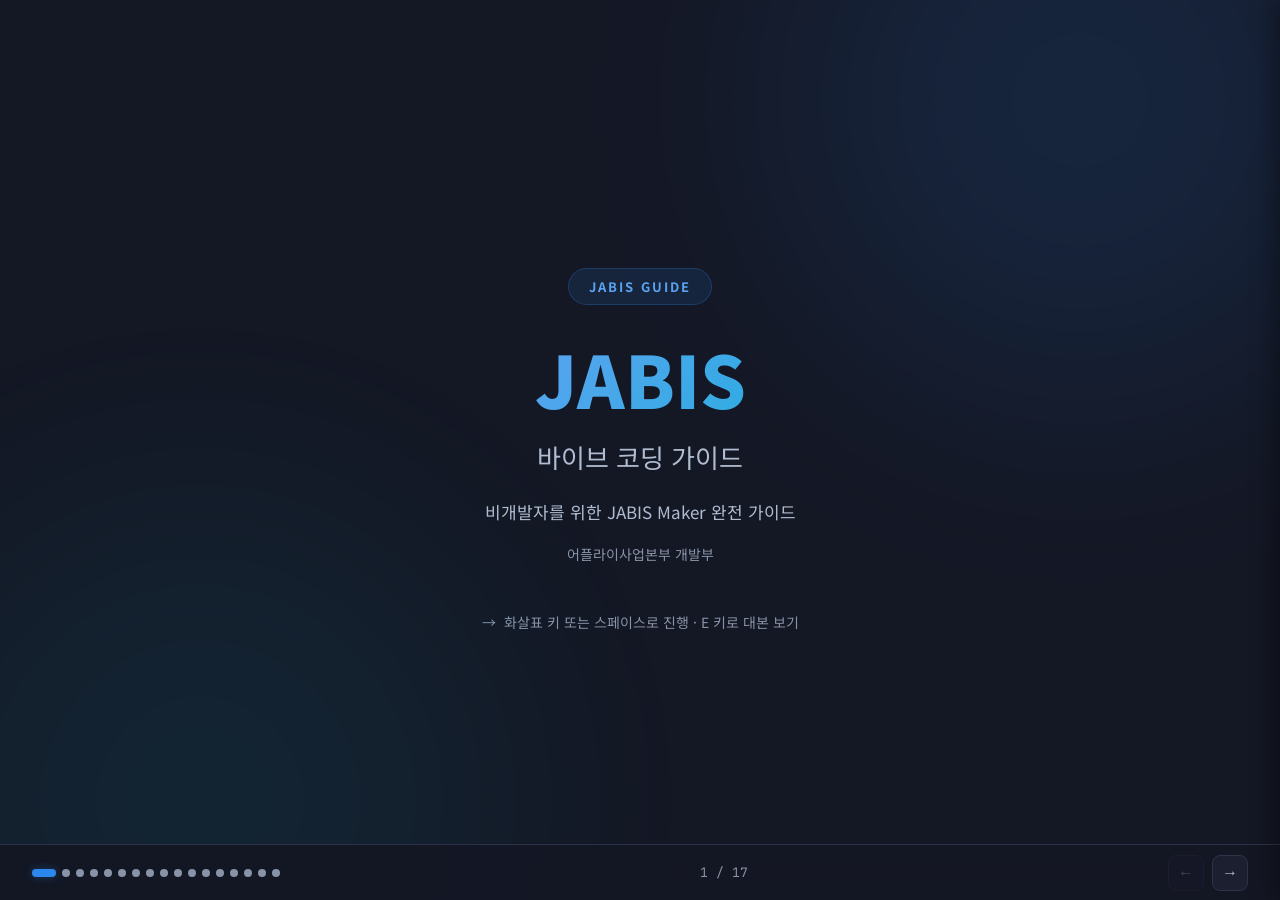
<file: jabis-guide/index.html>
<!DOCTYPE html>
<html lang="ko">
<head>
<meta charset="UTF-8">
<meta name="viewport" content="width=device-width, initial-scale=1.0">
<title>JABIS & 바이브 코딩 가이드</title>
<link href="https://fonts.googleapis.com/css2?family=Inter:wght@300;400;500;600;700;800;900&family=JetBrains+Mono:wght@400;500;600&family=Noto+Sans+KR:wght@300;400;500;600;700;800&display=swap" rel="stylesheet">
<link rel="stylesheet" href="../shared/editor.css">
<style>
  :root {
    --bg-dark: #141724;
    --bg-card: #1b1f30;
    --bg-card-hover: #252a3e;
    --accent: #2B87EC;
    --accent-light: #5BA3F0;
    --accent-glow: rgba(43, 135, 236, 0.3);
    --green: #22c55e;
    --orange: #f59e0b;
    --pink: #ec4899;
    --cyan: #06b6d4;
    --red: #ef4444;
    --text: #f0f4f8;
    --text-dim: #b0bcd0;
    --text-muted: #8893a7;
    --border: #2d3348;
  }

  * { margin: 0; padding: 0; box-sizing: border-box; }

  /* Scrollbar */
  ::-webkit-scrollbar { width: 6px; height: 6px; }
  ::-webkit-scrollbar-track { background: transparent; }
  ::-webkit-scrollbar-thumb { background: rgba(176, 188, 208, 0.25); border-radius: 3px; }
  ::-webkit-scrollbar-thumb:hover { background: rgba(176, 188, 208, 0.4); }
  * { scrollbar-width: thin; scrollbar-color: rgba(176, 188, 208, 0.25) transparent; }

  body {
    font-family: 'Noto Sans KR', 'Inter', sans-serif;
    background: var(--bg-dark);
    color: var(--text);
    overflow: hidden;
    height: 100vh;
    width: 100vw;
  }

  .slides-wrapper {
    position: relative;
    width: 100vw;
    height: 100vh;
    transition: width 0.3s cubic-bezier(0.16, 1, 0.3, 1);
  }
  .slides-wrapper.editor-open { width: calc(100vw - 420px); }

  .slide {
    position: absolute;
    top: 0; left: 0;
    width: 100%; height: 100%;
    display: flex;
    flex-direction: column;
    justify-content: center;
    align-items: center;
    padding: 60px 80px;
    opacity: 0;
    transform: translateX(60px);
    transition: all 0.6s cubic-bezier(0.16, 1, 0.3, 1);
    pointer-events: none;
    overflow-y: auto;
  }
  .slide.active { opacity: 1; transform: translateX(0); pointer-events: auto; }
  .slide.prev { opacity: 0; transform: translateX(-60px); }

  .reveal-step {
    opacity: 0;
    transform: translateY(24px);
    transition: opacity 0.5s ease, transform 0.5s ease;
    pointer-events: none;
  }
  .reveal-step.revealed { opacity: 1; transform: translateY(0); pointer-events: auto; }

  /* Bg glow effects */
  .bg-glow {
    position: absolute;
    width: 600px; height: 600px;
    border-radius: 50%;
    filter: blur(120px);
    opacity: 0.12;
    pointer-events: none;
    z-index: 0;
  }
  .bg-glow.blue { background: var(--accent); top: -200px; right: -100px; }
  .bg-glow.cyan { background: var(--cyan); bottom: -200px; left: -100px; }
  .bg-glow.green { background: var(--green); top: -150px; left: -100px; }
  .bg-glow.orange { background: var(--orange); bottom: -150px; right: -100px; }
  .bg-glow.pink { background: var(--pink); top: -100px; right: -200px; }

  /* Common elements */
  .slide-tag {
    display: inline-block;
    font-size: 13px;
    font-weight: 700;
    text-transform: uppercase;
    letter-spacing: 2px;
    color: var(--accent-light);
    background: rgba(43, 135, 236, 0.12);
    border: 1px solid rgba(43, 135, 236, 0.25);
    padding: 8px 20px;
    border-radius: 100px;
    margin-bottom: 20px;
  }

  .section-header {
    text-align: center;
    margin-bottom: 40px;
    position: relative;
    z-index: 1;
  }
  .section-header h2 {
    font-size: 42px;
    font-weight: 800;
    margin-bottom: 12px;
    line-height: 1.3;
  }
  .section-header p {
    font-size: 18px;
    color: var(--text-dim);
    max-width: 650px;
    margin: 0 auto;
    line-height: 1.7;
  }

  .cards-grid {
    display: grid;
    gap: 16px;
    max-width: 960px;
    width: 100%;
    position: relative;
    z-index: 1;
  }
  .cards-grid.cols-2 { grid-template-columns: repeat(2, 1fr); }
  .cards-grid.cols-3 { grid-template-columns: repeat(3, 1fr); }
  .cards-grid.cols-4 { grid-template-columns: repeat(4, 1fr); }

  .card {
    background: var(--bg-card);
    border: 1px solid var(--border);
    border-radius: 12px;
    padding: 24px;
    transition: all 0.3s;
  }
  .card:hover {
    background: var(--bg-card-hover);
    border-color: rgba(43, 135, 236, 0.3);
  }
  .card-icon {
    font-size: 32px;
    margin-bottom: 12px;
  }
  .card h4 {
    font-size: 17px;
    font-weight: 700;
    margin-bottom: 8px;
    color: var(--text);
  }
  .card p {
    font-size: 15px;
    color: var(--text-dim);
    line-height: 1.7;
  }

  /* Title slide */
  .slide-title {
    font-size: 72px;
    font-weight: 900;
    background: linear-gradient(135deg, var(--accent-light), var(--cyan));
    -webkit-background-clip: text;
    -webkit-text-fill-color: transparent;
    background-clip: text;
    margin-bottom: 8px;
    animation: shimmer 3s ease-in-out infinite;
    background-size: 200% 200%;
  }
  @keyframes shimmer {
    0%, 100% { background-position: 0% 50%; }
    50% { background-position: 100% 50%; }
  }
  .slide-subtitle {
    font-size: 26px;
    color: var(--text-dim);
    font-weight: 400;
    margin-bottom: 24px;
  }
  .init-hint {
    margin-top: 48px;
    font-size: 14px;
    color: var(--text-muted);
    display: flex;
    align-items: center;
    gap: 8px;
    animation: pulse 2s ease-in-out infinite;
  }
  @keyframes pulse { 0%, 100% { opacity: 0.5; } 50% { opacity: 1; } }

  /* Architecture diagram */
  .arch-box {
    background: var(--bg-card);
    border: 1px solid var(--border);
    border-radius: 10px;
    padding: 16px 22px;
    text-align: center;
    font-size: 15px;
    font-weight: 600;
    transition: all 0.3s;
    position: relative;
  }
  .arch-box.primary {
    border-color: rgba(43, 135, 236, 0.4);
    background: rgba(43, 135, 236, 0.08);
  }
  .arch-box small {
    display: block;
    font-size: 13px;
    color: var(--text-muted);
    font-weight: 400;
    margin-top: 4px;
  }
  .arch-connector {
    width: 2px;
    height: 24px;
    background: var(--border);
    margin: 0 auto;
  }
  .arch-connector.h {
    width: 100%;
    height: 2px;
    margin: 12px 0;
  }

  /* Flow diagram */
  .flow-row {
    display: flex;
    align-items: center;
    gap: 16px;
    position: relative;
    z-index: 1;
  }
  .flow-box {
    background: var(--bg-card);
    border: 1px solid var(--border);
    border-radius: 12px;
    padding: 20px 28px;
    text-align: center;
    min-width: 160px;
  }
  .flow-box.highlight {
    border-color: rgba(43, 135, 236, 0.5);
    background: rgba(43, 135, 236, 0.08);
    box-shadow: 0 0 24px rgba(43, 135, 236, 0.1);
  }
  .flow-box .icon { font-size: 32px; margin-bottom: 8px; }
  .flow-box .label { font-size: 16px; font-weight: 700; }
  .flow-box .desc { font-size: 13px; color: var(--text-muted); margin-top: 4px; }
  .flow-arrow {
    font-size: 24px;
    color: var(--accent);
    flex-shrink: 0;
  }

  /* Code block */
  .code-block {
    background: #0d1117;
    border: 1px solid var(--border);
    border-radius: 10px;
    padding: 24px 28px;
    font-family: 'JetBrains Mono', monospace;
    font-size: 15px;
    line-height: 1.8;
    color: #e6edf3;
    max-width: 700px;
    width: 100%;
    position: relative;
    z-index: 1;
    overflow-x: auto;
  }
  .code-block .comment { color: #8b949e; }
  .code-block .keyword { color: #ff7b72; }
  .code-block .string { color: #a5d6ff; }
  .code-block .func { color: #d2a8ff; }
  .code-block .tag { color: #7ee787; }
  .code-block .accent { color: var(--accent-light); }

  /* Do/Don't columns */
  .do-dont {
    display: grid;
    grid-template-columns: 1fr 1fr;
    gap: 20px;
    max-width: 900px;
    width: 100%;
    position: relative;
    z-index: 1;
  }
  .do-col, .dont-col {
    border-radius: 12px;
    padding: 24px;
  }
  .do-col {
    background: rgba(34, 197, 94, 0.06);
    border: 1px solid rgba(34, 197, 94, 0.2);
  }
  .dont-col {
    background: rgba(239, 68, 68, 0.06);
    border: 1px solid rgba(239, 68, 68, 0.2);
  }
  .do-col h4 { color: var(--green); font-size: 17px; margin-bottom: 16px; }
  .dont-col h4 { color: var(--red); font-size: 17px; margin-bottom: 16px; }
  .rule-item {
    font-size: 15px;
    line-height: 1.8;
    padding: 10px 0;
    border-bottom: 1px solid rgba(255,255,255,0.05);
    color: var(--text);
  }
  .rule-item:last-child { border-bottom: none; }
  .rule-item code {
    font-family: 'JetBrains Mono', monospace;
    font-size: 13px;
    background: rgba(255,255,255,0.08);
    padding: 3px 8px;
    border-radius: 4px;
    color: var(--accent-light);
  }

  /* Warning card */
  .warn-card {
    background: rgba(245, 158, 11, 0.06);
    border: 1px solid rgba(245, 158, 11, 0.2);
    border-radius: 10px;
    padding: 16px 20px;
    display: flex;
    gap: 14px;
    align-items: flex-start;
    max-width: 800px;
    width: 100%;
  }
  .warn-card .warn-icon { font-size: 24px; flex-shrink: 0; margin-top: 2px; }
  .warn-card .warn-text h5 { font-size: 16px; font-weight: 700; margin-bottom: 6px; color: var(--text); }
  .warn-card .warn-text p { font-size: 15px; color: var(--text-dim); line-height: 1.7; }

  /* Phase pipeline */
  .phase-pipeline {
    display: flex;
    align-items: center;
    gap: 0;
    max-width: 860px;
    width: 100%;
    position: relative;
    z-index: 1;
  }
  .phase-item {
    flex: 1;
    text-align: center;
    position: relative;
  }
  .phase-item::after {
    content: '';
    position: absolute;
    top: 22px;
    right: -1px;
    width: calc(100%);
    height: 2px;
    background: var(--border);
    z-index: 0;
  }
  .phase-item:last-child::after { display: none; }
  .phase-dot {
    width: 52px; height: 52px;
    border-radius: 50%;
    background: var(--bg-card);
    border: 2px solid var(--border);
    display: flex;
    align-items: center;
    justify-content: center;
    font-size: 22px;
    margin: 0 auto 12px;
    position: relative;
    z-index: 1;
    transition: all 0.3s;
  }
  .phase-item.active .phase-dot {
    border-color: var(--accent);
    background: rgba(43, 135, 236, 0.15);
    box-shadow: 0 0 16px rgba(43, 135, 236, 0.3);
  }
  .phase-item.done .phase-dot {
    border-color: var(--green);
    background: rgba(34, 197, 94, 0.15);
  }
  .phase-label {
    font-size: 15px;
    font-weight: 600;
    color: var(--text);
  }
  .phase-desc {
    font-size: 13px;
    color: var(--text-dim);
    margin-top: 4px;
  }

  /* Role badge grid */
  .role-grid {
    display: flex;
    flex-wrap: wrap;
    gap: 10px;
    justify-content: center;
    max-width: 700px;
    position: relative;
    z-index: 1;
  }
  .role-badge {
    font-size: 14px;
    font-weight: 600;
    padding: 10px 20px;
    border-radius: 8px;
    background: var(--bg-card);
    border: 1px solid var(--border);
    color: var(--text);
    transition: all 0.3s;
  }
  .role-badge:hover {
    border-color: rgba(43, 135, 236, 0.3);
    color: var(--text);
  }

  /* Step card */
  .step-card {
    display: flex;
    gap: 16px;
    align-items: flex-start;
    padding: 16px 0;
    border-bottom: 1px solid rgba(255,255,255,0.04);
  }
  .step-card:last-child { border-bottom: none; }
  .step-num {
    width: 38px; height: 38px;
    border-radius: 50%;
    background: rgba(43, 135, 236, 0.15);
    border: 1px solid rgba(43, 135, 236, 0.3);
    display: flex;
    align-items: center;
    justify-content: center;
    font-size: 16px;
    font-weight: 700;
    color: var(--accent-light);
    flex-shrink: 0;
  }
  .step-content h5 {
    font-size: 17px;
    font-weight: 700;
    margin-bottom: 6px;
  }
  .step-content p {
    font-size: 15px;
    color: var(--text-dim);
    line-height: 1.7;
  }

  /* Template button */
  .tpl-btn {
    display: flex;
    align-items: center;
    gap: 10px;
    background: var(--bg-card);
    border: 1px solid var(--border);
    border-radius: 10px;
    padding: 14px 18px;
    transition: all 0.3s;
  }
  .tpl-btn:hover {
    background: var(--bg-card-hover);
    border-color: rgba(43, 135, 236, 0.3);
  }
  .tpl-btn .tpl-icon {
    font-size: 28px;
    flex-shrink: 0;
  }
  .tpl-btn .tpl-name {
    font-size: 17px;
    font-weight: 700;
  }
  .tpl-btn .tpl-desc {
    font-size: 14px;
    color: var(--text-dim);
    margin-top: 2px;
  }

  /* UI layout diagram */
  .ui-layout {
    display: grid;
    grid-template-columns: 220px 1fr;
    grid-template-rows: 1fr 70px;
    gap: 10px;
    max-width: 900px;
    width: 100%;
    height: 380px;
    position: relative;
    z-index: 1;
  }
  .ui-panel {
    background: var(--bg-card);
    border: 1px solid var(--border);
    border-radius: 10px;
    padding: 16px;
    position: relative;
    overflow: hidden;
  }
  .ui-panel .panel-label {
    font-size: 13px;
    font-weight: 700;
    text-transform: uppercase;
    letter-spacing: 1px;
    color: var(--accent-light);
    margin-bottom: 12px;
  }
  .ui-panel .panel-item {
    font-size: 14px;
    color: var(--text);
    padding: 7px 0;
    border-bottom: 1px solid rgba(255,255,255,0.04);
  }
  .ui-sidebar { grid-row: 1 / 3; }
  .ui-terminal { grid-column: 2; }
  .ui-input { grid-column: 2; }
  .ui-input .input-bar {
    display: flex;
    gap: 8px;
    align-items: center;
  }
  .ui-input .fake-input {
    flex: 1;
    background: rgba(255,255,255,0.04);
    border: 1px solid var(--border);
    border-radius: 8px;
    padding: 10px 16px;
    font-size: 13px;
    color: var(--text-dim);
  }
  .ui-input .fake-btn {
    padding: 10px 18px;
    border-radius: 8px;
    font-size: 13px;
    font-weight: 700;
    border: none;
    cursor: default;
  }
  .fake-btn.blue { background: var(--accent); color: #fff; }
  .fake-btn.purple { background: #7c3aed; color: #fff; }
  .fake-btn.indigo { background: #4f46e5; color: #fff; }

  /* Docs section grid */
  .docs-grid {
    display: grid;
    grid-template-columns: repeat(4, 1fr);
    gap: 12px;
    max-width: 800px;
    width: 100%;
    position: relative;
    z-index: 1;
  }
  .docs-item {
    background: var(--bg-card);
    border: 1px solid var(--border);
    border-radius: 10px;
    padding: 16px;
    text-align: center;
    transition: all 0.3s;
  }
  .docs-item:hover {
    border-color: rgba(43, 135, 236, 0.3);
  }
  .docs-item .docs-icon { font-size: 30px; margin-bottom: 10px; }
  .docs-item .docs-name { font-size: 14px; font-weight: 700; margin-bottom: 4px; }
  .docs-item .docs-count { font-size: 13px; color: var(--text-dim); }

  /* Night task vis */
  .night-tasks {
    display: flex;
    flex-direction: column;
    gap: 12px;
    max-width: 700px;
    width: 100%;
    position: relative;
    z-index: 1;
  }
  .night-task {
    display: flex;
    align-items: center;
    gap: 14px;
    background: var(--bg-card);
    border: 1px solid var(--border);
    border-radius: 10px;
    padding: 14px 20px;
  }
  .night-task .task-num {
    width: 34px; height: 34px;
    border-radius: 50%;
    background: rgba(99, 102, 241, 0.15);
    border: 1px solid rgba(99, 102, 241, 0.3);
    display: flex;
    align-items: center;
    justify-content: center;
    font-size: 15px;
    font-weight: 700;
    color: #a5b4fc;
    flex-shrink: 0;
  }
  .night-task .task-info { flex: 1; }
  .night-task .task-info .task-title { font-size: 16px; font-weight: 600; }
  .night-task .task-info .task-proj { font-size: 13px; color: var(--text-dim); margin-top: 3px; }
  .night-task .task-status { font-size: 20px; }
  .night-dep-arrow {
    text-align: center;
    color: var(--text-muted);
    font-size: 16px;
    margin: -4px 0;
  }

  /* Navigation */
  .nav-bar {
    position: fixed;
    bottom: 0;
    left: 0; right: 0;
    height: 56px;
    background: rgba(20, 23, 36, 0.9);
    backdrop-filter: blur(16px);
    border-top: 1px solid var(--border);
    display: flex;
    align-items: center;
    justify-content: space-between;
    padding: 0 32px;
    z-index: 100;
    transition: right 0.3s cubic-bezier(0.16, 1, 0.3, 1);
  }
  .nav-bar.editor-open { right: 420px; }
  .nav-dots { display: flex; gap: 6px; }
  .nav-dot {
    width: 8px; height: 8px;
    border-radius: 50%;
    background: var(--text-muted);
    border: none;
    cursor: pointer;
    transition: all 0.3s;
    padding: 0;
  }
  .nav-dot.active {
    background: var(--accent);
    box-shadow: 0 0 8px var(--accent-glow);
    width: 24px;
    border-radius: 4px;
  }
  .nav-info {
    font-size: 13px;
    color: var(--text-muted);
    font-family: 'JetBrains Mono', monospace;
  }
  .nav-arrows { display: flex; gap: 8px; }
  .nav-btn {
    width: 36px; height: 36px;
    border-radius: 8px;
    border: 1px solid var(--border);
    background: var(--bg-card);
    color: var(--text-dim);
    font-size: 16px;
    cursor: pointer;
    transition: all 0.2s;
    display: flex;
    align-items: center;
    justify-content: center;
  }
  .nav-btn:hover:not(:disabled) {
    background: var(--bg-card-hover);
    border-color: var(--accent);
    color: var(--accent-light);
  }
  .nav-btn:disabled { opacity: 0.3; cursor: default; }

  /* Editor panel itself is styled in shared/editor.css */

  /* Responsive */
  @media (max-width: 768px) {
    .slide { padding: 40px 24px; }
    .section-header h2 { font-size: 26px; }
    .slide-title { font-size: 42px; }
    .cards-grid.cols-2, .cards-grid.cols-3, .cards-grid.cols-4 { grid-template-columns: 1fr; }
    .do-dont { grid-template-columns: 1fr; }
    .flow-row { flex-direction: column; }
    .flow-arrow { transform: rotate(90deg); }
    .phase-pipeline { flex-wrap: wrap; justify-content: center; }
    .ui-layout { grid-template-columns: 1fr; height: auto; }
    .ui-sidebar { grid-row: auto; }
    .docs-grid { grid-template-columns: repeat(2, 1fr); }
  }
</style>
</head>
<body>

<div class="slides-wrapper">

  <!-- ═══════════ Slide 0: Title ═══════════ -->
  <div class="slide active" data-index="0">
    <div class="bg-glow blue"></div>
    <div class="bg-glow cyan" style="opacity: 0.08;"></div>
    <div class="slide-tag">JABIS Guide</div>
    <h1 class="slide-title">JABIS</h1>
    <div class="slide-subtitle">바이브 코딩 가이드</div>
    <div style="font-size: 17px; color: var(--text-dim); margin-bottom: 4px;">비개발자를 위한 JABIS Maker 완전 가이드</div>
    <div style="font-size: 14px; color: var(--text-muted); margin-top: 16px;">어플라이사업본부 개발부</div>
    <div class="init-hint">
      <span>&#8594;</span> 화살표 키 또는 스페이스로 진행 &middot; E 키로 대본 보기
    </div>
  </div>

  <!-- ═══════════ Slide 1: WHY ═══════════ -->
  <div class="slide" data-index="1">
    <div class="bg-glow orange"></div>
    <div class="section-header">
      <div class="slide-tag">Why JABIS</div>
      <h2>흩어진 업무 시스템</h2>
      <p>우리는 매일 얼마나 많은 시스템을 오갈까요?</p>
    </div>
    <div class="cards-grid cols-3" style="margin-bottom: 32px;">
      <div class="card" style="text-align: center;">
        <div class="card-icon">📧</div>
        <h4>이메일</h4>
        <p>Outlook, Gmail</p>
      </div>
      <div class="card" style="text-align: center;">
        <div class="card-icon">📊</div>
        <h4>문서/데이터</h4>
        <p>엑셀, 구글시트</p>
      </div>
      <div class="card" style="text-align: center;">
        <div class="card-icon">💬</div>
        <h4>메신저</h4>
        <p>Teams, Slack</p>
      </div>
      <div class="card" style="text-align: center;">
        <div class="card-icon">📋</div>
        <h4>결재</h4>
        <p>그룹웨어</p>
      </div>
      <div class="card" style="text-align: center;">
        <div class="card-icon">📅</div>
        <h4>일정</h4>
        <p>캘린더</p>
      </div>
      <div class="card" style="text-align: center;">
        <div class="card-icon">🔧</div>
        <h4>프로젝트</h4>
        <p>Jira, Notion</p>
      </div>
    </div>
    <div class="reveal-step">
      <div style="text-align: center; max-width: 600px;">
        <div style="font-size: 32px; margin-bottom: 12px;">&#8595;</div>
        <div style="font-size: 24px; font-weight: 700; color: var(--accent-light);">
          "이 모든 것을 하나로 합칠 수는 없을까?"
        </div>
        <div style="font-size: 16px; color: var(--text-dim); margin-top: 8px;">
          데이터가 흩어지고, 같은 정보를 여러 곳에 반복 입력하는 비효율
        </div>
      </div>
    </div>
  </div>

  <!-- ═══════════ Slide 2: WHAT ═══════════ -->
  <div class="slide" data-index="2">
    <div class="bg-glow blue"></div>
    <div class="section-header">
      <div class="slide-tag">What is JABIS</div>
      <h2>JABIS란?</h2>
      <p>JINHAK AI Based Integration System<br>15개 역할 기반 통합 경영정보시스템</p>
    </div>
    <div class="role-grid" style="margin-bottom: 32px;">
      <div class="role-badge">Developer</div>
      <div class="role-badge">HR (인사)</div>
      <div class="role-badge">Finance (재무)</div>
      <div class="role-badge">Sales (영업)</div>
      <div class="role-badge">Planner (기획)</div>
      <div class="role-badge">Designer (디자인)</div>
      <div class="role-badge">Operation (운영)</div>
      <div class="role-badge">Marketer</div>
      <div class="role-badge">Team Lead</div>
      <div class="role-badge">Manager</div>
      <div class="role-badge">Executive</div>
      <div class="role-badge">CEO</div>
      <div class="role-badge">AI Admin</div>
      <div class="role-badge">System Admin</div>
      <div class="role-badge">Portal</div>
    </div>
    <div class="reveal-step">
      <div class="cards-grid cols-4" style="max-width: 800px;">
        <div class="card" style="text-align: center; padding: 16px;">
          <div style="font-size: 20px; margin-bottom: 6px;">🤖</div>
          <div style="font-size: 14px; font-weight: 600;">AI 업무보고</div>
        </div>
        <div class="card" style="text-align: center; padding: 16px;">
          <div style="font-size: 20px; margin-bottom: 6px;">📝</div>
          <div style="font-size: 14px; font-weight: 600;">전자결재</div>
        </div>
        <div class="card" style="text-align: center; padding: 16px;">
          <div style="font-size: 20px; margin-bottom: 6px;">📊</div>
          <div style="font-size: 14px; font-weight: 600;">대시보드</div>
        </div>
        <div class="card" style="text-align: center; padding: 16px;">
          <div style="font-size: 20px; margin-bottom: 6px;">📅</div>
          <div style="font-size: 14px; font-weight: 600;">캘린더</div>
        </div>
      </div>
      <div style="text-align: center; font-size: 13px; color: var(--text-muted); margin-top: 12px;">
        역할마다 다른 메뉴, 공통 기능은 모두 공유
      </div>
    </div>
  </div>

  <!-- ═══════════ Slide 3: Architecture ═══════════ -->
  <div class="slide" data-index="3">
    <div class="bg-glow cyan"></div>
    <div class="section-header">
      <div class="slide-tag">Architecture</div>
      <h2>시스템 아키텍처</h2>
      <p>K3s 클러스터 위의 마이크로 프론트엔드</p>
    </div>
    <div style="max-width: 760px; width: 100%; position: relative; z-index: 1;">
      <!-- Top layer -->
      <div style="display: flex; gap: 12px; justify-content: center; margin-bottom: 0;">
        <div class="arch-box" style="flex: 1;">🔐 인증서버<small>jabis-cert</small></div>
        <div class="arch-box primary" style="flex: 1;">🚀 API Gateway<small>라우팅 + 인증</small></div>
        <div class="arch-box" style="flex: 1;">🎨 디자인 시스템<small>@jabis/ui</small></div>
      </div>
      <div class="arch-connector"></div>
      <!-- Department apps -->
      <div class="reveal-step">
        <div style="display: flex; gap: 10px; flex-wrap: wrap; justify-content: center; margin-bottom: 0;">
          <div class="arch-box" style="min-width: 130px;">🏠 포털<small>/</small></div>
          <div class="arch-box" style="min-width: 130px;">📋 전자결재<small>/approval</small></div>
          <div class="arch-box" style="min-width: 130px;">👥 인사<small>/hr</small></div>
          <div class="arch-box" style="min-width: 130px;">💰 재무<small>/finance</small></div>
          <div class="arch-box" style="min-width: 130px;">📈 영업<small>/sales</small></div>
        </div>
        <div class="arch-connector"></div>
        <div style="display: flex; gap: 12px; justify-content: center;">
          <div class="arch-box" style="flex: 1;">🗄️ PostgreSQL<small>데이터베이스</small></div>
          <div class="arch-box" style="flex: 1;">⚡ Redis<small>캐시</small></div>
        </div>
      </div>
    </div>
  </div>

  <!-- ═══════════ Slide 4: Vibe Coding ═══════════ -->
  <div class="slide" data-index="4">
    <div class="bg-glow pink"></div>
    <div class="section-header">
      <div class="slide-tag">Vibe Coding</div>
      <h2>바이브 코딩이란?</h2>
      <p>AI에게 자연어로 말하면, 코드가 나온다</p>
    </div>
    <div class="do-dont" style="margin-bottom: 24px;">
      <div style="background: rgba(255,255,255,0.02); border: 1px solid var(--border); border-radius: 12px; padding: 24px; text-align: center;">
        <div style="font-size: 14px; font-weight: 700; color: var(--text-muted); margin-bottom: 16px;">BEFORE</div>
        <div style="font-size: 36px; margin-bottom: 12px;">💻</div>
        <div style="font-size: 17px; font-weight: 600; margin-bottom: 8px;">IDE + 코딩 지식</div>
        <div style="font-size: 15px; color: var(--text-dim); line-height: 1.7;">
          변수, 함수, 클래스, 프레임워크<br>
          수년간의 학습 필요
        </div>
      </div>
      <div style="background: rgba(43, 135, 236, 0.05); border: 1px solid rgba(43, 135, 236, 0.2); border-radius: 12px; padding: 24px; text-align: center;">
        <div style="font-size: 14px; font-weight: 700; color: var(--accent-light); margin-bottom: 16px;">AFTER</div>
        <div style="font-size: 36px; margin-bottom: 12px;">🗣️</div>
        <div style="font-size: 17px; font-weight: 600; margin-bottom: 8px;">자연어 설명 &rarr; AI가 구현</div>
        <div style="font-size: 15px; color: var(--text-dim); line-height: 1.7;">
          "로그인 페이지 만들어줘"<br>
          말로 설명하면 코드가 나온다
        </div>
      </div>
    </div>
    <div class="reveal-step">
      <div class="code-block" style="max-width: 600px;">
        <span class="comment">// 이렇게 말하면...</span><br>
        <span class="string">"로그인 페이지를 만들어줘.<br>
        &nbsp;이메일과 비밀번호 입력 필드가 있고,<br>
        &nbsp;로그인 버튼을 누르면 API를 호출해서<br>
        &nbsp;토큰을 받아와."</span><br><br>
        <span class="comment">// &rarr; 실제 동작하는 코드가 생성된다</span>
      </div>
    </div>
  </div>

  <!-- ═══════════ Slide 5: Limits ═══════════ -->
  <div class="slide" data-index="5">
    <div class="bg-glow orange"></div>
    <div class="section-header">
      <div class="slide-tag">The Limits</div>
      <h2>비개발자 바이브 코딩의 벽</h2>
      <p>혼자 바이브 코딩하면 부딪히는 4가지 한계</p>
    </div>
    <div class="cards-grid cols-2">
      <div class="card" style="border-color: rgba(239, 68, 68, 0.2);">
        <div class="card-icon">🧠</div>
        <h4>컨텍스트 부재</h4>
        <p>AI는 우리 회사의 시스템 구조, API, DB 스키마를 모릅니다. 매번 처음부터 설명해야 합니다.</p>
      </div>
      <div class="card" style="border-color: rgba(239, 68, 68, 0.2);">
        <div class="card-icon">🎨</div>
        <h4>UI 일관성 깨짐</h4>
        <p>AI가 MUI, Ant Design 등 제각각인 라이브러리를 사용해 디자인 시스템이 무너집니다.</p>
      </div>
      <div class="card" style="border-color: rgba(239, 68, 68, 0.2);">
        <div class="card-icon">🔗</div>
        <h4>통합 실패</h4>
        <p>API 호출 규칙, 인증 토큰 처리, 에러 핸들링을 모르면 다른 시스템과 연동이 안 됩니다.</p>
      </div>
      <div class="card" style="border-color: rgba(239, 68, 68, 0.2);">
        <div class="card-icon">🚀</div>
        <h4>배포 불가</h4>
        <p>Docker, Kubernetes, Helm... 인프라 지식 없이는 만든 코드를 서비스에 올릴 수 없습니다.</p>
      </div>
    </div>
  </div>

  <!-- ═══════════ Slide 6: Maker ═══════════ -->
  <div class="slide" data-index="6">
    <div class="bg-glow blue"></div>
    <div class="section-header">
      <div class="slide-tag">The Solution</div>
      <h2>JABIS Maker</h2>
      <p>바이브 코딩의 한계를 해결하는 플랫폼</p>
    </div>
    <div class="cards-grid cols-2">
      <div class="card" style="border-color: rgba(34, 197, 94, 0.2);">
        <div style="display: flex; align-items: center; gap: 10px; margin-bottom: 10px;">
          <span style="font-size: 26px;">🌐</span>
          <h4 style="margin: 0; color: var(--green);">웹 브라우저만 있으면 됨</h4>
        </div>
        <p>개발 환경 설치 불필요. 브라우저에서 바로 접속해서 코딩 시작.</p>
      </div>
      <div class="card" style="border-color: rgba(34, 197, 94, 0.2);">
        <div style="display: flex; align-items: center; gap: 10px; margin-bottom: 10px;">
          <span style="font-size: 26px;">📚</span>
          <h4 style="margin: 0; color: var(--green);">전체 문서 자동 주입</h4>
        </div>
        <p>22개 프로젝트의 아키텍처, API, DB 스키마가 AI에게 자동 전달.</p>
      </div>
      <div class="card" style="border-color: rgba(34, 197, 94, 0.2);">
        <div style="display: flex; align-items: center; gap: 10px; margin-bottom: 10px;">
          <span style="font-size: 26px;">📏</span>
          <h4 style="margin: 0; color: var(--green);">MakeBible 규칙 내장</h4>
        </div>
        <p>디자인 시스템, API 규칙, 코딩 컨벤션을 AI가 자동으로 준수.</p>
      </div>
      <div class="card" style="border-color: rgba(34, 197, 94, 0.2);">
        <div style="display: flex; align-items: center; gap: 10px; margin-bottom: 10px;">
          <span style="font-size: 26px;">🚀</span>
          <h4 style="margin: 0; color: var(--green);">자동 배포</h4>
        </div>
        <p>git push만 하면 ArgoCD가 K8s에 자동 배포. 인프라 지식 불필요.</p>
      </div>
    </div>
  </div>

  <!-- ═══════════ Slide 7: How ═══════════ -->
  <div class="slide" data-index="7">
    <div class="bg-glow cyan"></div>
    <div class="section-header">
      <div class="slide-tag">How it Works</div>
      <h2>동작 원리</h2>
      <p>웹 브라우저에서 입력하면 실시간으로 코딩이 진행됩니다</p>
    </div>
    <div class="flow-row" style="margin-bottom: 36px;">
      <div class="flow-box">
        <div class="icon">🌐</div>
        <div class="label">웹 브라우저</div>
        <div class="desc">프롬프트 입력</div>
      </div>
      <div class="flow-arrow">&rarr;</div>
      <div class="flow-box highlight">
        <div class="icon">⚡</div>
        <div class="label">JABIS Maker</div>
        <div class="desc">WebSocket 서버</div>
      </div>
      <div class="flow-arrow">&rarr;</div>
      <div class="flow-box">
        <div class="icon">🤖</div>
        <div class="label">Claude Code</div>
        <div class="desc">CLI 실행</div>
      </div>
      <div class="flow-arrow">&rarr;</div>
      <div class="flow-box">
        <div class="icon">📁</div>
        <div class="label">프로젝트</div>
        <div class="desc">파일 읽기/수정</div>
      </div>
    </div>
    <div class="reveal-step">
      <div style="max-width: 600px; text-align: center;">
        <div style="background: var(--bg-card); border: 1px solid var(--border); border-radius: 12px; padding: 20px 28px;">
          <div style="font-size: 17px; font-weight: 700; color: var(--accent-light); margin-bottom: 10px;">실시간 스트리밍</div>
          <div style="font-size: 15px; color: var(--text-dim); line-height: 1.8;">
            AI가 어떤 파일을 열었는지, 어떤 코드를 작성하는지<br>
            실시간으로 화면에 표시됩니다.<br>
            <span style="color: var(--text-muted);">마치 옆에서 개발자가 코딩하는 걸 지켜보는 것과 같습니다.</span>
          </div>
        </div>
      </div>
    </div>
  </div>

  <!-- ═══════════ Slide 8: UI Overview ═══════════ -->
  <div class="slide" data-index="8">
    <div class="bg-glow blue"></div>
    <div class="section-header">
      <div class="slide-tag">UI Overview</div>
      <h2>화면 구성 이해하기</h2>
      <p>세 영역만 기억하세요</p>
    </div>
    <div class="ui-layout">
      <!-- Sidebar -->
      <div class="ui-panel ui-sidebar">
        <div class="panel-label">사이드바</div>
        <div class="panel-item">📁 <strong>프로젝트</strong> 목록</div>
        <div class="panel-item">💬 <strong>세션</strong> 목록</div>
        <div class="panel-item">📜 <strong>대화 기록</strong></div>
        <div style="margin-top: 12px; font-size: 13px; color: var(--text-muted); line-height: 1.6;">
          프로젝트를 선택하고<br>+ 버튼으로 세션 생성
        </div>
      </div>
      <!-- Terminal -->
      <div class="ui-panel ui-terminal">
        <div class="panel-label">터미널 (채팅 영역)</div>
        <div style="font-size: 14px; color: var(--text-dim); line-height: 1.8;">
          <div style="color: var(--orange); margin-bottom: 6px; font-size: 14px;">You: "로그인 페이지를 만들어줘"</div>
          <div style="background: rgba(43, 135, 236, 0.08); padding: 6px 10px; border-radius: 4px; margin-bottom: 6px; font-size: 13px; color: var(--accent-light);">Tool: Read src/pages/Login.tsx</div>
          <div style="background: rgba(34, 197, 94, 0.08); padding: 6px 10px; border-radius: 4px; margin-bottom: 6px; font-size: 13px; color: var(--green);">Result: File read successfully</div>
          <div style="color: var(--text); font-size: 14px;">Claude: "로그인 페이지를 수정하겠습니다..."</div>
        </div>
      </div>
      <!-- Input -->
      <div class="ui-panel ui-input">
        <div class="input-bar">
          <div class="fake-input">Claude에게 보낼 프롬프트를 입력하세요...</div>
          <div class="fake-btn blue">Send</div>
          <div class="fake-btn purple">Ultra</div>
          <div class="fake-btn indigo">Night</div>
        </div>
      </div>
    </div>
  </div>

  <!-- ═══════════ Slide 9: First Steps ═══════════ -->
  <div class="slide" data-index="9">
    <div class="bg-glow green"></div>
    <div class="section-header">
      <div class="slide-tag">Getting Started</div>
      <h2>첫 대화까지</h2>
      <p>5단계로 시작하세요</p>
    </div>
    <div style="max-width: 640px; width: 100%; position: relative; z-index: 1;">
      <div class="step-card">
        <div class="step-num">1</div>
        <div class="step-content">
          <h5>로그인</h5>
          <p>브라우저에서 JABIS Maker에 접속, 발급받은 계정으로 로그인</p>
        </div>
      </div>
      <div class="step-card">
        <div class="step-num">2</div>
        <div class="step-content">
          <h5>프로젝트 선택</h5>
          <p>왼쪽 사이드바에서 작업할 프로젝트를 찾고, <strong>+ 버튼</strong>으로 세션 생성</p>
        </div>
      </div>
      <div class="step-card">
        <div class="step-num">3</div>
        <div class="step-content">
          <h5>세션 연결 확인</h5>
          <p>터미널에 <span style="color: var(--green);">"세션 연결됨"</span> 메시지가 나타나면 준비 완료</p>
        </div>
      </div>
      <div class="step-card">
        <div class="step-num">4</div>
        <div class="step-content">
          <h5>프롬프트 입력</h5>
          <p>하단 입력창에 하고 싶은 작업을 입력하고 <strong>Send</strong> 클릭 (또는 Enter)</p>
        </div>
      </div>
      <div class="step-card">
        <div class="step-num">5</div>
        <div class="step-content">
          <h5>응답 확인</h5>
          <p><span style="color: var(--accent-light);">파란 카드</span> = 도구 사용, <span style="color: var(--green);">초록 카드</span> = 실행 결과, 일반 텍스트 = AI 설명</p>
        </div>
      </div>
    </div>
  </div>

  <!-- ═══════════ Slide 10: Templates ═══════════ -->
  <div class="slide" data-index="10">
    <div class="bg-glow blue"></div>
    <div class="section-header">
      <div class="slide-tag">Prompt Templates</div>
      <h2>프롬프트 템플릿 활용</h2>
      <p>입력창 위의 버튼으로 빠르게 시작하세요</p>
    </div>
    <div class="cards-grid cols-3" style="max-width: 780px;">
      <div class="tpl-btn">
        <div class="tpl-icon">🔍</div>
        <div>
          <div class="tpl-name">Explore</div>
          <div class="tpl-desc">프로젝트 구조 분석</div>
        </div>
      </div>
      <div class="tpl-btn">
        <div class="tpl-icon">📋</div>
        <div>
          <div class="tpl-name">Plan</div>
          <div class="tpl-desc">구현 계획 수립</div>
        </div>
      </div>
      <div class="tpl-btn">
        <div class="tpl-icon">🛠️</div>
        <div>
          <div class="tpl-name">Implement</div>
          <div class="tpl-desc">코드 구현 + 테스트</div>
        </div>
      </div>
      <div class="tpl-btn">
        <div class="tpl-icon">🐛</div>
        <div>
          <div class="tpl-name">Debug</div>
          <div class="tpl-desc">버그 분석 + 수정</div>
        </div>
      </div>
      <div class="tpl-btn">
        <div class="tpl-icon">📝</div>
        <div>
          <div class="tpl-name">Review</div>
          <div class="tpl-desc">코드 리뷰</div>
        </div>
      </div>
      <div class="tpl-btn">
        <div class="tpl-icon">🔄</div>
        <div>
          <div class="tpl-name">Refactor</div>
          <div class="tpl-desc">코드 개선</div>
        </div>
      </div>
    </div>
    <div class="reveal-step" style="margin-top: 28px;">
      <div style="background: var(--bg-card); border: 1px solid var(--border); border-radius: 12px; padding: 20px 28px; max-width: 600px; text-align: center;">
        <div style="font-size: 17px; font-weight: 700; color: var(--accent-light); margin-bottom: 10px;">새 기능 개발 추천 순서</div>
        <div style="display: flex; align-items: center; justify-content: center; gap: 14px; font-size: 16px; font-weight: 600;">
          <span>🔍 Explore</span>
          <span style="color: var(--text-muted);">&rarr;</span>
          <span>📋 Plan</span>
          <span style="color: var(--text-muted);">&rarr;</span>
          <span>🛠️ Implement</span>
          <span style="color: var(--text-muted);">&rarr;</span>
          <span>📝 Review</span>
        </div>
      </div>
    </div>
  </div>

  <!-- ═══════════ Slide 11: Ultra ═══════════ -->
  <div class="slide" data-index="11">
    <div class="bg-glow pink"></div>
    <div class="section-header">
      <div class="slide-tag">Ultra Mode</div>
      <h2>Ultra 모드</h2>
      <p>복잡한 작업을 5단계로 자동 처리합니다</p>
    </div>
    <div class="phase-pipeline" style="margin-bottom: 36px;">
      <div class="phase-item done">
        <div class="phase-dot">📄</div>
        <div class="phase-label">컨텍스트</div>
        <div class="phase-desc">문서 수집</div>
      </div>
      <div class="phase-item done">
        <div class="phase-dot">🔍</div>
        <div class="phase-label">분석</div>
        <div class="phase-desc">체크리스트 생성</div>
      </div>
      <div class="phase-item active">
        <div class="phase-dot">⚡</div>
        <div class="phase-label">구현</div>
        <div class="phase-desc">코드 작성</div>
      </div>
      <div class="phase-item">
        <div class="phase-dot">✅</div>
        <div class="phase-label">검증</div>
        <div class="phase-desc">테스트 + 재시도</div>
      </div>
      <div class="phase-item">
        <div class="phase-dot">📊</div>
        <div class="phase-label">요약</div>
        <div class="phase-desc">리포트 생성</div>
      </div>
    </div>
    <div class="reveal-step">
      <div class="cards-grid cols-3" style="max-width: 780px;">
        <div class="card" style="text-align: center; padding: 18px;">
          <div style="font-size: 15px; font-weight: 700; color: var(--cyan); margin-bottom: 6px;">jabis-docs 자동 수집</div>
          <div style="font-size: 14px; color: var(--text-dim);">관련 문서를 AI에게 자동으로 주입</div>
        </div>
        <div class="card" style="text-align: center; padding: 18px;">
          <div style="font-size: 15px; font-weight: 700; color: var(--orange); margin-bottom: 6px;">자동 재시도</div>
          <div style="font-size: 14px; color: var(--text-dim);">검증 실패 시 자동으로 수정 시도</div>
        </div>
        <div class="card" style="text-align: center; padding: 18px;">
          <div style="font-size: 15px; font-weight: 700; color: var(--green); margin-bottom: 6px;">진행률 표시</div>
          <div style="font-size: 14px; color: var(--text-dim);">체크리스트와 페이즈로 진행 상황 확인</div>
        </div>
      </div>
    </div>
  </div>

  <!-- ═══════════ Slide 12: Night ═══════════ -->
  <div class="slide" data-index="12">
    <div class="bg-glow blue" style="opacity: 0.08;"></div>
    <div class="section-header">
      <div class="slide-tag" style="background: rgba(99, 102, 241, 0.1); border-color: rgba(99, 102, 241, 0.2); color: #818cf8;">Night Mode</div>
      <h2>Night 모드</h2>
      <p>여러 작업을 등록하고, 자동으로 순차 실행합니다</p>
    </div>
    <div class="night-tasks" style="margin-bottom: 24px;">
      <div class="night-task">
        <div class="task-num">1</div>
        <div class="task-info">
          <div class="task-title">인사 페이지 출석 기능 추가</div>
          <div class="task-proj">jabis-hr</div>
        </div>
        <div class="task-status">✅</div>
      </div>
      <div class="night-dep-arrow">&#8595; 의존</div>
      <div class="night-task">
        <div class="task-num">2</div>
        <div class="task-info">
          <div class="task-title">출석 API 엔드포인트 등록</div>
          <div class="task-proj">jabis-api-gateway</div>
        </div>
        <div class="task-status">🔄</div>
      </div>
      <div class="night-dep-arrow">&#8595; 의존</div>
      <div class="night-task">
        <div class="task-num">3</div>
        <div class="task-info">
          <div class="task-title">대시보드에 출석 위젯 추가</div>
          <div class="task-proj">jabis</div>
        </div>
        <div class="task-status">⏳</div>
      </div>
    </div>
    <div class="reveal-step">
      <div style="display: flex; gap: 16px; max-width: 700px; width: 100; position: relative; z-index: 1;">
        <div class="card" style="flex: 1; text-align: center; padding: 16px;">
          <div style="font-size: 18px; margin-bottom: 6px;">📦</div>
          <div style="font-size: 14px; font-weight: 600;">자동 git push</div>
          <div style="font-size: 13px; color: var(--text-muted); margin-top: 4px;">완료 시 자동 커밋 & 푸시</div>
        </div>
        <div class="card" style="flex: 1; text-align: center; padding: 16px;">
          <div style="font-size: 18px; margin-bottom: 6px;">🛡️</div>
          <div style="font-size: 14px; font-weight: 600;">품질 게이트</div>
          <div style="font-size: 13px; color: var(--text-muted); margin-top: 4px;">빌드/테스트 자동 검증</div>
        </div>
        <div class="card" style="flex: 1; text-align: center; padding: 16px;">
          <div style="font-size: 18px; margin-bottom: 6px;">🔔</div>
          <div style="font-size: 14px; font-weight: 600;">완료 알림</div>
          <div style="font-size: 13px; color: var(--text-muted); margin-top: 4px;">브라우저 + 이메일 알림</div>
        </div>
      </div>
    </div>
  </div>

  <!-- ═══════════ Slide 13: Docs ═══════════ -->
  <div class="slide" data-index="13">
    <div class="bg-glow cyan"></div>
    <div class="section-header">
      <div class="slide-tag">JABIS Docs</div>
      <h2>jabis-docs: AI의 뇌</h2>
      <p>문서를 잘 쓰면, AI가 잘 만든다</p>
    </div>
    <div class="docs-grid" style="margin-bottom: 28px;">
      <div class="docs-item">
        <div class="docs-icon">📋</div>
        <div class="docs-name">기능 명세</div>
        <div class="docs-count">22개 프로젝트</div>
      </div>
      <div class="docs-item">
        <div class="docs-icon">🔌</div>
        <div class="docs-name">API 스펙</div>
        <div class="docs-count">전체 엔드포인트</div>
      </div>
      <div class="docs-item">
        <div class="docs-icon">🗄️</div>
        <div class="docs-name">DB 스키마</div>
        <div class="docs-count">11개 스키마</div>
      </div>
      <div class="docs-item">
        <div class="docs-icon">📜</div>
        <div class="docs-name">코딩 정책</div>
        <div class="docs-count">14개 문서</div>
      </div>
      <div class="docs-item">
        <div class="docs-icon">🤖</div>
        <div class="docs-name">AI 프롬프트</div>
        <div class="docs-count">자동화 템플릿</div>
      </div>
      <div class="docs-item">
        <div class="docs-icon">🏗️</div>
        <div class="docs-name">아키텍처</div>
        <div class="docs-count">시스템 설계</div>
      </div>
      <div class="docs-item">
        <div class="docs-icon">🚀</div>
        <div class="docs-name">온보딩</div>
        <div class="docs-count">시작 가이드</div>
      </div>
      <div class="docs-item">
        <div class="docs-icon">🎨</div>
        <div class="docs-name">디자인 시스템</div>
        <div class="docs-count">UI 컴포넌트</div>
      </div>
    </div>
    <div class="reveal-step">
      <div style="max-width: 640px; width: 100%; position: relative; z-index: 1;">
        <div style="display: flex; align-items: center; gap: 16px; background: var(--bg-card); border: 1px solid var(--border); border-radius: 12px; padding: 20px;">
          <div style="font-size: 32px;">⚡</div>
          <div>
            <div style="font-size: 17px; font-weight: 700; color: var(--accent-light); margin-bottom: 6px;">Ultra 모드 = jabis-docs 자동 주입</div>
            <div style="font-size: 15px; color: var(--text-dim); line-height: 1.7;">
              Ultra 모드를 실행하면 관련 문서가 AI에게 자동으로 전달됩니다.<br>
              <span style="color: var(--text-muted);">그래서 새 기능을 추가하면 jabis-docs도 함께 업데이트하세요.</span>
            </div>
          </div>
        </div>
      </div>
    </div>
  </div>

  <!-- ═══════════ Slide 14: MakeBible ═══════════ -->
  <div class="slide" data-index="14">
    <div class="bg-glow blue"></div>
    <div class="section-header">
      <div class="slide-tag">MakeBible</div>
      <h2>바이브 코딩의 대전제</h2>
      <p>이 규칙을 지켜야 통합이 됩니다</p>
    </div>
    <div class="do-dont">
      <div class="do-col">
        <h4>&#10003; 반드시 이렇게</h4>
        <div class="rule-item">UI 컴포넌트는 <code>@jabis/ui</code>만 사용</div>
        <div class="rule-item">아이콘은 <code>lucide-react</code>만 사용</div>
        <div class="rule-item">스타일은 <code>Tailwind CSS</code> 클래스만</div>
        <div class="rule-item">색상은 시맨틱 토큰 <code>bg-primary</code></div>
        <div class="rule-item">API는 <code>GET</code>과 <code>POST</code>만</div>
        <div class="rule-item">상태관리는 <code>Zustand</code>만</div>
      </div>
      <div class="dont-col">
        <h4>&#10007; 절대 금지</h4>
        <div class="rule-item">MUI, Ant Design, react-bootstrap</div>
        <div class="rule-item">Font Awesome, 다른 아이콘 라이브러리</div>
        <div class="rule-item">인라인 스타일 <code>style={{}}</code></div>
        <div class="rule-item">직접 색상 <code>#FF0000</code></div>
        <div class="rule-item">PUT, PATCH, DELETE 메소드</div>
        <div class="rule-item">Redux, MobX, Context 남용</div>
      </div>
    </div>
    <div class="reveal-step" style="margin-top: 20px;">
      <div style="text-align: center; font-size: 15px; color: var(--text-dim); max-width: 500px;">
        AI가 이 규칙을 이미 알고 있지만, 여러분이 알고 있으면 더 정확한 결과를 얻을 수 있습니다.
      </div>
    </div>
  </div>

  <!-- ═══════════ Slide 15: Pitfalls ═══════════ -->
  <div class="slide" data-index="15">
    <div class="bg-glow orange"></div>
    <div class="section-header">
      <div class="slide-tag">Tips &amp; Pitfalls</div>
      <h2>흔한 실수 &amp; 꿀팁</h2>
      <p>미리 알면 시행착오를 줄일 수 있습니다</p>
    </div>
    <div style="display: flex; flex-direction: column; gap: 12px; max-width: 720px; width: 100%; position: relative; z-index: 1;">
      <div class="warn-card">
        <div class="warn-icon">⚠️</div>
        <div class="warn-text">
          <h5>MUI/Ant Design 사용 &rarr; 통합 깨짐</h5>
          <p>다른 UI 라이브러리를 쓰면 JABIS 디자인 시스템과 충돌합니다. 반드시 @jabis/ui만 사용하세요.</p>
        </div>
      </div>
      <div class="warn-card">
        <div class="warn-icon">🚨</div>
        <div class="warn-text">
          <h5>git push = 즉시 배포</h5>
          <p>ArgoCD가 자동으로 K8s에 배포합니다. push 전에 반드시 코드를 확인하세요.</p>
        </div>
      </div>
      <div class="warn-card">
        <div class="warn-icon">💡</div>
        <div class="warn-text">
          <h5>미리보기는 <code>pnpm build:preview</code></h5>
          <p><code>pnpm build</code>로 하면 빈 흰 화면이 나올 수 있습니다. 반드시 <code>build:preview</code>를 사용하세요.</p>
        </div>
      </div>
      <div class="warn-card">
        <div class="warn-icon">🔗</div>
        <div class="warn-text">
          <h5>jabis-common 수정 후 consumer sync 필수</h5>
          <p>공통 라이브러리 수정 후 모든 소비 프로젝트에서 submodule 업데이트를 해야 합니다.</p>
        </div>
      </div>
    </div>
  </div>

  <!-- ═══════════ Slide 16: Summary ═══════════ -->
  <div class="slide" data-index="16">
    <div class="bg-glow blue"></div>
    <div class="bg-glow cyan" style="opacity: 0.06; top: auto; bottom: -200px; left: auto; right: -100px;"></div>
    <div class="section-header" style="margin-bottom: 32px;">
      <div class="slide-tag">Wrap Up</div>
      <h2>정리</h2>
    </div>
    <div style="max-width: 640px; width: 100%; position: relative; z-index: 1;">
      <div style="display: flex; flex-direction: column; gap: 16px; margin-bottom: 36px;">
        <div style="display: flex; gap: 14px; align-items: flex-start;">
          <div style="width: 34px; height: 34px; border-radius: 50%; background: rgba(43, 135, 236, 0.15); border: 1px solid rgba(43, 135, 236, 0.3); display: flex; align-items: center; justify-content: center; font-size: 15px; font-weight: 700; color: var(--accent-light); flex-shrink: 0;">1</div>
          <div style="font-size: 19px; font-weight: 600; line-height: 1.6; padding-top: 2px;">JABIS는 <span style="color: var(--accent-light);">15개 역할 기반</span>의 통합 경영정보시스템</div>
        </div>
        <div style="display: flex; gap: 14px; align-items: flex-start;">
          <div style="width: 34px; height: 34px; border-radius: 50%; background: rgba(43, 135, 236, 0.15); border: 1px solid rgba(43, 135, 236, 0.3); display: flex; align-items: center; justify-content: center; font-size: 15px; font-weight: 700; color: var(--accent-light); flex-shrink: 0;">2</div>
          <div style="font-size: 19px; font-weight: 600; line-height: 1.6; padding-top: 2px;">JABIS Maker는 비개발자도 <span style="color: var(--green);">바이브 코딩</span>으로 만들 수 있게 해주는 플랫폼</div>
        </div>
        <div style="display: flex; gap: 14px; align-items: flex-start;">
          <div style="width: 34px; height: 34px; border-radius: 50%; background: rgba(43, 135, 236, 0.15); border: 1px solid rgba(43, 135, 236, 0.3); display: flex; align-items: center; justify-content: center; font-size: 15px; font-weight: 700; color: var(--accent-light); flex-shrink: 0;">3</div>
          <div style="font-size: 19px; font-weight: 600; line-height: 1.6; padding-top: 2px;"><span style="color: var(--cyan);">jabis-docs</span>가 AI의 뇌, <span style="color: var(--orange);">MakeBible</span>이 품질 보장</div>
        </div>
      </div>
      <div class="reveal-step">
        <div style="background: rgba(43, 135, 236, 0.06); border: 1px solid rgba(43, 135, 236, 0.2); border-radius: 12px; padding: 28px; text-align: center;">
          <div style="font-size: 24px; margin-bottom: 12px;">📝</div>
          <div style="font-size: 24px; font-weight: 700; color: var(--accent-light); margin-bottom: 8px;">
            "문서를 잘 쓰면, AI가 잘 만든다."
          </div>
          <div style="font-size: 16px; color: var(--text-dim);">Q&A</div>
        </div>
      </div>
    </div>
  </div>

</div>

<!-- Navigation Bar -->
<div class="nav-bar">
  <div class="nav-dots" id="navDots"></div>
  <div class="nav-info" id="navInfo">1 / 17</div>
  <div class="nav-arrows">
    <button class="nav-btn" id="prevBtn" onclick="navigate(-1)">&#8592;</button>
    <button class="nav-btn" id="nextBtn" onclick="navigate(1)">&#8594;</button>
  </div>
</div>

<script src="./scripts.js"></script>
<script src="../shared/editor.js"></script>
<script>
  let currentSlide = 0;
  const slides = document.querySelectorAll('.slide');
  const totalSlides = slides.length;

  PPTEditor.init({
    navigate: (dir) => navigate(dir),
    scripts: SCRIPTS,
    totalSlides,
    getCurrentSlide: () => currentSlide,
    goToSlide: (i) => goToSlide(i),
    storageKey: 'ppt-scripts-jabis',
    githubPath: 'jabis-guide/scripts.js',
    logColor: '#2B87EC',
    enableTimer: true,
  });

  const dotsContainer = document.getElementById('navDots');
  for (let i = 0; i < totalSlides; i++) {
    const dot = document.createElement('button');
    dot.className = 'nav-dot' + (i === 0 ? ' active' : '');
    dot.onclick = () => goToSlide(i);
    dotsContainer.appendChild(dot);
  }

  function goToSlide(index) {
    if (index < 0 || index >= totalSlides || index === currentSlide) return;
    const direction = index > currentSlide ? 1 : -1;
    const oldSlide = slides[currentSlide];
    const newSlide = slides[index];

    oldSlide.classList.remove('active');
    oldSlide.querySelectorAll('.reveal-step').forEach(s => s.classList.remove('revealed'));
    if (direction > 0) oldSlide.classList.add('prev');
    else oldSlide.classList.remove('prev');

    newSlide.style.transition = 'none';
    newSlide.style.opacity = '0';
    newSlide.style.transform = direction > 0 ? 'translateX(60px)' : 'translateX(-60px)';
    newSlide.classList.remove('prev');

    currentSlide = index;
    localStorage.setItem('ppt-last-slide-jabis', index);
    newSlide.scrollTop = 0;

    requestAnimationFrame(() => {
      requestAnimationFrame(() => {
        newSlide.style.transition = '';
        newSlide.style.opacity = '';
        newSlide.style.transform = '';
        newSlide.classList.add('active');
      });
    });
    updateUI();
    PPTEditor.onSlideChange(index);
  }

  function navigate(dir) {
    if (dir > 0) {
      const steps = slides[currentSlide].querySelectorAll('.reveal-step:not(.revealed)');
      if (steps.length > 0) { steps[0].classList.add('revealed'); return; }
    }
    if (dir < 0) {
      const revealed = slides[currentSlide].querySelectorAll('.reveal-step.revealed');
      if (revealed.length > 0) { revealed[revealed.length - 1].classList.remove('revealed'); return; }
    }
    goToSlide(currentSlide + dir);
  }

  function updateUI() {
    document.querySelectorAll('.nav-dot').forEach((dot, i) => dot.classList.toggle('active', i === currentSlide));
    document.getElementById('navInfo').textContent = `${currentSlide + 1} / ${totalSlides}`;
    document.getElementById('prevBtn').disabled = currentSlide === 0;
    document.getElementById('nextBtn').disabled = currentSlide === totalSlides - 1;
  }

  document.addEventListener('keydown', (e) => {
    if (PPTEditor.handleKey(e)) return;
    if (e.key === 'ArrowRight' || e.key === ' ') { e.preventDefault(); navigate(1); }
    if (e.key === 'ArrowLeft') { e.preventDefault(); navigate(-1); }
    if (e.key === 'Home') { e.preventDefault(); goToSlide(0); }
    if (e.key === 'End') { e.preventDefault(); goToSlide(totalSlides - 1); }
  });


  const savedSlide = parseInt(localStorage.getItem('ppt-last-slide-jabis'));
  if (savedSlide > 0 && savedSlide < totalSlides) {
    slides[0].classList.remove('active');
    slides[0].classList.add('prev');
    slides[savedSlide].classList.add('active');
    currentSlide = savedSlide;
  }
  updateUI();
  PPTEditor.logScript(currentSlide);
</script>

</body>
</html>
</file>
<file: shared/editor.css>
/* Script Editor (shared) — themed via each deck's CSS variables */

.script-editor-overlay {
  position: fixed;
  top: 0; right: 0; bottom: 0;
  width: 420px;
  background: var(--bg-dark);
  border-left: 1px solid var(--border);
  z-index: 999;
  display: flex;
  flex-direction: column;
  box-shadow: -4px 0 24px rgba(0,0,0,0.4);
  transform: translateX(100%);
  transition: transform 0.3s cubic-bezier(0.16, 1, 0.3, 1);
  pointer-events: none;
}
.script-editor-overlay.open {
  transform: translateX(0);
  pointer-events: auto;
}

.script-editor {
  width: 100%;
  height: 100%;
  background: var(--bg-dark);
  display: flex;
  flex-direction: column;
}

.script-editor-header {
  display: flex;
  align-items: center;
  justify-content: space-between;
  padding: 14px 16px;
  border-bottom: 1px solid var(--border);
}
.script-editor-title {
  font-size: 15px;
  font-weight: 700;
  color: var(--text);
}
.script-editor-nav {
  display: flex;
  gap: 8px;
  align-items: center;
}
.script-editor-nav button {
  background: var(--bg-card);
  border: 1px solid var(--border);
  color: var(--text);
  width: 32px; height: 32px;
  border-radius: 8px;
  cursor: pointer;
  font-size: 14px;
  display: flex;
  align-items: center;
  justify-content: center;
  transition: background 0.2s;
}
.script-editor-nav button:hover { background: var(--bg-card-hover); }

.script-editor-timer {
  display: flex;
  align-items: center;
  justify-content: space-between;
  padding: 10px 16px;
  border-bottom: 1px solid var(--border);
  background: var(--bg-card);
}
.timer-display {
  font-family: 'JetBrains Mono', monospace;
  font-size: 22px;
  font-weight: 700;
  color: var(--text);
  letter-spacing: 2px;
  font-variant-numeric: tabular-nums;
}
.timer-display.running { color: var(--accent-light); }
.timer-controls { display: flex; gap: 6px; }
.timer-btn {
  background: var(--bg-card);
  border: 1px solid var(--border);
  color: var(--text);
  height: 30px;
  padding: 0 12px;
  border-radius: 8px;
  cursor: pointer;
  font-size: 12px;
  font-weight: 600;
  display: inline-flex;
  align-items: center;
  justify-content: center;
  transition: all 0.2s;
}
.timer-btn:hover { background: var(--bg-card-hover); }
.timer-btn.primary {
  background: var(--accent);
  border-color: var(--accent);
  color: #fff;
}
.timer-btn.primary:hover { background: var(--accent-light); border-color: var(--accent-light); }

.script-editor-body {
  padding: 12px 16px;
  flex: 1;
  overflow: hidden;
  display: flex;
  flex-direction: column;
}
.script-editor-body textarea {
  width: 100%;
  flex: 1;
  min-height: 0;
  background: #0d1117;
  border: 1px solid #21262d;
  border-radius: 8px;
  padding: 16px;
  font-family: 'Noto Sans KR', sans-serif;
  font-size: 14px;
  line-height: 1.8;
  color: #e2e8f0;
  resize: none;
  outline: none;
}
.script-editor-body textarea:focus { border-color: var(--accent); }

.script-editor-footer {
  display: flex;
  flex-wrap: wrap;
  align-items: center;
  justify-content: space-between;
  padding: 12px 16px;
  border-top: 1px solid var(--border);
  gap: 8px;
}
.script-editor-footer .hint { font-size: 11px; color: var(--text-muted); }
.script-editor-footer .actions { display: flex; gap: 8px; }

.btn-reset {
  padding: 6px 14px;
  border-radius: 8px;
  border: 1px solid var(--border);
  background: transparent;
  color: var(--text-dim);
  font-size: 13px;
  cursor: pointer;
  transition: all 0.2s;
}
.btn-reset:hover { background: rgba(239,68,68,0.1); color: var(--red); border-color: var(--red); }

.btn-save {
  padding: 6px 18px;
  border-radius: 8px;
  border: none;
  background: var(--accent);
  color: #fff;
  font-size: 13px;
  font-weight: 600;
  cursor: pointer;
  transition: all 0.2s;
}
.btn-save:hover { background: var(--accent-light); }

.save-toast {
  position: fixed;
  top: 24px;
  right: 24px;
  background: var(--green);
  color: #fff;
  padding: 10px 20px;
  border-radius: 8px;
  font-size: 14px;
  font-weight: 600;
  z-index: 1100;
  opacity: 0;
  transform: translateY(-8px);
  transition: all 0.3s;
  pointer-events: none;
}
.save-toast.show { opacity: 1; transform: translateY(0); }
</file>
